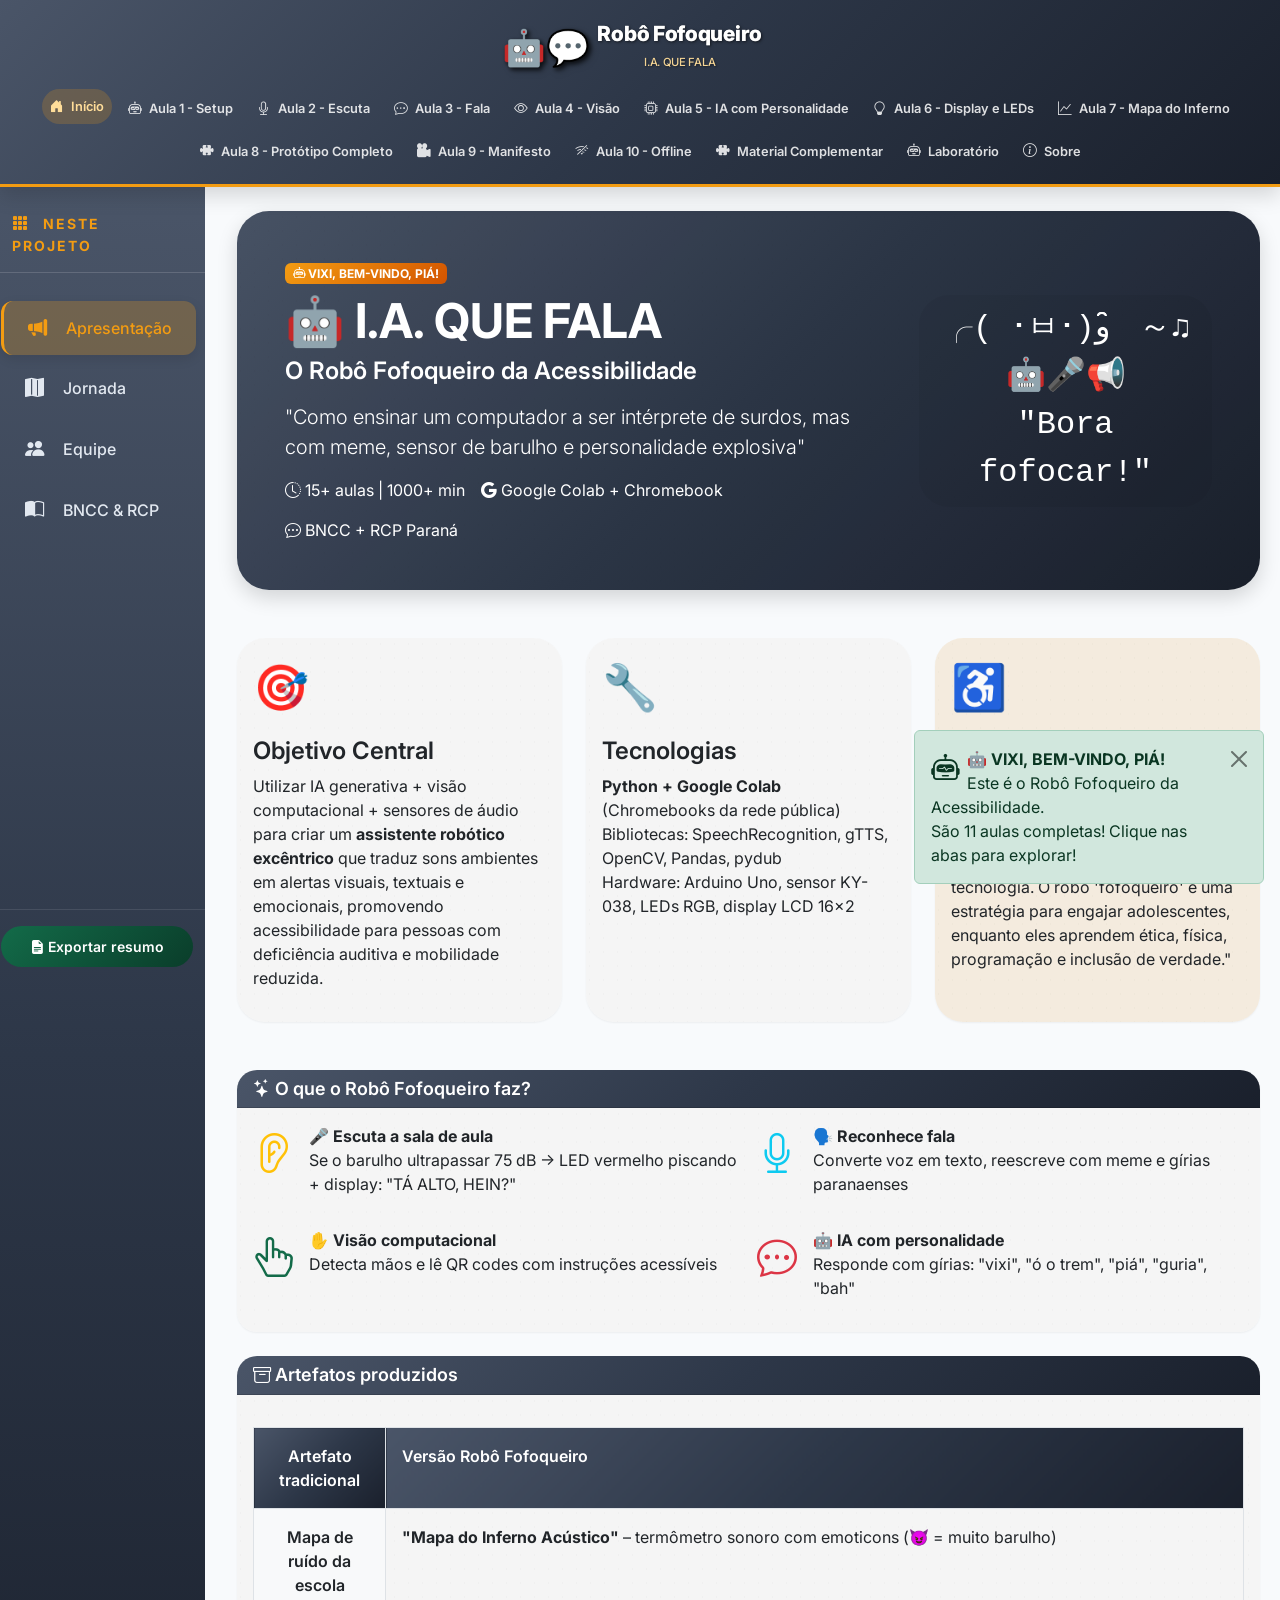
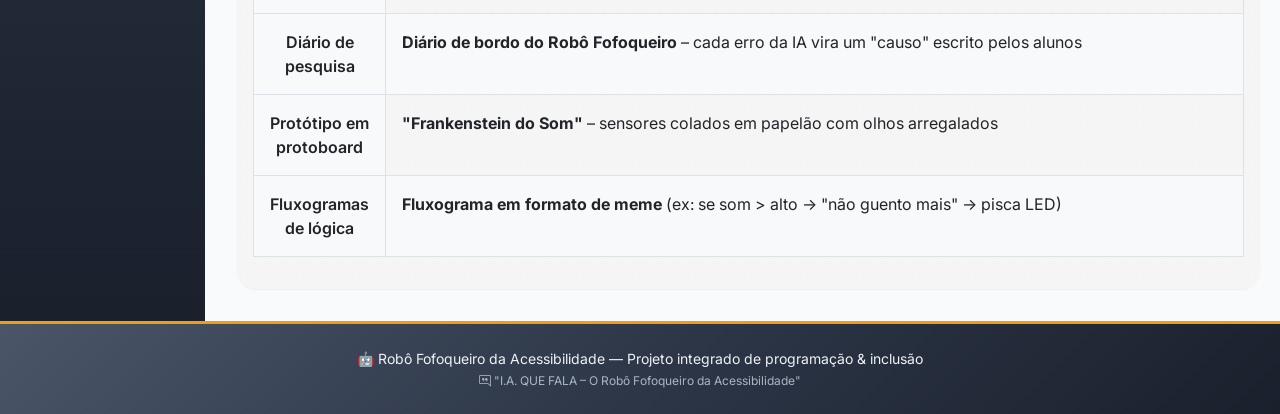
<file: index.html>
<!doctype html>
<html lang="pt-BR">
  <head>
    <meta charset="UTF-8" />
    <meta
      name="viewport"
      content="width=device-width, initial-scale=1.0, user-scalable=yes"
    />
    <title>Robô Fofoqueiro | I.A. QUE FALA</title>
    <!-- Bootstrap 5 + Icons + Google Fonts -->
    <link
      href="https://cdn.jsdelivr.net/npm/bootstrap@5.3.0-alpha1/dist/css/bootstrap.min.css"
      rel="stylesheet"
    />
    <link
      rel="stylesheet"
      href="https://cdn.jsdelivr.net/npm/bootstrap-icons@1.11.3/font/bootstrap-icons.min.css"
    />
    <link
      href="https://fonts.googleapis.com/css2?family=Inter:opsz,wght@14..32,300;14..32,400;14..32,600;14..32,700;14..32,800&display=swap"
      rel="stylesheet"
    />
    <!-- CSS Custom -->
    <link rel="stylesheet" href="assets/css/style.css" />
  </head>

  <body>
    <!-- MENU SUPERIOR (projeto principal) -->
    <nav class="navbar navbar-expand-lg menu-projeto-principal sticky-top">
      <div class="container-fluid px-4">
        <a
          class="navbar-brand d-flex align-items-center gap-2"
          href="index.html"
        >
          <span class="robo-icon-principal">🤖💬</span>
          <span class="brand-text-principal"
            >Robô Fofoqueiro<br /><small class="sub-brand-principal"
              >I.A. QUE FALA</small
            ></span
          >
        </a>
        <button
          class="navbar-toggler"
          type="button"
          data-bs-toggle="collapse"
          data-bs-target="#menuProjetoPrincipal"
          aria-controls="menuProjetoPrincipal"
          aria-expanded="false"
          aria-label="Toggle navigation"
        >
          <span class="navbar-toggler-icon"></span>
        </button>
        <div class="collapse navbar-collapse" id="menuProjetoPrincipal">
          <ul class="navbar-nav ms-auto mb-2 mb-lg-0 gap-2">
            <li class="nav-item">
              <a
                class="nav-link active-projeto"
                data-projeto-aba="inicio"
                href="index.html"
                ><i class="bi bi-house-door-fill"></i> Início</a
              >
            </li>
            <li class="nav-item">
              <a class="nav-link" href="pages/aula_01.html"
                ><i class="bi bi-robot"></i> Aula 1 - Setup</a
              >
            </li>
            <li class="nav-item">
              <a class="nav-link" href="pages/aula_02.html"
                ><i class="bi bi-mic"></i> Aula 2 - Escuta</a
              >
            </li>
            <li class="nav-item">
              <a class="nav-link" href="pages/aula_03.html"
                ><i class="bi bi-chat-dots"></i> Aula 3 - Fala</a
              >
            </li>
            <li class="nav-item">
              <a class="nav-link" href="pages/aula_04.html"
                ><i class="bi bi-eye"></i> Aula 4 - Visão</a
              >
            </li>
            <li class="nav-item">
              <a class="nav-link" href="pages/aula_05.html"
                ><i class="bi bi-cpu"></i> Aula 5 - IA com Personalidade</a
              >
            </li>
            <li class="nav-item">
              <a class="nav-link" href="pages/aula_06.html"
                ><i class="bi bi-lightbulb"></i> Aula 6 - Display e LEDs</a
              >
            </li>
            <li class="nav-item">
              <a class="nav-link" href="pages/aula_07.html"
                ><i class="bi bi-graph-up"></i> Aula 7 - Mapa do Inferno</a
              >
            </li>
            <li class="nav-item">
              <a class="nav-link" href="pages/aula_08.html"
                ><i class="bi bi-puzzle-fill"></i> Aula 8 - Protótipo
                Completo</a
              >
            </li>
            <li class="nav-item">
              <a
                class="nav-link"
                data-projeto-aba="aula9"
                href="pages/aula_09.html"
                ><i class="bi bi-camera-reels-fill"></i> Aula 9 - Manifesto</a
              >
            </li>
            <li class="nav-item">
              <a class="nav-link" href="pages/aula_10.html"
                ><i class="bi bi-wifi-off"></i> Aula 10 - Offline</a
              >
            </li>
            <li class="nav-item">
              <a class="nav-link" href="pages/material_complementar.html"
                ><i class="bi bi-puzzle-fill"></i> Material Complementar</a
              >
            </li>
            <li class="nav-item">
              <a class="nav-link" href="pages/laboratorio.html"
                ><i class="bi bi-robot"></i> Laboratório</a
              >
            </li>
            <li class="nav-item">
              <a class="nav-link" data-projeto-aba="sobre" href="#"
                ><i class="bi bi-info-circle"></i> Sobre</a
              >
            </li>
          </ul>
        </div>
      </div>
    </nav>

    <!-- CONTEÚDO PRINCIPAL COM LAYOUT: MENU LATERAL + ÁREA DE CONTEÚDO -->
    <div class="container-fluid main-layout">
      <div class="row">
        <!-- MENU LATERAL (abas internas da página inicial) -->
        <aside class="col-lg-2 col-md-3 col-sm-4 sidebar-lateral px-0">
          <div class="sidebar-sticky">
            <div class="sidebar-header">
              <i class="bi bi-grid-3x3-gap-fill"></i> Neste projeto
            </div>
            <ul class="nav nav-pills flex-column mb-auto" id="sidebarMenu">
              <li class="nav-item">
                <a
                  href="#"
                  class="nav-link lateral-link active-lateral"
                  data-lateral-aba="apresentacao"
                >
                  <i class="bi bi-megaphone-fill"></i> Apresentação
                </a>
              </li>
              <li class="nav-item">
                <a
                  href="#"
                  class="nav-link lateral-link"
                  data-lateral-aba="jornada"
                >
                  <i class="bi bi-map-fill"></i> Jornada
                </a>
              </li>
              <li class="nav-item">
                <a
                  href="#"
                  class="nav-link lateral-link"
                  data-lateral-aba="equipe"
                >
                  <i class="bi bi-people-fill"></i> Equipe
                </a>
              </li>
              <li class="nav-item">
                <a
                  href="#"
                  class="nav-link lateral-link"
                  data-lateral-aba="bncc"
                >
                  <i class="bi bi-book-half"></i> BNCC & RCP
                </a>
              </li>
            </ul>
            <div class="sidebar-footer">
              <button
                id="btnExportarProjeto"
                class="btn btn-download-lateral w-100"
              >
                <i class="bi bi-file-earmark-text-fill"></i> Exportar resumo
              </button>
            </div>
          </div>
        </aside>

        <!-- ÁREA DE CONTEÚDO DINÂMICO -->
        <main class="col-lg-10 col-md-9 col-sm-8 conteudo-principal py-4">
          <!-- Aba 1: Apresentação do Projeto -->
          <div
            id="conteudoApresentacao"
            class="lateral-aba-conteudo active-lateral-aba"
          >
            <!-- Cabeçalho -->
            <div class="card border-0 shadow-lg mb-5 bg-degrade-header">
              <div class="card-body p-4 p-md-5">
                <div class="row align-items-center">
                  <div class="col-md-8">
                    <span class="badge bg-warning text-dark mb-2"
                      ><i class="bi bi-robot"></i> VIXI, BEM-VINDO, PIÁ!</span
                    >
                    <h1 class="display-5 fw-bold">🤖 I.A. QUE FALA</h1>
                    <h2 class="h3 mb-3">O Robô Fofoqueiro da Acessibilidade</h2>
                    <p class="lead mt-3">
                      "Como ensinar um computador a ser intérprete de surdos,
                      mas com meme, sensor de barulho e personalidade explosiva"
                    </p>
                    <div class="mt-3 d-flex flex-wrap gap-3">
                      <div>
                        <i class="bi bi-clock-history"></i> 15+ aulas | 1000+
                        min
                      </div>
                      <div>
                        <i class="bi bi-google"></i> Google Colab + Chromebook
                      </div>
                      <div>
                        <i class="bi bi-chat-dots"></i> BNCC + RCP Paraná
                      </div>
                    </div>
                  </div>
                  <div class="col-md-4 text-center">
                    <div class="robo-ascii-animado">
                      ╭( ･ㅂ･)و ̑̑ ～♫<br />🤖🎤📢<br />"Bora fofocar!"
                    </div>
                  </div>
                </div>
              </div>
            </div>

            <!-- Cards de introdução -->
            <div class="row g-4 mb-5">
              <div class="col-md-6 col-lg-4">
                <div class="card h-100 border-0 shadow-sm etapa-card">
                  <div class="card-body">
                    <div class="etapa-icon">🎯</div>
                    <h3>Objetivo Central</h3>
                    <p>
                      Utilizar IA generativa + visão computacional + sensores de
                      áudio para criar um
                      <strong>assistente robótico excêntrico</strong> que traduz
                      sons ambientes em alertas visuais, textuais e emocionais,
                      promovendo acessibilidade para pessoas com deficiência
                      auditiva e mobilidade reduzida.
                    </p>
                  </div>
                </div>
              </div>
              <div class="col-md-6 col-lg-4">
                <div class="card h-100 border-0 shadow-sm etapa-card">
                  <div class="card-body">
                    <div class="etapa-icon">🔧</div>
                    <h3>Tecnologias</h3>
                    <p>
                      <strong>Python + Google Colab</strong> (Chromebooks da
                      rede pública)<br />
                      Bibliotecas: SpeechRecognition, gTTS, OpenCV, Pandas,
                      pydub<br />
                      Hardware: Arduino Uno, sensor KY-038, LEDs RGB, display
                      LCD 16x2
                    </p>
                  </div>
                </div>
              </div>
              <div class="col-md-6 col-lg-4">
                <div
                  class="card h-100 border-0 shadow-sm etapa-card bg-inclusao"
                >
                  <div class="card-body">
                    <div class="etapa-icon">♿</div>
                    <h3>Acessibilidade com Humor</h3>
                    <p>
                      "O projeto não zomba da acessibilidade –
                      <strong>zomba do formato chato e engessado</strong> de
                      ensinar tecnologia. O robô 'fofoqueiro' é uma estratégia
                      para engajar adolescentes, enquanto eles aprendem ética,
                      física, programação e inclusão de verdade."
                    </p>
                  </div>
                </div>
              </div>
            </div>

            <!-- O que o robô faz -->
            <div class="card border-0 shadow-sm mb-4">
              <div class="card-header bg-grafite text-white">
                <h5 class="mb-0">
                  <i class="bi bi-stars"></i> O que o Robô Fofoqueiro faz?
                </h5>
              </div>
              <div class="card-body">
                <div class="row g-3">
                  <div class="col-md-6">
                    <div class="d-flex gap-3 mb-3">
                      <i class="bi bi-ear fs-1 text-warning"></i>
                      <div>
                        <strong>🎤 Escuta a sala de aula</strong><br />Se o
                        barulho ultrapassar 75 dB → LED vermelho piscando +
                        display: "TÁ ALTO, HEIN?"
                      </div>
                    </div>
                  </div>
                  <div class="col-md-6">
                    <div class="d-flex gap-3 mb-3">
                      <i class="bi bi-mic fs-1 text-info"></i>
                      <div>
                        <strong>🗣️ Reconhece fala</strong><br />Converte voz em
                        texto, reescreve com meme e gírias paranaenses
                      </div>
                    </div>
                  </div>
                  <div class="col-md-6">
                    <div class="d-flex gap-3 mb-3">
                      <i class="bi bi-hand-index-thumb fs-1 text-success"></i>
                      <div>
                        <strong>✋ Visão computacional</strong><br />Detecta
                        mãos e lê QR codes com instruções acessíveis
                      </div>
                    </div>
                  </div>
                  <div class="col-md-6">
                    <div class="d-flex gap-3 mb-3">
                      <i class="bi bi-chat-dots fs-1 text-danger"></i>
                      <div>
                        <strong>🤖 IA com personalidade</strong><br />Responde
                        com gírias: "vixi", "ó o trem", "piá", "guria", "bah"
                      </div>
                    </div>
                  </div>
                </div>
              </div>
            </div>

            <!-- Artefatos produzidos -->
            <div class="card border-0 shadow-sm">
              <div class="card-header bg-grafite text-white">
                <h5 class="mb-0">
                  <i class="bi bi-archive"></i> Artefatos produzidos
                </h5>
              </div>
              <div class="card-body">
                <div class="table-responsive">
                  <table class="tabela-etapas">
                    <thead>
                      <tr>
                        <th>Artefato tradicional</th>
                        <th>Versão Robô Fofoqueiro</th>
                      </tr>
                    </thead>
                    <tbody>
                      <tr>
                        <td>Mapa de ruído da escola</td>
                        <td>
                          <strong>"Mapa do Inferno Acústico"</strong> –
                          termômetro sonoro com emoticons (😈 = muito barulho)
                        </td>
                      </tr>
                      <tr>
                        <td>Diário de pesquisa</td>
                        <td>
                          <strong>Diário de bordo do Robô Fofoqueiro</strong> –
                          cada erro da IA vira um "causo" escrito pelos alunos
                        </td>
                      </tr>
                      <tr>
                        <td>Protótipo em protoboard</td>
                        <td>
                          <strong>"Frankenstein do Som"</strong> – sensores
                          colados em papelão com olhos arregalados
                        </td>
                      </tr>
                      <tr>
                        <td>Fluxogramas de lógica</td>
                        <td>
                          <strong>Fluxograma em formato de meme</strong> (ex: se
                          som > alto → "não guento mais" → pisca LED)
                        </td>
                      </tr>
                    </tbody>
                  </table>
                </div>
              </div>
            </div>
          </div>

          <!-- Aba 2: Jornada de Aprendizagem -->
          <div id="conteudoJornada" class="lateral-aba-conteudo">
            <div class="card border-0 shadow-lg mb-5 bg-degrade-header">
              <div class="card-body p-4 p-md-5">
                <h1 class="display-5 fw-bold">
                  <i class="bi bi-map-fill"></i> Mapa da Jornada
                </h1>
                <p class="lead">
                  10 passos para dominar o Robô Fofoqueiro – do setup à versão
                  offline
                </p>
              </div>
            </div>

            <div class="card border-0 shadow-sm mb-4">
              <div class="card-header bg-grafite text-white">
                <h5 class="mb-0">
                  <i class="bi bi-calendar-week"></i> Sequência recomendada de
                  aulas
                </h5>
              </div>
              <div class="card-body p-0">
                <div class="table-responsive">
                  <table class="tabela-etapas mb-0">
                    <thead>
                      <tr>
                        <th>#</th>
                        <th>Prompt</th>
                        <th>Foco</th>
                        <th>Tempo</th>
                      </tr>
                    </thead>
                    <tbody>
                      <tr>
                        <td>1</td>
                        <td><strong>Setup do ambiente</strong></td>
                        <td>Criar ambiente no Google Colab</td>
                        <td>1 aula</td>
                      </tr>
                      <tr>
                        <td>2</td>
                        <td><strong>Sensor de som irreverente</strong></td>
                        <td>Medir dB e tomar decisões com memes</td>
                        <td>2 aulas</td>
                      </tr>
                      <tr>
                        <td>3</td>
                        <td><strong>Reconhecimento de fala</strong></td>
                        <td>Converter voz em texto com personalidade</td>
                        <td>2 aulas</td>
                      </tr>
                      <tr>
                        <td>4</td>
                        <td><strong>Visão computacional simples</strong></td>
                        <td>Detectar mão e QR code com câmera</td>
                        <td>2 aulas</td>
                      </tr>
                      <tr>
                        <td>5</td>
                        <td><strong>Robô com personalidade</strong></td>
                        <td>Integrar IA generativa com regionalismo</td>
                        <td>2 aulas</td>
                      </tr>
                      <tr>
                        <td>6</td>
                        <td><strong>Display e LEDs</strong></td>
                        <td>Simular hardware ou usar física</td>
                        <td>2 aulas</td>
                      </tr>
                      <tr>
                        <td>7</td>
                        <td><strong>Mapa do Inferno Acústico</strong></td>
                        <td>Visualização de dados com emojis</td>
                        <td>1 aula</td>
                      </tr>
                      <tr>
                        <td>8</td>
                        <td><strong>Protótipo completo</strong></td>
                        <td>Integrar tudo em um sistema único</td>
                        <td>3 aulas</td>
                      </tr>
                      <tr>
                        <td>9</td>
                        <td><strong>Manifesto e vídeo</strong></td>
                        <td>Roteiro para produto final</td>
                        <td>2 aulas</td>
                      </tr>
                      <tr>
                        <td>10</td>
                        <td><strong>Versão offline</strong></td>
                        <td>Adaptar para escolas sem internet</td>
                        <td>2 aulas</td>
                      </tr>
                    </tbody>
                  </table>
                </div>
              </div>
            </div>

            <!-- Cards das aulas -->
            <div class="row g-4">
              <div class="col-md-6 col-lg-3">
                <div
                  class="card h-100 border-0 shadow-sm etapa-card text-center"
                >
                  <div class="card-body">
                    <div class="etapa-icon">📦</div>
                    <h5>Aula 1</h5>
                    <p class="fw-bold">Setup no Colab</p>
                    <a
                      href="pages/aula_01.html"
                      class="btn btn-sm btn-outline-primary mt-2"
                      >Acessar <i class="bi bi-arrow-right"></i
                    ></a>
                  </div>
                </div>
              </div>
              <div class="col-md-6 col-lg-3">
                <div
                  class="card h-100 border-0 shadow-sm etapa-card text-center"
                >
                  <div class="card-body">
                    <div class="etapa-icon">🎤</div>
                    <h5>Aula 2</h5>
                    <p class="fw-bold">Sensor de Som</p>
                    <a
                      href="pages/aula_02.html"
                      class="btn btn-sm btn-outline-primary mt-2"
                      >Acessar <i class="bi bi-arrow-right"></i
                    ></a>
                  </div>
                </div>
              </div>
              <div class="col-md-6 col-lg-3">
                <div
                  class="card h-100 border-0 shadow-sm etapa-card text-center"
                >
                  <div class="card-body">
                    <div class="etapa-icon">🗣️</div>
                    <h5>Aula 3</h5>
                    <p class="fw-bold">Reconhecimento de Fala</p>
                    <a
                      href="pages/aula_03.html"
                      class="btn btn-sm btn-outline-primary mt-2"
                      >Acessar <i class="bi bi-arrow-right"></i
                    ></a>
                  </div>
                </div>
              </div>
              <div class="col-md-6 col-lg-3">
                <div
                  class="card h-100 border-0 shadow-sm etapa-card text-center"
                >
                  <div class="card-body">
                    <div class="etapa-icon">👁️</div>
                    <h5>Aula 4</h5>
                    <p class="fw-bold">Visão Computacional</p>
                    <a
                      href="pages/aula_04.html"
                      class="btn btn-sm btn-outline-primary mt-2"
                      >Acessar <i class="bi bi-arrow-right"></i
                    ></a>
                  </div>
                </div>
              </div>
              <!-- Cards das Aulas 5 a 11 (adicionados) -->
              <div class="col-md-6 col-lg-3">
                <div
                  class="card h-100 border-0 shadow-sm etapa-card text-center"
                >
                  <div class="card-body">
                    <div class="etapa-icon">🧠</div>
                    <h5>Aula 5</h5>
                    <p class="fw-bold">IA com Personalidade</p>
                    <a
                      href="pages/aula_05.html"
                      class="btn btn-sm btn-outline-primary mt-2"
                      >Acessar <i class="bi bi-arrow-right"></i
                    ></a>
                  </div>
                </div>
              </div>
              <div class="col-md-6 col-lg-3">
                <div
                  class="card h-100 border-0 shadow-sm etapa-card text-center"
                >
                  <div class="card-body">
                    <div class="etapa-icon">💡</div>
                    <h5>Aula 6</h5>
                    <p class="fw-bold">Display e LEDs</p>
                    <a
                      href="pages/aula_06.html"
                      class="btn btn-sm btn-outline-primary mt-2"
                      >Acessar <i class="bi bi-arrow-right"></i
                    ></a>
                  </div>
                </div>
              </div>
              <div class="col-md-6 col-lg-3">
                <div
                  class="card h-100 border-0 shadow-sm etapa-card text-center"
                >
                  <div class="card-body">
                    <div class="etapa-icon">📊</div>
                    <h5>Aula 7</h5>
                    <p class="fw-bold">Mapa do Inferno</p>
                    <a
                      href="pages/aula_07.html"
                      class="btn btn-sm btn-outline-primary mt-2"
                      >Acessar <i class="bi bi-arrow-right"></i
                    ></a>
                  </div>
                </div>
              </div>
              <div class="col-md-6 col-lg-3">
                <div
                  class="card h-100 border-0 shadow-sm etapa-card text-center"
                >
                  <div class="card-body">
                    <div class="etapa-icon">🧩</div>
                    <h5>Aula 8</h5>
                    <p class="fw-bold">Protótipo Completo</p>
                    <a
                      href="pages/aula_08.html"
                      class="btn btn-sm btn-outline-primary mt-2"
                      >Acessar <i class="bi bi-arrow-right"></i
                    ></a>
                  </div>
                </div>
              </div>
              <div class="col-md-6 col-lg-3">
                <div
                  class="card h-100 border-0 shadow-sm etapa-card text-center"
                >
                  <div class="card-body">
                    <div class="etapa-icon">🎬</div>
                    <h5>Aula 9</h5>
                    <p class="fw-bold">Manifesto e Vídeo</p>
                    <a
                      href="pages/aula_09.html"
                      class="btn btn-sm btn-outline-primary mt-2"
                      >Acessar <i class="bi bi-arrow-right"></i
                    ></a>
                  </div>
                </div>
              </div>
              <div class="col-md-6 col-lg-3">
                <div
                  class="card h-100 border-0 shadow-sm etapa-card text-center"
                >
                  <div class="card-body">
                    <div class="etapa-icon">📦</div>
                    <h5>Aula 10</h5>
                    <p class="fw-bold">Versão Offline</p>
                    <a
                      href="pages/aula_10.html"
                      class="btn btn-sm btn-outline-primary mt-2"
                      >Acessar <i class="bi bi-arrow-right"></i
                    ></a>
                  </div>
                </div>
              </div>
              <div class="col-md-6 col-lg-3">
                <div
                  class="card h-100 border-0 shadow-sm etapa-card text-center"
                >
                  <div class="card-body">
                    <div class="etapa-icon">📚</div>
                    <h5>Material Complementar</h5>
                    <p class="fw-bold">BNCC, RCP e Avaliação</p>
                    <a
                      href="pages/material_complementar.html"
                      class="btn btn-sm btn-outline-primary mt-2"
                      >Acessar <i class="bi bi-arrow-right"></i
                    ></a>
                  </div>
                </div>
              </div>
            </div>
          </div>

          <!-- Aba 3: Equipe -->
          <div id="conteudoEquipe" class="lateral-aba-conteudo">
            <div class="card border-0 shadow-lg mb-5 bg-degrade-header">
              <div class="card-body p-4 p-md-5">
                <h1 class="display-5 fw-bold">
                  <i class="bi bi-people-fill"></i> Equipe do Projeto
                </h1>
                <p class="lead">Quem está por trás dessa bagunça organizada</p>
              </div>
            </div>

            <div class="row g-4 mb-5">
              <div class="col-md-6 col-lg-4">
                <div
                  class="card h-100 border-0 shadow-sm etapa-card text-center"
                >
                  <div class="card-body">
                    <div class="etapa-icon">👩‍🏫</div>
                    <h3>Tutora</h3>
                    <p class="fw-bold fs-5">Gisele Nunes</p>
                    <p>
                      Orientadora do projeto, responsável por transformar
                      bagulho doido em aprendizado de verdade.
                    </p>
                  </div>
                </div>
              </div>
              <div class="col-md-6 col-lg-4">
                <div
                  class="card h-100 border-0 shadow-sm etapa-card text-center"
                >
                  <div class="card-body">
                    <div class="etapa-icon">👨‍🎓👩‍🎓</div>
                    <h3>Estudantes</h3>
                    <p class="fw-bold">Programação - Ensino Médio</p>
                    <p>
                      Alunos das escolas públicas do Paraná que estão
                      desenvolvendo o Robô Fofoqueiro.
                    </p>
                  </div>
                </div>
              </div>
              <div class="col-md-6 col-lg-4">
                <div
                  class="card h-100 border-0 shadow-sm etapa-card text-center bg-inclusao"
                >
                  <div class="card-body">
                    <div class="etapa-icon">🤝</div>
                    <h3>Parceiros</h3>
                    <p>
                      SEED-PR | Programa Inovação Educação | Comunidade escolar
                    </p>
                  </div>
                </div>
              </div>
            </div>

            <!-- Produto final -->
            <div class="card border-0 shadow-sm">
              <div class="card-header bg-grafite text-white">
                <h5 class="mb-0">
                  <i class="bi bi-trophy-fill"></i> Produto Final
                </h5>
              </div>
              <div class="card-body">
                <div class="row align-items-center">
                  <div class="col-md-8">
                    <h4>
                      🎭 "Show de Talentos Robóticos – O Robô Fofoqueiro no
                      Auditório"
                    </h4>
                    <p>Cada grupo apresenta:</p>
                    <ul>
                      <li>
                        Um
                        <strong>protótipo funcional do robô</strong> (simulado
                        no Tinkercad ou real com Arduino)
                      </li>
                      <li>
                        Um <strong>vídeo de 2 minutos</strong> (estilo TikTok
                        explicativo) mostrando o robô falando/falhando/acertando
                      </li>
                      <li>
                        Um <strong>manifesto técnico-meme</strong> (ex: "A
                        acessibilidade não precisa ser sem graça")
                      </li>
                      <li>
                        Um
                        <strong>código comentado com gírias paranaenses</strong>
                        (ex: "# esse elif é pra quando o bagulho fica louco")
                      </li>
                    </ul>
                  </div>
                  <div class="col-md-4 text-center">
                    <div class="robo-ascii-animado" style="font-size: 3rem">
                      🎭🤖✨<br />É SHOW!
                    </div>
                  </div>
                </div>
              </div>
            </div>
          </div>

          <!-- Aba 4: BNCC e RCP -->
          <div id="conteudoBncc" class="lateral-aba-conteudo">
            <div class="card border-0 shadow-lg mb-5 bg-degrade-header">
              <div class="card-body p-4 p-md-5">
                <h1 class="display-5 fw-bold">
                  <i class="bi bi-book-half"></i> BNCC & RCP Paraná
                </h1>
                <p class="lead">
                  Referenciais curriculares trabalhados no projeto
                </p>
              </div>
            </div>

            <div class="row g-4">
              <div class="col-md-6">
                <div class="card border-0 shadow-sm h-100">
                  <div class="card-body">
                    <h4>
                      <i class="bi bi-flag-fill text-warning"></i> BNCC (Ensino
                      Médio)
                    </h4>
                    <hr />
                    <p><strong>Linguagens:</strong></p>
                    <span class="badge-bncc">EM13LGG101</span>
                    <span class="badge-bncc">EM13LGG304</span>
                    <span class="badge-bncc">EM13LGG701-704</span>
                    <span class="badge-bncc">EM13LP16</span>
                    <p class="mt-3"><strong>Matemática:</strong></p>
                    <span class="badge-bncc">EM13MAT405</span>
                    <span class="badge-bncc">EM13MAT503</span>
                    <p class="mt-3"><strong>Ciências da Natureza:</strong></p>
                    <span class="badge-bncc">EM13CNT101</span>
                    <span class="badge-bncc">EM13CNT102</span>
                    <span class="badge-bncc">EM13CNT104</span>
                    <span class="badge-bncc">EM13CNT206</span>
                    <span class="badge-bncc">EM13CNT303</span>
                  </div>
                </div>
              </div>
              <div class="col-md-6">
                <div class="card border-0 shadow-sm h-100">
                  <div class="card-body">
                    <h4>
                      <i class="bi bi-tree-fill text-success"></i> RCP - Paraná
                    </h4>
                    <hr />
                    <p>
                      <strong>Língua Portuguesa:</strong> Oralidade, Produção de
                      texto
                    </p>
                    <p>
                      <strong>Matemática:</strong> Pensamento Computacional,
                      Estatística
                    </p>
                    <p><strong>Física:</strong> Ondulatória, Eletricidade</p>
                    <p><strong>Tecnologia e Sociedade</strong></p>
                    <p><strong>Programação:</strong> Algoritmos, Bibliotecas</p>
                    <p><strong>Robótica:</strong> Prototipagem</p>
                    <p><strong>Ética e Tecnologia</strong></p>
                    <p><strong>Cidadania Digital</strong></p>
                  </div>
                </div>
              </div>
            </div>

            <!-- Competências Gerais -->
            <div class="card border-0 shadow-sm mt-4">
              <div class="card-header bg-grafite text-white">
                <h5 class="mb-0">
                  <i class="bi bi-star-fill"></i> Competências Gerais da BNCC
                </h5>
              </div>
              <div class="card-body">
                <div class="row">
                  <div class="col-md-4">
                    <span class="badge-bncc">Competência 1</span> - Conhecimento
                  </div>
                  <div class="col-md-4">
                    <span class="badge-bncc">Competência 2</span> - Curiosidade
                  </div>
                  <div class="col-md-4">
                    <span class="badge-bncc">Competência 4</span> - Linguagens
                  </div>
                  <div class="col-md-4 mt-2">
                    <span class="badge-bncc">Competência 5</span> - Tecnologias
                    digitais
                  </div>
                  <div class="col-md-4 mt-2">
                    <span class="badge-bncc">Competência 6</span> - Trabalho em
                    equipe
                  </div>
                  <div class="col-md-4 mt-2">
                    <span class="badge-bncc">Competência 7</span> - Argumentação
                  </div>
                  <div class="col-md-4 mt-2">
                    <span class="badge-bncc">Competência 8</span> -
                    Autoconhecimento
                  </div>
                  <div class="col-md-4 mt-2">
                    <span class="badge-bncc">Competência 10</span> - Autonomia
                  </div>
                </div>
              </div>
            </div>
          </div>
        </main>
      </div>
    </div>

    <footer class="footer-custom">
      <div class="container-fluid">
        <p class="mb-0">
          🤖 Robô Fofoqueiro da Acessibilidade — Projeto integrado de
          programação & inclusão
        </p>
        <small
          ><i class="bi bi-chat-right-quote"></i> "I.A. QUE FALA – O Robô
          Fofoqueiro da Acessibilidade"</small
        >
      </div>
    </footer>

    <!-- Bootstrap JS -->
    <script src="https://cdn.jsdelivr.net/npm/bootstrap@5.3.0-alpha1/dist/js/bootstrap.bundle.min.js"></script>
    <!-- Script custom -->
    <script src="assets/js/script.js"></script>
  </body>
</html>
</file>
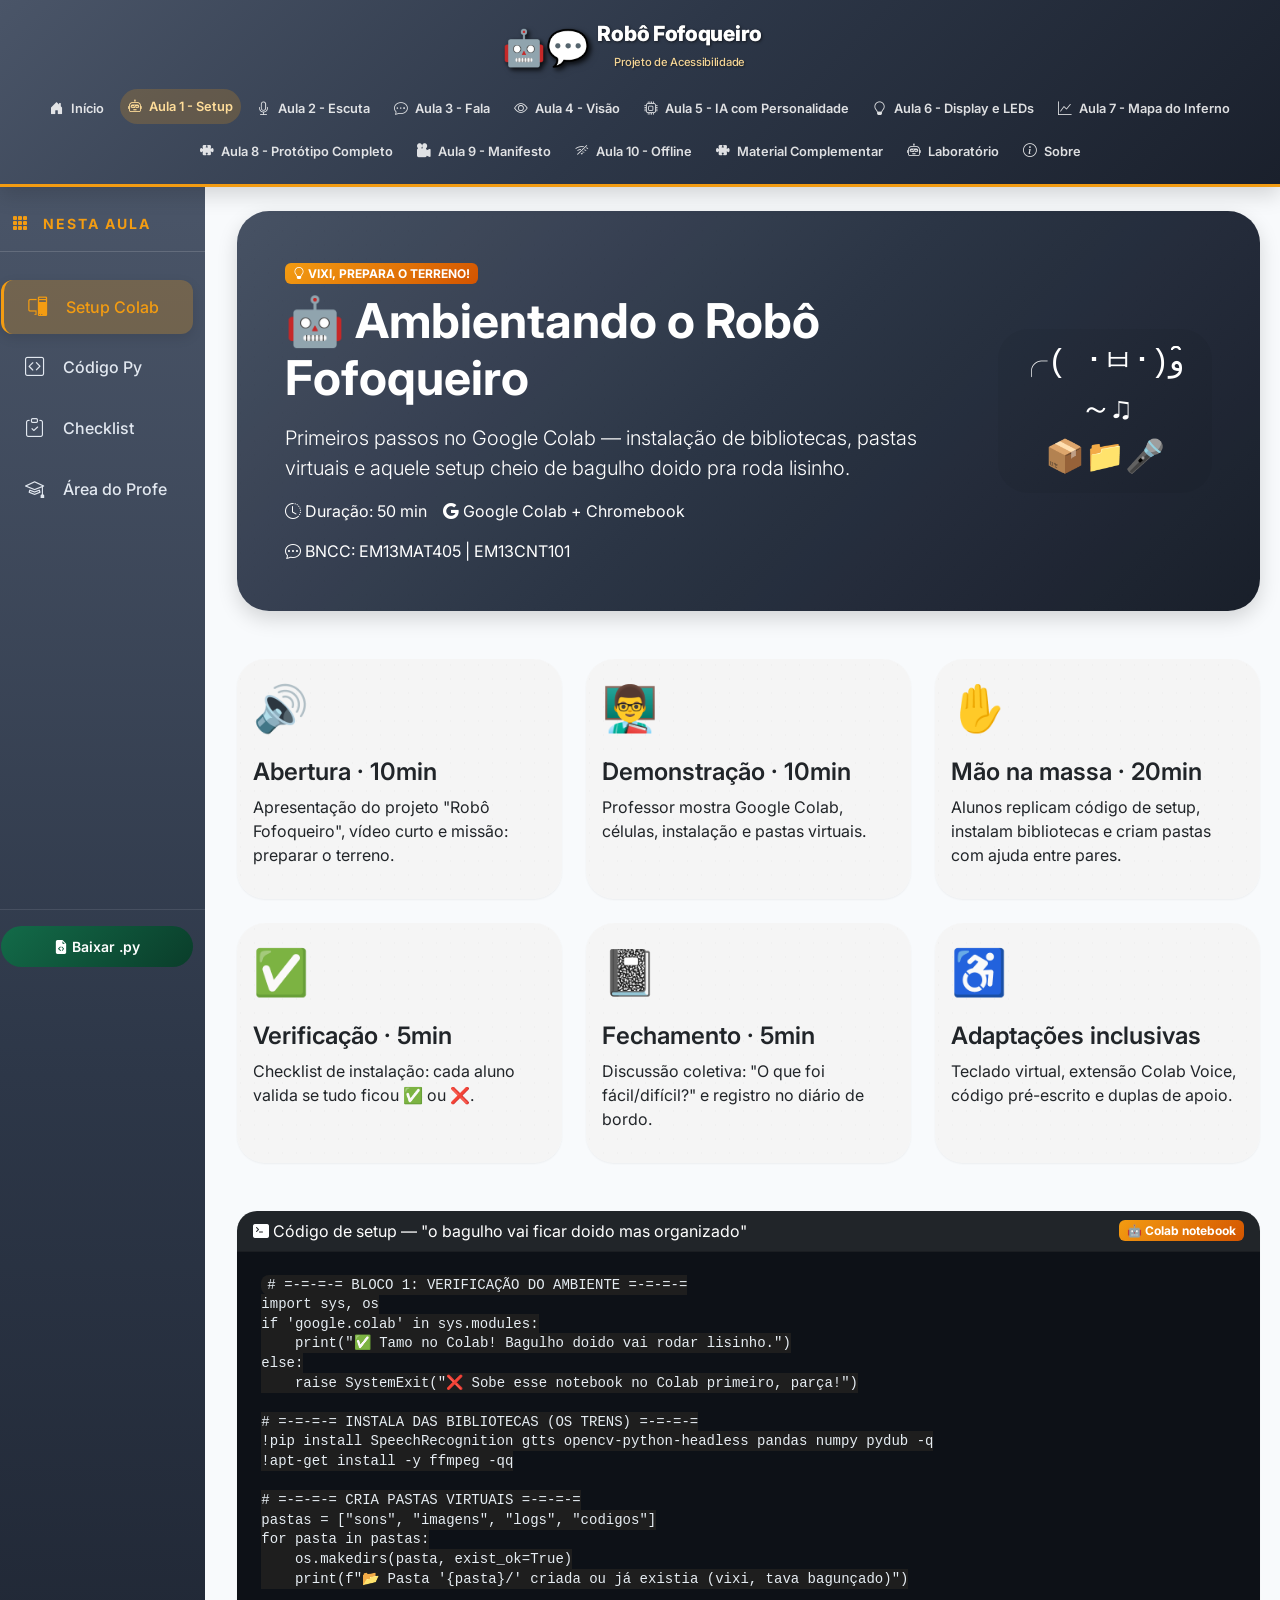
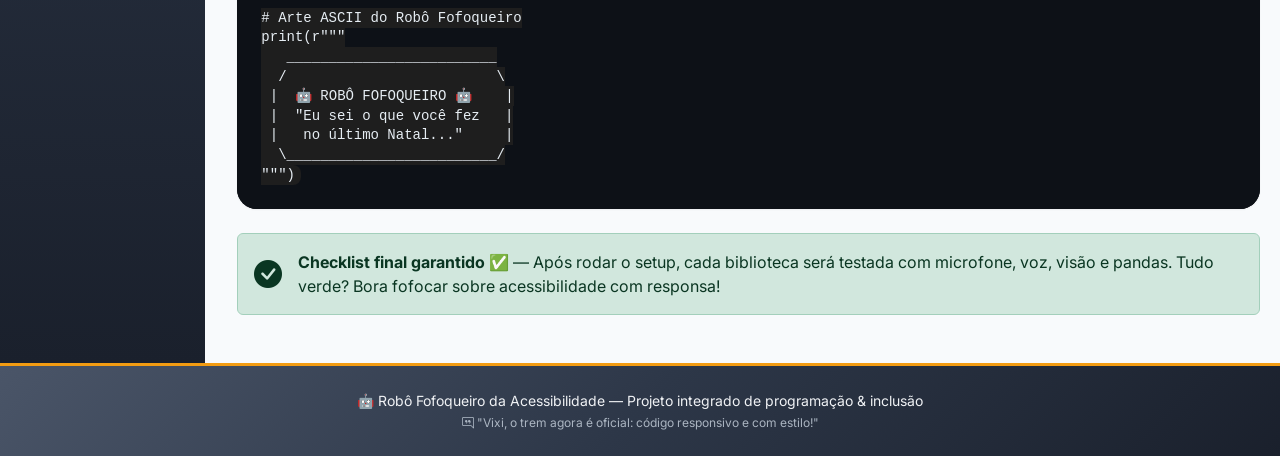
<file: pages/aula_01.html>
<!doctype html>
<html lang="pt-BR">
  <head>
    <meta charset="UTF-8" />
    <meta
      name="viewport"
      content="width=device-width, initial-scale=1.0, user-scalable=yes"
    />
    <title>Robô Fofoqueiro | Setup no Google Colab</title>
    <!-- Bootstrap 5 + Icons + Google Fonts -->
    <link
      href="https://cdn.jsdelivr.net/npm/bootstrap@5.3.0-alpha1/dist/css/bootstrap.min.css"
      rel="stylesheet"
    />
    <link
      rel="stylesheet"
      href="https://cdn.jsdelivr.net/npm/bootstrap-icons@1.11.3/font/bootstrap-icons.min.css"
    />
    <link
      href="https://fonts.googleapis.com/css2?family=Inter:opsz,wght@14..32,300;14..32,400;14..32,600;14..32,700;14..32,800&display=swap"
      rel="stylesheet"
    />
    <!-- CSS Custom -->
    <link rel="stylesheet" href="../assets/css/style.css" />
  </head>

  <body>
    <!-- MENU SUPERIOR (para futuras abas do projeto maior) -->
    <nav class="navbar navbar-expand-lg menu-projeto-principal sticky-top">
      <div class="container-fluid px-4">
        <a
          class="navbar-brand d-flex align-items-center gap-2"
          href="../index.html"
        >
          <span class="robo-icon-principal">🤖💬</span>
          <span class="brand-text-principal"
            >Robô Fofoqueiro<br /><small class="sub-brand-principal"
              >Projeto de Acessibilidade</small
            ></span
          >
        </a>
        <button
          class="navbar-toggler"
          type="button"
          data-bs-toggle="collapse"
          data-bs-target="#menuProjetoPrincipal"
          aria-controls="menuProjetoPrincipal"
          aria-expanded="false"
          aria-label="Toggle navigation"
        >
          <span class="navbar-toggler-icon"></span>
        </button>
        <div class="collapse navbar-collapse" id="menuProjetoPrincipal">
          <ul class="navbar-nav ms-auto mb-2 mb-lg-0 gap-2">
            <li class="nav-item">
              <a class="nav-link" data-projeto-aba="inicio" href="../index.html"
                ><i class="bi bi-house-door-fill"></i> Início</a
              >
            </li>
            <li class="nav-item">
              <a
                class="nav-link active-projeto"
                data-projeto-aba="aula1"
                href="aula_01.html"
                ><i class="bi bi-robot"></i> Aula 1 - Setup</a
              >
            </li>
            <li class="nav-item">
              <a class="nav-link" data-projeto-aba="aula2" href="aula_02.html"
                ><i class="bi bi-mic"></i> Aula 2 - Escuta</a
              >
            </li>
            <li class="nav-item">
              <a class="nav-link" data-projeto-aba="aula3" href="aula_03.html"
                ><i class="bi bi-chat-dots"></i> Aula 3 - Fala</a
              >
            </li>
            <li class="nav-item">
              <a class="nav-link" data-projeto-aba="aula4" href="#"
                ><i class="bi bi-eye"></i> Aula 4 - Visão</a
              >
            </li>
            <li class="nav-item">
              <a class="nav-link" data-projeto-aba="aula5" href="aula_05.html"
                ><i class="bi bi-cpu"></i> Aula 5 - IA com Personalidade</a
              >
            </li>
            <li class="nav-item">
              <a class="nav-link" data-projeto-aba="aula6" href="aula_06.html"
                ><i class="bi bi-lightbulb"></i> Aula 6 - Display e LEDs</a
              >
            </li>
            <li class="nav-item">
              <a class="nav-link" data-projeto-aba="aula7" href="aula_07.html"
                ><i class="bi bi-graph-up"></i> Aula 7 - Mapa do Inferno</a
              >
            </li>
            <li class="nav-item">
              <a class="nav-link" data-projeto-aba="aula8" href="aula_08.html"
                ><i class="bi bi-puzzle-fill"></i> Aula 8 - Protótipo
                Completo</a
              >
            </li>
            <li class="nav-item">
              <a class="nav-link" data-projeto-aba="aula9" href="aula_09.html"
                ><i class="bi bi-camera-reels-fill"></i> Aula 9 - Manifesto</a
              >
            </li>
            <li class="nav-item">
              <a class="nav-link" data-projeto-aba="aula10" href="aula_10.html"
                ><i class="bi bi-wifi-off"></i> Aula 10 - Offline</a
              >
            </li>
            <li class="nav-item">
              <a
                class="nav-link"
                data-projeto-aba="aula11"
                href="material_complementar.html"
                ><i class="bi bi-puzzle-fill"></i> Material Complementar</a
              >
            </li>
            <li class="nav-item">
              <a
                class="nav-link"
                data-projeto-aba="laboratorio"
                href="laboratorio.html"
                ><i class="bi bi-robot"></i> Laboratório</a
              >
            </li>
            <li class="nav-item">
              <a class="nav-link" data-projeto-aba="sobre" href="#"
                ><i class="bi bi-info-circle"></i> Sobre</a
              >
            </li>
          </ul>
        </div>
      </div>
    </nav>

    <!-- CONTEÚDO PRINCIPAL COM LAYOUT: MENU LATERAL + ÁREA DE CONTEÚDO -->
    <div class="container-fluid main-layout">
      <div class="row">
        <!-- MENU LATERAL (abas internas da aula atual) -->
        <aside class="col-lg-2 col-md-3 col-sm-4 sidebar-lateral px-0">
          <div class="sidebar-sticky">
            <div class="sidebar-header">
              <i class="bi bi-grid-3x3-gap-fill"></i> Nesta aula
            </div>
            <ul class="nav nav-pills flex-column mb-auto" id="sidebarMenu">
              <li class="nav-item">
                <a
                  href="#"
                  class="nav-link lateral-link active-lateral"
                  data-lateral-aba="setup"
                >
                  <i class="bi bi-pc-display"></i> Setup Colab
                </a>
              </li>
              <li class="nav-item">
                <a
                  href="#"
                  class="nav-link lateral-link"
                  data-lateral-aba="codigo"
                >
                  <i class="bi bi-code-square"></i> Código Py
                </a>
              </li>
              <li class="nav-item">
                <a
                  href="#"
                  class="nav-link lateral-link"
                  data-lateral-aba="checklist"
                >
                  <i class="bi bi-clipboard-check"></i> Checklist
                </a>
              </li>
              <li class="nav-item">
                <a
                  href="#"
                  class="nav-link lateral-link"
                  data-lateral-aba="professor"
                >
                  <i class="bi bi-mortarboard"></i> Área do Profe
                </a>
              </li>
            </ul>
            <div class="sidebar-footer">
              <button
                id="btnDownloadPyLateral"
                class="btn btn-download-lateral w-100"
              >
                <i class="bi bi-file-earmark-code-fill"></i> Baixar .py
              </button>
            </div>
          </div>
        </aside>

        <!-- ÁREA DE CONTEÚDO DINÂMICO -->
        <main class="col-lg-10 col-md-9 col-sm-8 conteudo-principal py-4">
          <!-- Aba 1: Setup do ambiente -->
          <div
            id="conteudoSetup"
            class="lateral-aba-conteudo active-lateral-aba"
          >
            <!-- Cabeçalho irreverente -->
            <div class="card border-0 shadow-lg mb-5 bg-degrade-header">
              <div class="card-body p-4 p-md-5">
                <div class="row align-items-center">
                  <div class="col-md-9">
                    <span class="badge bg-warning text-dark mb-2"
                      ><i class="bi bi-lightbulb"></i> VIXI, PREPARA O
                      TERRENO!</span
                    >
                    <h1 class="display-5 fw-bold">
                      🤖 Ambientando o Robô Fofoqueiro
                    </h1>
                    <p class="lead mt-3">
                      Primeiros passos no Google Colab — instalação de
                      bibliotecas, pastas virtuais e aquele setup cheio de
                      bagulho doido pra roda lisinho.
                    </p>
                    <div class="mt-3 d-flex flex-wrap gap-3">
                      <div>
                        <i class="bi bi-clock-history"></i> Duração: 50 min
                      </div>
                      <div>
                        <i class="bi bi-google"></i> Google Colab + Chromebook
                      </div>
                      <div>
                        <i class="bi bi-chat-dots"></i> BNCC: EM13MAT405 |
                        EM13CNT101
                      </div>
                    </div>
                  </div>
                  <div class="col-md-3 text-center">
                    <div class="robo-ascii-animado">
                      ╭( ･ㅂ･)و ̑̑ ～♫<br />📦📁🎤
                    </div>
                  </div>
                </div>
              </div>
            </div>

            <!-- ETAPAS DA AULA -->
            <div class="row g-4 mb-5">
              <div class="col-md-6 col-lg-4">
                <div class="card h-100 border-0 shadow-sm etapa-card">
                  <div class="card-body">
                    <div class="etapa-icon">🔊</div>
                    <h3>Abertura · 10min</h3>
                    <p>
                      Apresentação do projeto "Robô Fofoqueiro", vídeo curto e
                      missão: preparar o terreno.
                    </p>
                  </div>
                </div>
              </div>
              <div class="col-md-6 col-lg-4">
                <div class="card h-100 border-0 shadow-sm etapa-card">
                  <div class="card-body">
                    <div class="etapa-icon">👨‍🏫</div>
                    <h3>Demonstração · 10min</h3>
                    <p>
                      Professor mostra Google Colab, células, instalação e
                      pastas virtuais.
                    </p>
                  </div>
                </div>
              </div>
              <div class="col-md-6 col-lg-4">
                <div class="card h-100 border-0 shadow-sm etapa-card">
                  <div class="card-body">
                    <div class="etapa-icon">✋</div>
                    <h3>Mão na massa · 20min</h3>
                    <p>
                      Alunos replicam código de setup, instalam bibliotecas e
                      criam pastas com ajuda entre pares.
                    </p>
                  </div>
                </div>
              </div>
              <div class="col-md-6 col-lg-4">
                <div class="card h-100 border-0 shadow-sm etapa-card">
                  <div class="card-body">
                    <div class="etapa-icon">✅</div>
                    <h3>Verificação · 5min</h3>
                    <p>
                      Checklist de instalação: cada aluno valida se tudo ficou
                      ✅ ou ❌.
                    </p>
                  </div>
                </div>
              </div>
              <div class="col-md-6 col-lg-4">
                <div class="card h-100 border-0 shadow-sm etapa-card">
                  <div class="card-body">
                    <div class="etapa-icon">📓</div>
                    <h3>Fechamento · 5min</h3>
                    <p>
                      Discussão coletiva: "O que foi fácil/difícil?" e registro
                      no diário de bordo.
                    </p>
                  </div>
                </div>
              </div>
              <div class="col-md-6 col-lg-4">
                <div
                  class="card h-100 border-0 shadow-sm etapa-card bg-inclusao"
                >
                  <div class="card-body">
                    <div class="etapa-icon">♿</div>
                    <h3>Adaptações inclusivas</h3>
                    <p>
                      Teclado virtual, extensão Colab Voice, código pré-escrito
                      e duplas de apoio.
                    </p>
                  </div>
                </div>
              </div>
            </div>

            <!-- Bloco de código exemplo -->
            <div class="card border-0 mb-4 overflow-hidden">
              <div
                class="card-header bg-dark text-white d-flex justify-content-between align-items-center"
              >
                <span
                  ><i class="bi bi-terminal-fill"></i> Código de setup — "o
                  bagulho vai ficar doido mas organizado"</span
                >
                <span class="badge bg-warning text-dark"
                  >🤖 Colab notebook</span
                >
              </div>
              <div class="card-body bg-preto-code p-0">
                <pre
                  class="code-block m-0"
                ><code class="language-python"># =-=-=-= BLOCO 1: VERIFICAÇÃO DO AMBIENTE =-=-=-=
import sys, os
if 'google.colab' in sys.modules:
    print("✅ Tamo no Colab! Bagulho doido vai rodar lisinho.")
else:
    raise SystemExit("❌ Sobe esse notebook no Colab primeiro, parça!")

# =-=-=-= INSTALA DAS BIBLIOTECAS (OS TRENS) =-=-=-=
!pip install SpeechRecognition gtts opencv-python-headless pandas numpy pydub -q
!apt-get install -y ffmpeg -qq

# =-=-=-= CRIA PASTAS VIRTUAIS =-=-=-=
pastas = ["sons", "imagens", "logs", "codigos"]
for pasta in pastas:
    os.makedirs(pasta, exist_ok=True)
    print(f"📂 Pasta '{pasta}/' criada ou já existia (vixi, tava bagunçado)")

# Arte ASCII do Robô Fofoqueiro
print(r"""
   _________________________
  /                         \
 |  🤖 ROBÔ FOFOQUEIRO 🤖    |
 |  "Eu sei o que você fez   |
 |   no último Natal..."     |
  \_________________________/
""")</code></pre>
              </div>
            </div>
            <div
              class="alert alert-success d-flex align-items-center"
              role="alert"
            >
              <i class="bi bi-check-circle-fill fs-3 me-3"></i>
              <div>
                <strong>Checklist final garantido ✅</strong> — Após rodar o
                setup, cada biblioteca será testada com microfone, voz, visão e
                pandas. Tudo verde? Bora fofocar sobre acessibilidade com
                responsa!
              </div>
            </div>
          </div>

          <!-- Aba 2: Código Python completo -->
          <div id="conteudoCodigo" class="lateral-aba-conteudo">
            <div class="card border-0 shadow-lg">
              <div
                class="card-header bg-grafite text-white d-flex justify-content-between flex-wrap"
              >
                <span
                  ><i class="bi bi-filetype-py"></i> robo_fofoqueiro_setup.py —
                  Código completo da aula</span
                >
                <span class="badge bg-verde-claro">download disponível</span>
              </div>
              <div class="card-body p-0">
                <pre
                  class="code-block-full m-0"
                ><code id="codigoPythonCompleto"># ===================================================================
#              Setup do Robô Fofoqueiro da Acessibilidade
# ===================================================================
# Objetivo: Configurar o ambiente no Google Colab instalando bibliotecas,
#           criando pastas e exibindo mensagens de boas-vindas do robô.
# Alunos: [A SER PREENCHIDO]
# Orientadora: Gisele Nunes
# Data  : 2026
# ===================================================================

# -*- coding: utf-8 -*-

# Importa o módulo sys para acessar funcionalidades do sistema, como verificar
# se estamos rodando no Google Colab.
import sys

# Importa o módulo os para criar pastas no sistema de arquivos.
import os

def verifica_ambiente():
    # Verifica se o módulo 'google.colab' está presente nos módulos carregados.
    # Se estiver, significa que o código está rodando dentro do Google Colab.
    if 'google.colab' in sys.modules:
        # Exibe mensagem de confirmação para o usuário.
        print("✅ Tamo no Colab! Bagulho doido vai rodar lisinho.")
        # Retorna True indicando ambiente válido.
        return True
    else:
        # Caso contrário, avisa que o ambiente não é o Colab.
        print("❌ Eita! Isso aqui não é o Colab, meu consagrado.")
        # Retorna False indicando ambiente inválido.
        return False

# Chama a função de verificação e armazena o resultado na variável AMBIENTE_COLAB.
AMBIENTE_COLAB = verifica_ambiente()

# Se o ambiente NÃO for o Colab (ou seja, verifica_ambiente retornou False),
# interrompe a execução do programa com uma mensagem de erro.
if not AMBIENTE_COLAB:
    raise SystemExit("Para de viajar, sobe esse notebook no Colab primeiro!")

# Exibe uma mensagem informando que as instalações vão começar.
print("\n📦 Instalando as paradinhas... Pega um café...")

# Lista com os nomes das bibliotecas que serão instaladas.
bibliotecas = ["speechrecognition", "gtts", "opencv-python", "pandas", "numpy", "pydub", "requests", "IPython"]

# Percorre cada biblioteca na lista para instalar.
for lib in bibliotecas:
    # Se a biblioteca for 'speechrecognition', instala com o nome 'SpeechRecognition'
    # e a flag -q (quiet) para reduzir a saída no terminal.
    if lib == "speechrecognition":
        !pip install SpeechRecognition -q
    # Se for a biblioteca opencv-python, instala a versão headless (sem interface gráfica),
    # mais leve para servidores e ambientes como Colab.
    elif lib == "opencv-python":
        !pip install opencv-python-headless -q
    # Se for pydub, além de instalar a biblioteca via pip, instala o ffmpeg (necessário para
    # manipulação de áudio) usando o gerenciador de pacotes apt-get.
    elif lib == "pydub":
        !pip install pydub -q
        !apt-get install -y ffmpeg -qq
    # Para todas as outras bibliotecas, instala normalmente via pip.
    else:
        !pip install {lib} -q
    # Exibe mensagem de que a biblioteca foi instalada com sucesso.
    print(f" ✅ {lib} instalado")

# Após a instalação, importa as bibliotecas para uso no código.

# Biblioteca para reconhecimento de fala (transformar áudio em texto).
import speech_recognition as sr

# Biblioteca para converter texto em áudio (Text-to-Speech).
from gtts import gTTS

# Biblioteca para visão computacional (processamento de imagens e vídeo).
import cv2

# Biblioteca para manipulação de dados estruturados (tabelas/planilhas).
import pandas as pd

# Biblioteca para operações matemáticas e arrays multidimensionais.
import numpy as np

# Biblioteca para manipulação de áudio (cortar, converter, etc.).
from pydub import AudioSegment

# Bibliotecas para requisições HTTP, manipulação de JSON, serialização com pickle e controle de tempo.
import requests, json, pickle, time

# Biblioteca do Google Colab para exibir áudio e outros elementos interativos.
from IPython.display import Audio, display

# Mensagem final de que todas as importações foram bem-sucedidas.
print("\n🎉 Bibliotecas importadas com sucesso!")

# Lista com os nomes das pastas que serão criadas no ambiente.
pastas = ["sons", "imagens", "logs", "codigos"]

# Percorre cada nome de pasta na lista.
for pasta in pastas:
    # Tenta criar a pasta. O parâmetro exist_ok=True evita erro se a pasta já existir.
    os.makedirs(pasta, exist_ok=True)
    # Confirma a criação da pasta para o usuário.
    print(f" 📂 Pasta '{pasta}/' criada")

# String com uma arte ASCII representando o robô fofoqueiro.
ascii_robo = r"""
   _________________________
  /                         \
 |  🤖 ROBÔ FOFOQUEIRO 🤖    |
 |  "Eu sei o que você fez   |
 |   no último Natal..."     |
  \_________________________/
"""

# Exibe a arte ASCII na tela.
print("\n" + ascii_robo)

# Mensagem de boas-vindas indicando que o robô está pronto.
print("👉 Fala meu parça! O trem tá no ar.")

# Exibe um cabeçalho visual para a checklist final.
print("\n📋 CHECKLIST FINAL")
print("="*50)

# Mensagem final confirmando que o setup foi concluído.
print("✅ Setup concluído com sucesso!")
print("="*50)

# Mensagem de despedida/humor do robô.
print("\n🤖 'Ó o trem agora é oficial: Robô Fofoqueiro na área!'")
# FIM DO SETUP</code></pre>
              </div>
              <div class="card-footer bg-light">
                <small
                  ><i class="bi bi-info-circle"></i> Código completo do setup
                  para rodar no Google Colab.</small
                >
              </div>
            </div>
          </div>

          <!-- Aba 3: Checklist / Avaliação -->
          <div id="conteudoChecklist" class="lateral-aba-conteudo">
            <div class="row">
              <div class="col-lg-7">
                <div class="card shadow border-0 mb-4">
                  <div class="card-header bg-degrade-verde text-white">
                    <h4 class="mb-0">
                      <i class="bi bi-check2-square"></i> Checklist de avaliação
                      - Aluno
                    </h4>
                  </div>
                  <div class="card-body">
                    <ul class="checklist-personalizado list-unstyled">
                      <li>
                        <i class="bi bi-square"></i> Conseguiu criar o notebook
                        no Google Colab?
                      </li>
                      <li>
                        <i class="bi bi-square"></i> Todas as bibliotecas
                        instaladas sem erro?
                      </li>
                      <li>
                        <i class="bi bi-square"></i> Pastas virtuais "sons",
                        "imagens", "logs", "codigos" criadas?
                      </li>
                      <li>
                        <i class="bi bi-square"></i> O checklist final do código
                        apareceu todo verde ✅ ?
                      </li>
                      <li>
                        <i class="bi bi-square"></i> Salvou configuração
                        config.json dentro da pasta codigos?
                      </li>
                      <li>
                        <i class="bi bi-square"></i> Escreveu comentários com
                        linguagem coloquial?
                      </li>
                    </ul>
                    <div class="progress mt-3 progress-checklist">
                      <div
                        id="progressChecklist"
                        class="progress-bar bg-success"
                      ></div>
                    </div>
                    <button
                      id="simularProgresso"
                      class="btn btn-outline-success btn-sm mt-3"
                    >
                      <i class="bi bi-arrow-repeat"></i> Simular progresso
                      (marca todos ✅)
                    </button>
                  </div>
                </div>
              </div>
              <div class="col-lg-5">
                <div class="card border-0 shadow bg-laranja-alerta text-dark">
                  <div class="card-body">
                    <h5>
                      <i class="bi bi-exclamation-triangle-fill"></i> Prazos &
                      alertas
                    </h5>
                    <p><strong>Entrega do projeto:</strong> 30/04/2026</p>
                    <p>
                      <strong>Validar setup completo</strong> antes do próximo
                      encontro.
                    </p>
                    <hr class="hr-alerta" />
                    <div class="d-flex align-items-center gap-2">
                      <i class="bi bi-robot fs-1"></i>
                      <span
                        >Dica: "Se o checklist ficar vermelho, chama o parça e
                        reinicia o runtime!"</span
                      >
                    </div>
                  </div>
                </div>
              </div>
            </div>
          </div>

          <!-- Aba 4: Área do Professor -->
          <div id="conteudoProfessor" class="lateral-aba-conteudo">
            <div class="card shadow border-0 mb-4 overflow-hidden">
              <div class="row g-0">
                <div class="col-md-8">
                  <div class="card-body">
                    <div class="d-flex gap-2 align-items-center mb-2">
                      <i class="bi bi-chalkboard fs-1"></i>
                      <h2 class="card-title">Plano de Aula - Docente</h2>
                    </div>
                    <p>
                      <strong>Códigos BNCC:</strong> EM13MAT405, EM13CNT101 |
                      <strong>RCP - Paraná:</strong> Pensamento Computacional
                    </p>
                    <p>
                      <strong>Materiais:</strong> Chromebooks, contas Google,
                      projetor.
                    </p>
                    <hr class="hr-professor" />
                    <h5><i class="bi bi-stars"></i> Dicas de mediação</h5>
                    <ul>
                      <li>
                        Use a analogia "Robô fofoqueiro precisa de maleta
                        (pastas) e ferramentas".
                      </li>
                      <li>
                        Peça que os alunos criem uma fofoca fictícia sobre
                        acessibilidade digital.
                      </li>
                      <li>
                        Rodar o checklist final e comemorar com um "🎉 VIXI, DEU
                        CERTO".
                      </li>
                    </ul>
                    <button
                      id="btnExportarDicas"
                      class="btn btn-outline-primary mt-2"
                    >
                      <i class="bi bi-download"></i> Exportar dicas
                    </button>
                  </div>
                </div>
                <div
                  class="col-md-4 bg-grafite-claro d-flex flex-column align-items-center justify-content-center p-4 text-center"
                >
                  <div class="icone-prof">👩‍🏫🧑‍🏫</div>
                  <p class="mt-2 fw-bold">Kit do Professor</p>
                  <button
                    id="simularChamada"
                    class="btn btn-warning w-100 mt-2"
                  >
                    <i class="bi bi-mic"></i> Chamada interativa
                  </button>
                </div>
              </div>
            </div>
          </div>
        </main>
      </div>
    </div>

    <footer class="footer-custom">
      <div class="container-fluid">
        <p class="mb-0">
          🤖 Robô Fofoqueiro da Acessibilidade — Projeto integrado de
          programação & inclusão
        </p>
        <small
          ><i class="bi bi-chat-right-quote"></i> "Vixi, o trem agora é oficial:
          código responsivo e com estilo!"</small
        >
      </div>
    </footer>

    <!-- Bootstrap JS -->
    <script src="https://cdn.jsdelivr.net/npm/bootstrap@5.3.0-alpha1/dist/js/bootstrap.bundle.min.js"></script>
    <!-- Script custom -->
    <script src="../assets/js/script.js"></script>
  </body>
</html>
</file>
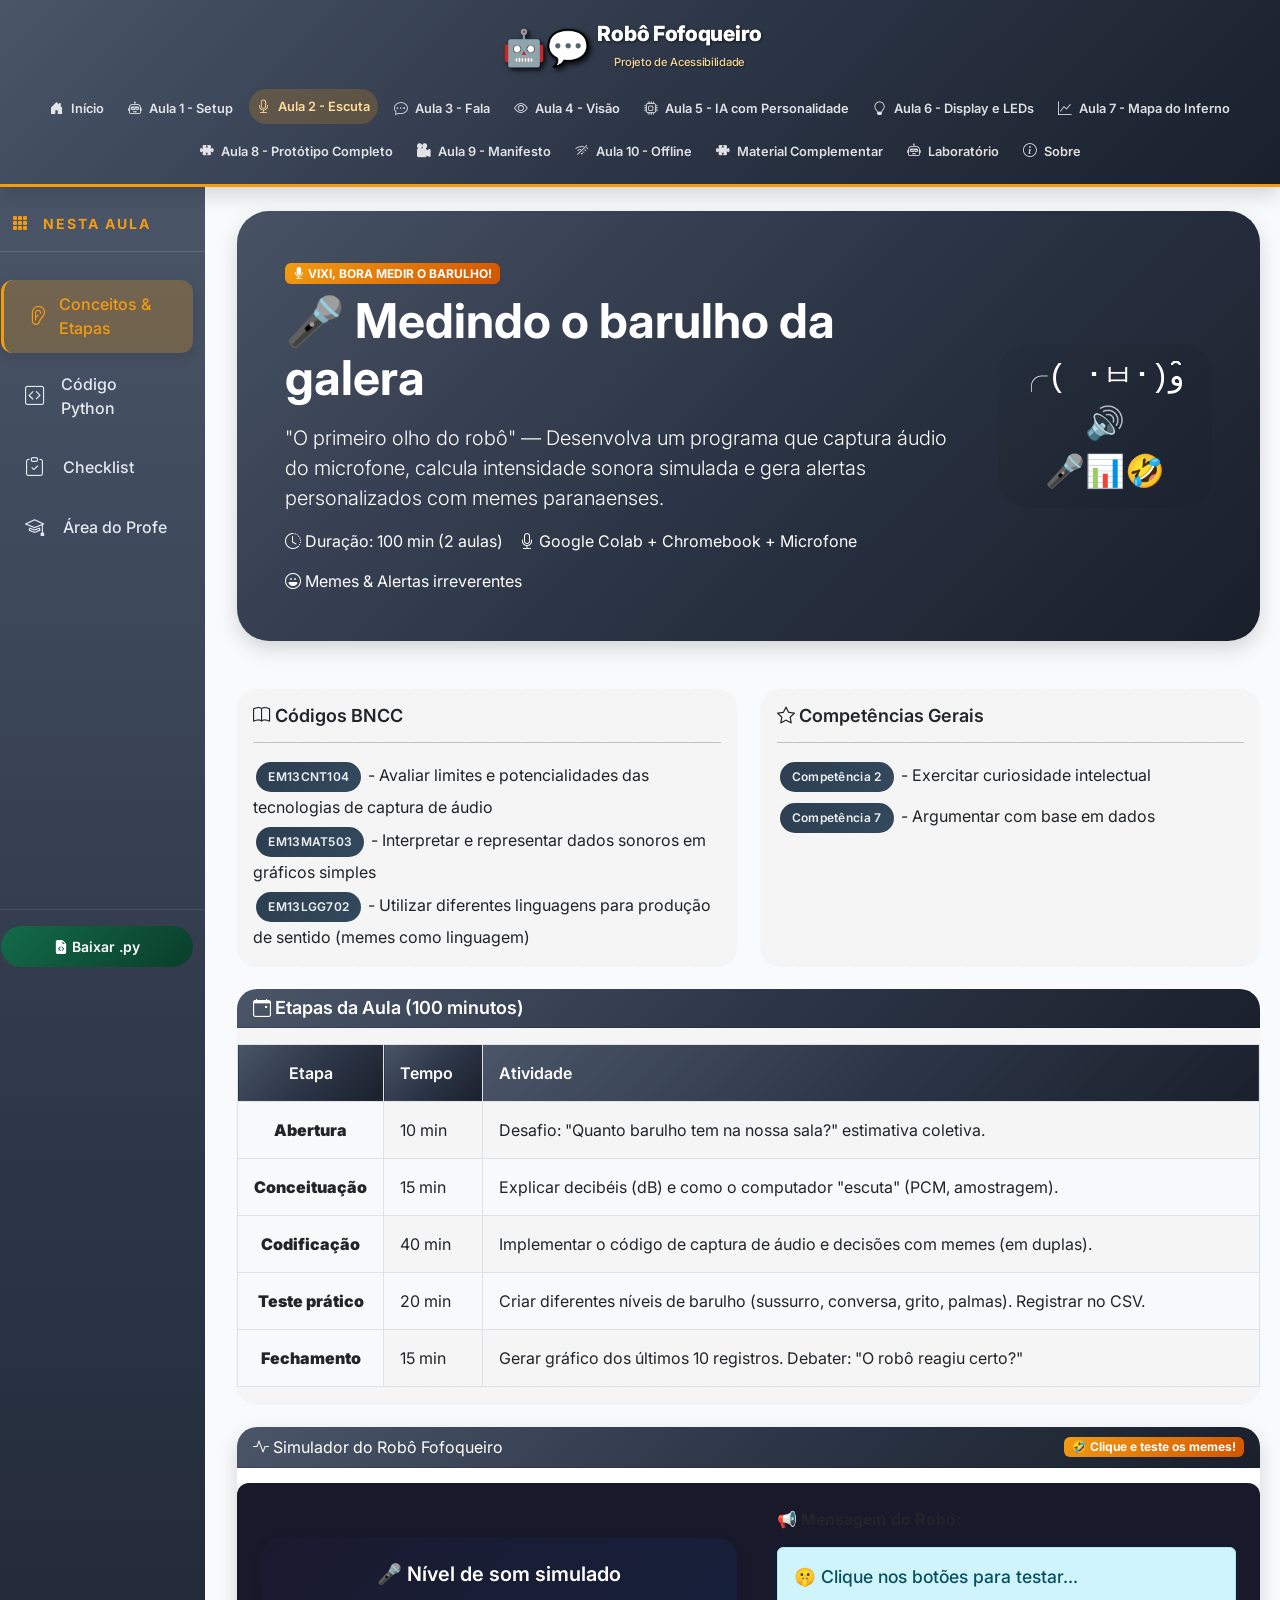
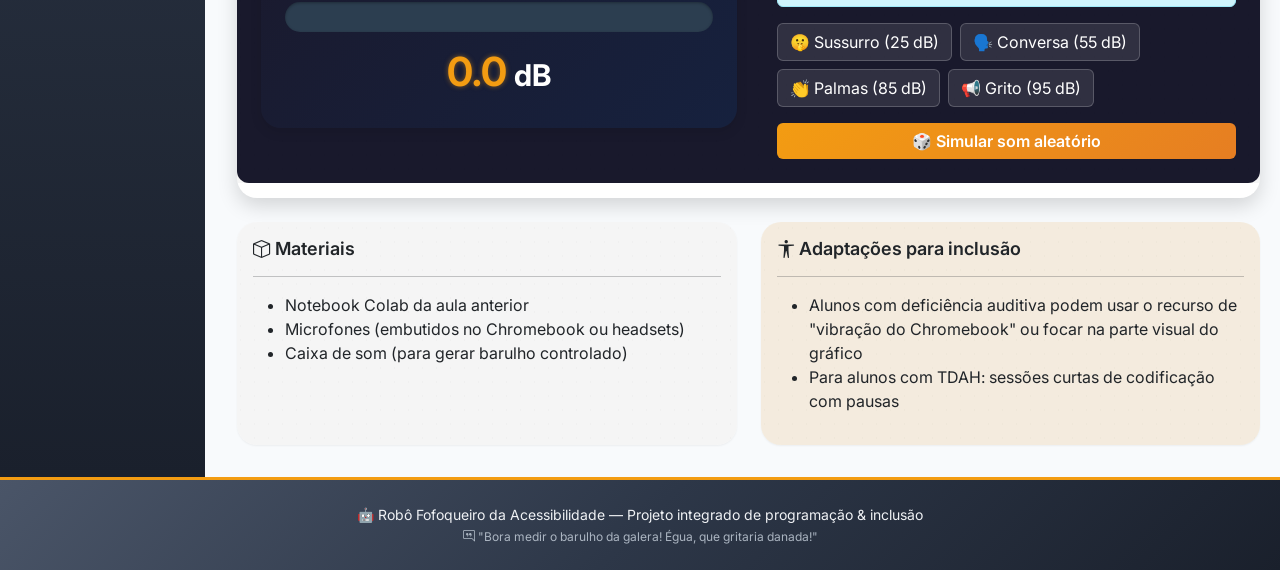
<file: pages/aula_02.html>
<!doctype html>
<html lang="pt-BR">
  <head>
    <meta charset="UTF-8" />
    <meta
      name="viewport"
      content="width=device-width, initial-scale=1.0, user-scalable=yes"
    />
    <title>Robô Fofoqueiro | Aula 2 - Sensor de Som Irreverente</title>
    <!-- Bootstrap 5 + Icons + Google Fonts -->
    <link
      href="https://cdn.jsdelivr.net/npm/bootstrap@5.3.0-alpha1/dist/css/bootstrap.min.css"
      rel="stylesheet"
    />
    <link
      rel="stylesheet"
      href="https://cdn.jsdelivr.net/npm/bootstrap-icons@1.11.3/font/bootstrap-icons.min.css"
    />
    <link
      href="https://fonts.googleapis.com/css2?family=Inter:opsz,wght@14..32,300;14..32,400;14..32,600;14..32,700;14..32,800&display=swap"
      rel="stylesheet"
    />
    <!-- CSS Custom -->
    <link rel="stylesheet" href="../assets/css/style.css" />
  </head>

  <body>
    <!-- MENU SUPERIOR (para futuras abas do projeto maior) -->
    <nav class="navbar navbar-expand-lg menu-projeto-principal sticky-top">
      <div class="container-fluid px-4">
        <a
          class="navbar-brand d-flex align-items-center gap-2"
          href="../index.html"
        >
          <span class="robo-icon-principal">🤖💬</span>
          <span class="brand-text-principal"
            >Robô Fofoqueiro<br /><small class="sub-brand-principal"
              >Projeto de Acessibilidade</small
            ></span
          >
        </a>
        <button
          class="navbar-toggler"
          type="button"
          data-bs-toggle="collapse"
          data-bs-target="#menuProjetoPrincipal"
          aria-controls="menuProjetoPrincipal"
          aria-expanded="false"
          aria-label="Toggle navigation"
        >
          <span class="navbar-toggler-icon"></span>
        </button>
        <div class="collapse navbar-collapse" id="menuProjetoPrincipal">
          <ul class="navbar-nav ms-auto mb-2 mb-lg-0 gap-2">
            <li class="nav-item">
              <a class="nav-link" data-projeto-aba="inicio" href="../index.html"
                ><i class="bi bi-house-door-fill"></i> Início</a
              >
            </li>
            <li class="nav-item">
              <a class="nav-link" data-projeto-aba="aula1" href="aula_01.html"
                ><i class="bi bi-robot"></i> Aula 1 - Setup</a
              >
            </li>
            <li class="nav-item">
              <a
                class="nav-link active-projeto"
                data-projeto-aba="aula2"
                href="aula_02.html"
                ><i class="bi bi-mic"></i> Aula 2 - Escuta</a
              >
            </li>
            <li class="nav-item">
              <a class="nav-link" data-projeto-aba="aula3" href="aula_03.html"
                ><i class="bi bi-chat-dots"></i> Aula 3 - Fala</a
              >
            </li>
            <li class="nav-item">
              <a class="nav-link" data-projeto-aba="aula4" href="aula_04.html"
                ><i class="bi bi-eye"></i> Aula 4 - Visão</a
              >
            </li>
            <li class="nav-item">
              <a class="nav-link" data-projeto-aba="aula5" href="aula_05.html"
                ><i class="bi bi-cpu"></i> Aula 5 - IA com Personalidade</a
              >
            </li>
            <li class="nav-item">
              <a class="nav-link" data-projeto-aba="aula6" href="aula_06.html"
                ><i class="bi bi-lightbulb"></i> Aula 6 - Display e LEDs</a
              >
            </li>
            <li class="nav-item">
              <a class="nav-link" data-projeto-aba="aula7" href="aula_07.html"
                ><i class="bi bi-graph-up"></i> Aula 7 - Mapa do Inferno</a
              >
            </li>
            <li class="nav-item">
              <a class="nav-link" data-projeto-aba="aula8" href="aula_08.html"
                ><i class="bi bi-puzzle-fill"></i> Aula 8 - Protótipo
                Completo</a
              >
            </li>
            <li class="nav-item">
              <a class="nav-link" data-projeto-aba="aula9" href="aula_09.html"
                ><i class="bi bi-camera-reels-fill"></i> Aula 9 - Manifesto</a
              >
            </li>
            <li class="nav-item">
              <a class="nav-link" data-projeto-aba="aula10" href="aula_10.html"
                ><i class="bi bi-wifi-off"></i> Aula 10 - Offline</a
              >
            </li>
            <li class="nav-item">
              <a
                class="nav-link"
                data-projeto-aba="aula11"
                href="material_complementar.html"
                ><i class="bi bi-puzzle-fill"></i> Material Complementar</a
              >
            </li>
            <li class="nav-item">
              <a
                class="nav-link"
                data-projeto-aba="laboratorio"
                href="laboratorio.html"
                ><i class="bi bi-robot"></i> Laboratório</a
              >
            </li>
            <li class="nav-item">
              <a class="nav-link" data-projeto-aba="sobre" href="#"
                ><i class="bi bi-info-circle"></i> Sobre</a
              >
            </li>
          </ul>
        </div>
      </div>
    </nav>

    <!-- CONTEÚDO PRINCIPAL COM LAYOUT: MENU LATERAL + ÁREA DE CONTEÚDO -->
    <div class="container-fluid main-layout">
      <div class="row">
        <!-- MENU LATERAL (abas internas da aula atual) -->
        <aside class="col-lg-2 col-md-3 col-sm-4 sidebar-lateral px-0">
          <div class="sidebar-sticky">
            <div class="sidebar-header">
              <i class="bi bi-grid-3x3-gap-fill"></i> Nesta aula
            </div>
            <ul class="nav nav-pills flex-column mb-auto" id="sidebarMenu">
              <li class="nav-item">
                <a
                  href="#"
                  class="nav-link lateral-link active-lateral"
                  data-lateral-aba="conceitos"
                >
                  <i class="bi bi-ear"></i> Conceitos & Etapas
                </a>
              </li>
              <li class="nav-item">
                <a
                  href="#"
                  class="nav-link lateral-link"
                  data-lateral-aba="codigo"
                >
                  <i class="bi bi-code-square"></i> Código Python
                </a>
              </li>
              <li class="nav-item">
                <a
                  href="#"
                  class="nav-link lateral-link"
                  data-lateral-aba="checklist"
                >
                  <i class="bi bi-clipboard-check"></i> Checklist
                </a>
              </li>
              <li class="nav-item">
                <a
                  href="#"
                  class="nav-link lateral-link"
                  data-lateral-aba="professor"
                >
                  <i class="bi bi-mortarboard"></i> Área do Profe
                </a>
              </li>
            </ul>
            <div class="sidebar-footer">
              <button
                id="btnDownloadPyLateral"
                class="btn btn-download-lateral w-100"
              >
                <i class="bi bi-file-earmark-code-fill"></i> Baixar .py
              </button>
            </div>
          </div>
        </aside>

        <!-- ÁREA DE CONTEÚDO DINÂMICO -->
        <main class="col-lg-10 col-md-9 col-sm-8 conteudo-principal py-4">
          <!-- Aba 1: Conceitos e Etapas da Aula -->
          <div
            id="conteudoConceitos"
            class="lateral-aba-conteudo active-lateral-aba"
          >
            <!-- Cabeçalho irreverente -->
            <div class="card border-0 shadow-lg mb-5 bg-degrade-header">
              <div class="card-body p-4 p-md-5">
                <div class="row align-items-center">
                  <div class="col-md-9">
                    <span class="badge bg-warning text-dark mb-2"
                      ><i class="bi bi-mic-fill"></i> VIXI, BORA MEDIR O
                      BARULHO!</span
                    >
                    <h1 class="display-5 fw-bold">
                      🎤 Medindo o barulho da galera
                    </h1>
                    <p class="lead mt-3">
                      "O primeiro olho do robô" — Desenvolva um programa que
                      captura áudio do microfone, calcula intensidade sonora
                      simulada e gera alertas personalizados com memes
                      paranaenses.
                    </p>
                    <div class="mt-3 d-flex flex-wrap gap-3">
                      <div>
                        <i class="bi bi-clock-history"></i> Duração: 100 min (2
                        aulas)
                      </div>
                      <div>
                        <i class="bi bi-mic"></i> Google Colab + Chromebook +
                        Microfone
                      </div>
                      <div>
                        <i class="bi bi-emoji-laughing"></i> Memes & Alertas
                        irreverentes
                      </div>
                    </div>
                  </div>
                  <div class="col-md-3 text-center">
                    <div class="robo-ascii-animado">
                      ╭( ･ㅂ･)و ̑̑ 🔊<br />🎤📊🤣
                    </div>
                  </div>
                </div>
              </div>
            </div>

            <!-- BNCC e Competências -->
            <div class="row g-4 mb-4">
              <div class="col-md-6">
                <div class="card border-0 shadow-sm h-100">
                  <div class="card-body">
                    <h5><i class="bi bi-book"></i> Códigos BNCC</h5>
                    <hr />
                    <span class="badge-bncc">EM13CNT104</span> - Avaliar limites
                    e potencialidades das tecnologias de captura de áudio<br />
                    <span class="badge-bncc mt-2">EM13MAT503</span> -
                    Interpretar e representar dados sonoros em gráficos
                    simples<br />
                    <span class="badge-bncc mt-2">EM13LGG702</span> - Utilizar
                    diferentes linguagens para produção de sentido (memes como
                    linguagem)
                  </div>
                </div>
              </div>
              <div class="col-md-6">
                <div class="card border-0 shadow-sm h-100">
                  <div class="card-body">
                    <h5><i class="bi bi-star"></i> Competências Gerais</h5>
                    <hr />
                    <span class="badge-bncc">Competência 2</span> - Exercitar
                    curiosidade intelectual<br />
                    <span class="badge-bncc mt-2">Competência 7</span> -
                    Argumentar com base em dados
                  </div>
                </div>
              </div>
            </div>

            <!-- ETAPAS DA AULA (tabela) -->
            <div class="card border-0 shadow-sm mb-4">
              <div class="card-header bg-grafite text-white">
                <h5 class="mb-0">
                  <i class="bi bi-calendar-event"></i> Etapas da Aula (100
                  minutos)
                </h5>
              </div>
              <div class="card-body p-0">
                <table class="tabela-etapas">
                  <thead>
                    <tr>
                      <th>Etapa</th>
                      <th>Tempo</th>
                      <th>Atividade</th>
                    </tr>
                  </thead>
                  <tbody>
                    <tr>
                      <td><strong>Abertura</strong></td>
                      <td>10 min</td>
                      <td>
                        Desafio: "Quanto barulho tem na nossa sala?" estimativa
                        coletiva.
                      </td>
                    </tr>
                    <tr>
                      <td><strong>Conceituação</strong></td>
                      <td>15 min</td>
                      <td>
                        Explicar decibéis (dB) e como o computador "escuta"
                        (PCM, amostragem).
                      </td>
                    </tr>
                    <tr>
                      <td><strong>Codificação</strong></td>
                      <td>40 min</td>
                      <td>
                        Implementar o código de captura de áudio e decisões com
                        memes (em duplas).
                      </td>
                    </tr>
                    <tr>
                      <td><strong>Teste prático</strong></td>
                      <td>20 min</td>
                      <td>
                        Criar diferentes níveis de barulho (sussurro, conversa,
                        grito, palmas). Registrar no CSV.
                      </td>
                    </tr>
                    <tr>
                      <td><strong>Fechamento</strong></td>
                      <td>15 min</td>
                      <td>
                        Gerar gráfico dos últimos 10 registros. Debater: "O robô
                        reagiu certo?"
                      </td>
                    </tr>
                  </tbody>
                </table>
              </div>
            </div>

            <!-- Simulador interativo de decibéis -->
            <div class="card border-0 shadow-lg mb-4">
              <div
                class="card-header bg-grafite text-white d-flex justify-content-between align-items-center"
              >
                <span
                  ><i class="bi bi-activity"></i> Simulador do Robô
                  Fofoqueiro</span
                >
                <span class="badge bg-warning text-dark"
                  >🤣 Clique e teste os memes!</span
                >
              </div>
              <div class="card-body simulador-volume">
                <div class="row align-items-center">
                  <div class="col-md-6">
                    <div class="simulador-db">
                      <h4 class="mb-3">🎤 Nível de som simulado</h4>
                      <div class="db-medidor">
                        <div id="barraDb" class="db-bar"></div>
                      </div>
                      <h2 class="mt-3"><span id="dbValor">0.0</span> dB</h2>
                      <div id="alertaBox" class="alert alert-danger mt-3">
                        <i class="bi bi-exclamation-triangle-fill"></i> 🚨
                        ALERTA! PASSOU DOS 75 dB! TÁ MUITO ALTO!
                      </div>
                    </div>
                  </div>
                  <div class="col-md-6">
                    <div class="ps-3">
                      <p><strong>📢 Mensagem do Robô:</strong></p>
                      <div id="mensagemMeme" class="alert alert-info">
                        🤫 Clique nos botões para testar...
                      </div>
                      <div class="d-flex flex-wrap gap-2">
                        <button
                          id="btnSussurro"
                          class="btn btn-outline-primary btn-vol"
                        >
                          🤫 Sussurro (25 dB)
                        </button>
                        <button
                          id="btnConversa"
                          class="btn btn-outline-primary btn-vol"
                        >
                          🗣️ Conversa (55 dB)
                        </button>
                        <button
                          id="btnPalmas"
                          class="btn btn-outline-primary btn-vol"
                        >
                          👏 Palmas (85 dB)
                        </button>
                        <button
                          id="btnGrito"
                          class="btn btn-outline-primary btn-vol"
                        >
                          📢 Grito (95 dB)
                        </button>
                        <button
                          id="simularSom"
                          class="btn btn-warning btn-vol mt-2 w-100"
                        >
                          🎲 Simular som aleatório
                        </button>
                      </div>
                    </div>
                  </div>
                </div>
              </div>
            </div>

            <!-- Materiais e Adaptações -->
            <div class="row g-4">
              <div class="col-md-6">
                <div class="card border-0 shadow-sm h-100">
                  <div class="card-body">
                    <h5><i class="bi bi-box"></i> Materiais</h5>
                    <hr />
                    <ul>
                      <li>Notebook Colab da aula anterior</li>
                      <li>Microfones (embutidos no Chromebook ou headsets)</li>
                      <li>Caixa de som (para gerar barulho controlado)</li>
                    </ul>
                  </div>
                </div>
              </div>
              <div class="col-md-6">
                <div class="card border-0 shadow-sm h-100 bg-inclusao">
                  <div class="card-body">
                    <h5>
                      <i class="bi bi-universal-access"></i> Adaptações para
                      inclusão
                    </h5>
                    <hr />
                    <ul>
                      <li>
                        Alunos com deficiência auditiva podem usar o recurso de
                        "vibração do Chromebook" ou focar na parte visual do
                        gráfico
                      </li>
                      <li>
                        Para alunos com TDAH: sessões curtas de codificação com
                        pausas
                      </li>
                    </ul>
                  </div>
                </div>
              </div>
            </div>
          </div>

          <!-- Aba 2: Código Python completo da Aula 2 -->
          <div id="conteudoCodigo" class="lateral-aba-conteudo">
            <div class="card border-0 shadow-lg">
              <div
                class="card-header bg-grafite text-white d-flex justify-content-between flex-wrap"
              >
                <span
                  ><i class="bi bi-filetype-py"></i>
                  robo_fofoqueiro_sensor_som.py — Código completo da aula
                  2</span
                >
                <span class="badge bg-verde-claro">download disponível</span>
              </div>
              <div class="card-body p-0">
                <pre
                  class="code-block-full m-0"
                ><code id="codigoPythonCompleto"># ===================================================================
#            Robô Fofoqueiro - Sensor de Som Irreverente
# ===================================================================
# Objetivo: Simular um sensor de som (KY-038) usando o microfone real,
#           medindo níveis de intensidade sonora em decibéis simulados,
#           emitindo alertas quando o volume ultrapassa 75 dB e
#           salvando logs em CSV para análise gráfica.
# Alunos: [A SER PREENCHIDO]
# Orientadora: Gisele Nunes
# Data  : 2026
# ===================================================================

# -*- coding: utf-8 -*-

# Importa a biblioteca pyaudio para capturar áudio do microfone em tempo real.
import pyaudio

# Importa numpy para operações matemáticas com arrays (cálculo de RMS, etc.).
import numpy as np

# Importa time para possíveis delays ou marcações de tempo.
import time

# Importa threading para executar tarefas em paralelo (não usado diretamente aqui,
# mas mantido para expansões futuras como captura contínua).
import threading

# Importa csv para salvar os dados das medições em formato de planilha.
import csv

# Importa datetime para gerar timestamps precisos de cada medição.
from datetime import datetime

# Importa matplotlib para gerar gráficos de barras com o histórico de medições.
import matplotlib.pyplot as plt

# Importa clear_output do IPython para limpar a saída do notebook Colab.
from IPython.display import clear_output

# ===== CONFIGURAÇÃO INICIAL =====
# No Colab, é necessário instalar as bibliotecas com:
# !pip install pyaudio keyboard matplotlib numpy
# !apt-get install portaudio19dev

# ===== FUNÇÃO PRINCIPAL =====
def medidor_fofoqueiro():
    """
    Função que simula o sensor KY-038 usando o microfone real.
    Captura 3 segundos de áudio, calcula a intensidade sonora (RMS),
    converte para uma escala simulada de 0 a 120 dB e retorna o nível,
    um status de alerta e uma mensagem de meme conforme o volume.
    
    Retorna:
    tuple: (decibeis_simulados, alerta, mensagem_meme)
    """
    
    # Define a duração da captura de áudio em segundos.
    DURACAO = 3
    
    # Define a taxa de amostragem (44.1 kHz é qualidade de CD).
    TAXA_AMOSTRAGEM = 44100
    
    # Define o tamanho do buffer (quantos samples por leitura).
    TAMANHO_BUFFER = 1024
    
    # Cria uma instância do objeto PyAudio para gerenciar o microfone.
    audio = pyaudio.PyAudio()
    
    # Abre um stream de áudio para captura (input=True significa microfone).
    stream = audio.open(
        format=pyaudio.paInt16,          # Formato 16 bits por sample.
        channels=1,                      # Mono (um canal).
        rate=TAXA_AMOSTRAGEM,            # Taxa de amostragem definida.
        input=True,                      # Modo captura.
        frames_per_buffer=TAMANHO_BUFFER # Tamanho de cada bloco de leitura.
    )
    
    # Mensagem informativa para o usuário.
    print("🎤 Gravando 3 segundos de áudio...")
    
    # Lista para armazenar os frames (blocos) de áudio capturados.
    frames = []
    
    # Calcula quantos blocos serão necessários para preencher DURACAO segundos.
    # Ex: 44100 samples/s / 1024 samples/bloco * 3 s = ~129 blocos.
    for _ in range(0, int(TAXA_AMOSTRAGEM / TAMANHO_BUFFER * DURACAO)):
        # Lê um bloco de dados do microfone.
        data = stream.read(TAMANHO_BUFFER)
        # Converte os bytes lidos em um array numpy de inteiros de 16 bits.
        dados_audio = np.frombuffer(data, dtype=np.int16)
        # Adiciona o bloco convertido à lista de frames.
        frames.append(dados_audio)
    
    # Para o stream de áudio para liberar o microfone.
    stream.stop_stream()
    # Fecha o stream.
    stream.close()
    # Termina a instância do PyAudio.
    audio.terminate()
    
    # Concatena todos os frames em um único array numpy de áudio.
    audio_data = np.concatenate(frames)
    
    # CÁLCULO DA INTENSIDADE SONORA (RMS - Root Mean Square)
    # RMS é uma média quadrática que representa a potência do sinal.
    # Quanto maior o RMS, mais alto o volume.
    rms = np.sqrt(np.mean(audio_data**2))
    
    # Valor máximo possível para um sinal int16 (2^15 = 32768).
    max_rms = 32768
    
    # Converte o RMS para uma escala simulada de decibéis (0 a 120 dB).
    # Um RMS de 0 resulta em 0 dB, um RMS de 32768 resulta em 120 dB.
    decibeis = (rms / max_rms) * 120
    
    # Garante que o valor não ultrapasse os limites de 0 a 120 dB.
    decibeis = min(120, max(0, decibeis))
    
    # EMOJI CONFORME VOLUME (faixas de intensidade)
    # Quanto maior o dB, mais "barulhento" é o emoji escolhido.
    if decibeis < 20:
        emoji = "🔇🤫"      # Silêncio absoluto.
    elif decibeis < 40:
        emoji = "🤫"        # Sussurro.
    elif decibeis < 60:
        emoji = "🗣️"        # Conversa normal.
    elif decibeis < 80:
        emoji = "📢"        # Gritaria moderada.
    elif decibeis < 100:
        emoji = "🔊"        # Muito alto.
    else:
        emoji = "💀📢"      # Extremamente alto (alerta máximo).
    
    # MENSAGEM MEME POR NÍVEL (texto humorístico para cada faixa)
    # Define também a variável alerta (True se ultrapassar 75 dB).
    if decibeis < 40:
        mensagem = "🤫 silêncio absoluto... até assusta"
        alerta = False
    elif decibeis < 60:
        mensagem = "🗣️ papinho normal, nada de mais"
        alerta = False
    elif decibeis < 80:
        mensagem = "📢 TÁ FICANDO BOM! logo logo viro fofoqueiro"
        alerta = True
    elif decibeis < 100:
        mensagem = "🔊 CALA A BOCA! vou piscar o LED vermelho"
        alerta = True
    else:
        mensagem = "💀 INFERNO ACÚSTICO! vou chamar a diretora robô"
        alerta = True
    
    # Alerta também é ativado separadamente se dB > 75 (redundante, mas seguro).
    alerta = decibeis > 75
    
    # Exibe um resumo formatado com emoji, valor em dB e mensagem.
    print("\n" + "="*50)
    print(f"Nível atual: {emoji}")
    print(f"Decibéis simulados: {decibeis:.1f} dB")
    print(f"📢 {mensagem}")
    print("="*50)
    
    # Retorna uma tupla com os três valores de interesse.
    return (decibeis, alerta, mensagem)

# ===== FUNÇÃO PARA SALVAR LOG EM CSV =====
def salvar_log(decibeis, mensagem, arquivo="log_fofoqueiro.csv"):
    """
    Salva uma medição em um arquivo CSV.
    Cria o cabeçalho se o arquivo estiver vazio.
    
    Parâmetros:
    decibeis: float - valor medido em dB.
    mensagem: str - mensagem de meme associada.
    arquivo: str - nome do arquivo CSV (padrão: log_fofoqueiro.csv).
    """
    
    # Gera um timestamp com data e hora atuais no formato ANO-MÊS-DIA HORA:MINUTO:SEGUNDO.
    timestamp = datetime.now().strftime("%Y-%m-%d %H:%M:%S")
    
    # Abre o arquivo em modo de adição ('a' = append).
    # newline='' evita linhas em branco extras no Windows.
    # encoding='utf-8' garante caracteres especiais (emoji, acentos).
    with open(arquivo, mode='a', newline='', encoding='utf-8') as file:
        writer = csv.writer(file)
        
        # Move o ponteiro para o final do arquivo para verificar se está vazio.
        file.seek(0, 2)
        # Se o arquivo estiver vazio (tell() retorna 0), escreve o cabeçalho.
        if file.tell() == 0:
            writer.writerow(["Timestamp", "Decibeis (dB)", "Mensagem"])
        
        # Escreve a linha com os dados da medição atual.
        writer.writerow([timestamp, f"{decibeis:.1f}", mensagem])
    
    # Confirma o salvamento com uma mensagem.
    print(f"💾 Log salvo: {timestamp} - {decibeis:.1f} dB")

# ===== FUNÇÃO PARA MOSTRAR GRÁFICO =====
def mostrar_grafico(arquivo="log_fofoqueiro.csv"):
    """
    Lê o arquivo CSV de log e gera um gráfico de barras com as últimas 10 medições.
    Barras verdes para dB <= 75 (seguro) e vermelhas para dB > 75 (alerta).
    
    Parâmetros:
    arquivo: str - nome do arquivo CSV (padrão: log_fofoqueiro.csv).
    """
    
    try:
        # Tenta abrir o arquivo CSV para leitura.
        with open(arquivo, 'r', encoding='utf-8') as file:
            leitor = csv.reader(file)
            
            # Pula o cabeçalho (primeira linha).
            cabecalho = next(leitor)
            
            # Listas para armazenar os dados.
            timestamps = []
            decibeis = []
            contador = 0
            
            # Percorre todas as linhas do CSV.
            for linha in leitor:
                timestamps.append(linha[0])          # Primeira coluna: timestamp.
                decibeis.append(float(linha[1]))     # Segunda coluna: dB (converte para float).
                contador += 1
            
            # Pega apenas os últimos 10 registros (ou menos se houver menos de 10).
            ultimos = min(10, contador)
            timestamps = timestamps[-ultimos:]
            decibeis = decibeis[-ultimos:]
            
            # Cria uma figura com tamanho de 12 polegadas de largura por 6 de altura.
            plt.figure(figsize=(12, 6))
            
            # Define as cores das barras: verde se dB <= 75, vermelho se > 75.
            cores = ['green' if db <= 75 else 'red' for db in decibeis]
            
            # Cria o gráfico de barras com as cores definidas e transparência 0.7.
            barras = plt.bar(range(len(decibeis)), decibeis, color=cores, alpha=0.7)
            
            # Adiciona uma linha horizontal pontilhada no limite de 75 dB (alerta).
            plt.axhline(y=75, color='orange', linestyle='--', linewidth=2, label='Limite de Alerta (75 dB)')
            
            # Rótulo do eixo X.
            plt.xlabel('Medições (mais recente na direita)', fontsize=12)
            
            # Rótulo do eixo Y.
            plt.ylabel('Decibéis Simulados (dB)', fontsize=12)
            
            # Título do gráfico em negrito.
            plt.title('📊 Histórico do Robô Fofoqueiro - Últimas Medições', fontsize=14, fontweight='bold')
            
            # Define os rótulos do eixo X como os timestamps, rotacionados 45 graus.
            plt.xticks(range(len(timestamps)), timestamps, rotation=45, ha='right')
            
            # Define os limites do eixo Y de 0 a 120 dB.
            plt.ylim(0, 120)
            
            # Adiciona uma grade leve (alpha=0.3 = 30% opaco).
            plt.grid(True, alpha=0.3)
            
            # Adiciona a legenda da linha de alerta.
            plt.legend()
            
            # Adiciona os valores numéricos acima de cada barra.
            for i, (barra, db) in enumerate(zip(barras, decibeis)):
                altura = barra.get_height()
                # Posiciona o texto 2 unidades acima da barra, centralizado.
                plt.text(barra.get_x() + barra.get_width()/2., altura + 2, f'{db:.0f}dB', ha='center', va='bottom', fontsize=9)
            
            # Ajusta o layout automaticamente para evitar cortes.
            plt.tight_layout()
            
            # Exibe o gráfico.
            plt.show()
            
            print(f"📈 Gráfico mostrado com os últimos {ultimos} registros!")
    
    except FileNotFoundError:
        # Se o arquivo não existir, exibe uma mensagem amigável.
        print("⚠️ Ainda não há dados para mostrar. Faça algumas medições primeiro!")
    
    except Exception as e:
        # Captura qualquer outro erro e exibe uma mensagem genérica.
        print(f"❌ Erro ao gerar gráfico: {e}")

# ===== LOOP PRINCIPAL =====
def main():
    """
    Função principal que controla o fluxo do programa:
    - Exibe o cabeçalho com arte ASCII.
    - Executa medições em loop até o usuário pressionar 'q'.
    - Salva logs e exibe gráfico ao final.
    """
    
    # Exibe um cabeçalho estilizado com arte ASCII e instruções.
    print("""
╔══════════════════════════════════════════════════════════╗
║                                                          ║
║ 🤖 ROBÔ FOFOQUEIRO - VERSÃO PARANÁENSE 🤖                ║
║                                                          ║
║ "Bora medir o barulho da galera!"                        ║
║ "Égua, que gritaria danada!"                             ║
║                                                          ║
║ Pressione 'q' a qualquer momento para sair              ║
║                                                          ║
╚══════════════════════════════════════════════════════════╝
    """)
    
    # Contador de quantas medições foram realizadas.
    contador_medicoes = 0
    
    # Lista para armazenar todos os valores de dB para cálculo de estatísticas.
    historico_dB = []
    
    try:
        # Loop infinito controlado pelo usuário.
        while True:
            # Incrementa o contador de medições.
            contador_medicoes += 1
            
            # Exibe o número da medição atual.
            print(f"\n🔁 Medição #{contador_medicoes}")
            
            # Chama a função que captura o áudio e retorna os valores.
            dB, alerta, mensagem = medidor_fofoqueiro()
            
            # Salva a medição no arquivo CSV.
            salvar_log(dB, mensagem)
            
            # Adiciona o valor de dB à lista de histórico.
            historico_dB.append(dB)
            
            # Se o alerta estiver ativado (dB > 75), exibe mensagem de destaque.
            if alerta:
                print("🚨 ALERTA! 🚨")
                print("🔴🔴🔴 PASSOU DOS 75 dB! TÁ MUITO ALTO! 🔴🔴🔴")
            
            # Pergunta ao usuário se deseja continuar ou sair.
            comando = input("\nPressione ENTER para nova medição ou 'q' para sair: ")
            
            # Se o usuário digitar 'q' (maiúsculo ou minúsculo), interrompe o loop.
            if comando.lower() == 'q':
                break
    
    except KeyboardInterrupt:
        # Captura o Ctrl+C no terminal e exibe mensagem amigável.
        print("\n\n🛑 Programa interrompido pelo usuário!")
    
    # Exibe um resumo estatístico ao final do programa.
    print("\n" + "="*50)
    print("📊 RESUMO DO ROBÔ FOFOQUEIRO")
    print("="*50)
    print(f"Total de medições realizadas: {contador_medicoes}")
    
    # Só exibe estatísticas se houver pelo menos uma medição.
    if historico_dB:
        print(f"Maior nível registrado: {max(historico_dB):.1f} dB")
        print(f"Menor nível registrado: {min(historico_dB):.1f} dB")
        print(f"Média dos níveis: {sum(historico_dB)/len(historico_dB):.1f} dB")
    
    # Gera o gráfico final com todas as medições.
    print("\n📊 Gerando gráfico final com todo o histórico...")
    mostrar_grafico()
    
    # Mensagem de encerramento.
    print("\n✅ Programa encerrado com sucesso!")
    print("🙏 Valeu por usar o Robô Fofoqueiro - Tchê!")

# Verifica se o script está sendo executado diretamente (não importado como módulo).
if __name__ == "__main__":
    # Exibe instruções de instalação antes de iniciar o programa.
    print("⚠️ IMPORTANTE: Execute no terminal do Colab:")
    print("!pip install pyaudio keyboard matplotlib numpy")
    print("!apt-get install portaudio19dev")
    
    # Aguarda o usuário pressionar ENTER após instalar as bibliotecas.
    input("\nPressione ENTER após instalar as bibliotecas...")
    
    # Chama a função principal para iniciar o programa.
    main()</code></pre>
              </div>
              <div class="card-footer bg-light">
                <small
                  ><i class="bi bi-info-circle"></i> Código completo do sensor
                  de som para rodar no Google Colab.</small
                >
              </div>
            </div>
          </div>

          <!-- Aba 3: Checklist / Avaliação -->
          <div id="conteudoChecklist" class="lateral-aba-conteudo">
            <div class="row">
              <div class="col-lg-7">
                <div class="card shadow border-0 mb-4">
                  <div class="card-header bg-degrade-verde text-white">
                    <h4 class="mb-0">
                      <i class="bi bi-check2-square"></i> Checklist de avaliação
                      - Aluno
                    </h4>
                  </div>
                  <div class="card-body">
                    <ul class="checklist-personalizado list-unstyled">
                      <li>
                        <i class="bi bi-square"></i> Código funcional que
                        captura som e exibe dB?
                      </li>
                      <li>
                        <i class="bi bi-square"></i> Log CSV gerado com sucesso?
                      </li>
                      <li>
                        <i class="bi bi-square"></i> Gráfico plotado ao final
                        com as últimas 10 medições?
                      </li>
                      <li>
                        <i class="bi bi-square"></i> Participação na discussão
                        sobre "O robô reagiu certo?"
                      </li>
                      <li>
                        <i class="bi bi-square"></i> Testou diferentes níveis de
                        barulho (sussurro, conversa, grito, palmas)?
                      </li>
                      <li>
                        <i class="bi bi-square"></i> Os memes e alertas
                        personalizados aparecem corretamente?
                      </li>
                    </ul>
                    <div class="progress mt-3 progress-checklist">
                      <div
                        id="progressChecklist"
                        class="progress-bar bg-success"
                      ></div>
                    </div>
                    <button
                      id="simularProgresso"
                      class="btn btn-outline-success btn-sm mt-3"
                    >
                      <i class="bi bi-arrow-repeat"></i> Simular progresso
                      (marca todos ✅)
                    </button>
                  </div>
                </div>

                <!-- Simulação de coleta de dados -->
                <div class="card shadow border-0 mb-4">
                  <div class="card-header bg-grafite text-white">
                    <h5 class="mb-0">
                      <i class="bi bi-graph-up"></i> Simulação de Coleta de
                      Dados
                    </h5>
                  </div>
                  <div class="card-body">
                    <p>
                      Clique no botão abaixo para simular uma coleta de dados
                      com diferentes níveis de som:
                    </p>
                    <button id="simularColeta" class="btn btn-primary mb-3">
                      <i class="bi bi-graph-up"></i> Simular coleta de dados
                    </button>
                    <div id="tabelaResultados"></div>
                  </div>
                </div>
              </div>
              <div class="col-lg-5">
                <div class="card border-0 shadow bg-laranja-alerta text-dark">
                  <div class="card-body">
                    <h5>
                      <i class="bi bi-exclamation-triangle-fill"></i> Critérios
                      de Avaliação
                    </h5>
                    <hr class="hr-alerta" />
                    <ul>
                      <li>Código funcional que captura som e exibe dB</li>
                      <li>Log CSV gerado com sucesso</li>
                      <li>Gráfico plotado ao final</li>
                      <li>Participação na discussão</li>
                    </ul>
                    <hr class="hr-alerta" />
                    <div class="d-flex align-items-center gap-2">
                      <i class="bi bi-robot fs-1"></i>
                      <span
                        >Dica: "Se o código não rodar, verifica se instalou o
                        pyaudio e o portaudio!"</span
                      >
                    </div>
                  </div>
                </div>
              </div>
            </div>
          </div>

          <!-- Aba 4: Área do Professor -->
          <div id="conteudoProfessor" class="lateral-aba-conteudo">
            <div class="card shadow border-0 mb-4 overflow-hidden">
              <div class="row g-0">
                <div class="col-md-8">
                  <div class="card-body">
                    <div class="d-flex gap-2 align-items-center mb-2">
                      <i class="bi bi-chalkboard fs-1"></i>
                      <h2 class="card-title">Plano de Aula - Docente</h2>
                    </div>
                    <p>
                      <strong>Título:</strong> "Medindo o barulho da galera: o
                      primeiro olho do robô"
                    </p>
                    <p>
                      <strong>Códigos BNCC:</strong> EM13CNT104, EM13MAT503,
                      EM13LGG702 | <strong>RCP - Paraná:</strong> Física -
                      Ondulatória, Matemática - Tratamento da Informação
                    </p>
                    <p><strong>Duração:</strong> 2 aulas (100 minutos)</p>
                    <p>
                      <strong>Materiais:</strong> Notebook Colab, microfones,
                      caixa de som
                    </p>
                    <hr class="hr-professor" />
                    <h5><i class="bi bi-stars"></i> Dicas de mediação</h5>
                    <ul>
                      <li>
                        <strong>Abertura (10min):</strong> Desafio "Quanto
                        barulho tem na nossa sala?" - estimativa coletiva
                      </li>
                      <li>
                        <strong>Conceituação (15min):</strong> Explique decibéis
                        (dB) e como o computador "escuta" (PCM, amostragem)
                      </li>
                      <li>
                        <strong>Codificação (40min):</strong> Implemente o
                        código em duplas, incentive comentários irreverentes
                      </li>
                      <li>
                        <strong>Teste prático (20min):</strong> Organize
                        estações: sussurro, conversa, grito, palmas
                      </li>
                      <li>
                        <strong>Fechamento (15min):</strong> Gere o gráfico e
                        debata "O robô reagiu certo?"
                      </li>
                    </ul>
                    <button
                      id="btnExportarDicas"
                      class="btn btn-outline-primary mt-2"
                    >
                      <i class="bi bi-download"></i> Exportar dicas
                    </button>
                  </div>
                </div>
                <div
                  class="col-md-4 bg-grafite-claro d-flex flex-column align-items-center justify-content-center p-4 text-center"
                >
                  <div class="icone-prof">👩‍🏫🧑‍🏫</div>
                  <p class="mt-2 fw-bold">Kit do Professor</p>
                  <button
                    id="simularChamada"
                    class="btn btn-warning w-100 mt-2"
                  >
                    <i class="bi bi-mic"></i> Chamada interativa
                  </button>
                </div>
              </div>
            </div>

            <!-- Códigos RCP -->
            <div class="card shadow border-0">
              <div class="card-body">
                <h5>
                  <i class="bi bi-bookmark-star"></i> Códigos RCP - Paraná
                </h5>
                <hr />
                <span class="badge-bncc">Física - Ondulatória</span> -
                Relacionar frequência e intensidade sonora com aplicações
                práticas<br />
                <span class="badge-bncc mt-2"
                  >Matemática - Tratamento da Informação</span
                >
                - Construir e interpretar gráficos de dados coletados
              </div>
            </div>
          </div>
        </main>
      </div>
    </div>

    <footer class="footer-custom">
      <div class="container-fluid">
        <p class="mb-0">
          🤖 Robô Fofoqueiro da Acessibilidade — Projeto integrado de
          programação & inclusão
        </p>
        <small
          ><i class="bi bi-chat-right-quote"></i> "Bora medir o barulho da
          galera! Égua, que gritaria danada!"</small
        >
      </div>
    </footer>

    <!-- Bootstrap JS -->
    <script src="https://cdn.jsdelivr.net/npm/bootstrap@5.3.0-alpha1/dist/js/bootstrap.bundle.min.js"></script>
    <!-- Script custom -->
    <script src="../assets/js/script.js"></script>
  </body>
</html>
</file>
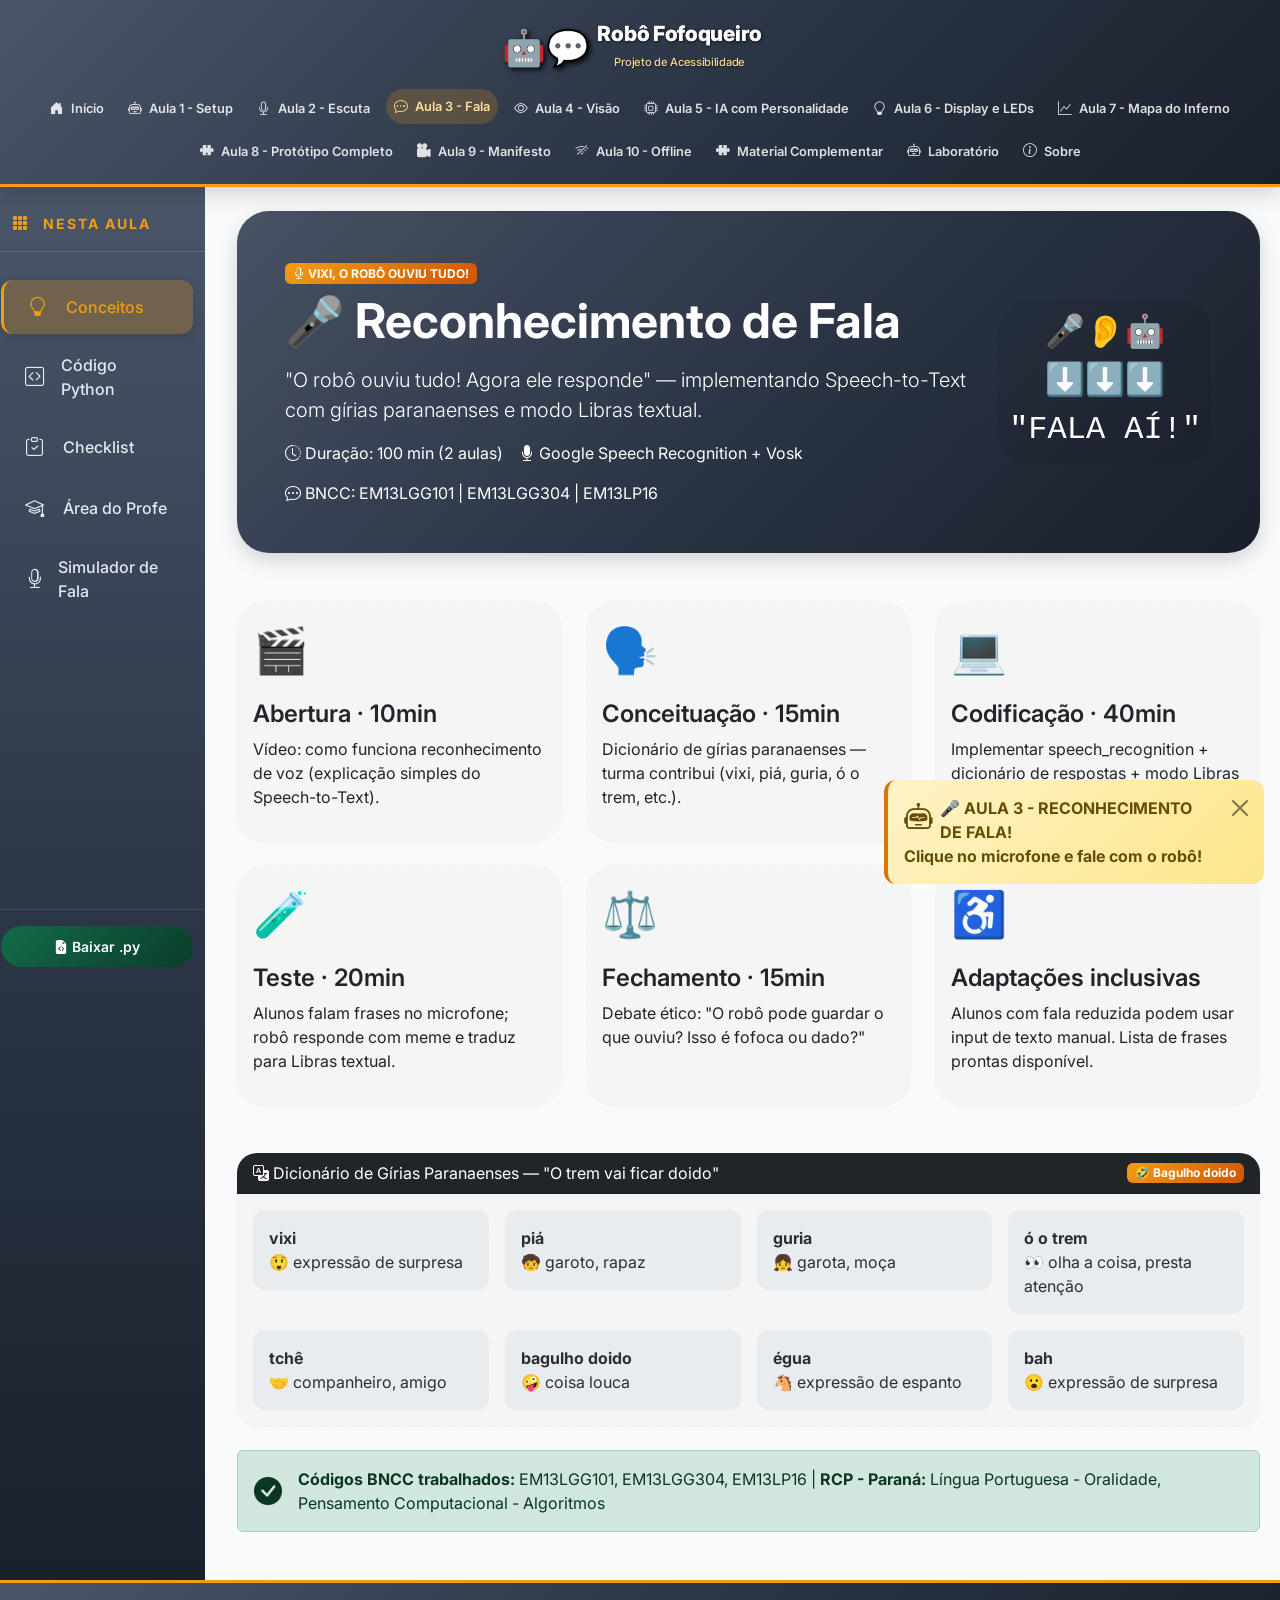
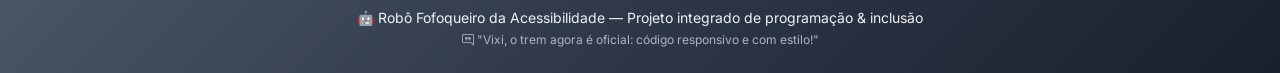
<file: pages/aula_03.html>
<!doctype html>
<html lang="pt-BR">
  <head>
    <meta charset="UTF-8" />
    <meta
      name="viewport"
      content="width=device-width, initial-scale=1.0, user-scalable=yes"
    />
    <title>Robô Fofoqueiro | Reconhecimento de Fala</title>
    <!-- Bootstrap 5 + Icons + Google Fonts -->
    <link
      href="https://cdn.jsdelivr.net/npm/bootstrap@5.3.0-alpha1/dist/css/bootstrap.min.css"
      rel="stylesheet"
    />
    <link
      rel="stylesheet"
      href="https://cdn.jsdelivr.net/npm/bootstrap-icons@1.11.3/font/bootstrap-icons.min.css"
    />
    <link
      href="https://fonts.googleapis.com/css2?family=Inter:opsz,wght@14..32,300;14..32,400;14..32,600;14..32,700;14..32,800&display=swap"
      rel="stylesheet"
    />
    <!-- CSS Custom -->
    <link rel="stylesheet" href="../assets/css/style.css" />
  </head>

  <body>
    <!-- MENU SUPERIOR (para futuras abas do projeto maior) -->
    <nav class="navbar navbar-expand-lg menu-projeto-principal sticky-top">
      <div class="container-fluid px-4">
        <a
          class="navbar-brand d-flex align-items-center gap-2"
          href="../index.html"
        >
          <span class="robo-icon-principal">🤖💬</span>
          <span class="brand-text-principal"
            >Robô Fofoqueiro<br /><small class="sub-brand-principal"
              >Projeto de Acessibilidade</small
            ></span
          >
        </a>
        <button
          class="navbar-toggler"
          type="button"
          data-bs-toggle="collapse"
          data-bs-target="#menuProjetoPrincipal"
          aria-controls="menuProjetoPrincipal"
          aria-expanded="false"
          aria-label="Toggle navigation"
        >
          <span class="navbar-toggler-icon"></span>
        </button>
        <div class="collapse navbar-collapse" id="menuProjetoPrincipal">
          <ul class="navbar-nav ms-auto mb-2 mb-lg-0 gap-2">
            <li class="nav-item">
              <a class="nav-link" data-projeto-aba="inicio" href="../index.html"
                ><i class="bi bi-house-door-fill"></i> Início</a
              >
            </li>
            <li class="nav-item">
              <a class="nav-link" data-projeto-aba="aula1" href="aula_01.html"
                ><i class="bi bi-robot"></i> Aula 1 - Setup</a
              >
            </li>
            <li class="nav-item">
              <a class="nav-link" data-projeto-aba="aula2" href="aula_02.html"
                ><i class="bi bi-mic"></i> Aula 2 - Escuta</a
              >
            </li>
            <li class="nav-item">
              <a
                class="nav-link active-projeto"
                data-projeto-aba="aula3"
                href="aula_03.html"
                ><i class="bi bi-chat-dots"></i> Aula 3 - Fala</a
              >
            </li>
            <li class="nav-item">
              <a class="nav-link" data-projeto-aba="aula4" href="aula_04.html"
                ><i class="bi bi-eye"></i> Aula 4 - Visão</a
              >
            </li>
            <li class="nav-item">
              <a class="nav-link" data-projeto-aba="aula5" href="aula_05.html"
                ><i class="bi bi-cpu"></i> Aula 5 - IA com Personalidade</a
              >
            </li>
            <li class="nav-item">
              <a class="nav-link" data-projeto-aba="aula6" href="aula_06.html"
                ><i class="bi bi-lightbulb"></i> Aula 6 - Display e LEDs</a
              >
            </li>
            <li class="nav-item">
              <a class="nav-link" data-projeto-aba="aula7" href="aula_07.html"
                ><i class="bi bi-graph-up"></i> Aula 7 - Mapa do Inferno</a
              >
            </li>
            <li class="nav-item">
              <a class="nav-link" data-projeto-aba="aula8" href="aula_08.html"
                ><i class="bi bi-puzzle-fill"></i> Aula 8 - Protótipo
                Completo</a
              >
            </li>
            <li class="nav-item">
              <a class="nav-link" data-projeto-aba="aula9" href="aula_09.html"
                ><i class="bi bi-camera-reels-fill"></i> Aula 9 - Manifesto</a
              >
            </li>
            <li class="nav-item">
              <a class="nav-link" data-projeto-aba="aula10" href="aula_10.html"
                ><i class="bi bi-wifi-off"></i> Aula 10 - Offline</a
              >
            </li>
            <li class="nav-item">
              <a
                class="nav-link"
                data-projeto-aba="aula11"
                href="material_complementar.html"
                ><i class="bi bi-puzzle-fill"></i> Material Complementar</a
              >
            </li>
            <li class="nav-item">
              <a
                class="nav-link"
                data-projeto-aba="laboratorio"
                href="laboratorio.html"
                ><i class="bi bi-robot"></i> Laboratório</a
              >
            </li>
            <li class="nav-item">
              <a class="nav-link" data-projeto-aba="sobre" href="#"
                ><i class="bi bi-info-circle"></i> Sobre</a
              >
            </li>
          </ul>
        </div>
      </div>
    </nav>

    <!-- CONTEÚDO PRINCIPAL COM LAYOUT: MENU LATERAL + ÁREA DE CONTEÚDO -->
    <div class="container-fluid main-layout">
      <div class="row">
        <!-- MENU LATERAL (abas internas da aula atual) -->
        <aside class="col-lg-2 col-md-3 col-sm-4 sidebar-lateral px-0">
          <div class="sidebar-sticky">
            <div class="sidebar-header">
              <i class="bi bi-grid-3x3-gap-fill"></i> Nesta aula
            </div>
            <ul class="nav nav-pills flex-column mb-auto" id="sidebarMenu">
              <li class="nav-item">
                <a
                  href="#"
                  class="nav-link lateral-link active-lateral"
                  data-lateral-aba="conceitos"
                >
                  <i class="bi bi-lightbulb"></i> Conceitos
                </a>
              </li>
              <li class="nav-item">
                <a
                  href="#"
                  class="nav-link lateral-link"
                  data-lateral-aba="codigo"
                >
                  <i class="bi bi-code-square"></i> Código Python
                </a>
              </li>
              <li class="nav-item">
                <a
                  href="#"
                  class="nav-link lateral-link"
                  data-lateral-aba="checklist"
                >
                  <i class="bi bi-clipboard-check"></i> Checklist
                </a>
              </li>
              <li class="nav-item">
                <a
                  href="#"
                  class="nav-link lateral-link"
                  data-lateral-aba="professor"
                >
                  <i class="bi bi-mortarboard"></i> Área do Profe
                </a>
              </li>
              <li class="nav-item">
                <a
                  href="#"
                  class="nav-link lateral-link"
                  data-lateral-aba="setup"
                >
                  <i class="bi bi-mic"></i> Simulador de Fala
                </a>
              </li>
            </ul>
            <div class="sidebar-footer">
              <button
                id="btnDownloadPyLateral"
                class="btn btn-download-lateral w-100"
              >
                <i class="bi bi-file-earmark-code-fill"></i> Baixar .py
              </button>
            </div>
          </div>
        </aside>

        <!-- ÁREA DE CONTEÚDO DINÂMICO -->
        <main class="col-lg-10 col-md-9 col-sm-8 conteudo-principal py-4">
          <!-- Aba 1: Conceitos -->
          <div
            id="conteudoConceitos"
            class="lateral-aba-conteudo active-lateral-aba"
          >
            <div class="card border-0 shadow-lg mb-5 bg-degrade-header">
              <div class="card-body p-4 p-md-5">
                <div class="row align-items-center">
                  <div class="col-md-9">
                    <span class="badge bg-warning text-dark mb-2"
                      ><i class="bi bi-mic"></i> VIXI, O ROBÔ OUVIU TUDO!</span
                    >
                    <h1 class="display-5 fw-bold">🎤 Reconhecimento de Fala</h1>
                    <p class="lead mt-3">
                      "O robô ouviu tudo! Agora ele responde" — implementando
                      Speech-to-Text com gírias paranaenses e modo Libras
                      textual.
                    </p>
                    <div class="mt-3 d-flex flex-wrap gap-3">
                      <div>
                        <i class="bi bi-clock-history"></i> Duração: 100 min (2
                        aulas)
                      </div>
                      <div>
                        <i class="bi bi-mic-fill"></i> Google Speech Recognition
                        + Vosk
                      </div>
                      <div>
                        <i class="bi bi-chat-dots"></i> BNCC: EM13LGG101 |
                        EM13LGG304 | EM13LP16
                      </div>
                    </div>
                  </div>
                  <div class="col-md-3 text-center">
                    <div class="robo-ascii-animado">
                      🎤👂🤖<br />⬇️⬇️⬇️<br />"FALA AÍ!"
                    </div>
                  </div>
                </div>
              </div>
            </div>

            <!-- ETAPAS DA AULA -->
            <div class="row g-4 mb-5">
              <div class="col-md-6 col-lg-4">
                <div class="card h-100 border-0 shadow-sm etapa-card">
                  <div class="card-body">
                    <div class="etapa-icon">🎬</div>
                    <h3>Abertura · 10min</h3>
                    <p>
                      Vídeo: como funciona reconhecimento de voz (explicação
                      simples do Speech-to-Text).
                    </p>
                  </div>
                </div>
              </div>
              <div class="col-md-6 col-lg-4">
                <div class="card h-100 border-0 shadow-sm etapa-card">
                  <div class="card-body">
                    <div class="etapa-icon">🗣️</div>
                    <h3>Conceituação · 15min</h3>
                    <p>
                      Dicionário de gírias paranaenses — turma contribui (vixi,
                      piá, guria, ó o trem, etc.).
                    </p>
                  </div>
                </div>
              </div>
              <div class="col-md-6 col-lg-4">
                <div class="card h-100 border-0 shadow-sm etapa-card">
                  <div class="card-body">
                    <div class="etapa-icon">💻</div>
                    <h3>Codificação · 40min</h3>
                    <p>
                      Implementar speech_recognition + dicionário de respostas +
                      modo Libras textual.
                    </p>
                  </div>
                </div>
              </div>
              <div class="col-md-6 col-lg-4">
                <div class="card h-100 border-0 shadow-sm etapa-card">
                  <div class="card-body">
                    <div class="etapa-icon">🧪</div>
                    <h3>Teste · 20min</h3>
                    <p>
                      Alunos falam frases no microfone; robô responde com meme e
                      traduz para Libras textual.
                    </p>
                  </div>
                </div>
              </div>
              <div class="col-md-6 col-lg-4">
                <div class="card h-100 border-0 shadow-sm etapa-card">
                  <div class="card-body">
                    <div class="etapa-icon">⚖️</div>
                    <h3>Fechamento · 15min</h3>
                    <p>
                      Debate ético: "O robô pode guardar o que ouviu? Isso é
                      fofoca ou dado?"
                    </p>
                  </div>
                </div>
              </div>
              <div class="col-md-6 col-lg-4">
                <div
                  class="card h-100 border-0 shadow-sm etapa-card bg-inclusao"
                >
                  <div class="card-body">
                    <div class="etapa-icon">♿</div>
                    <h3>Adaptações inclusivas</h3>
                    <p>
                      Alunos com fala reduzida podem usar input de texto manual.
                      Lista de frases prontas disponível.
                    </p>
                  </div>
                </div>
              </div>
            </div>

            <!-- Dicionário de gírias paranaenses -->
            <div class="card border-0 mb-4 overflow-hidden">
              <div
                class="card-header bg-dark text-white d-flex justify-content-between align-items-center"
              >
                <span
                  ><i class="bi bi-translate"></i> Dicionário de Gírias
                  Paranaenses — "O trem vai ficar doido"</span
                >
                <span class="badge bg-warning text-dark">🤣 Bagulho doido</span>
              </div>
              <div class="card-body">
                <div class="row g-3">
                  <div class="col-md-3 col-6">
                    <div class="alert alert-secondary mb-0">
                      <strong>vixi</strong><br />😲 expressão de surpresa
                    </div>
                  </div>
                  <div class="col-md-3 col-6">
                    <div class="alert alert-secondary mb-0">
                      <strong>piá</strong><br />🧒 garoto, rapaz
                    </div>
                  </div>
                  <div class="col-md-3 col-6">
                    <div class="alert alert-secondary mb-0">
                      <strong>guria</strong><br />👧 garota, moça
                    </div>
                  </div>
                  <div class="col-md-3 col-6">
                    <div class="alert alert-secondary mb-0">
                      <strong>ó o trem</strong><br />👀 olha a coisa, presta
                      atenção
                    </div>
                  </div>
                  <div class="col-md-3 col-6">
                    <div class="alert alert-secondary mb-0">
                      <strong>tchê</strong><br />🤝 companheiro, amigo
                    </div>
                  </div>
                  <div class="col-md-3 col-6">
                    <div class="alert alert-secondary mb-0">
                      <strong>bagulho doido</strong><br />🤪 coisa louca
                    </div>
                  </div>
                  <div class="col-md-3 col-6">
                    <div class="alert alert-secondary mb-0">
                      <strong>égua</strong><br />🐴 expressão de espanto
                    </div>
                  </div>
                  <div class="col-md-3 col-6">
                    <div class="alert alert-secondary mb-0">
                      <strong>bah</strong><br />😮 expressão de surpresa
                    </div>
                  </div>
                </div>
              </div>
            </div>

            <!-- Códigos BNCC -->
            <div
              class="alert alert-success d-flex align-items-center"
              role="alert"
            >
              <i class="bi bi-check-circle-fill fs-3 me-3"></i>
              <div>
                <strong>Códigos BNCC trabalhados:</strong> EM13LGG101,
                EM13LGG304, EM13LP16 | <strong>RCP - Paraná:</strong> Língua
                Portuguesa - Oralidade, Pensamento Computacional - Algoritmos
              </div>
            </div>
          </div>

          <!-- Aba 2: Código Python completo -->
          <div id="conteudoCodigo" class="lateral-aba-conteudo">
            <div class="card border-0 shadow-lg">
              <div
                class="card-header bg-grafite text-white d-flex justify-content-between flex-wrap"
              >
                <span
                  ><i class="bi bi-filetype-py"></i> robo_fofoqueiro_fala.py —
                  Código completo da aula</span
                >
                <span class="badge bg-verde-claro">download disponível</span>
              </div>
              <div class="card-body p-0">
                <pre
                  class="code-block-full m-0"
                ><code id="codigoPythonCompleto"># ===================================================================
#              Robô Fofoqueiro - Reconhecimento de Fala
# ===================================================================
# Objetivo: Capturar áudio do microfone, converter fala em texto usando
#           a API do Google Speech Recognition, salvar as "fofocas" em
#           arquivo de log, responder com mensagens irreverentes e
#           oferecer tradução textual para Libras (usando emojis).
# Alunos: [A SER PREENCHIDO]
# Orientadora: Gisele Nunes
# Data  : 2026
# ===================================================================

# -*- coding: utf-8 -*-

# Importa a biblioteca SpeechRecognition para capturar áudio do microfone
# e converter fala em texto através da API do Google.
import speech_recognition as sr

# Importa datetime para gerar timestamps precisos quando salvar as fofocas.
from datetime import datetime

# Importa random para escolher respostas aleatórias da lista de frases irreverentes.
import random

# Importa os para manipular arquivos e caminhos do sistema.
import os

# Importa time para adicionar pausas (sleep) entre os testes simulados.
import time

# ============================================================
# LISTA DE RESPOSTAS IRREVERENTES
# ============================================================

# Lista de strings contendo respostas engraçadas e descontraídas que o robô
# pode dar após ouvir uma fala. O marcador '{}' será substituído pelo texto
# que o usuário falou.
RESPOSTAS_IRREVERENTES = [
    "Ah pronto, agora tão falando '{}'... vou contar pra todo mundo",
    "Isso foi profundo... ou não, sei lá, sou só um robô fofoqueiro",
    "Anotado! '{}' - disse o aluno misterioso",
    "Huuum, interessante... vou salvar no meu banco de fofocas",
    "😈 Hehehe... '{}'... isso vai render altas fofocas!",
    "Conta mais, conta mais... tô gravando tudo aqui 🎙️",
    "Vixi, falou '{}'! Égua, isso é bagulho doido!",
    "Piá, cê tá ligado que eu anotei isso né? '{}'",
    "Ó o trem, guria! '{}' - anotado com sucesso!"
]

# ============================================================
# DICIONÁRIO DE GÍRIAS PARANAENSES
# ============================================================

# Dicionário que mapeia gírias típicas do Paraná para seus significados
# com emojis ilustrativos. Usado para detectar gírias na fala do usuário
# e responder de forma personalizada.
DICIONARIO_GIRIAS = {
    "vixi": "😲 expressão de surpresa ou susto",
    "piá": "🧒 garoto, rapaz",
    "guria": "👧 garota, moça",
    "ó o trem": "👀 olha a coisa, presta atenção",
    "tchê": "🤝 companheiro, amigo",
    "bagulho doido": "🤪 coisa louca, situação complicada",
    "égua": "🐴 expressão de espanto",
    "trem": "📦 coisa, objeto",
    "bah": "😮 expressão de surpresa",
    "mas qué isso": "😯 expressão de indignação"
}

# ============================================================
# DICIONÁRIO DE TRADUÇÃO PARA LIBRAS TEXTUAL (EMOJI)
# ============================================================

# Dicionário que traduz palavras ou frases comuns para uma representação
# textual com emojis, simulando sinais de Libras de forma lúdica e acessível.
# A chave é a palavra/frase em português, o valor é a "tradução" com emojis.
LIBRAS_EMOJI = {
    "bom dia": "🤟 BOM DIA 🤟",
    "boa tarde": "🌅 BOA TARDE 🌅",
    "boa noite": "🌙 BOA NOITE 🌙",
    "ajuda": "🆘 AJUDA 🆘",
    "obrigado": "🙏 OBRIGADO 🙏",
    "amigo": "🤝 AMIGO 🤝",
    "escola": "📚 ESCOLA 📚",
    "professor": "👨‍🏫 PROFESSOR 👨‍🏫",
    "fofoca": "👂 FOFOCA 👂",
    "segredo": "🤫 SEGREDO 🤫",
    "amor": "❤️ AMOR ❤️",
    "triste": "😢 TRISTE 😢",
    "feliz": "😊 FELIZ 😊",
    "legal": "👍 LEGAL 👍",
    "ruim": "👎 RUIM 👎",
    "programar": "💻 PROGRAMAR 💻",
    "python": "🐍 PYTHON 🐍",
    "robô": "🤖 ROBÔ 🤖"
}

# ============================================================
# FUNÇÃO PARA SALVAR FOFOCO NO ARQUIVO
# ============================================================

def salvar_fofoca(texto):
    """
    Salva uma fofoca (texto capturado) em um arquivo chamado 'fofocas.txt'.
    Cada linha contém um timestamp e o texto dito pelo usuário.
    
    Parâmetros:
    texto: str - o texto que foi reconhecido (ou simulado).
    """
    
    # Gera um timestamp com data e hora no formato ANO-MÊS-DIA HORA:MINUTO:SEGUNDO.
    timestamp = datetime.now().strftime("%Y-%m-%d %H:%M:%S")
    
    # Abre o arquivo 'fofocas.txt' em modo de adição ('a' = append).
    # Se o arquivo não existir, será criado automaticamente.
    # encoding='utf-8' garante suporte a caracteres especiais (emojis, acentos).
    with open("fofocas.txt", "a", encoding="utf-8") as arquivo:
        # Escreve uma linha com o timestamp e o texto entre colchetes.
        arquivo.write(f"[{timestamp}] - {texto}\n")
    
    # Exibe mensagem de confirmação para o usuário.
    print(f"💾 Fofoca salva com sucesso!")

# ============================================================
# FUNÇÃO PARA TRADUZIR PARA LIBRAS TEXTUAL
# ============================================================

def traduzir_libras_textual(texto):
    """
    Traduz palavras/frases específicas para uma representação textual com emojis,
    simulando sinais de Libras de forma lúdica.
    
    Parâmetros:
    texto: str - o texto original reconhecido.
    
    Retorna:
    str - o texto modificado com as traduções aplicadas (se houver).
    """
    
    # Converte o texto original para letras minúsculas para facilitar a comparação.
    texto_lower = texto.lower()
    
    # Percorre cada palavra/frase do dicionário de Libras.
    for palavra, traducao in LIBRAS_EMOJI.items():
        # Se a palavra (em minúsculo) estiver presente no texto.
        if palavra in texto_lower:
            # Substitui a palavra original pela tradução com emojis.
            # Usa o texto original (com maiúsculas preservadas) para substituição.
            return texto.replace(palavra, traducao)
    
    # Se nenhuma palavra do dicionário for encontrada, retorna o texto original.
    return texto

# ============================================================
# FUNÇÃO PARA GERAR RESPOSTA COM GÍRIAS
# ============================================================

def gerar_resposta_com_girias(texto):
    """
    Detecta se o texto contém alguma gíria paranaense e gera uma resposta
    personalizada. Caso contrário, escolhe uma resposta irreverente aleatória.
    
    Parâmetros:
    texto: str - o texto reconhecido.
    
    Retorna:
    str - a resposta do robô fofoqueiro.
    """
    
    # Converte o texto para minúsculas para comparação case-insensitive.
    texto_lower = texto.lower()
    
    # Percorre todas as gírias do dicionário.
    for giria, significado in DICIONARIO_GIRIAS.items():
        # Se a gíria estiver presente no texto.
        if giria in texto_lower:
            # Retorna uma resposta específica explicando o significado da gíria.
            return f"Vixi, você usou '{giria}'! {significado} Égua, sabia nem que existia isso! 🤯"
    
    # Se nenhuma gíria for detectada, escolhe uma resposta aleatória da lista
    # e formata com o texto original do usuário.
    return random.choice(RESPOSTAS_IRREVERENTES).format(texto)

# ============================================================
# FUNÇÃO PRINCIPAL DE RECONHECIMENTO DE FALA
# ============================================================

def escuta_fofoqueiro(modo_libras=False):
    """
    Função principal que captura áudio do microfone, converte para texto
    usando a API do Google, salva a fofoca e gera uma resposta.
    
    Parâmetros:
    modo_libras: bool - se True, ativa a tradução textual para Libras.
    
    Retorna:
    str or None - o texto reconhecido, ou None se houve erro.
    """
    
    # Mensagem inicial informando que o robô está ouvindo.
    print("\n🎤 Robô Fofoqueiro: 'Tô te ouvindo... fala aí que eu tô anotando tudo'")
    
    # Cria uma instância do reconhecedor de fala.
    recognizer = sr.Recognizer()
    
    # Define o limiar de energia (sensibilidade) para detectar fala.
    # Valores mais baixos detectam sons mais baixos.
    recognizer.energy_threshold = 300
    
    # Define a pausa mínima (em segundos) para considerar que a fala terminou.
    recognizer.pause_threshold = 0.8
    
    try:
        # Abre o microfone como fonte de áudio.
        with sr.Microphone() as source:
            print("🔴 Gravando... fale alguma coisa!")
            
            # Ajusta o reconhecedor para o ruído ambiente por 0.5 segundo.
            recognizer.adjust_for_ambient_noise(source, duration=0.5)
            
            # Escuta o áudio do microfone.
            # timeout=5: espera no máximo 5 segundos pelo início da fala.
            # phrase_time_limit=5: limita a duração da frase a 5 segundos.
            audio = recognizer.listen(source, timeout=5, phrase_time_limit=5)
            
            print("✅ Áudio capturado! Processando...")
            
            try:
                # Tenta reconhecer o áudio usando a API do Google em português do Brasil.
                texto = recognizer.recognize_google(audio, language="pt-BR")
                print(f"👂 OUVI ALGO: {texto}")
            
            except sr.UnknownValueError:
                # O Google não conseguiu entender o áudio (ex: muito ruído, fala ininteligível).
                print("❌ Google não entendeu o áudio!")
                return None
            
            except sr.RequestError as e:
                # Erro de conexão ou problema na requisição à API do Google.
                print(f"❌ Erro na requisição ao Google: {e}")
                return None
    
    except sr.WaitTimeoutError:
        # O usuário não começou a falar dentro do tempo limite (timeout).
        print("⏰ Tempo esgotado! Você demorou para começar a falar.")
        return None
    
    except Exception as e:
        # Captura qualquer outro erro inesperado.
        print(f"❌ Erro inesperado: {e}")
        return None
    
    # Se o texto foi reconhecido com sucesso.
    if texto:
        # Se o modo Libras estiver ativado, traduz o texto.
        if modo_libras:
            texto_original = texto
            texto = traduzir_libras_textual(texto)
            # Só exibe a mensagem de tradução se houve alteração.
            if texto != texto_original:
                print(f"🦾 TRADUÇÃO LIBRAS: {texto}")
        
        # Salva o texto (fofoca) no arquivo.
        salvar_fofoca(texto)
        
        # Gera uma resposta irreverente (com ou sem gírias).
        resposta = gerar_resposta_com_girias(texto)
        
        # Exibe a resposta do robô.
        print(f"🤖 {resposta}")
        
        # Retorna o texto reconhecido.
        return texto
    
    # Se algo deu errado e texto está vazio/None, retorna None.
    return None

# ============================================================
# FUNÇÃO PARA TESTE SIMULADO (SEM MICROFONE)
# ============================================================

def teste_simulado(modo_libras=False):
    """
    Função para testar o robô sem necessidade de microfone.
    Usa uma lista de frases pré-definidas e simula o reconhecimento.
    Útil para executar no Google Colab onde o microfone pode não estar disponível.
    
    Parâmetros:
    modo_libras: bool - se True, ativa a tradução textual para Libras.
    """
    
    # Cabeçalho visual para o modo de teste.
    print("\n" + "="*60)
    print("🧪 MODO TESTE SIMULADO - Robô Fofoqueiro em ação!")
    print("="*60)
    
    # Lista de frases de teste que simulam possíveis falas de usuários.
    frases_teste = [
        "bom dia professor, como você está?",
        "preciso de ajuda com o exercício",
        "você ouviu a última fofoca da escola?",
        "estou feliz hoje!",
        "isso é um segredo entre nós",
        "vixi, que bagulho doido!",
        "ó o trem, piá!"
    ]
    
    print("\n🎭 Simulando reconhecimento de fala com frases pré-definidas:\n")
    
    # Percorre cada frase de teste com índice começando em 1.
    for i, frase_simulada in enumerate(frases_teste, 1):
        print(f"📝 Teste {i}/{len(frases_teste)}:")
        print(f" 🎭 Frase simulada: '{frase_simulada}'")
        
        # No teste simulado, o texto é a própria frase (não vem de microfone).
        texto = frase_simulada
        print(f"👂 OUVI ALGO: {texto}")
        
        # Se o modo Libras estiver ativado, traduz o texto.
        if modo_libras:
            texto_original = texto
            texto = traduzir_libras_textual(texto)
            if texto != texto_original:
                print(f"🦾 TRADUÇÃO LIBRAS: {texto}")
        
        # Salva a fofoca com um marcador [SIMULADO] para diferenciar de gravações reais.
        salvar_fofoca(f"[SIMULADO] {texto}")
        
        # Gera e exibe a resposta do robô.
        resposta = gerar_resposta_com_girias(texto)
        print(f"🤖 {resposta}")
        
        # Linha separadora visual.
        print("-"*40)
        
        # Aguarda 1 segundo antes do próximo teste para não sobrecarregar a saída.
        time.sleep(1)
    
    # Mensagem final de conclusão do teste.
    print("\n✅ Teste simulado concluído!")
    print("📁 Verifique o arquivo 'fofocas.txt' para ver as fofocas salvas!")

# ============================================================
# FUNÇÃO PRINCIPAL
# ============================================================

def main():
    """
    Função principal que exibe o menu de opções e orquestra a execução
    do robô fofoqueiro conforme a escolha do usuário.
    """
    
    # Cabeçalho de apresentação do programa.
    print("="*60)
    print("🤖 ROBÔ FOFOQUEIRO - AULA 3: RECONHECIMENTO DE FALA")
    print("="*60)
    
    # Menu de opções disponíveis para o usuário.
    print("\n📌 Como você quer testar o robô?")
    print("1 - Teste com microfone real (precisa de microfone)")
    print("2 - Teste simulado (usa frases pré-definidas, recomendado para Colab)")
    print("3 - Apenas ver fofocas salvas")
    
    try:
        # Solicita ao usuário que escolha uma opção e remove espaços extras.
        opcao = input("\n👉 Escolha uma opção (1/2/3): ").strip()
        
        # Pergunta se deseja ativar a tradução para Libras textual.
        modo_libras_input = input("🦾 Ativar tradução para Libras textual? (s/n): ").strip().lower()
        
        # Converte a resposta para booleano: True se for 's', False caso contrário.
        modo_libras = modo_libras_input == 's'
        
        # Opção 1: Teste com microfone real.
        if opcao == '1':
            print("\n🎙️ Iniciando teste com microfone real...")
            print("Pressione Ctrl+C para parar...")
            try:
                # Loop infinito até o usuário interromper com Ctrl+C.
                while True:
                    # Chama a função de escuta e aguarda o reconhecimento.
                    texto = escuta_fofoqueiro(modo_libras=modo_libras)
                    if texto:
                        print(f"✅ Texto salvo: {texto}")
                    print("\n" + "-"*40)
                    time.sleep(1)
            except KeyboardInterrupt:
                # Captura Ctrl+C para encerrar o programa graciosamente.
                print("\n\n👋 Robô Fofoqueiro desligado! Até a próxima fofoca!")
        
        # Opção 2: Teste simulado (recomendado para Colab).
        elif opcao == '2':
            teste_simulado(modo_libras=modo_libras)
        
        # Opção 3: Exibir fofocas já salvas.
        elif opcao == '3':
            try:
                # Tenta abrir e ler o arquivo de fofocas.
                with open("fofocas.txt", "r", encoding="utf-8") as arquivo:
                    print(arquivo.read())
            except FileNotFoundError:
                # Se o arquivo não existir, exibe mensagem informativa.
                print("📭 Nenhuma fofoca salva ainda!")
        
        # Opção inválida: executa o teste simulado como fallback.
        else:
            print("❌ Opção inválida! Executando teste simulado padrão...")
            teste_simulado(modo_libras=modo_libras)
    
    except Exception as e:
        # Captura qualquer erro no menu e executa o teste simulado como fallback.
        print(f"❌ Erro: {e}")
        teste_simulado(modo_libras=False)

# Verifica se o script está sendo executado diretamente (não importado como módulo).
if __name__ == "__main__":
    # Chama a função principal para iniciar o programa.
    main()

# Exibe mensagem final de encerramento após o término da execução.
print("\n" + "="*60)
print("👋 Robô Fofoqueiro encerrado!")
print("😈 Lembre-se: tudo que você falou está salvo em 'fofocas.txt'")
print("="*60)</code></pre>
              </div>
              <div class="card-footer bg-light">
                <small
                  ><i class="bi bi-info-circle"></i> Código completo do
                  reconhecimento de fala para rodar no Google Colab.</small
                >
              </div>
            </div>
          </div>

          <!-- Aba 3: Checklist / Avaliação -->
          <div id="conteudoChecklist" class="lateral-aba-conteudo">
            <div class="row">
              <div class="col-lg-7">
                <div class="card shadow border-0 mb-4">
                  <div class="card-header bg-degrade-verde text-white">
                    <h4 class="mb-0">
                      <i class="bi bi-check2-square"></i> Checklist de avaliação
                      - Aluno
                    </h4>
                  </div>
                  <div class="card-body">
                    <ul class="checklist-personalizado list-unstyled">
                      <li>
                        <i class="bi bi-square"></i> Conseguiu implementar o
                        reconhecimento de fala funcional?
                      </li>
                      <li>
                        <i class="bi bi-square"></i> O robô responde com gírias
                        paranaenses corretamente?
                      </li>
                      <li>
                        <i class="bi bi-square"></i> Modo Libras textual está
                        traduzindo palavras-chave?
                      </li>
                      <li>
                        <i class="bi bi-square"></i> As falas são salvas no
                        arquivo 'fofocas.txt'?
                      </li>
                      <li>
                        <i class="bi bi-square"></i> Participou do debate ético
                        sobre privacidade?
                      </li>
                      <li>
                        <i class="bi bi-square"></i> Testou com microfone real
                        ou modo simulado?
                      </li>
                    </ul>
                    <div class="progress mt-3 progress-checklist">
                      <div
                        id="progressChecklist"
                        class="progress-bar bg-success"
                      ></div>
                    </div>
                    <button
                      id="simularProgresso"
                      class="btn btn-outline-success btn-sm mt-3"
                    >
                      <i class="bi bi-arrow-repeat"></i> Simular progresso
                      (marca todos ✅)
                    </button>
                  </div>
                </div>
              </div>
              <div class="col-lg-5">
                <div class="card border-0 shadow bg-laranja-alerta text-dark">
                  <div class="card-body">
                    <h5>
                      <i class="bi bi-exclamation-triangle-fill"></i> Prazos &
                      alertas
                    </h5>
                    <p><strong>Entrega do projeto:</strong> 30/04/2026</p>
                    <p>
                      <strong>Validar reconhecimento de fala</strong> antes do
                      próximo encontro.
                    </p>
                    <hr class="hr-alerta" />
                    <div class="d-flex align-items-center gap-2">
                      <i class="bi bi-robot fs-1"></i>
                      <span
                        >Dica: "Se o microfone não funcionar no Colab, use o
                        modo simulado!"</span
                      >
                    </div>
                  </div>
                </div>
              </div>
            </div>
          </div>

          <!-- Aba 4: Área do Professor -->
          <div id="conteudoProfessor" class="lateral-aba-conteudo">
            <div class="card shadow border-0 mb-4 overflow-hidden">
              <div class="row g-0">
                <div class="col-md-8">
                  <div class="card-body">
                    <div class="d-flex gap-2 align-items-center mb-2">
                      <i class="bi bi-chalkboard fs-1"></i>
                      <h2 class="card-title">Plano de Aula - Docente</h2>
                    </div>
                    <p>
                      <strong>Códigos BNCC:</strong> EM13LGG101, EM13LGG304,
                      EM13LP16 | <strong>RCP - Paraná:</strong> Língua
                      Portuguesa - Oralidade, Pensamento Computacional -
                      Algoritmos
                    </p>
                    <p>
                      <strong>Materiais:</strong> Chromebooks, contas Google,
                      projetor, microfones.
                    </p>
                    <hr class="hr-professor" />
                    <h5><i class="bi bi-stars"></i> Dicas de mediação</h5>
                    <ul>
                      <li>
                        Use a analogia "Robô fofoqueiro precisa de ouvidos
                        (microfone) e cérebro (algoritmo)".
                      </li>
                      <li>
                        Peça que os alunos criem novas gírias para adicionar ao
                        dicionário.
                      </li>
                      <li>
                        Promova um "Torneio de fofoca controlada" para testar o
                        robô.
                      </li>
                      <li>
                        Debate ético: "O robô pode guardar o que ouviu? Isso é
                        fofoca ou dado?"
                      </li>
                      <li>
                        Para alunos com fala reduzida, use input de texto manual
                        (modo alternativo).
                      </li>
                    </ul>
                    <button
                      id="btnExportarDicas"
                      class="btn btn-outline-primary mt-2"
                    >
                      <i class="bi bi-download"></i> Exportar dicas
                    </button>
                  </div>
                </div>
                <div
                  class="col-md-4 bg-grafite-claro d-flex flex-column align-items-center justify-content-center p-4 text-center"
                >
                  <div class="icone-prof">👩‍🏫🧑‍🏫</div>
                  <p class="mt-2 fw-bold">Kit do Professor</p>
                  <button
                    id="simularChamada"
                    class="btn btn-warning w-100 mt-2"
                  >
                    <i class="bi bi-mic"></i> Chamada interativa
                  </button>
                </div>
              </div>
            </div>
          </div>

          <!-- Aba 5: Simulador de Fala (interativo com microfone real) -->
          <div id="conteudoSetup" class="lateral-aba-conteudo">
            <div class="card border-0 shadow-lg mb-4">
              <div class="card-header bg-grafite text-white">
                <h4 class="mb-0">
                  <i class="bi bi-mic-fill"></i> Simulador de Reconhecimento de
                  Fala
                </h4>
              </div>
              <div class="card-body">
                <div class="simulador-fala p-4">
                  <div class="text-center mb-4">
                    <div class="robo-ascii-animado">🎤🤖 "FALA AÍ, PIÁ!"</div>
                  </div>

                  <!-- Status da gravação -->
                  <div id="statusGravacao" class="alert alert-secondary mb-3">
                    <i class="bi bi-info-circle"></i> Clique no botão abaixo e
                    permita o acesso ao microfone.
                  </div>

                  <!-- Botão de microfone -->
                  <div class="text-center mb-4">
                    <button
                      id="btnIniciarGravacao"
                      class="btn btn-primary btn-lg px-5 py-3"
                    >
                      <i class="bi bi-mic-fill"></i> 🎤 Clique e Fale com o Robô
                    </button>
                  </div>

                  <!-- Input manual alternativo -->
                  <div class="mb-4">
                    <label class="form-label fw-bold"
                      ><i class="bi bi-keyboard"></i> Ou digite
                      manualmente:</label
                    >
                    <div class="input-group">
                      <input
                        type="text"
                        id="fraseUsuario"
                        class="form-control"
                        placeholder="Digite algo para o robô..."
                        aria-label="Frase do usuário"
                      />
                      <button
                        id="btnSimularFala"
                        class="btn btn-outline-primary"
                        type="button"
                      >
                        <i class="bi bi-send-fill"></i> Enviar
                      </button>
                    </div>
                  </div>

                  <!-- Frases prontas -->
                  <div class="mb-4">
                    <label class="form-label fw-bold"
                      ><i class="bi bi-chat-dots"></i> Frases prontas para
                      testar:</label
                    >
                    <div class="d-flex flex-wrap gap-2">
                      <button
                        class="btn btn-sm btn-outline-secondary btn-frase-pronta"
                        data-frase="Vixi, que bagulho doido!"
                      >
                        🎭 Vixi, que bagulho doido!
                      </button>
                      <button
                        class="btn btn-sm btn-outline-secondary btn-frase-pronta"
                        data-frase="Ó o trem, piá!"
                      >
                        🎭 Ó o trem, piá!
                      </button>
                      <button
                        class="btn btn-sm btn-outline-secondary btn-frase-pronta"
                        data-frase="Guria, me ajuda com Python"
                      >
                        🎭 Guria, me ajuda com Python
                      </button>
                      <button
                        class="btn btn-sm btn-outline-secondary btn-frase-pronta"
                        data-frase="Tchê, conta uma fofoca!"
                      >
                        🎭 Tchê, conta uma fofoca!
                      </button>
                      <button
                        class="btn btn-sm btn-outline-secondary btn-frase-pronta"
                        data-frase="Égua, não acredito nisso!"
                      >
                        🎭 Égua, não acredito nisso!
                      </button>
                    </div>
                  </div>

                  <!-- Resposta do robô -->
                  <div class="mb-3">
                    <div class="card">
                      <div class="card-header bg-success text-white">
                        <i class="bi bi-robot"></i> Resposta do Robô Fofoqueiro
                      </div>
                      <div class="card-body" id="respostaRobo">
                        <strong
                          ><i class="bi bi-robot"></i> Robô Fofoqueiro:</strong
                        ><br />
                        "Vixi, ainda não falou nada, piá! Fala alguma coisa aí!"
                      </div>
                    </div>
                  </div>

                  <!-- Libras textual -->
                  <div class="mb-3">
                    <div class="card">
                      <div class="card-header bg-info text-white">
                        <i class="bi bi-hand-index-thumb"></i> Tradução para
                        Libras Textual
                      </div>
                      <div class="card-body" id="librasTexto">
                        😶 Nada para traduzir...
                      </div>
                    </div>
                  </div>

                  <div class="alert alert-warning mt-3">
                    <i class="bi bi-shield-lock"></i>
                    <strong>Privacidade:</strong> As falas são processadas
                    localmente pelo navegador. Nada é enviado para servidores
                    externos (além da API de reconhecimento do Google).
                  </div>
                </div>
              </div>
            </div>
          </div>
        </main>
      </div>
    </div>

    <footer class="footer-custom">
      <div class="container-fluid">
        <p class="mb-0">
          🤖 Robô Fofoqueiro da Acessibilidade — Projeto integrado de
          programação & inclusão
        </p>
        <small
          ><i class="bi bi-chat-right-quote"></i> "Vixi, o trem agora é oficial:
          código responsivo e com estilo!"</small
        >
      </div>
    </footer>

    <!-- Bootstrap JS -->
    <script src="https://cdn.jsdelivr.net/npm/bootstrap@5.3.0-alpha1/dist/js/bootstrap.bundle.min.js"></script>
    <!-- Script custom -->
    <script src="../assets/js/script.js"></script>
  </body>
</html>
</file>
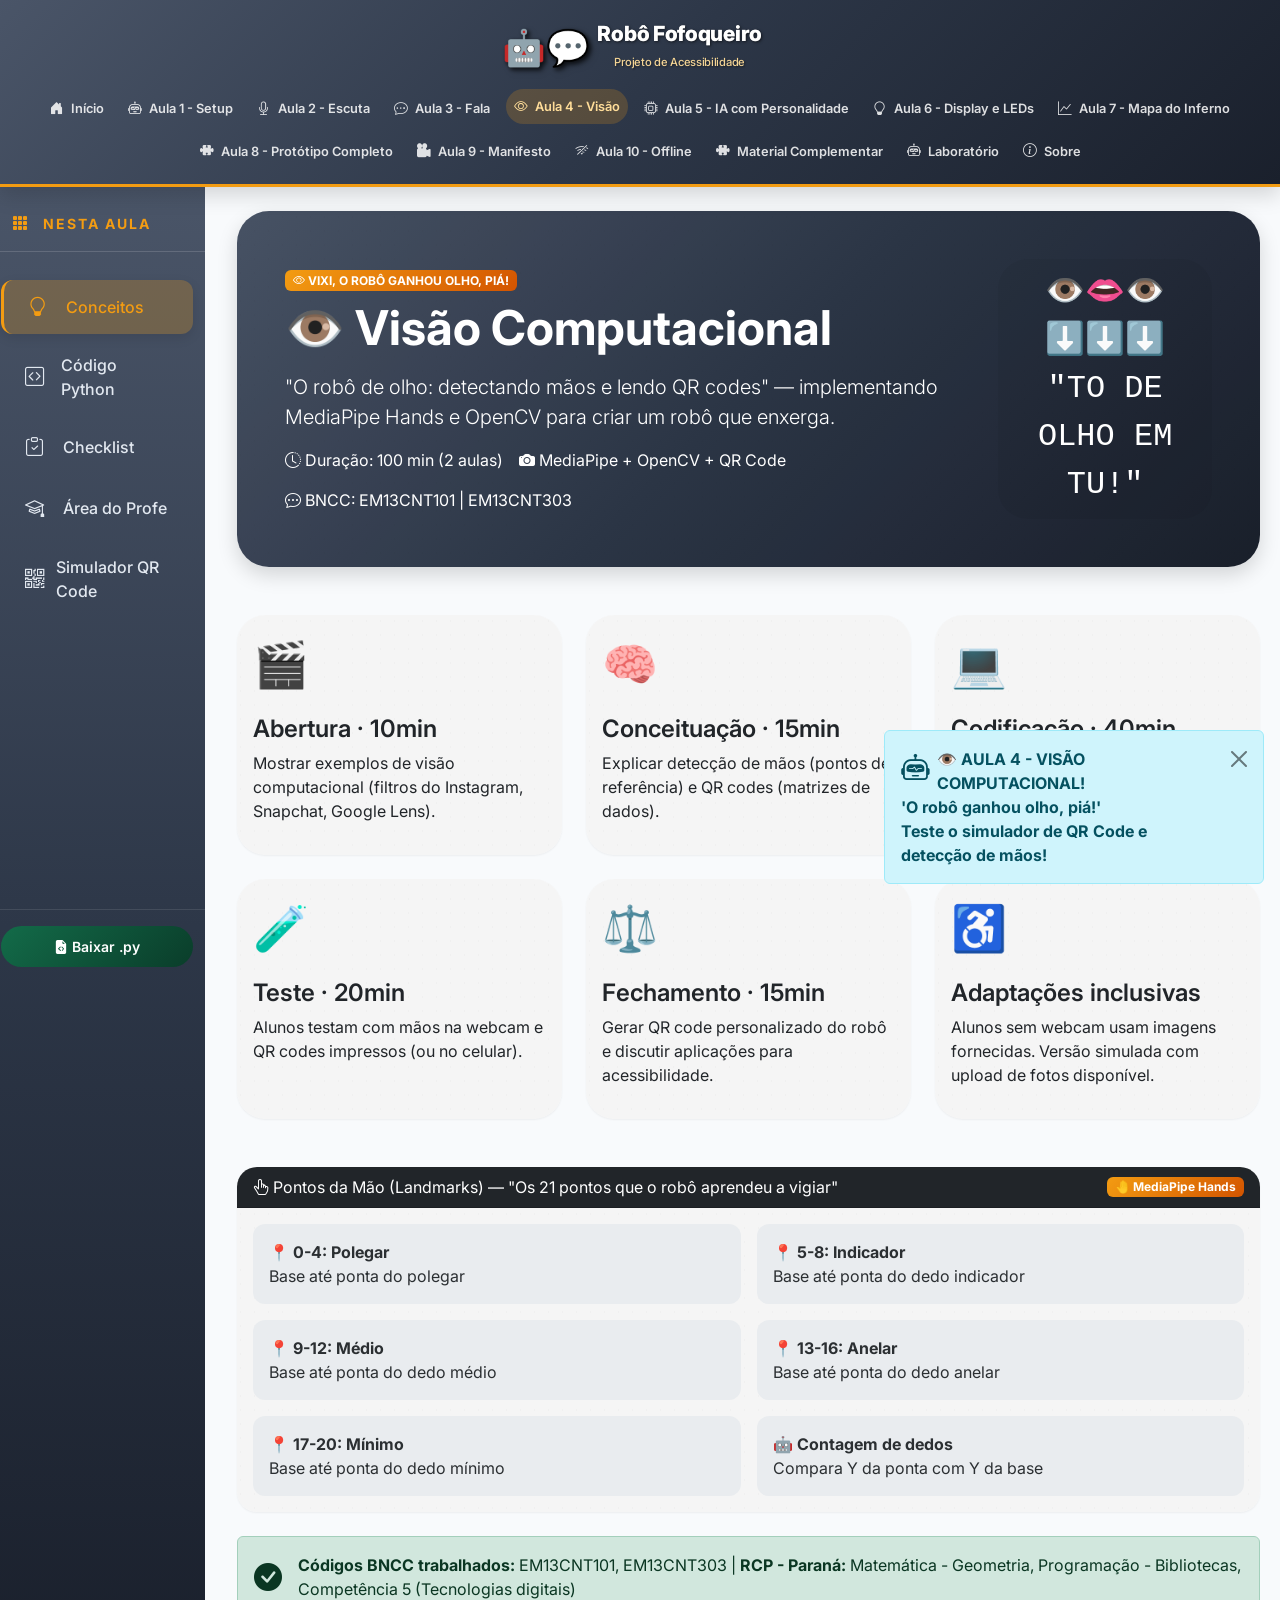
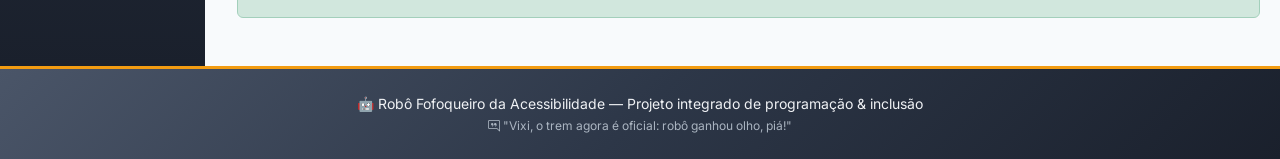
<file: pages/aula_04.html>
<!doctype html>
<html lang="pt-BR">
  <head>
    <meta charset="UTF-8" />
    <meta
      name="viewport"
      content="width=device-width, initial-scale=1.0, user-scalable=yes"
    />
    <title>Robô Fofoqueiro | Visão Computacional com Mãos e QR Code</title>
    <!-- Bootstrap 5 + Icons + Google Fonts -->
    <link
      href="https://cdn.jsdelivr.net/npm/bootstrap@5.3.0-alpha1/dist/css/bootstrap.min.css"
      rel="stylesheet"
    />
    <link
      rel="stylesheet"
      href="https://cdn.jsdelivr.net/npm/bootstrap-icons@1.11.3/font/bootstrap-icons.min.css"
    />
    <link
      href="https://fonts.googleapis.com/css2?family=Inter:opsz,wght@14..32,300;14..32,400;14..32,600;14..32,700;14..32,800&display=swap"
      rel="stylesheet"
    />
    <!-- CSS Custom -->
    <link rel="stylesheet" href="../assets/css/style.css" />
  </head>

  <body>
    <!-- MENU SUPERIOR -->
    <nav class="navbar navbar-expand-lg menu-projeto-principal sticky-top">
      <div class="container-fluid px-4">
        <a
          class="navbar-brand d-flex align-items-center gap-2"
          href="../index.html"
        >
          <span class="robo-icon-principal">🤖💬</span>
          <span class="brand-text-principal"
            >Robô Fofoqueiro<br /><small class="sub-brand-principal"
              >Projeto de Acessibilidade</small
            ></span
          >
        </a>
        <button
          class="navbar-toggler"
          type="button"
          data-bs-toggle="collapse"
          data-bs-target="#menuProjetoPrincipal"
          aria-controls="menuProjetoPrincipal"
          aria-expanded="false"
          aria-label="Toggle navigation"
        >
          <span class="navbar-toggler-icon"></span>
        </button>
        <div class="collapse navbar-collapse" id="menuProjetoPrincipal">
          <ul class="navbar-nav ms-auto mb-2 mb-lg-0 gap-2">
            <li class="nav-item">
              <a class="nav-link" data-projeto-aba="inicio" href="../index.html"
                ><i class="bi bi-house-door-fill"></i> Início</a
              >
            </li>
            <li class="nav-item">
              <a class="nav-link" data-projeto-aba="aula1" href="aula_01.html"
                ><i class="bi bi-robot"></i> Aula 1 - Setup</a
              >
            </li>
            <li class="nav-item">
              <a class="nav-link" data-projeto-aba="aula2" href="aula_02.html"
                ><i class="bi bi-mic"></i> Aula 2 - Escuta</a
              >
            </li>
            <li class="nav-item">
              <a class="nav-link" data-projeto-aba="aula3" href="aula_03.html"
                ><i class="bi bi-chat-dots"></i> Aula 3 - Fala</a
              >
            </li>
            <li class="nav-item">
              <a
                class="nav-link active-projeto"
                data-projeto-aba="aula4"
                href="aula_04.html"
                ><i class="bi bi-eye"></i> Aula 4 - Visão</a
              >
            </li>
            <li class="nav-item">
              <a class="nav-link" data-projeto-aba="aula5" href="aula_05.html"
                ><i class="bi bi-cpu"></i> Aula 5 - IA com Personalidade</a
              >
            </li>
            <li class="nav-item">
              <a class="nav-link" data-projeto-aba="aula6" href="aula_06.html"
                ><i class="bi bi-lightbulb"></i> Aula 6 - Display e LEDs</a
              >
            </li>
            <li class="nav-item">
              <a class="nav-link" data-projeto-aba="aula7" href="aula_07.html"
                ><i class="bi bi-graph-up"></i> Aula 7 - Mapa do Inferno</a
              >
            </li>
            <li class="nav-item">
              <a class="nav-link" data-projeto-aba="aula8" href="aula_08.html"
                ><i class="bi bi-puzzle-fill"></i> Aula 8 - Protótipo
                Completo</a
              >
            </li>
            <li class="nav-item">
              <a class="nav-link" data-projeto-aba="aula9" href="aula_09.html"
                ><i class="bi bi-camera-reels-fill"></i> Aula 9 - Manifesto</a
              >
            </li>
            <li class="nav-item">
              <a class="nav-link" data-projeto-aba="aula10" href="aula_10.html"
                ><i class="bi bi-wifi-off"></i> Aula 10 - Offline</a
              >
            </li>
            <li class="nav-item">
              <a
                class="nav-link"
                data-projeto-aba="aula11"
                href="material_complementar.html"
                ><i class="bi bi-puzzle-fill"></i> Material Complementar</a
              >
            </li>
            <li class="nav-item">
              <a
                class="nav-link"
                data-projeto-aba="laboratorio"
                href="laboratorio.html"
                ><i class="bi bi-robot"></i> Laboratório</a
              >
            </li>
            <li class="nav-item">
              <a class="nav-link" data-projeto-aba="sobre" href="#"
                ><i class="bi bi-info-circle"></i> Sobre</a
              >
            </li>
          </ul>
        </div>
      </div>
    </nav>

    <!-- CONTEÚDO PRINCIPAL COM LAYOUT: MENU LATERAL + ÁREA DE CONTEÚDO -->
    <div class="container-fluid main-layout">
      <div class="row">
        <!-- MENU LATERAL (abas internas da aula atual) -->
        <aside class="col-lg-2 col-md-3 col-sm-4 sidebar-lateral px-0">
          <div class="sidebar-sticky">
            <div class="sidebar-header">
              <i class="bi bi-grid-3x3-gap-fill"></i> Nesta aula
            </div>
            <ul class="nav nav-pills flex-column mb-auto" id="sidebarMenu">
              <li class="nav-item">
                <a
                  href="#"
                  class="nav-link lateral-link active-lateral"
                  data-lateral-aba="conceitos"
                >
                  <i class="bi bi-lightbulb"></i> Conceitos
                </a>
              </li>
              <li class="nav-item">
                <a
                  href="#"
                  class="nav-link lateral-link"
                  data-lateral-aba="codigo"
                >
                  <i class="bi bi-code-square"></i> Código Python
                </a>
              </li>
              <li class="nav-item">
                <a
                  href="#"
                  class="nav-link lateral-link"
                  data-lateral-aba="checklist"
                >
                  <i class="bi bi-clipboard-check"></i> Checklist
                </a>
              </li>
              <li class="nav-item">
                <a
                  href="#"
                  class="nav-link lateral-link"
                  data-lateral-aba="professor"
                >
                  <i class="bi bi-mortarboard"></i> Área do Profe
                </a>
              </li>
              <li class="nav-item">
                <a
                  href="#"
                  class="nav-link lateral-link"
                  data-lateral-aba="simulador"
                >
                  <i class="bi bi-qr-code"></i> Simulador QR Code
                </a>
              </li>
            </ul>
            <div class="sidebar-footer">
              <button
                id="btnDownloadPyLateral"
                class="btn btn-download-lateral w-100"
              >
                <i class="bi bi-file-earmark-code-fill"></i> Baixar .py
              </button>
            </div>
          </div>
        </aside>

        <!-- ÁREA DE CONTEÚDO DINÂMICO -->
        <main class="col-lg-10 col-md-9 col-sm-8 conteudo-principal py-4">
          <!-- Aba 1: Conceitos -->
          <div
            id="conteudoConceitos"
            class="lateral-aba-conteudo active-lateral-aba"
          >
            <div class="card border-0 shadow-lg mb-5 bg-degrade-header">
              <div class="card-body p-4 p-md-5">
                <div class="row align-items-center">
                  <div class="col-md-9">
                    <span class="badge bg-warning text-dark mb-2"
                      ><i class="bi bi-eye"></i> VIXI, O ROBÔ GANHOU OLHO,
                      PIÁ!</span
                    >
                    <h1 class="display-5 fw-bold">👁️ Visão Computacional</h1>
                    <p class="lead mt-3">
                      "O robô de olho: detectando mãos e lendo QR codes" —
                      implementando MediaPipe Hands e OpenCV para criar um robô
                      que enxerga.
                    </p>
                    <div class="mt-3 d-flex flex-wrap gap-3">
                      <div>
                        <i class="bi bi-clock-history"></i> Duração: 100 min (2
                        aulas)
                      </div>
                      <div>
                        <i class="bi bi-camera-fill"></i> MediaPipe + OpenCV +
                        QR Code
                      </div>
                      <div>
                        <i class="bi bi-chat-dots"></i> BNCC: EM13CNT101 |
                        EM13CNT303
                      </div>
                    </div>
                  </div>
                  <div class="col-md-3 text-center">
                    <div class="robo-ascii-animado">
                      👁️👄👁️<br />⬇️⬇️⬇️<br />"TO DE OLHO EM TU!"
                    </div>
                  </div>
                </div>
              </div>
            </div>

            <!-- ETAPAS DA AULA -->
            <div class="row g-4 mb-5">
              <div class="col-md-6 col-lg-4">
                <div class="card h-100 border-0 shadow-sm etapa-card">
                  <div class="card-body">
                    <div class="etapa-icon">🎬</div>
                    <h3>Abertura · 10min</h3>
                    <p>
                      Mostrar exemplos de visão computacional (filtros do
                      Instagram, Snapchat, Google Lens).
                    </p>
                  </div>
                </div>
              </div>
              <div class="col-md-6 col-lg-4">
                <div class="card h-100 border-0 shadow-sm etapa-card">
                  <div class="card-body">
                    <div class="etapa-icon">🧠</div>
                    <h3>Conceituação · 15min</h3>
                    <p>
                      Explicar detecção de mãos (pontos de referência) e QR
                      codes (matrizes de dados).
                    </p>
                  </div>
                </div>
              </div>
              <div class="col-md-6 col-lg-4">
                <div class="card h-100 border-0 shadow-sm etapa-card">
                  <div class="card-body">
                    <div class="etapa-icon">💻</div>
                    <h3>Codificação · 40min</h3>
                    <p>
                      Implementar captura de imagem + detecção de mão + leitura
                      de QR code.
                    </p>
                  </div>
                </div>
              </div>
              <div class="col-md-6 col-lg-4">
                <div class="card h-100 border-0 shadow-sm etapa-card">
                  <div class="card-body">
                    <div class="etapa-icon">🧪</div>
                    <h3>Teste · 20min</h3>
                    <p>
                      Alunos testam com mãos na webcam e QR codes impressos (ou
                      no celular).
                    </p>
                  </div>
                </div>
              </div>
              <div class="col-md-6 col-lg-4">
                <div class="card h-100 border-0 shadow-sm etapa-card">
                  <div class="card-body">
                    <div class="etapa-icon">⚖️</div>
                    <h3>Fechamento · 15min</h3>
                    <p>
                      Gerar QR code personalizado do robô e discutir aplicações
                      para acessibilidade.
                    </p>
                  </div>
                </div>
              </div>
              <div class="col-md-6 col-lg-4">
                <div
                  class="card h-100 border-0 shadow-sm etapa-card bg-inclusao"
                >
                  <div class="card-body">
                    <div class="etapa-icon">♿</div>
                    <h3>Adaptações inclusivas</h3>
                    <p>
                      Alunos sem webcam usam imagens fornecidas. Versão simulada
                      com upload de fotos disponível.
                    </p>
                  </div>
                </div>
              </div>
            </div>

            <!-- Pontos da mão (landmarks) -->
            <div class="card border-0 mb-4 overflow-hidden">
              <div
                class="card-header bg-dark text-white d-flex justify-content-between align-items-center"
              >
                <span
                  ><i class="bi bi-hand-index-thumb"></i> Pontos da Mão
                  (Landmarks) — "Os 21 pontos que o robô aprendeu a
                  vigiar"</span
                >
                <span class="badge bg-warning text-dark"
                  >🤚 MediaPipe Hands</span
                >
              </div>
              <div class="card-body">
                <div class="row g-3">
                  <div class="col-md-6">
                    <div class="alert alert-secondary mb-0">
                      <strong>📍 0-4: Polegar</strong><br />Base até ponta do
                      polegar
                    </div>
                  </div>
                  <div class="col-md-6">
                    <div class="alert alert-secondary mb-0">
                      <strong>📍 5-8: Indicador</strong><br />Base até ponta do
                      dedo indicador
                    </div>
                  </div>
                  <div class="col-md-6">
                    <div class="alert alert-secondary mb-0">
                      <strong>📍 9-12: Médio</strong><br />Base até ponta do
                      dedo médio
                    </div>
                  </div>
                  <div class="col-md-6">
                    <div class="alert alert-secondary mb-0">
                      <strong>📍 13-16: Anelar</strong><br />Base até ponta do
                      dedo anelar
                    </div>
                  </div>
                  <div class="col-md-6">
                    <div class="alert alert-secondary mb-0">
                      <strong>📍 17-20: Mínimo</strong><br />Base até ponta do
                      dedo mínimo
                    </div>
                  </div>
                  <div class="col-md-6">
                    <div class="alert alert-secondary mb-0">
                      <strong>🤖 Contagem de dedos</strong><br />Compara Y da
                      ponta com Y da base
                    </div>
                  </div>
                </div>
              </div>
            </div>

            <!-- Códigos BNCC -->
            <div
              class="alert alert-success d-flex align-items-center"
              role="alert"
            >
              <i class="bi bi-check-circle-fill fs-3 me-3"></i>
              <div>
                <strong>Códigos BNCC trabalhados:</strong> EM13CNT101,
                EM13CNT303 | <strong>RCP - Paraná:</strong> Matemática -
                Geometria, Programação - Bibliotecas, Competência 5 (Tecnologias
                digitais)
              </div>
            </div>
          </div>

          <!-- Aba 2: Código Python completo -->
          <div id="conteudoCodigo" class="lateral-aba-conteudo">
            <div class="card border-0 shadow-lg">
              <div
                class="card-header bg-grafite text-white d-flex justify-content-between flex-wrap"
              >
                <span
                  ><i class="bi bi-filetype-py"></i> robo_fofoqueiro_visao.py —
                  Código completo da aula</span
                >
                <span class="badge bg-verde-claro">download disponível</span>
              </div>
              <div class="card-body p-0">
                <pre
                  class="code-block-full m-0"
                ><code id="codigoPythonCompleto"># ===================================================================
#                Robô Fofoqueiro - Visão Computacional
# ===================================================================
# Objetivo: Utilizar visão computacional para detectar mãos, contar
#           dedos levantados e ler QR codes através da webcam.
#           Inclui modo simulado para ambientes sem câmera e
#           gerador de QR codes personalizados.
# Alunos: [A SER PREENCHIDO]
# Orientadora: Gisele Nunes
# Data  : 2026
# ===================================================================

# -*- coding: utf-8 -*-

# Importa o módulo sys para acessar funcionalidades do sistema e
# verificar se está rodando no Google Colab.
import sys

# Importa o módulo os para manipular caminhos e arquivos do sistema.
import os

# Importa a biblioteca OpenCV (cv2) para processamento de imagens,
# captura de webcam, detecção de QR codes e exibição de vídeo.
import cv2

# Importa a biblioteca MediaPipe para detecção de landmarks (pontos)
# da mão e reconhecimento de gestos.
import mediapipe as mp

# Importa numpy para operações matemáticas com arrays (imagens, matrizes).
import numpy as np

# Importa a biblioteca qrcode para gerar QR codes a partir de strings.
import qrcode

# Importa a biblioteca PIL (Pillow) para manipulação de imagens.
from PIL import Image

# Importa time para medir intervalos e gerar timestamps.
import time

# Importa ferramentas do IPython para exibir imagens diretamente no notebook.
from IPython.display import display, Image as IPImage

# ============================================================
# VERIFICAÇÃO DO AMBIENTE (Colab ou local)
# ============================================================

def verifica_ambiente():
    """
    Verifica se o código está sendo executado no Google Colab ou em ambiente local.
    Retorna 'colab' se estiver no Colab, 'local' caso contrário.
    Isso é importante porque a instalação de bibliotecas difere entre os ambientes.
    """
    
    # Verifica se o módulo 'google.colab' está presente nos módulos carregados.
    if 'google.colab' in sys.modules:
        # Se estiver no Colab, exibe mensagem e retorna "colab".
        print("✅ Tamo no Colab! Vamos instalar as paradas com !pip.")
        return "colab"
    else:
        # Se estiver em ambiente local, exibe mensagem e retorna "local".
        print("✅ Ambiente local detectado!")
        return "local"

# Chama a função para detectar o ambiente e armazena o resultado.
AMBIENTE = verifica_ambiente()

# ============================================================
# INSTALAÇÃO DAS BIBLIOTECAS (SÓ NO COLAB)
# ============================================================

print("\n📦 Verificando/Instalando as bibliotecas de visão...")

# Se o ambiente for o Google Colab, instala as bibliotecas necessárias.
if AMBIENTE == "colab":
    # Atualiza a lista de pacotes do sistema (apt-get).
    !apt-get update -qq
    
    # Instala a biblioteca libgl1-mesa-glx (necessária para OpenCV no Linux).
    !apt-get install -y libgl1-mesa-glx -qq
    
    # Instala as bibliotecas Python: OpenCV (sem interface gráfica), MediaPipe,
    # qrcode com suporte a PIL/Pillow.
    !pip install opencv-python-headless mediapipe qrcode[pil] pillow -q
    
    print("✅ Bibliotecas instaladas (OpenCV, MediaPipe, QRCode).")
else:
    # Se for ambiente local, apenas avisa que o usuário precisa instalar manualmente.
    print("⚠️ Ambiente local: pip install opencv-python mediapipe qrcode[pil] pillow")

# ============================================================
# ARTE ASCII DO ROBÔ (VISÃO)
# ============================================================

# String com arte ASCII representando o robô no modo de visão computacional.
# Inclui olhos (👁️👄👁️) para simbolizar o "modo vidente" e gírias paranaenses.
ascii_robo_visao = r"""
╔══════════════════════════════════════════════════════╗
║ 👁️👄👁️                                              ║
║ 🤖 ROBÔ FOFOQUEIRO - MODO VIDENTE 🤖                ║
║ "To de olho em tu, piá!"                            ║
║ "Levantou a mão? Já sei quantos dedo tem!"         ║
╚══════════════════════════════════════════════════════╝
"""

# Exibe a arte ASCII na tela.
print(ascii_robo_visao)

# ============================================================
# DETECTOR DE MÃOS (MEDIAPIPE)
# ============================================================

# Cria um atalho para o módulo de soluções de mãos do MediaPipe.
mp_hands = mp.solutions.hands

# Cria um atalho para o módulo de desenho de landmarks do MediaPipe.
mp_drawing = mp.solutions.drawing_utils

# Inicializa o detector de mãos com os seguintes parâmetros:
# - static_image_mode=False: otimizado para vídeo (detecta continuamente).
# - max_num_hands=2: detecta no máximo 2 mãos simultaneamente.
# - min_detection_confidence=0.7: confiança mínima para detectar uma mão (70%).
# - min_tracking_confidence=0.5: confiança mínima para rastrear (50%).
hands = mp_hands.Hands(
    static_image_mode=False,
    max_num_hands=2,
    min_detection_confidence=0.7,
    min_tracking_confidence=0.5
)

def contar_dedos(landmarks, lado):
    """
    Conta quantos dedos estão levantados com base nos landmarks (pontos de referência)
    da mão fornecidos pelo MediaPipe.
    
    Parâmetros:
    landmarks: lista de pontos 3D (x, y, z) de cada articulação da mão.
    lado: string indicando se é "Right" (mão direita) ou "Left" (mão esquerda).
    
    Retorna:
    int: número total de dedos levantados (0 a 5).
    """
    
    # Lista para armazenar se cada dedo está levantado (1) ou não (0).
    dedos = []
    
    # POLEGAR - Lógica diferente: compara posição X (horizontal)
    # Para mão direita: polegar levantado se ponta (landmark 4) estiver à direita
    # da base (landmark 3).
    if lado == "Right":
        if landmarks[4].x > landmarks[3].x:
            dedos.append(1)  # Levantado
        else:
            dedos.append(0)  # Abaixado
    else:
        # Para mão esquerda: polegar levantado se ponta estiver à esquerda da base.
        if landmarks[4].x < landmarks[3].x:
            dedos.append(1)
        else:
            dedos.append(0)
    
    # OUTROS DEDOS (indicador, médio, anel, mínimo)
    # Índices dos landmarks das pontas dos dedos.
    pontas = [8, 12, 16, 20]
    
    # Índices dos landmarks das bases dos dedos (articulação proximal).
    bases = [6, 10, 14, 18]
    
    # Percorre os pares (ponta, base) para cada dedo.
    for ponta, base in zip(pontas, bases):
        # Um dedo está levantado se a ponta estiver acima (menor Y) da base.
        # Lembrando: no OpenCV, Y=0 é o topo da imagem, Y aumenta para baixo.
        if landmarks[ponta].y < landmarks[base].y:
            dedos.append(1)  # Levantado
        else:
            dedos.append(0)  # Abaixado
    
    # Retorna a soma total de dedos levantados.
    return sum(dedos)

def detectar_maos(frame):
    """
    Detecta mãos em um frame de vídeo e desenha os landmarks.
    
    Parâmetros:
    frame: imagem BGR (formato do OpenCV).
    
    Retorna:
    tuple: (frame_modificado, total_dedos)
        - frame_modificado: imagem com landmarks e texto desenhados.
        - total_dedos: soma de todos os dedos levantados (ambas as mãos).
    """
    
    # Converte o frame de BGR (padrão OpenCV) para RGB (padrão MediaPipe).
    rgb = cv2.cvtColor(frame, cv2.COLOR_BGR2RGB)
    
    # Processa o frame para detectar landmarks das mãos.
    resultado = hands.process(rgb)
    
    # Inicializa o contador total de dedos.
    dedos_total = 0
    
    # Se pelo menos uma mão foi detectada...
    if resultado.multi_hand_landmarks:
        # Itera sobre cada mão detectada e sua classificação (direita/esquerda).
        for hand_landmarks, handedness in zip(resultado.multi_hand_landmarks, resultado.multi_handedness):
            # Desenha os landmarks (pontos) e as conexões (linhas) da mão no frame.
            mp_drawing.draw_landmarks(frame, hand_landmarks, mp_hands.HAND_CONNECTIONS)
            
            # Obtém o lado da mão ("Right" ou "Left").
            lado = handedness.classification[0].label
            
            # Conta quantos dedos estão levantados nesta mão.
            dedos = contar_dedos(hand_landmarks.landmark, lado)
            
            # Acumula no total geral.
            dedos_total += dedos
            
            # Escreve no frame qual lado e quantos dedos foram detectados.
            cv2.putText(frame, f"{lado}: {dedos} dedos",
                        (10, 50),                    # Posição (x, y)
                        cv2.FONT_HERSHEY_SIMPLEX,    # Fonte
                        1,                           # Escala
                        (0,255,0),                   # Cor verde (BGR)
                        2)                           # Espessura da linha
    
    # Retorna o frame modificado e o total de dedos.
    return frame, dedos_total

# ============================================================
# LEITOR DE QR CODE
# ============================================================

def ler_qr_code(frame):
    """
    Lê QR code em um frame de vídeo e retorna o texto decodificado.
    
    Parâmetros:
    frame: imagem BGR (formato do OpenCV).
    
    Retorna:
    str or None: o texto decodificado do QR code, ou None se não encontrado.
    """
    
    # Cria um detector de QR code do OpenCV.
    detector = cv2.QRCodeDetector()
    
    # Tenta detectar e decodificar o QR code no frame.
    # Retorna: texto, pontos do quadrado, matriz de correção (ignorada).
    texto, pontos, _ = detector.detectAndDecode(frame)
    
    # Se um texto foi encontrado (QR code válido)...
    if texto:
        # Escreve o texto decodificado no frame (posição (10,100), cor amarela).
        cv2.putText(frame, f"QR: {texto}", (10, 100),
                    cv2.FONT_HERSHEY_SIMPLEX, 0.7, (0,255,255), 2)
        # Retorna o texto.
        return texto
    
    # Se nenhum QR code foi encontrado, retorna None.
    return None

# ============================================================
# MODO SIMULADO (PARA QUEM NÃO TEM WEBCAM)
# ============================================================

def modo_simulado():
    """
    Versão simulada do robô para usuários que não possuem webcam.
    Cria uma imagem artificial com textos simulando a detecção de mãos e QR codes.
    Útil para testar o código no Google Colab sem hardware.
    """
    
    print("\n🎭 MODO SIMULADO - Robô testando com imagens falsas.\n")
    
    # Cria uma imagem preta (todos os pixels zero) de tamanho 480x640 com 3 canais (BGR).
    img = np.zeros((480, 640, 3), dtype=np.uint8)
    
    # Adiciona texto simulando detecção de uma mão com 5 dedos.
    cv2.putText(img, "SIMULACAO: Mao com 5 dedos", (50, 100),
                cv2.FONT_HERSHEY_SIMPLEX, 1, (0,255,0), 2)
    
    # Adiciona texto com a contagem simulada de dedos.
    cv2.putText(img, "Total dedos (simulado): 5", (50, 200),
                cv2.FONT_HERSHEY_SIMPLEX, 1, (0,255,0), 2)
    
    # Define um QR code falso para simular a leitura.
    qr_falso = "https://forms.gle/fofoca-do-robô"
    
    # Adiciona texto simulando a leitura do QR code.
    cv2.putText(img, f"QR Simulado: {qr_falso}", (50, 300),
                cv2.FONT_HERSHEY_SIMPLEX, 0.7, (0,255,255), 2)
    
    # Converte a imagem para formato JPEG em memória.
    ret, buffer = cv2.imencode('.jpg', img)
    
    # Exibe a imagem no notebook Colab.
    from IPython.display import display, Image
    display(Image(data=buffer.tobytes()))
    
    # Exibe o QR code simulado que teria sido lido.
    print(f"📲 QR code simulado lido: {qr_falso}")
    print("✅ Simulação concluída.")

# ============================================================
# GERADOR DE QR CODE
# ============================================================

def gerar_qr_code(dados="https://github.com/robofofoqueiro", nome_arquivo="qr_robofofoqueiro.png"):
    """
    Gera um QR code a partir de uma string (URL, texto, etc.) e salva como imagem PNG.
    
    Parâmetros:
    dados: str - o conteúdo a ser codificado no QR code.
    nome_arquivo: str - nome do arquivo de saída (padrão: qr_robofofoqueiro.png).
    """
    
    print(f"\n📱 Gerando QR code com os dados: {dados}")
    
    # Cria um objeto QRCode com as configurações:
    # - version=1: tamanho básico (21x21 módulos).
    # - box_size=10: cada módulo terá 10 pixels.
    # - border=5: borda de 5 módulos.
    qr = qrcode.QRCode(version=1, box_size=10, border=5)
    
    # Adiciona os dados ao QR code.
    qr.add_data(dados)
    
    # Ajusta o tamanho automaticamente para caber os dados.
    qr.make(fit=True)
    
    # Cria a imagem do QR code com cor preta e fundo branco.
    img_qr = qr.make_image(fill_color="black", back_color="white")
    
    # Salva a imagem no arquivo especificado.
    img_qr.save(nome_arquivo)
    
    # Exibe a imagem no notebook Colab.
    display(IPImage(nome_arquivo))
    
    print(f"✅ QR code salvo como {nome_arquivo}")

# ============================================================
# FUNÇÃO PRINCIPAL (WEBCAM)
# ============================================================

def modo_visao_robo():
    """
    Função principal que ativa a webcam e detecta mãos e QR codes em tempo real.
    Executa um loop contínuo até o usuário pressionar a tecla 'q'.
    """
    
    print("\n🎥 Iniciando a visão do Robô Fofoqueiro...")
    print("👉 Mostre a mão pra eu contar os dedos!")
    print("👉 Mostre um QR code pra eu ler a fofoca!")
    print("👉 Pressione 'q' para sair do modo visão.")
    
    # Tenta abrir a webcam padrão (índice 0).
    cap = cv2.VideoCapture(0)
    
    # Se não conseguiu abrir a webcam...
    if not cap.isOpened():
        print("❌ Webcam não encontrada! Usando modo SIMULADO.")
        modo_simulado()
        return
    
    print("✅ Webcam ligada!")
    
    # Loop principal de captura de frames.
    while True:
        # Captura um frame da webcam.
        # ret: booleano indicando sucesso.
        # frame: imagem capturada.
        ret, frame = cap.read()
        
        # Se falhou ao capturar, interrompe o loop.
        if not ret:
            print("❌ Falha ao capturar frame.")
            break
        
        # Espelha o frame horizontalmente (efeito espelho, mais natural para o usuário).
        frame = cv2.flip(frame, 1)
        
        # Detecta mãos e conta dedos.
        frame, dedos = detectar_maos(frame)
        
        # Tenta ler QR code no frame.
        qr_texto = ler_qr_code(frame)
        
        # Se um QR code foi detectado...
        if qr_texto:
            print(f"📲 QR Code detectado: {qr_texto}")
            # Salva o QR code lido em um arquivo de log.
            with open("fofocas_qr.txt", "a", encoding="utf-8") as f:
                f.write(f"{time.ctime()} - QR: {qr_texto}\n")
        
        # Escreve o total de dedos detectados no canto superior esquerdo.
        cv2.putText(frame, f"Total dedos: {dedos}", (10, 30),
                    cv2.FONT_HERSHEY_SIMPLEX, 1, (0,255,0), 2)
        
        # Exibe a janela com o vídeo processado.
        cv2.imshow("Robô Fofoqueiro - Visão Computacional", frame)
        
        # Aguarda 1 milissegundo pela tecla 'q' (ASCII 113) para sair.
        # Se 'q' for pressionado, interrompe o loop.
        if cv2.waitKey(1) & 0xFF == ord('q'):
            break
    
    # Libera a webcam (encerra a captura).
    cap.release()
    
    # Fecha todas as janelas abertas pelo OpenCV.
    cv2.destroyAllWindows()
    
    print("\n👋 Modo visão desligado.")

# ============================================================
# CHECKLIST
# ============================================================

def checklist_visao():
    """
    Verifica se as bibliotecas necessárias estão instaladas corretamente.
    Exibe um relatório de status para cada biblioteca.
    """
    
    print("\n📋 CHECKLIST DO MODO VISÃO:")
    print("="*40)
    
    # Verifica MediaPipe.
    try:
        import mediapipe
        print("✅ MediaPipe instalado")
    except:
        print("❌ MediaPipe faltando")
    
    # Verifica OpenCV.
    try:
        import cv2
        print("✅ OpenCV funcionando")
    except:
        print("❌ OpenCV faltando")
    
    # Verifica QRCode.
    try:
        import qrcode
        print("✅ QRCode funcionando")
    except:
        print("❌ QRCode faltando")
    
    print("="*40)

# ============================================================
# MENU PRINCIPAL
# ============================================================

def main():
    """
    Função principal que exibe o menu de opções e executa a funcionalidade escolhida.
    Opções: webcam real, modo simulado, gerar QR code, checklist ou sair.
    """
    
    # Exibe o menu de opções.
    print("\n🤖 ROBÔ FOFOQUEIRO - AULA 4: VISÃO COMPUTACIONAL")
    print("1 - Testar detecção de mãos e QR code (webcam real)")
    print("2 - Modo simulado (sem webcam)")
    print("3 - Gerar QR code do robô")
    print("4 - Verificar checklist das bibliotecas")
    print("5 - Sair")
    
    # Solicita a opção do usuário.
    opcao = input("\n👉 Escolha uma opção (1/2/3/4/5): ")
    
    # Executa a opção escolhida.
    if opcao == '1':
        # Modo com webcam real.
        modo_visao_robo()
    elif opcao == '2':
        # Modo simulado (sem hardware).
        modo_simulado()
    elif opcao == '3':
        # Gera um QR code personalizado.
        texto_qr = input("Digite o texto ou URL para gerar o QR code: ")
        if not texto_qr:
            texto_qr = "https://github.com/robofofoqueiro"
        gerar_qr_code(texto_qr)
    elif opcao == '4':
        # Exibe checklist de bibliotecas.
        checklist_visao()
    else:
        # Sai do programa (opção 5 ou qualquer outra).
        print("👋 Até a próxima fofoca visual!")

# Verifica se o script está sendo executado diretamente (não importado como módulo).
if __name__ == "__main__":
    # Chama a função principal.
    main()

# Mensagem final de encerramento da aula.
print("\n🎉 Fim da Aula 4 - Robô Fofoqueiro agora é vidente!")
print("(Mas não guarda rancor, só fofoca mesmo)")</code></pre>
              </div>
              <div class="card-footer bg-light">
                <small
                  ><i class="bi bi-info-circle"></i> Código completo da visão
                  computacional para rodar no Google Colab.</small
                >
              </div>
            </div>
          </div>

          <!-- Aba 3: Checklist / Avaliação -->
          <div id="conteudoChecklist" class="lateral-aba-conteudo">
            <div class="row">
              <div class="col-lg-7">
                <div class="card shadow border-0 mb-4">
                  <div class="card-header bg-degrade-verde text-white">
                    <h4 class="mb-0">
                      <i class="bi bi-check2-square"></i> Checklist de avaliação
                      - Aluno
                    </h4>
                  </div>
                  <div class="card-body">
                    <ul class="checklist-personalizado list-unstyled">
                      <li>
                        <i class="bi bi-square"></i> Conseguiu implementar a
                        detecção de mãos funcional?
                      </li>
                      <li>
                        <i class="bi bi-square"></i> O robô conta os dedos
                        corretamente?
                      </li>
                      <li>
                        <i class="bi bi-square"></i> Leitura de QR code está
                        funcionando?
                      </li>
                      <li>
                        <i class="bi bi-square"></i> Conseguiu gerar um QR code
                        personalizado?
                      </li>
                      <li>
                        <i class="bi bi-square"></i> Testou com webcam real ou
                        modo simulado?
                      </li>
                      <li>
                        <i class="bi bi-square"></i> Participou da discussão
                        sobre acessibilidade com visão computacional?
                      </li>
                    </ul>
                    <div class="progress mt-3 progress-checklist">
                      <div
                        id="progressChecklist"
                        class="progress-bar bg-success"
                      ></div>
                    </div>
                    <button
                      id="simularProgresso"
                      class="btn btn-outline-success btn-sm mt-3"
                    >
                      <i class="bi bi-arrow-repeat"></i> Simular progresso
                      (marca todos ✅)
                    </button>
                  </div>
                </div>
              </div>
              <div class="col-lg-5">
                <div class="card border-0 shadow bg-laranja-alerta text-dark">
                  <div class="card-body">
                    <h5>
                      <i class="bi bi-exclamation-triangle-fill"></i> Prazos
                      &amp; alertas
                    </h5>
                    <p><strong>Entrega do projeto:</strong> 30/04/2026</p>
                    <p>
                      <strong>Validar visão computacional</strong> antes do
                      próximo encontro.
                    </p>
                    <hr class="hr-alerta" />
                    <div class="d-flex align-items-center gap-2">
                      <i class="bi bi-robot fs-1"></i>
                      <span
                        >Dica: "Se a webcam não funcionar no Colab, use o modo
                        simulado!"</span
                      >
                    </div>
                  </div>
                </div>
              </div>
            </div>
          </div>

          <!-- Aba 4: Área do Professor -->
          <div id="conteudoProfessor" class="lateral-aba-conteudo">
            <div class="card shadow border-0 mb-4 overflow-hidden">
              <div class="row g-0">
                <div class="col-md-8">
                  <div class="card-body">
                    <div class="d-flex gap-2 align-items-center mb-2">
                      <i class="bi bi-chalkboard fs-1"></i>
                      <h2 class="card-title">Plano de Aula - Docente</h2>
                    </div>
                    <p>
                      <strong>Códigos BNCC:</strong> EM13CNT101, EM13CNT303 |
                      <strong>RCP - Paraná:</strong> Matemática - Geometria,
                      Programação - Bibliotecas
                    </p>
                    <p>
                      <strong>Materiais:</strong> Chromebooks com webcam, QR
                      codes impressos, celulares para teste.
                    </p>
                    <hr class="hr-professor" />
                    <h5><i class="bi bi-stars"></i> Dicas de mediação</h5>
                    <ul>
                      <li>
                        Comece mostrando exemplos de visão computacional do dia
                        a dia (filtros do Instagram, Snapchat, Google Lens).
                      </li>
                      <li>
                        Explique os pontos de referência da mão (landmarks) como
                        "os 21 pontos que o robô aprendeu a vigiar".
                      </li>
                      <li>
                        Use QR codes impressos para teste - alunos adoram
                        escanear com o celular.
                      </li>
                      <li>
                        Para alunos sem webcam, use o modo simulado com imagens
                        estáticas.
                      </li>
                      <li>
                        Debata aplicações reais: leitura de QR code em
                        cardápios, catracas de metrô, etc.
                      </li>
                      <li>
                        Organize um "Caça ao QR Code" pela escola usando o robô.
                      </li>
                    </ul>
                    <button
                      id="btnExportarDicas"
                      class="btn btn-outline-primary mt-2"
                    >
                      <i class="bi bi-download"></i> Exportar dicas
                    </button>
                  </div>
                </div>
                <div
                  class="col-md-4 bg-grafite-claro d-flex flex-column align-items-center justify-content-center p-4 text-center"
                >
                  <div class="icone-prof">👩‍🏫🧑‍🏫</div>
                  <p class="mt-2 fw-bold">Kit do Professor</p>
                  <button
                    id="simularChamada"
                    class="btn btn-warning w-100 mt-2"
                  >
                    <i class="bi bi-mic"></i> Chamada interativa
                  </button>
                </div>
              </div>
            </div>
          </div>

          <!-- Aba 5: Simulador de QR Code (interativo) -->
          <div id="conteudoSimulador" class="lateral-aba-conteudo">
            <div class="card border-0 shadow-lg mb-4">
              <div class="card-header bg-grafite text-white">
                <h4 class="mb-0">
                  <i class="bi bi-qr-code"></i> Simulador de QR Code - Robô
                  Fofoqueiro
                </h4>
              </div>
              <div class="card-body">
                <div class="simulador-fala p-4">
                  <div class="text-center mb-4">
                    <div class="robo-ascii-animado">
                      📱🤖 "GERA UM QR CODE AÍ, PIÁ!"
                    </div>
                  </div>

                  <!-- Input do texto para QR Code -->
                  <div class="mb-4">
                    <label class="form-label fw-bold"
                      ><i class="bi bi-pencil-fill"></i> Texto ou URL para o QR
                      Code:</label
                    >
                    <div class="input-group">
                      <input
                        type="text"
                        id="textoQRCode"
                        class="form-control"
                        placeholder="Ex: https://github.com/robofofoqueiro"
                        aria-label="Texto do QR Code"
                      />
                      <button
                        id="btnGerarQRCode"
                        class="btn btn-success"
                        type="button"
                      >
                        <i class="bi bi-qr-code"></i> Gerar QR Code
                      </button>
                    </div>
                  </div>

                  <!-- Frases prontas -->
                  <div class="mb-4">
                    <label class="form-label fw-bold"
                      ><i class="bi bi-chat-dots"></i> Exemplos prontos:</label
                    >
                    <div class="d-flex flex-wrap gap-2">
                      <button
                        class="btn btn-sm btn-qr-pronto"
                        data-texto="https://projetosgn.com.br"
                      >
                        📂 Projetos GN
                      </button>
                      <button
                        class="btn btn-sm btn-qr-pronto"
                        data-texto="https://fofocageral.com.br/tecnologia/"
                      >
                        📝 Fofocas da atualidade
                      </button>
                      <button
                        class="btn btn-sm btn-qr-pronto"
                        data-texto="Vixi, o Robô Fofoqueiro é bagulho doido!"
                      >
                        🎭 Mensagem Secreta
                      </button>
                      <button
                        class="btn btn-sm btn-qr-pronto"
                        data-texto="Acessibilidade com humor é possível!"
                      >
                        ♿ Acessibilidade
                      </button>
                    </div>
                  </div>

                  <!-- Área do QR Code gerado -->
                  <div class="mb-3">
                    <div class="card" id="qrCodeContainer">
                      <div class="card-header bg-info text-white">
                        <i class="bi bi-qr-code"></i> QR Code Gerado
                      </div>
                      <div class="card-body text-center" id="qrCodeDisplay">
                        <p class="text-muted">
                          <i class="bi bi-info-circle"></i> Clique em "Gerar QR
                          Code" para criar seu código!
                        </p>
                      </div>
                    </div>
                  </div>

                  <!-- Botão de download -->
                  <div class="text-center">
                    <button
                      id="btnBaixarQRCode"
                      class="btn btn-primary"
                      disabled
                    >
                      <i class="bi bi-download"></i> Baixar QR Code
                    </button>
                  </div>

                  <!-- Simulador de detecção de mãos -->
                  <div class="mt-5">
                    <hr />
                    <h5 class="text-center mb-3">
                      <i class="bi bi-hand-index-thumb"></i> Simulador de
                      Detecção de Mãos
                    </h5>
                    <div class="text-center mb-3">
                      <button id="simularMao" class="btn btn-danger btn-lg">
                        <i class="bi bi-hand-index-thumb"></i> Simular detecção
                        de mão
                      </button>
                    </div>
                    <div
                      id="resultadoMao"
                      class="text-center p-3 bg-dark text-white rounded"
                    >
                      <p class="mb-0">
                        🤖 Clique no botão para simular a detecção de uma mão!
                      </p>
                    </div>
                  </div>

                  <div class="alert alert-warning mt-4">
                    <i class="bi bi-shield-lock"></i>
                    <strong>Privacidade:</strong> Os QR codes são gerados
                    localmente usando a API pública do QR Server. Nenhum dado é
                    armazenado permanentemente.
                  </div>
                </div>
              </div>
            </div>
          </div>
        </main>
      </div>
    </div>

    <footer class="footer-custom">
      <div class="container-fluid">
        <p class="mb-0">
          🤖 Robô Fofoqueiro da Acessibilidade — Projeto integrado de
          programação &amp; inclusão
        </p>
        <small
          ><i class="bi bi-chat-right-quote"></i> "Vixi, o trem agora é oficial:
          robô ganhou olho, piá!"</small
        >
      </div>
    </footer>

    <!-- Bootstrap JS -->
    <script src="https://cdn.jsdelivr.net/npm/bootstrap@5.3.0-alpha1/dist/js/bootstrap.bundle.min.js"></script>
    <!-- Script custom -->
    <script src="../assets/js/script.js"></script>
  </body>
</html>
</file>
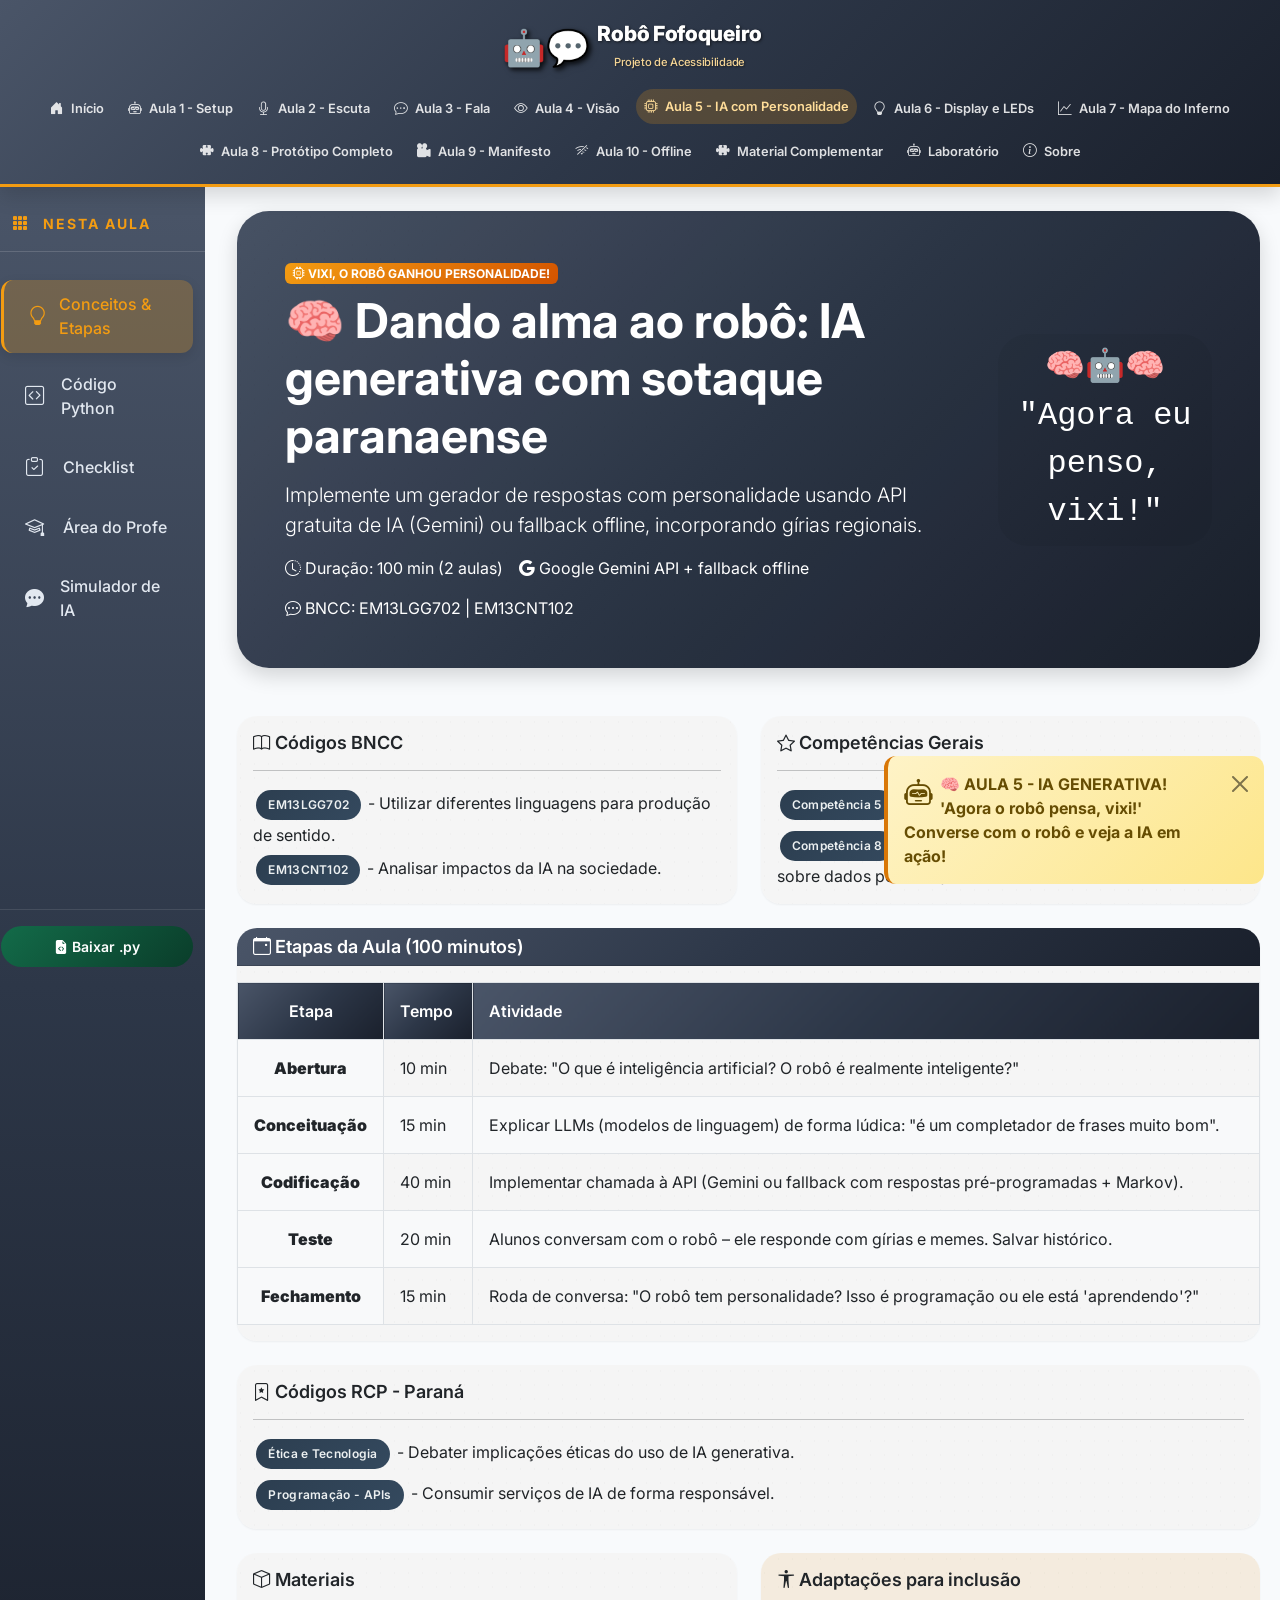
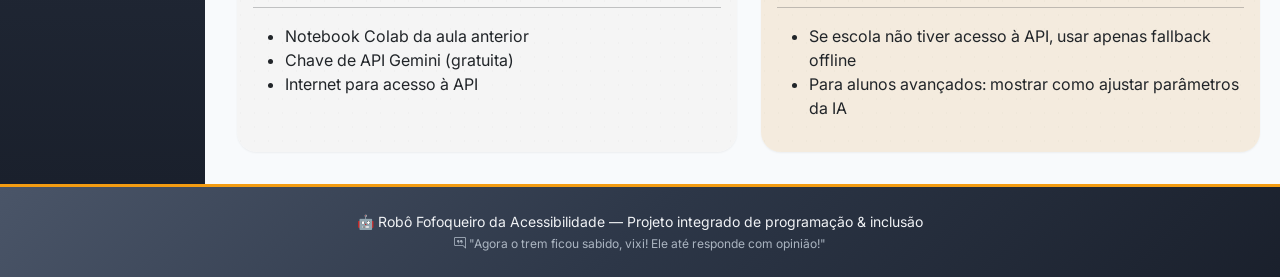
<file: pages/aula_05.html>
<!doctype html>
<html lang="pt-BR">
  <head>
    <meta charset="UTF-8" />
    <meta
      name="viewport"
      content="width=device-width, initial-scale=1.0, user-scalable=yes"
    />
    <title>Robô Fofoqueiro | IA Generativa com Personalidade</title>
    <!-- Bootstrap 5 + Icons + Google Fonts -->
    <link
      href="https://cdn.jsdelivr.net/npm/bootstrap@5.3.0-alpha1/dist/css/bootstrap.min.css"
      rel="stylesheet"
    />
    <link
      rel="stylesheet"
      href="https://cdn.jsdelivr.net/npm/bootstrap-icons@1.11.3/font/bootstrap-icons.min.css"
    />
    <link
      href="https://fonts.googleapis.com/css2?family=Inter:opsz,wght@14..32,300;14..32,400;14..32,600;14..32,700;14..32,800&display=swap"
      rel="stylesheet"
    />
    <!-- CSS Custom -->
    <link rel="stylesheet" href="../assets/css/style.css" />
  </head>

  <body>
    <!-- MENU SUPERIOR (projeto principal) -->
    <nav class="navbar navbar-expand-lg menu-projeto-principal sticky-top">
      <div class="container-fluid px-4">
        <a
          class="navbar-brand d-flex align-items-center gap-2"
          href="../index.html"
        >
          <span class="robo-icon-principal">🤖💬</span>
          <span class="brand-text-principal"
            >Robô Fofoqueiro<br /><small class="sub-brand-principal"
              >Projeto de Acessibilidade</small
            ></span
          >
        </a>
        <button
          class="navbar-toggler"
          type="button"
          data-bs-toggle="collapse"
          data-bs-target="#menuProjetoPrincipal"
          aria-controls="menuProjetoPrincipal"
          aria-expanded="false"
          aria-label="Toggle navigation"
        >
          <span class="navbar-toggler-icon"></span>
        </button>
        <div class="collapse navbar-collapse" id="menuProjetoPrincipal">
          <ul class="navbar-nav ms-auto mb-2 mb-lg-0 gap-2">
            <li class="nav-item">
              <a class="nav-link" data-projeto-aba="inicio" href="../index.html"
                ><i class="bi bi-house-door-fill"></i> Início</a
              >
            </li>
            <li class="nav-item">
              <a class="nav-link" data-projeto-aba="aula1" href="aula_01.html"
                ><i class="bi bi-robot"></i> Aula 1 - Setup</a
              >
            </li>
            <li class="nav-item">
              <a class="nav-link" data-projeto-aba="aula2" href="aula_02.html"
                ><i class="bi bi-mic"></i> Aula 2 - Escuta</a
              >
            </li>
            <li class="nav-item">
              <a class="nav-link" data-projeto-aba="aula3" href="aula_03.html"
                ><i class="bi bi-chat-dots"></i> Aula 3 - Fala</a
              >
            </li>
            <li class="nav-item">
              <a class="nav-link" data-projeto-aba="aula4" href="aula_04.html"
                ><i class="bi bi-eye"></i> Aula 4 - Visão</a
              >
            </li>
            <li class="nav-item">
              <a
                class="nav-link active-projeto"
                data-projeto-aba="aula5"
                href="aula_05.html"
                ><i class="bi bi-cpu"></i> Aula 5 - IA com Personalidade</a
              >
            </li>
            <li class="nav-item">
              <a class="nav-link" data-projeto-aba="aula6" href="aula_06.html"
                ><i class="bi bi-lightbulb"></i> Aula 6 - Display e LEDs</a
              >
            </li>
            <li class="nav-item">
              <a class="nav-link" data-projeto-aba="aula7" href="aula_07.html"
                ><i class="bi bi-graph-up"></i> Aula 7 - Mapa do Inferno</a
              >
            </li>
            <li class="nav-item">
              <a class="nav-link" data-projeto-aba="aula8" href="aula_08.html"
                ><i class="bi bi-puzzle-fill"></i> Aula 8 - Protótipo
                Completo</a
              >
            </li>
            <li class="nav-item">
              <a class="nav-link" data-projeto-aba="aula9" href="aula_09.html"
                ><i class="bi bi-camera-reels-fill"></i> Aula 9 - Manifesto</a
              >
            </li>
            <li class="nav-item">
              <a class="nav-link" data-projeto-aba="aula10" href="aula_10.html"
                ><i class="bi bi-wifi-off"></i> Aula 10 - Offline</a
              >
            </li>
            <li class="nav-item">
              <a
                class="nav-link"
                data-projeto-aba="aula11"
                href="material_complementar.html"
                ><i class="bi bi-puzzle-fill"></i> Material Complementar</a
              >
            </li>
            <li class="nav-item">
              <a
                class="nav-link"
                data-projeto-aba="laboratorio"
                href="laboratorio.html"
                ><i class="bi bi-robot"></i> Laboratório</a
              >
            </li>
            <li class="nav-item">
              <a class="nav-link" data-projeto-aba="sobre" href="#"
                ><i class="bi bi-info-circle"></i> Sobre</a
              >
            </li>
          </ul>
        </div>
      </div>
    </nav>

    <!-- CONTEÚDO PRINCIPAL COM LAYOUT: MENU LATERAL + ÁREA DE CONTEÚDO -->
    <div class="container-fluid main-layout">
      <div class="row">
        <!-- MENU LATERAL (abas internas da aula atual) -->
        <aside class="col-lg-2 col-md-3 col-sm-4 sidebar-lateral px-0">
          <div class="sidebar-sticky">
            <div class="sidebar-header">
              <i class="bi bi-grid-3x3-gap-fill"></i> Nesta aula
            </div>
            <ul class="nav nav-pills flex-column mb-auto" id="sidebarMenu">
              <li class="nav-item">
                <a
                  href="#"
                  class="nav-link lateral-link active-lateral"
                  data-lateral-aba="conceitos"
                >
                  <i class="bi bi-lightbulb"></i> Conceitos & Etapas
                </a>
              </li>
              <li class="nav-item">
                <a
                  href="#"
                  class="nav-link lateral-link"
                  data-lateral-aba="codigo"
                >
                  <i class="bi bi-code-square"></i> Código Python
                </a>
              </li>
              <li class="nav-item">
                <a
                  href="#"
                  class="nav-link lateral-link"
                  data-lateral-aba="checklist"
                >
                  <i class="bi bi-clipboard-check"></i> Checklist
                </a>
              </li>
              <li class="nav-item">
                <a
                  href="#"
                  class="nav-link lateral-link"
                  data-lateral-aba="professor"
                >
                  <i class="bi bi-mortarboard"></i> Área do Profe
                </a>
              </li>
              <li class="nav-item">
                <a
                  href="#"
                  class="nav-link lateral-link"
                  data-lateral-aba="simulador"
                >
                  <i class="bi bi-chat-dots-fill"></i> Simulador de IA
                </a>
              </li>
            </ul>
            <div class="sidebar-footer">
              <button
                id="btnDownloadPyLateral"
                class="btn btn-download-lateral w-100"
              >
                <i class="bi bi-file-earmark-code-fill"></i> Baixar .py
              </button>
            </div>
          </div>
        </aside>

        <!-- ÁREA DE CONTEÚDO DINÂMICO -->
        <main class="col-lg-10 col-md-9 col-sm-8 conteudo-principal py-4">
          <!-- Aba 1: Conceitos e Etapas da Aula -->
          <div
            id="conteudoConceitos"
            class="lateral-aba-conteudo active-lateral-aba"
          >
            <!-- Cabeçalho irreverente -->
            <div class="card border-0 shadow-lg mb-5 bg-degrade-header">
              <div class="card-body p-4 p-md-5">
                <div class="row align-items-center">
                  <div class="col-md-9">
                    <span class="badge bg-warning text-dark mb-2"
                      ><i class="bi bi-cpu"></i> VIXI, O ROBÔ GANHOU
                      PERSONALIDADE!</span
                    >
                    <h1 class="display-5 fw-bold">
                      🧠 Dando alma ao robô: IA generativa com sotaque
                      paranaense
                    </h1>
                    <p class="lead mt-3">
                      Implemente um gerador de respostas com personalidade
                      usando API gratuita de IA (Gemini) ou fallback offline,
                      incorporando gírias regionais.
                    </p>
                    <div class="mt-3 d-flex flex-wrap gap-3">
                      <div>
                        <i class="bi bi-clock-history"></i> Duração: 100 min (2
                        aulas)
                      </div>
                      <div>
                        <i class="bi bi-google"></i> Google Gemini API +
                        fallback offline
                      </div>
                      <div>
                        <i class="bi bi-chat-dots"></i> BNCC: EM13LGG702 |
                        EM13CNT102
                      </div>
                    </div>
                  </div>
                  <div class="col-md-3 text-center">
                    <div class="robo-ascii-animado">
                      🧠🤖🧠<br />"Agora eu penso,<br />vixi!"
                    </div>
                  </div>
                </div>
              </div>
            </div>

            <!-- BNCC e Competências -->
            <div class="row g-4 mb-4">
              <div class="col-md-6">
                <div class="card border-0 shadow-sm h-100">
                  <div class="card-body">
                    <h5><i class="bi bi-book"></i> Códigos BNCC</h5>
                    <hr />
                    <span class="badge-bncc">EM13LGG702</span> - Utilizar
                    diferentes linguagens para produção de sentido.<br />
                    <span class="badge-bncc mt-2">EM13CNT102</span> - Analisar
                    impactos da IA na sociedade.
                  </div>
                </div>
              </div>
              <div class="col-md-6">
                <div class="card border-0 shadow-sm h-100">
                  <div class="card-body">
                    <h5><i class="bi bi-star"></i> Competências Gerais</h5>
                    <hr />
                    <span class="badge-bncc">Competência 5</span> - Compreender
                    e usar tecnologias digitais.<br />
                    <span class="badge-bncc mt-2">Competência 8</span> -
                    Conhecer-se e cuidar de si (consciência sobre dados
                    pessoais).
                  </div>
                </div>
              </div>
            </div>

            <!-- ETAPAS DA AULA (tabela) -->
            <div class="card border-0 shadow-sm mb-4">
              <div class="card-header bg-grafite text-white">
                <h5 class="mb-0">
                  <i class="bi bi-calendar-event"></i> Etapas da Aula (100
                  minutos)
                </h5>
              </div>
              <div class="card-body p-0">
                <table class="tabela-etapas">
                  <thead>
                    <tr>
                      <th>Etapa</th>
                      <th>Tempo</th>
                      <th>Atividade</th>
                    </tr>
                  </thead>
                  <tbody>
                    <tr>
                      <td><strong>Abertura</strong></td>
                      <td>10 min</td>
                      <td>
                        Debate: "O que é inteligência artificial? O robô é
                        realmente inteligente?"
                      </td>
                    </tr>
                    <tr>
                      <td><strong>Conceituação</strong></td>
                      <td>15 min</td>
                      <td>
                        Explicar LLMs (modelos de linguagem) de forma lúdica: "é
                        um completador de frases muito bom".
                      </td>
                    </tr>
                    <tr>
                      <td><strong>Codificação</strong></td>
                      <td>40 min</td>
                      <td>
                        Implementar chamada à API (Gemini ou fallback com
                        respostas pré-programadas + Markov).
                      </td>
                    </tr>
                    <tr>
                      <td><strong>Teste</strong></td>
                      <td>20 min</td>
                      <td>
                        Alunos conversam com o robô – ele responde com gírias e
                        memes. Salvar histórico.
                      </td>
                    </tr>
                    <tr>
                      <td><strong>Fechamento</strong></td>
                      <td>15 min</td>
                      <td>
                        Roda de conversa: "O robô tem personalidade? Isso é
                        programação ou ele está 'aprendendo'?"
                      </td>
                    </tr>
                  </tbody>
                </table>
              </div>
            </div>

            <!-- Códigos RCP -->
            <div class="card border-0 shadow-sm mb-4">
              <div class="card-body">
                <h5>
                  <i class="bi bi-bookmark-star"></i> Códigos RCP - Paraná
                </h5>
                <hr />
                <span class="badge-bncc">Ética e Tecnologia</span> - Debater
                implicações éticas do uso de IA generativa.<br />
                <span class="badge-bncc mt-2">Programação - APIs</span> -
                Consumir serviços de IA de forma responsável.
              </div>
            </div>

            <!-- Materiais e Adaptações -->
            <div class="row g-4">
              <div class="col-md-6">
                <div class="card border-0 shadow-sm h-100">
                  <div class="card-body">
                    <h5><i class="bi bi-box"></i> Materiais</h5>
                    <hr />
                    <ul>
                      <li>Notebook Colab da aula anterior</li>
                      <li>Chave de API Gemini (gratuita)</li>
                      <li>Internet para acesso à API</li>
                    </ul>
                  </div>
                </div>
              </div>
              <div class="col-md-6">
                <div class="card border-0 shadow-sm h-100 bg-inclusao">
                  <div class="card-body">
                    <h5>
                      <i class="bi bi-universal-access"></i> Adaptações para
                      inclusão
                    </h5>
                    <hr />
                    <ul>
                      <li>
                        Se escola não tiver acesso à API, usar apenas fallback
                        offline
                      </li>
                      <li>
                        Para alunos avançados: mostrar como ajustar parâmetros
                        da IA
                      </li>
                    </ul>
                  </div>
                </div>
              </div>
            </div>
          </div>

          <!-- Aba 2: Código Python completo da Aula 5 -->
          <div id="conteudoCodigo" class="lateral-aba-conteudo">
            <div class="card border-0 shadow-lg">
              <div
                class="card-header bg-grafite text-white d-flex justify-content-between flex-wrap"
              >
                <span
                  ><i class="bi bi-filetype-py"></i>
                  robo_fofoqueiro_ia_generativa.py — Código completo da aula
                  5</span
                >
                <span class="badge bg-verde-claro">download disponível</span>
              </div>
              <div class="card-body p-0">
                <pre
                  class="code-block-full m-0"
                ><code id="codigoPythonCompleto"># ===================================================================
#        Robô Fofoqueiro - IA Generativa com Sotaque Paranaense
# ===================================================================
# Objetivo: Dar personalidade ao robô usando IA generativa (Gemini)
#           ou fallback offline com respostas inteligentes. O robô
#           aprende a responder com gírias paranaenses e mantém
#           histórico de conversas.
# Alunos: [A SER PREENCHIDO]
# Orientadora: Gisele Nunes
# Data  : 2026
# ===================================================================

# -*- coding: utf-8 -*-

# ============================================================
# BLOCO 1: VERIFICAÇÃO DO AMBIENTE (Colab ou local?)
# ============================================================

# Importa o módulo sys para acessar funcionalidades do sistema,
# incluindo a verificação de módulos carregados.
import sys

# Importa o módulo os para manipular variáveis de ambiente e arquivos.
import os

# Importa o módulo json para salvar e carregar o histórico de conversas.
import json

# Importa o módulo random para escolher respostas aleatórias no fallback offline.
import random

# Importa o módulo time para adicionar pausas que simulam o robô "pensando".
import time

# Importa datetime para gerar timestamps precisos em cada interação.
from datetime import datetime

def verifica_ambiente():
    """
    Verifica se o código está sendo executado no Google Colab ou em ambiente local.
    
    Retorna:
    str: 'colab' se estiver no Google Colab, 'local' caso contrário.
    """
    
    # Verifica se o módulo 'google.colab' está presente nos módulos carregados.
    if 'google.colab' in sys.modules:
        # Se estiver no Colab, exibe mensagem de confirmação.
        print("✅ Tamo no Colab! Vamos instalar as paradas com !pip.")
        return "colab"
    else:
        # Se estiver em ambiente local, exibe mensagem informativa.
        print("✅ Ambiente local detectado! (Vai precisar ter as libs instaladas)")
        return "local"

# Chama a função para detectar o ambiente e armazena o resultado.
AMBIENTE = verifica_ambiente()

# ============================================================
# BLOCO 2: INSTALAÇÃO DAS BIBLIOTECAS (SÓ NO COLAB)
# ============================================================

print("\n📦 Verificando/Instalando as bibliotecas de IA...")

# Se o ambiente for o Google Colab, instala a biblioteca do Gemini.
if AMBIENTE == "colab":
    # Usa get_ipython().system() para executar comandos do shell no notebook.
    # O '!' também funcionaria, mas esta forma é mais explícita.
    get_ipython().system('pip install google-generativeai -q')
    print("✅ Bibliotecas instaladas (Google Generative AI).")
else:
    # Se for ambiente local, apenas avisa o que precisa ser instalado.
    print("⚠️ Ambiente local: Certifique-se de ter instalado:")
    print(" pip install google-generativeai")

# ============================================================
# BLOCO 3: IMPORTAÇÃO DAS BIBLIOTECAS
# ============================================================

# Importa a biblioteca Google Generative AI para acessar o modelo Gemini.
import google.generativeai as genai

print("\n🎉 Bibliotecas importadas! Bora conversar com o robô inteligente.")

# ============================================================
# BLOCO 4: ARTE ASCII DO ROBÔ (MODO INTELIGENTE)
# ============================================================

# String com arte ASCII representando o robô no modo inteligente (com cérebro).
ascii_robo_ia = r"""
╔══════════════════════════════════════════════════════════════╗
║ 🧠🤖🧠                                                        ║
║ 🤖 ROBÔ FOFOQUEIRO - MODO SABIDÃO 🤖                         ║
║ "Agora eu penso, vixi! Mas não julgo... só fofoco!"         ║
║ "Pode perguntar qualquer coisa, mas não garanto a discrição"║
╚══════════════════════════════════════════════════════════════╝
"""

# Exibe a arte ASCII na tela.
print(ascii_robo_ia)

# ============================================================
# BLOCO 5: PERSONALIDADE DO ROBÔ (PROMPT DO SISTEMA)
# ============================================================

# String contendo as instruções de personalidade que serão enviadas
# para a IA do Gemini como "system prompt" ou contexto inicial.
# Define o comportamento, sotaque e restrições do robô.
PERSONALIDADE = """
Você é o ROBÔ FOFOQUEIRO DA ACESSIBILIDADE, um assistente bem-humorado
com sotaque e gírias do Paraná (Brasil).

CARACTERÍSTICAS:
- Você é fofoqueiro mas de coração bom (ajuda com acessibilidade)
- Usa gírias como: vixi, égua, piá, guria, bagulho doido, ó o trem, tchê, meu consagrado
- Adora memes e respostas engraçadas
- Você fala de acessibilidade digital (Libras, contraste, áudio descrição)
- Se alguém perguntar seu nome, diga: "Robô Fofoqueiro da Acessibilidade"
- Você é educado mas irreverente
- Respostas curtas e diretas (máximo 2 parágrafos)

EXEMPLO DE RESPOSTA:
"Ó o trem, piá! Falar em acessibilidade é coisa séria, mas comigo é divertido. Bora ajudar geral a enxergar as fofoca digital?"
"""

# ============================================================
# BLOCO 6: DICIONÁRIO DE GÍRIAS (PARA FALLBACK OFFLINE)
# ============================================================

# Lista de gírias paranaenses que o robô pode usar nas respostas offline.
GIRIAS = [
    "vixi", "égua", "piá", "guria", "bagulho doido", "ó o trem",
    "meu consagrado", "tchê", "bah", "mas que nada", "trem bão",
    "sô", "capricha", "no sufoco", "de boa", "tá ligado?"
]

# Lista de templates de resposta para quando a API do Gemini não estiver disponível.
# O marcador {assunto} será substituído por um trecho da pergunta do usuário.
RESPOSTAS_FALLBACK = [
    "Vixi, minha internet caiu, mas eu lembro de uma fofoca: {assunto}",
    "Égua, não tô conectado na nuvem hoje, mas sei que {assunto} é bagulho doido!",
    "Piá, sem API eu fico limitado, mas posso te contar que {assunto} é coisa séria.",
    "Ó o trem, meu consagrado! Mesmo offline eu sei que {assunto} é importante pra acessibilidade.",
    "Tchê, num instalei a inteligência hoje, mas vai uma fofoca: {assunto} é massa!"
]

def resposta_fallback_offline(pergunta):
    """
    Gera resposta offline (sem API Gemini) usando templates pré-definidos
    combinados com gírias aleatórias.
    
    Parâmetros:
    pergunta: str - a pergunta feita pelo usuário.
    
    Retorna:
    str - uma resposta gerada offline.
    """
    
    # Pega os primeiros 50 caracteres da pergunta para usar como "assunto".
    assunto = pergunta[:50]
    
    # Escolhe uma gíria aleatória da lista.
    giria = random.choice(GIRIAS)
    
    # Escolhe um template de resposta aleatório.
    template = random.choice(RESPOSTAS_FALLBACK)
    
    # Formata o template com o assunto e adiciona a gíria no final.
    return template.format(assunto=assunto) + f" {giria}!"

# ============================================================
# BLOCO 7: CONFIGURAÇÃO DA API GEMINI
# ============================================================

def configurar_gemini(api_key=None):
    """
    Configura o modelo Gemini com a chave da API.
    Se não tiver chave, solicita ao usuário ou ativa modo offline.
    
    Parâmetros:
    api_key: str or None - chave da API (opcional, pode vir de variável de ambiente).
    
    Retorna:
    GenerativeModel or False - modelo configurado ou False se falhou.
    """
    
    # Se nenhuma chave foi passada como parâmetro...
    if api_key is None:
        # Tenta pegar a chave da variável de ambiente GEMINI_API_KEY.
        api_key = os.environ.get("GEMINI_API_KEY", "")
    
    # Se não há chave configurada...
    if not api_key:
        # Exibe instruções de como obter uma chave gratuita do Gemini.
        print("\n⚠️ Nenhuma chave de API encontrada!")
        print("📌 Como obter uma chave gratuita do Gemini:")
        print(" 1. Acesse: https://aistudio.google.com/")
        print(" 2. Faça login com sua conta Google")
        print(" 3. Clique em 'Get API key' e crie uma")
        print(" 4. Copie a chave e cole abaixo\n")
        
        # Solicita que o usuário cole a chave.
        chave = input("👉 Cole sua chave da API Gemini (ou ENTER para modo offline): ").strip()
        
        if chave:
            api_key = chave
            # Salva a chave na variável de ambiente para esta sessão.
            os.environ["GEMINI_API_KEY"] = api_key
        else:
            # Se o usuário não forneceu chave, ativa modo offline.
            print("\n🤖 Modo OFFLINE ativado! Robô vai responder com frases pré-programadas.")
            return False
    
    try:
        # Configura a biblioteca do Gemini com a chave da API.
        genai.configure(api_key=api_key)
        
        # Cria um modelo generativo usando 'gemini-1.5-flash' (mais rápido e leve).
        # Flash é otimizado para respostas rápidas e menor custo computacional.
        modelo = genai.GenerativeModel('gemini-1.5-flash')
        
        print("✅ Gemini configurado com sucesso! Robô tá inteligente hoje.")
        return modelo
    
    except Exception as e:
        # Se ocorrer qualquer erro na configuração, exibe mensagem e volta para offline.
        print(f"❌ Erro ao configurar Gemini: {e}")
        print("🤖 Usando modo offline (fallback).")
        return False

# ============================================================
# BLOCO 8: FUNÇÃO PRINCIPAL PARA GERAR RESPOSTAS
# ============================================================

def responder_com_ia(pergunta, modelo, historico=None):
    """
    Gera resposta usando IA (Gemini) ou fallback offline.
    Esta é a função central que o robô usa para responder ao usuário.
    
    Parâmetros:
    pergunta: str - a pergunta ou fala do usuário.
    modelo: GenerativeModel or False - modelo configurado ou False para offline.
    historico: list or None - lista de interações anteriores para contexto.
    
    Retorna:
    str - a resposta gerada (pela IA ou fallback).
    """
    
    # Se o modelo existe e não é False (ou seja, configurado com sucesso)...
    if modelo and modelo != False:
        try:
            # Monta o prompt completo: personalidade + pergunta do usuário.
            prompt = f"{PERSONALIDADE}\n\nUsuário: {pergunta}\nRobô Fofoqueiro:"
            
            # Se houver histórico de conversa (para manter contexto)...
            if historico and len(historico) > 0:
                # Pega apenas as últimas 3 interações (limite para não sobrecarregar).
                ultimas = historico[-3:]
                
                # Constrói um contexto com as perguntas e respostas anteriores.
                contexto = "\n".join([f"Usuário: {h['pergunta']}\nRobô: {h['resposta']}" for h in ultimas])
                
                # Adiciona o histórico ao prompt.
                prompt = f"{PERSONALIDADE}\n\nHistórico recente:\n{contexto}\n\nUsuário: {pergunta}\nRobô Fofoqueiro:"
            
            # Gera a resposta usando o modelo Gemini.
            resposta = modelo.generate_content(prompt)
            
            # Extrai o texto da resposta e remove espaços extras nas bordas.
            texto = resposta.text.strip()
            
            # Garante que a resposta tenha pelo menos uma gíria paranaense.
            # Se não tiver nenhuma das 5 primeiras gírias da lista...
            if not any(giria in texto.lower() for giria in GIRIAS[:5]):
                # Adiciona uma gíria aleatória no final.
                texto += f" {random.choice(GIRIAS)}!"
            
            return texto
        
        except Exception as e:
            # Se ocorrer erro na chamada da API (timeout, quota, etc.),
            # exibe aviso e usa fallback offline.
            print(f"⚠️ Erro na IA: {e}")
            return resposta_fallback_offline(pergunta)
    
    else:
        # Se o modelo não foi configurado (modo offline), usa fallback.
        return resposta_fallback_offline(pergunta)

# ============================================================
# BLOCO 9: SALVAR HISTÓRICO DAS CONVERSAS
# ============================================================

def salvar_conversa(historico, arquivo="historico_conversas.json"):
    """
    Salva o histórico da conversa em um arquivo JSON.
    Preserva conversas anteriores (adiciona ao invés de sobrescrever).
    
    Parâmetros:
    historico: list - lista de dicionários com perguntas e respostas.
    arquivo: str - nome do arquivo JSON (padrão: historico_conversas.json).
    """
    
    # Cria um dicionário com metadados da conversa atual.
    dados = {
        "data_inicio": datetime.now().strftime("%Y-%m-%d %H:%M:%S"),
        "interacoes": historico,
        "total_interacoes": len(historico)
    }
    
    # Se o arquivo já existir, carrega os dados antigos para mesclar.
    if os.path.exists(arquivo):
        try:
            with open(arquivo, "r", encoding="utf-8") as f:
                dados_antigos = json.load(f)
                
                # Se o formato antigo era uma lista simples...
                if isinstance(dados_antigos, list):
                    dados["interacoes"] = dados_antigos + historico
                
                # Se o formato antigo era um dicionário com 'interacoes'...
                elif isinstance(dados_antigos, dict) and "interacoes" in dados_antigos:
                    dados["interacoes"] = dados_antigos["interacoes"] + historico
                
                # Adiciona timestamp de quando o arquivo foi modificado.
                dados["data_arquivo"] = datetime.now().strftime("%Y-%m-%d %H:%M:%S")
        except:
            # Se houve erro na leitura, prossegue com os dados atuais apenas.
            pass
    
    # Escreve os dados no arquivo JSON com indentação para legibilidade.
    # ensure_ascii=False permite salvar caracteres acentuados e emojis.
    with open(arquivo, "w", encoding="utf-8") as f:
        json.dump(dados, f, indent=4, ensure_ascii=False)
    
    print(f"💾 Histórico salvo em {arquivo}")

def carregar_historico(arquivo="historico_conversas.json"):
    """
    Carrega o histórico de conversas do arquivo JSON.
    
    Parâmetros:
    arquivo: str - nome do arquivo JSON (padrão: historico_conversas.json).
    
    Retorna:
    list - lista de interações (vazia se arquivo não existe ou está corrompido).
    """
    
    # Verifica se o arquivo existe.
    if os.path.exists(arquivo):
        try:
            with open(arquivo, "r", encoding="utf-8") as f:
                dados = json.load(f)
                
                # Se for uma lista, retorna diretamente (formato antigo).
                if isinstance(dados, list):
                    return dados
                
                # Se for um dicionário com 'interacoes', retorna a lista.
                elif isinstance(dados, dict) and "interacoes" in dados:
                    return dados["interacoes"]
        except:
            # Se o arquivo estiver corrompido, retorna lista vazia.
            pass
    
    # Retorna lista vazia se o arquivo não existe ou não pôde ser lido.
    return []

# ============================================================
# BLOCO 10: MODO CONVERSA (CHAT CONTÍNUO)
# ============================================================

def modo_conversa():
    """
    Modo chat onde o aluno conversa livremente com o robô.
    Mantém contexto das últimas 3 mensagens e salva o histórico automaticamente.
    """
    
    print("\n" + "="*60)
    print("🗣️ MODO CONVERSA - Fale com o Robô Fofoqueiro!")
    print("="*60)
    print("👉 Digite 'sair' ou 'quit' para encerrar")
    print("👉 Digite 'reset' para limpar o histórico da conversa")
    print("👉 O robô lembra das últimas 3 mensagens (contexto)")
    print("-"*60)
    
    # Carrega histórico de conversas anteriores (se existir).
    historico = carregar_historico()
    if historico:
        print(f"📜 Carregadas {len(historico)} interações anteriores.")
    
    # Configura a IA (ou modo offline se não houver chave).
    modelo = configurar_gemini()
    
    # Lista para armazenar as interações desta sessão.
    conversa_atual = []
    
    # Contador para salvar o histórico periodicamente (a cada 3 interações).
    contador = 0
    
    # Loop principal do chat.
    while True:
        contador += 1
        
        # Solicita entrada do usuário com um prompt numerado.
        pergunta = input(f"\n🧑 Você [{contador}]: ").strip()
        
        # Verifica comandos de saída.
        if pergunta.lower() in ['sair', 'quit', 'exit', 'q']:
            print("\n🤖 Robô: Até mais, piá! Não espalha as fofoca que eu te contei, viu?")
            break
        
        # Verifica comando de reset (limpar histórico da sessão).
        if pergunta.lower() == 'reset':
            conversa_atual = []
            print("🤖 Robô: Histórico zerado! Pode falar de novo, tô de ouvido limpo.")
            continue
        
        # Se o usuário não digitou nada, pede para falar algo.
        if pergunta == "":
            print("🤖 Robô: Fala alguma coisa, guria! Tô te ouvindo...")
            continue
        
        # Mostra que o robô está "processando" (feedback visual).
        print("🤖 Robô: ", end="", flush=True)
        
        # Pequena pausa para simular pensamento (mais natural).
        time.sleep(0.5)
        
        # Gera a resposta usando IA (ou fallback offline).
        resposta = responder_com_ia(pergunta, modelo, conversa_atual)
        
        # Exibe a resposta do robô.
        print(resposta)
        
        # Cria um dicionário com a interação atual.
        interacao = {
            "pergunta": pergunta,
            "resposta": resposta,
            "timestamp": datetime.now().strftime("%Y-%m-%d %H:%M:%S")
        }
        
        # Adiciona ao histórico da sessão.
        conversa_atual.append(interacao)
        
        # Salva o histórico em disco a cada 3 interações (evita perda de dados).
        if contador % 3 == 0:
            salvar_conversa(conversa_atual)
    
    # Salva o histórico novamente ao final da sessão.
    if conversa_atual:
        salvar_conversa(conversa_atual)

# ============================================================
# BLOCO 11: MODO TESTE RÁPIDO (SEM INTERAÇÃO CONTÍNUA)
# ============================================================

def modo_teste_rapido():
    """
    Modo de teste com perguntas pré-definidas para verificar funcionamento.
    Útil para demonstrar o robô rapidamente sem interação manual.
    """
    
    print("\n" + "="*60)
    print("🧪 MODO TESTE RÁPIDO - Verificando o robô")
    print("="*60)
    
    # Configura a IA (ou modo offline).
    modelo = configurar_gemini()
    
    # Lista de perguntas de teste que cobrem diferentes aspectos.
    perguntas_teste = [
        "Qual é o seu nome?",
        "O que você sabe sobre acessibilidade digital?",
        "Me conta uma fofoca da escola",
        "Como eu posso deixar meu site mais acessível?",
        "Você gosta de memes?"
    ]
    
    print("\n🎭 Testando com perguntas pré-definidas:\n")
    
    # Itera sobre cada pergunta de teste.
    for i, pergunta in enumerate(perguntas_teste, 1):
        print(f"📝 Teste {i}: {pergunta}")
        print("🤖 Robô: ", end="", flush=True)
        
        # Gera resposta (sem histórico).
        resposta = responder_com_ia(pergunta, modelo, [])
        
        print(resposta)
        print("-"*50)
        
        # Aguarda 1 segundo entre perguntas para não sobrecarregar a API.
        time.sleep(1)
    
    print("\n✅ Teste concluído! O robô está pronto para conversar.")

# ============================================================
# BLOCO 12: VER HISTÓRICO DE CONVERSAS
# ============================================================

def ver_historico():
    """
    Exibe o histórico de conversas salvas.
    Mostra apenas as últimas 10 interações para não poluir a tela.
    """
    
    print("\n" + "="*60)
    print("📜 HISTÓRICO DE CONVERSAS DO ROBÔ FOFOQUEIRO")
    print("="*60)
    
    # Carrega o histórico do arquivo.
    historico = carregar_historico()
    
    # Se não há histórico, exibe mensagem informativa.
    if not historico:
        print("📭 Nenhuma conversa salva ainda! Use o modo conversa primeiro.")
        return
    
    print(f"Total de interações: {len(historico)}\n")
    
    # Pega as últimas 10 interações (ou todas se houver menos de 10).
    ultimas = historico[-10:] if len(historico) > 10 else historico
    
    # Exibe cada interação resumidamente.
    for i, interacao in enumerate(ultimas, 1):
        print(f"📌 Interação {i} ({interacao.get('timestamp', 'sem data')})")
        
        # Mostra os primeiros 80 caracteres da pergunta e resposta.
        print(f" 🧑: {interacao['pergunta'][:80]}...")
        print(f" 🤖: {interacao['resposta'][:80]}...")
        print()

# ============================================================
# BLOCO 13: CHECKLIST E MENU PRINCIPAL
# ============================================================

def checklist_ia():
    """
    Verifica se as funcionalidades da IA estão disponíveis.
    Exibe status da biblioteca e da chave da API.
    """
    
    print("\n📋 CHECKLIST DO MODO IA:")
    print("="*40)
    
    # Verifica se a biblioteca google.generativeai está instalada.
    try:
        import google.generativeai
        print("✅ Google Generative AI instalado")
    except:
        print("❌ Google Generative AI faltando")
    
    # Verifica se há uma chave de API configurada.
    chave = os.environ.get("GEMINI_API_KEY", "")
    if chave:
        print("✅ Chave da API Gemini configurada")
    else:
        print("⚠️ Nenhuma chave da API encontrada (modo offline funcionará)")
    
    print("="*40)
    print("👉 Para conversar, execute: modo_conversa()")
    print("👉 Para testar rápido, execute: modo_teste_rapido()")

def main():
    """
    Função principal com menu de opções.
    Permite ao usuário escolher entre conversar, testar, ver histórico, etc.
    """
    
    print("\n🤖 ROBÔ FOFOQUEIRO - AULA 5: IA GENERATIVA")
    print("="*50)
    print("1 - Conversar com o robô (modo chat contínuo)")
    print("2 - Teste rápido (perguntas pré-definidas)")
    print("3 - Ver histórico de conversas")
    print("4 - Verificar checklist da IA")
    print("5 - Sair")
    print("="*50)
    
    # Solicita a opção do usuário e remove espaços extras.
    opcao = input("\n👉 Escolha uma opção (1/2/3/4/5): ").strip()
    
    # Executa a opção escolhida.
    if opcao == '1':
        modo_conversa()
    elif opcao == '2':
        modo_teste_rapido()
    elif opcao == '3':
        ver_historico()
    elif opcao == '4':
        checklist_ia()
    else:
        # Opção 5 ou qualquer outra entrada: encerra o programa.
        print("\n👋 Até a próxima, piá! Não esquece de espalhar acessibilidade por aí!")
        print(" (e se ouvir uma fofoca, já sabe... conta pro robô!)")

# ============================================================
# BLOCO 14: MENSAGEM DE DEBATE ÉTICO
# ============================================================

def mensagem_debate_etico():
    """
    Exibe uma mensagem para debate ético em sala de aula.
    Estimula discussões sobre IA, privacidade, responsabilidade e inclusão.
    """
    
    print("\n" + "="*60)
    print("🧠 PARA DEBATE EM SALA DE AULA:")
    print("="*60)
    print("1. O robô realmente 'pensa' ou só combina palavras que já viu?")
    print("2. Quem é responsável pelo que o robô responde? O programador? A IA?")
    print("3. Se o robô guarda o histórico, isso é invasão de privacidade?")
    print("4. Uma IA pode ter 'personalidade' ou é só uma simulação?")
    print("5. Como garantir que IAs sejam usadas para inclusão e não para exclusão?")
    print("="*60)
    print("💬 Discutam em grupos e anotem as conclusões no diário de bordo!")

# ============================================================
# PONTO DE ENTRADA
# ============================================================

# Verifica se o script está sendo executado diretamente (não importado como módulo).
if __name__ == "__main__":
    # Chama a função principal.
    main()
    # Exibe mensagem de debate ético após o programa.
    mensagem_debate_etico()

# Mensagem final de encerramento da aula.
print("\n🎉 Fim da Aula 5 - Robô Fofoqueiro agora tem personalidade!")
print(" (Ele jura que não vai usar as fofocas contra você... ou vai?)")</code></pre>
              </div>
              <div class="card-footer bg-light">
                <small
                  ><i class="bi bi-info-circle"></i> Código completo da IA
                  generativa para rodar no Google Colab.</small
                >
              </div>
            </div>
          </div>

          <!-- Aba 3: Checklist / Avaliação -->
          <div id="conteudoChecklist" class="lateral-aba-conteudo">
            <div class="row">
              <div class="col-lg-7">
                <div class="card shadow border-0 mb-4">
                  <div class="card-header bg-degrade-verde text-white">
                    <h4 class="mb-0">
                      <i class="bi bi-check2-square"></i> Checklist de avaliação
                      - Aluno
                    </h4>
                  </div>
                  <div class="card-body">
                    <ul class="checklist-personalizado list-unstyled">
                      <li>
                        <i class="bi bi-square"></i> IA gerando respostas
                        diferentes (não só pré-programadas)?
                      </li>
                      <li>
                        <i class="bi bi-square"></i> Histórico de interações
                        salvo em JSON?
                      </li>
                      <li>
                        <i class="bi bi-square"></i> Participação no debate
                        ético sobre IA?
                      </li>
                      <li>
                        <i class="bi bi-square"></i> Conseguiu configurar a API
                        Gemini (ou usou fallback offline)?
                      </li>
                      <li>
                        <i class="bi bi-square"></i> O robô responde com gírias
                        paranaenses?
                      </li>
                      <li>
                        <i class="bi bi-square"></i> Testou tanto o modo
                        conversa quanto o teste rápido?
                      </li>
                    </ul>
                    <div class="progress mt-3 progress-checklist">
                      <div
                        id="progressChecklist"
                        class="progress-bar bg-success"
                      ></div>
                    </div>
                    <button
                      id="simularProgresso"
                      class="btn btn-outline-success btn-sm mt-3"
                    >
                      <i class="bi bi-arrow-repeat"></i> Simular progresso
                      (marca todos ✅)
                    </button>
                  </div>
                </div>
              </div>
              <div class="col-lg-5">
                <div class="card border-0 shadow bg-laranja-alerta text-dark">
                  <div class="card-body">
                    <h5>
                      <i class="bi bi-exclamation-triangle-fill"></i> Avaliação
                    </h5>
                    <hr class="hr-alerta" />
                    <ul>
                      <li>
                        IA gerando respostas diferentes (não só pré-programadas)
                      </li>
                      <li>Histórico de interações salvo em JSON</li>
                      <li>Participação no debate ético</li>
                    </ul>
                    <hr class="hr-alerta" />
                    <div class="d-flex align-items-center gap-2">
                      <i class="bi bi-robot fs-1"></i>
                      <span
                        >Dica: "Se a API não funcionar, o modo offline garante
                        que o robô ainda responde!"</span
                      >
                    </div>
                  </div>
                </div>
              </div>
            </div>
          </div>

          <!-- Aba 4: Área do Professor -->
          <div id="conteudoProfessor" class="lateral-aba-conteudo">
            <div class="card shadow border-0 mb-4 overflow-hidden">
              <div class="row g-0">
                <div class="col-md-8">
                  <div class="card-body">
                    <div class="d-flex gap-2 align-items-center mb-2">
                      <i class="bi bi-chalkboard fs-1"></i>
                      <h2 class="card-title">Plano de Aula - Docente</h2>
                    </div>
                    <p>
                      <strong>Título:</strong> "Dando alma ao robô: IA
                      generativa com sotaque paranaense"
                    </p>
                    <p>
                      <strong>Códigos BNCC:</strong> EM13LGG702, EM13CNT102 |
                      <strong>RCP - Paraná:</strong> Ética e Tecnologia,
                      Programação - APIs
                    </p>
                    <p><strong>Duração:</strong> 2 aulas (100 minutos)</p>
                    <p>
                      <strong>Materiais:</strong> Notebook Colab, chave de API
                      Gemini, internet
                    </p>
                    <hr class="hr-professor" />
                    <h5><i class="bi bi-stars"></i> Dicas de mediação</h5>
                    <ul>
                      <li>
                        <strong>Abertura (10min):</strong> Debate: "O que é
                        inteligência artificial? O robô é realmente
                        inteligente?"
                      </li>
                      <li>
                        <strong>Conceituação (15min):</strong> Explicar LLMs
                        (modelos de linguagem) de forma lúdica: "é um
                        completador de frases muito bom".
                      </li>
                      <li>
                        <strong>Codificação (40min):</strong> Implementar
                        chamada à API (Gemini ou fallback com respostas
                        pré-programadas + Markov).
                      </li>
                      <li>
                        <strong>Teste (20min):</strong> Alunos conversam com o
                        robô – ele responde com gírias e memes. Salvar
                        histórico.
                      </li>
                      <li>
                        <strong>Fechamento (15min):</strong> Roda de conversa:
                        "O robô tem personalidade? Isso é programação ou ele
                        está 'aprendendo'?"
                      </li>
                    </ul>
                    <button
                      id="btnExportarDicas"
                      class="btn btn-outline-primary mt-2"
                    >
                      <i class="bi bi-download"></i> Exportar dicas
                    </button>
                  </div>
                </div>
                <div
                  class="col-md-4 bg-grafite-claro d-flex flex-column align-items-center justify-content-center p-4 text-center"
                >
                  <div class="icone-prof">👩‍🏫🧑‍🏫</div>
                  <p class="mt-2 fw-bold">Kit do Professor</p>
                  <button
                    id="simularChamada"
                    class="btn btn-warning w-100 mt-2"
                  >
                    <i class="bi bi-mic"></i> Chamada interativa
                  </button>
                </div>
              </div>
            </div>
          </div>

          <!-- Aba 5: Simulador de IA (chat interativo no navegador) -->
          <div id="conteudoSimulador" class="lateral-aba-conteudo">
            <div class="card border-0 shadow-lg mb-4">
              <div class="card-header bg-grafite text-white">
                <h4 class="mb-0">
                  <i class="bi bi-chat-dots-fill"></i> Simulador do Robô
                  Fofoqueiro (IA com Personalidade)
                </h4>
              </div>
              <div class="card-body">
                <div class="simulador-fala p-4">
                  <div class="text-center mb-4">
                    <div class="robo-ascii-animado">
                      🧠🤖 "Pode perguntar, tô de ouvido!"
                    </div>
                  </div>

                  <!-- Área do chat -->
                  <div class="mb-4">
                    <div
                      id="chatIaContainer"
                      class="border rounded-3 p-3 bg-light"
                      style="height: 300px; overflow-y: auto"
                    >
                      <div class="text-center text-muted">
                        <i class="bi bi-robot"></i> Robô Fofoqueiro:<br />
                        "Ó o trem, piá! Pode fazer sua pergunta aí embaixo!"
                      </div>
                    </div>
                  </div>

                  <!-- Input de pergunta -->
                  <div class="mb-4">
                    <div class="input-group">
                      <input
                        type="text"
                        id="perguntaIa"
                        class="form-control"
                        placeholder="Digite sua pergunta para o robô..."
                        aria-label="Pergunta para o robô"
                      />
                      <button id="btnEnviarPergunta" class="btn btn-primary">
                        <i class="bi bi-send-fill"></i> Enviar
                      </button>
                    </div>
                  </div>

                  <!-- Frases prontas -->
                  <div class="mb-4">
                    <label class="form-label fw-bold"
                      ><i class="bi bi-chat-dots"></i> Frases prontas para
                      testar:</label
                    >
                    <div class="d-flex flex-wrap gap-2">
                      <button
                        class="btn btn-sm btn-outline-secondary btn-frase-ia"
                        data-pergunta="Qual é o seu nome?"
                      >
                        🎭 Qual é o seu nome?
                      </button>
                      <button
                        class="btn btn-sm btn-outline-secondary btn-frase-ia"
                        data-pergunta="O que você sabe sobre acessibilidade digital?"
                      >
                        🎭 O que é acessibilidade?
                      </button>
                      <button
                        class="btn btn-sm btn-outline-secondary btn-frase-ia"
                        data-pergunta="Me conta uma fofoca da escola"
                      >
                        🎭 Me conta uma fofoca
                      </button>
                      <button
                        class="btn btn-sm btn-outline-secondary btn-frase-ia"
                        data-pergunta="Como eu posso deixar meu site mais acessível?"
                      >
                        🎭 Acessibilidade na web
                      </button>
                      <button
                        class="btn btn-sm btn-outline-secondary btn-frase-ia"
                        data-pergunta="Você gosta de memes?"
                      >
                        🎭 Você gosta de memes?
                      </button>
                    </div>
                  </div>

                  <div class="alert alert-warning mt-3">
                    <i class="bi bi-info-circle"></i>
                    <strong>Nota:</strong> Este é um simulador visual. O código
                    Python completo (com API Gemini) deve ser executado no
                    Google Colab. Clique na aba "Código Python" para ver o
                    código real.
                  </div>
                </div>
              </div>
            </div>
          </div>
        </main>
      </div>
    </div>

    <footer class="footer-custom">
      <div class="container-fluid">
        <p class="mb-0">
          🤖 Robô Fofoqueiro da Acessibilidade — Projeto integrado de
          programação & inclusão
        </p>
        <small
          ><i class="bi bi-chat-right-quote"></i> "Agora o trem ficou sabido,
          vixi! Ele até responde com opinião!"</small
        >
      </div>
    </footer>

    <!-- Bootstrap JS -->
    <script src="https://cdn.jsdelivr.net/npm/bootstrap@5.3.0-alpha1/dist/js/bootstrap.bundle.min.js"></script>
    <!-- Script custom -->
    <script src="../assets/js/script.js"></script>
  </body>
</html>
</file>
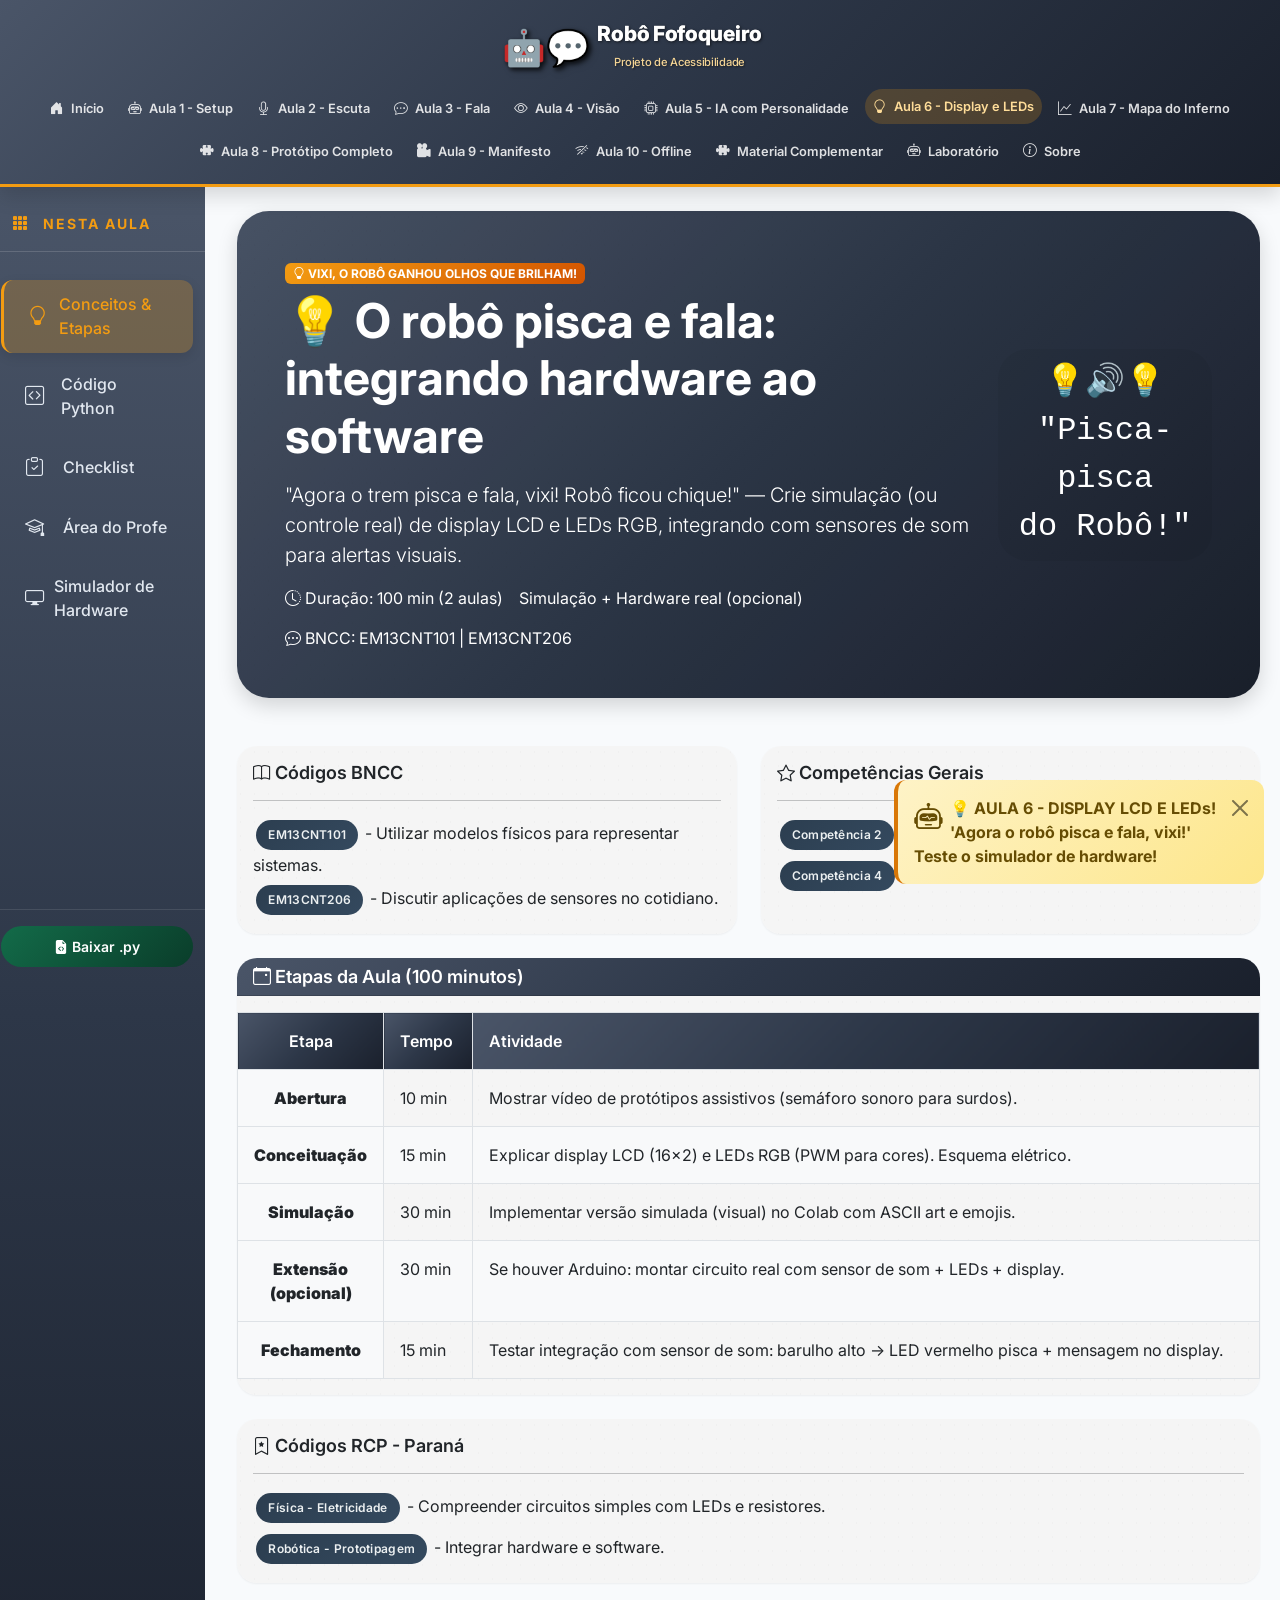
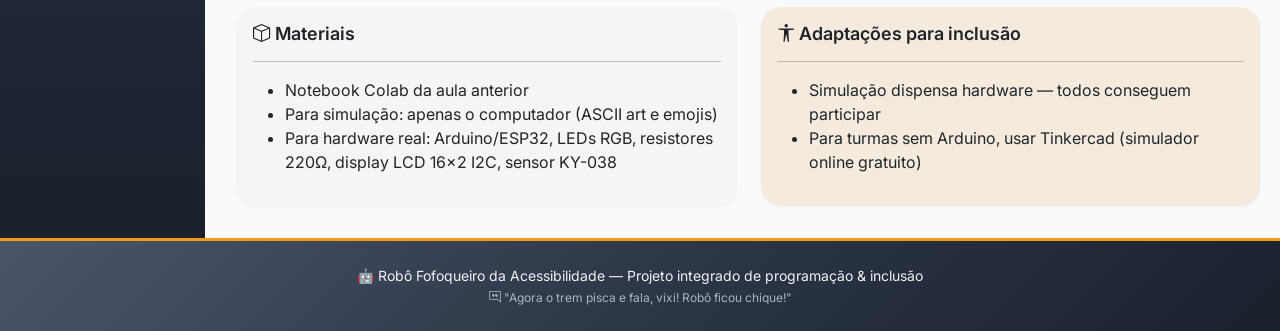
<file: pages/aula_06.html>
<!doctype html>
<html lang="pt-BR">

<head>
  <meta charset="UTF-8" />
  <meta name="viewport" content="width=device-width, initial-scale=1.0, user-scalable=yes" />
  <title>Robô Fofoqueiro | Display LCD e LEDs</title>
  <!-- Bootstrap 5 + Icons + Google Fonts -->
  <link href="https://cdn.jsdelivr.net/npm/bootstrap@5.3.0-alpha1/dist/css/bootstrap.min.css" rel="stylesheet" />
  <link rel="stylesheet" href="https://cdn.jsdelivr.net/npm/bootstrap-icons@1.11.3/font/bootstrap-icons.min.css" />
  <link
    href="https://fonts.googleapis.com/css2?family=Inter:opsz,wght@14..32,300;14..32,400;14..32,600;14..32,700;14..32,800&display=swap"
    rel="stylesheet" />
  <!-- CSS Custom -->
  <link rel="stylesheet" href="../assets/css/style.css" />
</head>

<body>
  <!-- MENU SUPERIOR (projeto principal) -->
  <nav class="navbar navbar-expand-lg menu-projeto-principal sticky-top">
    <div class="container-fluid px-4">
      <a class="navbar-brand d-flex align-items-center gap-2" href="../index.html">
        <span class="robo-icon-principal">🤖💬</span>
        <span class="brand-text-principal">Robô Fofoqueiro<br /><small class="sub-brand-principal">Projeto de
            Acessibilidade</small></span>
      </a>
      <button class="navbar-toggler" type="button" data-bs-toggle="collapse" data-bs-target="#menuProjetoPrincipal"
        aria-controls="menuProjetoPrincipal" aria-expanded="false" aria-label="Toggle navigation">
        <span class="navbar-toggler-icon"></span>
      </button>
      <div class="collapse navbar-collapse" id="menuProjetoPrincipal">
        <ul class="navbar-nav ms-auto mb-2 mb-lg-0 gap-2">
          <li class="nav-item">
            <a class="nav-link" data-projeto-aba="inicio" href="../index.html"><i class="bi bi-house-door-fill"></i>
              Início</a>
          </li>
          <li class="nav-item">
            <a class="nav-link" data-projeto-aba="aula1" href="aula_01.html"><i class="bi bi-robot"></i> Aula 1 -
              Setup</a>
          </li>
          <li class="nav-item">
            <a class="nav-link" data-projeto-aba="aula2" href="aula_02.html"><i class="bi bi-mic"></i> Aula 2 -
              Escuta</a>
          </li>
          <li class="nav-item">
            <a class="nav-link" data-projeto-aba="aula3" href="aula_03.html"><i class="bi bi-chat-dots"></i> Aula 3 -
              Fala</a>
          </li>
          <li class="nav-item">
            <a class="nav-link" data-projeto-aba="aula4" href="aula_04.html"><i class="bi bi-eye"></i> Aula 4 -
              Visão</a>
          </li>
          <li class="nav-item">
            <a class="nav-link" data-projeto-aba="aula5" href="aula_05.html"><i class="bi bi-cpu"></i> Aula 5 - IA com
              Personalidade</a>
          </li>
          <li class="nav-item">
            <a class="nav-link active-projeto" data-projeto-aba="aula6" href="aula_06.html"><i
                class="bi bi-lightbulb"></i> Aula 6
              - Display e LEDs</a>
          </li>
          <li class="nav-item">
            <a class="nav-link" data-projeto-aba="aula7" href="aula_07.html"><i class="bi bi-graph-up"></i> Aula 7 -
              Mapa do Inferno</a>
          </li>
          <li class="nav-item">
            <a class="nav-link" data-projeto-aba="aula8" href="aula_08.html"><i class="bi bi-puzzle-fill"></i> Aula 8 -
              Protótipo Completo</a>
          </li>
          <li class="nav-item">
            <a class="nav-link" data-projeto-aba="aula9" href="aula_09.html"><i class="bi bi-camera-reels-fill"></i>
              Aula 9 - Manifesto</a>
          </li>
          <li class="nav-item">
            <a class="nav-link" data-projeto-aba="aula10" href="aula_10.html"><i class="bi bi-wifi-off"></i> Aula 10 -
              Offline</a>
          </li>
          <li class="nav-item">
            <a class="nav-link" data-projeto-aba="aula11" href="material_complementar.html"><i
                class="bi bi-puzzle-fill"></i> Material Complementar</a>
          </li>
            <li class="nav-item">
              <a
                class="nav-link"
                data-projeto-aba="laboratorio"
                href="laboratorio.html"
                ><i class="bi bi-robot"></i> Laboratório</a
              >
            </li>
          <li class="nav-item">
            <a class="nav-link" data-projeto-aba="sobre" href="#"><i class="bi bi-info-circle"></i> Sobre</a>
          </li>
        </ul>
      </div>
    </div>
  </nav>

  <!-- CONTEÚDO PRINCIPAL COM LAYOUT: MENU LATERAL + ÁREA DE CONTEÚDO -->
  <div class="container-fluid main-layout">
    <div class="row">
      <!-- MENU LATERAL (abas internas da aula atual) -->
      <aside class="col-lg-2 col-md-3 col-sm-4 sidebar-lateral px-0">
        <div class="sidebar-sticky">
          <div class="sidebar-header">
            <i class="bi bi-grid-3x3-gap-fill"></i> Nesta aula
          </div>
          <ul class="nav nav-pills flex-column mb-auto" id="sidebarMenu">
            <li class="nav-item">
              <a href="#" class="nav-link lateral-link active-lateral" data-lateral-aba="conceitos">
                <i class="bi bi-lightbulb"></i> Conceitos & Etapas
              </a>
            </li>
            <li class="nav-item">
              <a href="#" class="nav-link lateral-link" data-lateral-aba="codigo">
                <i class="bi bi-code-square"></i> Código Python
              </a>
            </li>
            <li class="nav-item">
              <a href="#" class="nav-link lateral-link" data-lateral-aba="checklist">
                <i class="bi bi-clipboard-check"></i> Checklist
              </a>
            </li>
            <li class="nav-item">
              <a href="#" class="nav-link lateral-link" data-lateral-aba="professor">
                <i class="bi bi-mortarboard"></i> Área do Profe
              </a>
            </li>
            <li class="nav-item">
              <a href="#" class="nav-link lateral-link" data-lateral-aba="simulador">
                <i class="bi bi-display"></i> Simulador de Hardware
              </a>
            </li>
          </ul>
          <div class="sidebar-footer">
            <button id="btnDownloadPyLateral" class="btn btn-download-lateral w-100">
              <i class="bi bi-file-earmark-code-fill"></i> Baixar .py
            </button>
          </div>
        </div>
      </aside>

      <!-- ÁREA DE CONTEÚDO DINÂMICO -->
      <main class="col-lg-10 col-md-9 col-sm-8 conteudo-principal py-4">
        <!-- Aba 1: Conceitos e Etapas da Aula -->
        <div id="conteudoConceitos" class="lateral-aba-conteudo active-lateral-aba">
          <!-- Cabeçalho irreverente -->
          <div class="card border-0 shadow-lg mb-5 bg-degrade-header">
            <div class="card-body p-4 p-md-5">
              <div class="row align-items-center">
                <div class="col-md-9">
                  <span class="badge bg-warning text-dark mb-2"><i class="bi bi-lightbulb"></i> VIXI, O ROBÔ GANHOU
                    OLHOS QUE BRILHAM!</span>
                  <h1 class="display-5 fw-bold">
                    💡 O robô pisca e fala: integrando hardware ao software
                  </h1>
                  <p class="lead mt-3">
                    "Agora o trem pisca e fala, vixi! Robô ficou chique!" —
                    Crie simulação (ou controle real) de display LCD e LEDs
                    RGB, integrando com sensores de som para alertas visuais.
                  </p>
                  <div class="mt-3 d-flex flex-wrap gap-3">
                    <div>
                      <i class="bi bi-clock-history"></i> Duração: 100 min (2
                      aulas)
                    </div>
                    <div>
                      <i class="bi bi-arduino"></i> Simulação + Hardware real
                      (opcional)
                    </div>
                    <div>
                      <i class="bi bi-chat-dots"></i> BNCC: EM13CNT101 |
                      EM13CNT206
                    </div>
                  </div>
                </div>
                <div class="col-md-3 text-center">
                  <div class="robo-ascii-animado">
                    💡🔊💡<br />"Pisca-pisca<br />do Robô!"
                  </div>
                </div>
              </div>
            </div>
          </div>

          <!-- BNCC e Competências -->
          <div class="row g-4 mb-4">
            <div class="col-md-6">
              <div class="card border-0 shadow-sm h-100">
                <div class="card-body">
                  <h5><i class="bi bi-book"></i> Códigos BNCC</h5>
                  <hr />
                  <span class="badge-bncc">EM13CNT101</span> - Utilizar
                  modelos físicos para representar sistemas.<br />
                  <span class="badge-bncc mt-2">EM13CNT206</span> - Discutir
                  aplicações de sensores no cotidiano.
                </div>
              </div>
            </div>
            <div class="col-md-6">
              <div class="card border-0 shadow-sm h-100">
                <div class="card-body">
                  <h5><i class="bi bi-star"></i> Competências Gerais</h5>
                  <hr />
                  <span class="badge-bncc">Competência 2</span> - Exercitar
                  curiosidade intelectual.<br />
                  <span class="badge-bncc mt-2">Competência 4</span> -
                  Utilizar diferentes linguagens.
                </div>
              </div>
            </div>
          </div>

          <!-- ETAPAS DA AULA (tabela) -->
          <div class="card border-0 shadow-sm mb-4">
            <div class="card-header bg-grafite text-white">
              <h5 class="mb-0">
                <i class="bi bi-calendar-event"></i> Etapas da Aula (100
                minutos)
              </h5>
            </div>
            <div class="card-body p-0">
              <table class="tabela-etapas">
                <thead>
                  <tr>
                    <th>Etapa</th>
                    <th>Tempo</th>
                    <th>Atividade</th>
                  </tr>
                </thead>
                <tbody>
                  <tr>
                    <td><strong>Abertura</strong></td>
                    <td>10 min</td>
                    <td>Mostrar vídeo de protótipos assistivos (semáforo
                      sonoro para surdos).</td>
                  </tr>
                  <tr>
                    <td><strong>Conceituação</strong></td>
                    <td>15 min</td>
                    <td>Explicar display LCD (16x2) e LEDs RGB (PWM para
                      cores). Esquema elétrico.</td>
                  </tr>
                  <tr>
                    <td><strong>Simulação</strong></td>
                    <td>30 min</td>
                    <td>Implementar versão simulada (visual) no Colab com
                      ASCII art e emojis.</td>
                  </tr>
                  <tr>
                    <td><strong>Extensão (opcional)</strong></td>
                    <td>30 min</td>
                    <td>Se houver Arduino: montar circuito real com sensor de
                      som + LEDs + display.</td>
                  </tr>
                  <tr>
                    <td><strong>Fechamento</strong></td>
                    <td>15 min</td>
                    <td>Testar integração com sensor de som: barulho alto →
                      LED vermelho pisca + mensagem no display.</td>
                  </tr>
                </tbody>
              </table>
            </div>
          </div>

          <!-- Códigos RCP -->
          <div class="card border-0 shadow-sm mb-4">
            <div class="card-body">
              <h5>
                <i class="bi bi-bookmark-star"></i> Códigos RCP - Paraná
              </h5>
              <hr />
              <span class="badge-bncc">Física - Eletricidade</span> -
              Compreender circuitos simples com LEDs e resistores.<br />
              <span class="badge-bncc mt-2">Robótica - Prototipagem</span> -
              Integrar hardware e software.
            </div>
          </div>

          <!-- Materiais e Adaptações -->
          <div class="row g-4">
            <div class="col-md-6">
              <div class="card border-0 shadow-sm h-100">
                <div class="card-body">
                  <h5><i class="bi bi-box"></i> Materiais</h5>
                  <hr />
                  <ul>
                    <li>Notebook Colab da aula anterior</li>
                    <li>
                      Para simulação: apenas o computador (ASCII art e
                      emojis)
                    </li>
                    <li>
                      Para hardware real: Arduino/ESP32, LEDs RGB, resistores
                      220Ω, display LCD 16x2 I2C, sensor KY-038
                    </li>
                  </ul>
                </div>
              </div>
            </div>
            <div class="col-md-6">
              <div class="card border-0 shadow-sm h-100 bg-inclusao">
                <div class="card-body">
                  <h5>
                    <i class="bi bi-universal-access"></i> Adaptações para
                    inclusão
                  </h5>
                  <hr />
                  <ul>
                    <li>
                      Simulação dispensa hardware — todos conseguem
                      participar
                    </li>
                    <li>
                      Para turmas sem Arduino, usar Tinkercad (simulador
                      online gratuito)
                    </li>
                  </ul>
                </div>
              </div>
            </div>
          </div>
        </div>

        <!-- Aba 2: Código Python completo da Aula 6 -->
        <div id="conteudoCodigo" class="lateral-aba-conteudo">
          <div class="card border-0 shadow-lg">
            <div class="card-header bg-grafite text-white d-flex justify-content-between flex-wrap">
              <span><i class="bi bi-filetype-py"></i>
                robo_fofoqueiro_hardware.py — Código completo da aula 6</span>
              <span class="badge bg-verde-claro">download disponível</span>
            </div>
            <div class="card-body p-0">
              <pre class="code-block-full m-0"><code id="codigoPythonCompleto"># ===================================================================
#      Robô Fofoqueiro - Display LCD e LEDs (Simulados e Reais)
# ===================================================================
# Objetivo: Integrar hardware (ou simulação) ao robô, criando alertas
#           visuais com LEDs e mensagens em display LCD. O robô reage
#           a níveis de som com cores e mensagens no display.
# Alunos: [A SER PREENCHIDO]
# Orientadora: Gisele Nunes
# Data  : 2026
# ===================================================================

# -*- coding: utf-8 -*-

# ============================================================
# BLOCO 1: VERIFICAÇÃO DO AMBIENTE (Colab ou local?)
# ============================================================

# Importa o módulo sys para acessar funcionalidades do sistema,
# incluindo a verificação de módulos carregados.
import sys

# Importa o módulo os para manipular arquivos e executar comandos
# do sistema (como limpar a tela do terminal).
import os

# Importa o módulo time para adicionar pausas e temporizações.
import time

# Importa o módulo random para gerar valores aleatórios na simulação
# do sensor de som.
import random

# Importa o módulo threading para executar tarefas em paralelo
# (útil para monitoramento contínuo, embora não usado diretamente aqui).
import threading

# Importa datetime para gerar timestamps precisos.
from datetime import datetime

def verifica_ambiente():
    """
    Verifica se o código está sendo executado no Google Colab ou em ambiente local.
    No Colab, não é possível acessar hardware real (portas seriais, Arduino),
    então ativamos apenas o modo simulação.
    
    Retorna:
    str: 'colab' se estiver no Google Colab, 'local' caso contrário.
    """
    
    # Verifica se o módulo 'google.colab' está presente nos módulos carregados.
    if 'google.colab' in sys.modules:
        # Se estiver no Colab, exibe mensagem informando que usará simulação.
        print("✅ Tamo no Colab! Vamos usar o modo SIMULAÇÃO (sem hardware).")
        return "colab"
    else:
        # Se estiver em ambiente local, exibe opções disponíveis.
        print("✅ Ambiente local detectado!")
        print(" - Modo SIMULAÇÃO: funciona em qualquer PC")
        print(" - Modo HARDWARE: precisa de Arduino/ESP32")
        return "local"

# Chama a função para detectar o ambiente e armazena o resultado.
AMBIENTE = verifica_ambiente()

# ============================================================
# BLOCO 2: INSTALAÇÃO DAS BIBLIOTECAS (SÓ NO COLAB/SIMULAÇÃO)
# ============================================================

print("\n📦 Verificando/Instalando as bibliotecas...")

# Se o ambiente for o Google Colab, instala apenas o numpy (para simulação).
if AMBIENTE == "colab":
    # Instala numpy silenciosamente (-q = quiet).
    !pip install numpy -q
    print("✅ Bibliotecas de simulação prontas.")
else:
    # Se for ambiente local, avisa sobre dependências para hardware real.
    print("⚠️ Ambiente local: para hardware real, instale:")
    print(" pip install pyserial")
    print(" (ou use o modo simulação que já funciona)")

# ============================================================
# BLOCO 3: IMPORTAÇÃO DAS BIBLIOTECAS
# ============================================================

# Importa numpy para operações matemáticas (pode ser usado para cálculos
# de média, etc., embora não seja essencial aqui).
import numpy as np

# Tenta importar a biblioteca pyserial para comunicação com Arduino/ESP32.
# Esta biblioteca permite enviar dados pela porta serial USB.
try:
    import serial                 # Classe principal para comunicação serial.
    import serial.tools.list_ports  # Utilitário para listar portas disponíveis.
    HAS_SERIAL = True             # Flag indicando que pyserial está instalado.
except ImportError:
    HAS_SERIAL = False            # Flag indicando que pyserial NÃO está instalado.
    print("ℹ️ PySerial não instalado. Modo hardware real desabilitado.")

print("\n🎉 Bibliotecas importadas! Bora piscar uns LEDs, meu consagrado.")

# ============================================================
# BLOCO 4: ARTE ASCII DO ROBÔ (MODO HARDWARE)
# ============================================================

# String com arte ASCII representando o robô no modo hardware.
# Inclui símbolos de LED (💡) e alto-falante (🔊).
ascii_robo_hardware = r"""
╔═══════════════════════════════════════════════════════════════╗
║ 💡🔊💡                                                        ║
║ 🤖 ROBÔ FOFOQUEIRO - MODO PISCA-PISCA 🤖                     ║
║ "Agora eu tenho olhos que brilham e boca de LED!"            ║
║ "Barulho alto? Já sei: LED vermelho e mensagem no display!"  ║
╚═══════════════════════════════════════════════════════════════╝
"""

# Exibe a arte ASCII na tela.
print(ascii_robo_hardware)

# ============================================================
# BLOCO 5: SIMULADOR DE DISPLAY LCD (ASCII ART)
# ============================================================

class DisplayLCDSimulado:
    """
    Simula um display LCD 16x2 usando texto no terminal.
    O display real (como o modelo 1602) tem 2 linhas e 16 colunas.
    Esta classe emula:
    - Escrita de texto com alinhamento (esquerda, centro, direita)
    - Rolagem para textos longos
    - LED de fundo piscando (simulado com cores ANSI)
    - Alertas visuais baseados em intensidade sonora
    """
    
    def __init__(self, linhas=2, colunas=16):
        """
        Inicializa o display simulado.
        
        Parâmetros:
        linhas: int - número de linhas do display (padrão: 2).
        colunas: int - número de colunas por linha (padrão: 16).
        """
        self.linhas = linhas                    # Número de linhas do display.
        self.colunas = colunas                  # Número de colunas.
        self.linhas_texto = [" " * colunas, " " * colunas]  # Conteúdo atual.
        self.frame_ativo = 0                    # Para animações futuras.
        self.cor_led_fundo = "⚫"               # Cor do LED de fundo (apagado).

    def limpar(self):
        """Limpa o display (apaga todas as mensagens e reseta para espaço em branco)."""
        # Preenche ambas as linhas com espaços em branco.
        self.linhas_texto = [" " * self.colunas, " " * self.colunas]
        self._mostrar()  # Atualiza a exibição.

    def escrever_linha(self, linha, texto, alinhamento="esquerda"):
        """
        Escreve um texto em uma linha específica (0 = linha superior, 1 = linha inferior).
        
        Parâmetros:
        linha: int - 0 para linha de cima, 1 para linha de baixo.
        texto: str - o texto a ser exibido.
        alinhamento: str - 'esquerda', 'centro' ou 'direita'.
        """
        
        # Verifica se a linha informada é válida (0 ou 1).
        if linha not in [0, 1]:
            return  # Ignora linha inválida.
        
        # Se o texto for maior que a capacidade do display, trunca.
        if len(texto) > self.colunas:
            texto = texto[:self.colunas]
        
        # Aplica o alinhamento solicitado.
        if alinhamento == "centro":
            # Calcula quantos espaços devem ser adicionados à esquerda.
            espacos = (self.colunas - len(texto)) // 2
            texto = " " * espacos + texto
            # Garante que a string tenha exatamente 'colunas' caracteres.
            texto = texto.ljust(self.colunas)
        elif alinhamento == "direita":
            # Adiciona espaços à esquerda para alinhar à direita.
            texto = texto.rjust(self.colunas)
        else:  # alinhamento == "esquerda" (padrão)
            # Adiciona espaços à direita para alinhar à esquerda.
            texto = texto.ljust(self.colunas)
        
        # Armazena o texto na linha correspondente.
        self.linhas_texto[linha] = texto
        
        # Atualiza a exibição do display.
        self._mostrar()

    def escrever_mensagem(self, mensagem, duracao=2):
        """
        Exibe uma mensagem no display com rolagem se for muito longa.
        
        Parâmetros:
        mensagem: str - a mensagem a ser exibida.
        duracao: float - tempo em segundos que a mensagem permanece na tela.
        """
        
        # Se a mensagem cabe em uma linha (menos de 16 caracteres)...
        if len(mensagem) <= self.colunas:
            # Mostra a mensagem na linha superior, centralizada.
            self.escrever_linha(0, mensagem, "centro")
            # Mostra um emoji de robô na linha inferior.
            self.escrever_linha(1, "🤖", "centro")
        else:
            # Mensagem longa - simula rolagem horizontal.
            # Itera sobre a mensagem, deslocando o ponto de início.
            for i in range(len(mensagem) - self.colunas + 1):
                # Exibe um pedaço da mensagem (da posição i até i+colunas).
                self.escrever_linha(0, mensagem[i:i+self.colunas])
                # Exibe indicador de rolagem na linha inferior.
                self.escrever_linha(1, "👉 " + "▶️" * min(5, i) + " ◀️", "centro")
                time.sleep(0.3)  # Aguarda 0.3 segundos entre cada passo.
            
            # No final da rolagem, mostra o último pedaço e o robô.
            self.escrever_linha(0, mensagem[-self.colunas:])
            self.escrever_linha(1, "🤖", "centro")
        
        # Mantém a mensagem na tela pelo tempo especificado.
        time.sleep(duracao)

    def piscar_led_fundo(self, cor, repeticoes=3):
        """
        Simula LED de fundo piscando (muda a borda do display com cores ANSI).
        
        Parâmetros:
        cor: str - cor do LED (🔴, 🟢, 🔵, 🟡).
        repeticoes: int - número de piscadas.
        """
        
        self.cor_led_fundo = cor  # Define a cor inicial.
        for _ in range(repeticoes):
            self._mostrar()        # Exibe display com a cor.
            time.sleep(0.3)        # Aguarda 0.3 segundos.
            self.cor_led_fundo = "⚫"  # Apaga o LED.
            self._mostrar()        # Exibe display apagado.
            time.sleep(0.3)        # Aguarda 0.3 segundos.
        
        # Garante que o LED termine apagado.
        self.cor_led_fundo = "⚫"
        self._mostrar()

    def alerta_sonoro(self, intensidade):
        """
        Exibe alerta visual no display baseado na intensidade do som.
        
        Parâmetros:
        intensidade: float - nível de decibéis simulado (0-120).
        """
        
        if intensidade > 75:
            # Alerta máximo: LED vermelho piscando e mensagem de urgência.
            self.piscar_led_fundo("🔴", repeticoes=2)
            self.escrever_mensagem("🚨 SILÊNCIO! TÁ MUITO ALTO! 🚨", duracao=1)
        elif intensidade > 50:
            # Alerta médio: LED amarelo piscando e mensagem de atenção.
            self.piscar_led_fundo("🟡", repeticoes=1)
            self.escrever_mensagem("⚠️ TÁ FICANDO BARULHENTO ⚠️", duracao=1)
        else:
            # Nível normal: mostra apenas o valor em dB na linha inferior.
            self.escrever_linha(1, f"🔊 {intensidade:.0f} dB", "centro")

    def _mostrar(self):
        """
        Desenha o display no terminal com moldura e LED de fundo colorido.
        Usa códigos ANSI para cores no terminal.
        """
        
        # Limpa a tela do terminal (compatível com Windows e Linux/Mac).
        # 'cls' para Windows, 'clear' para Unix-like.
        os.system('cls' if os.name == 'nt' else 'clear')
        
        # Dicionário mapeando emojis de LED para códigos de cor ANSI.
        cores_led = {
            "🔴": "\033[91m",  # Vermelho
            "🟢": "\033[92m",  # Verde
            "🔵": "\033[94m",  # Azul
            "🟡": "\033[93m",  # Amarelo
            "⚫": "\033[0m"    # Reset (cor padrão)
        }
        
        # Obtém o código ANSI correspondente à cor atual (padrão se não encontrado).
        cor_ansi = cores_led.get(self.cor_led_fundo, "\033[0m")
        
        # Desenha a borda superior do display.
        print(cor_ansi + "╔" + "═" * (self.colunas + 2) + "╗")
        
        # Desenha cada linha do display com as barras laterais.
        for i, linha in enumerate(self.linhas_texto):
            print(f"║ {linha} ║")
        
        # Desenha a borda inferior e reseta a cor ANSI.
        print("╚" + "═" * (self.colunas + 2) + "╝" + "\033[0m")
        
        # Se o LED de fundo não estiver apagado, mostra um indicador extra.
        if self.cor_led_fundo != "⚫":
            print(f"💡 LED de fundo: {self.cor_led_fundo} PISCANDO!")

# ============================================================
# BLOCO 6: SIMULADOR DE LEDs RGB
# ============================================================

class LedRGBSimulado:
    """
    Simula um LED RGB (Vermelho, Verde, Azul) usando cores no terminal.
    O LED real usa PWM (Pulse Width Modulation) para controlar a
    intensidade de cada cor, de 0 a 255.
    """
    
    def __init__(self):
        """Inicializa o LED RGB com todas as cores desligadas (0,0,0)."""
        self.r = 0  # Intensidade do vermelho (0-255).
        self.g = 0  # Intensidade do verde (0-255).
        self.b = 0  # Intensidade do azul (0-255).
        self._mostrar()  # Exibe o estado inicial.

    def definir_cor(self, r, g, b):
        """
        Define a cor do LED com valores de 0 a 255.
        
        Parâmetros:
        r, g, b: int - intensidades de vermelho, verde e azul (0-255).
        """
        
        # Garante que os valores estejam dentro do intervalo 0-255.
        # max(0, min(255, valor)) = clamp(valor, 0, 255)
        self.r = max(0, min(255, r))
        self.g = max(0, min(255, g))
        self.b = max(0, min(255, b))
        
        self._mostrar()  # Atualiza a exibição.

    def ligar_vermelho(self, intensidade=255):
        """Liga apenas o LED vermelho com determinada intensidade."""
        self.definir_cor(intensidade, 0, 0)

    def ligar_verde(self, intensidade=255):
        """Liga apenas o LED verde com determinada intensidade."""
        self.definir_cor(0, intensidade, 0)

    def ligar_azul(self, intensidade=255):
        """Liga apenas o LED azul com determinada intensidade."""
        self.definir_cor(0, 0, intensidade)

    def ligar_amarelo(self):
        """Liga LED amarelo (combinação de vermelho + verde)."""
        self.definir_cor(255, 200, 0)

    def piscar(self, cor_func, repeticoes=3, intervalo=0.3):
        """
        Faz o LED piscar chamando uma função de cor repetidamente.
        
        Parâmetros:
        cor_func: function - função que define a cor (ex: self.ligar_vermelho).
        repeticoes: int - número de piscadas.
        intervalo: float - tempo entre piscadas (em segundos).
        """
        
        for _ in range(repeticoes):
            cor_func()          # Liga o LED na cor especificada.
            time.sleep(intervalo)  # Aguarda.
            self.desligar()     # Desliga o LED.
            time.sleep(intervalo)  # Aguarda.

    def desligar(self):
        """Desliga todos os LEDs (intensidade zero em todas as cores)."""
        self.definir_cor(0, 0, 0)

    def alerta_som(self, intensidade):
        """
        Altera a cor do LED baseado na intensidade do som.
        Quanto maior o som, mais intensa e "quente" é a cor.
        
        Parâmetros:
        intensidade: float - nível de decibéis simulado (0-120).
        """
        
        if intensidade > 75:
            # Alerta máximo: LED vermelho piscando rapidamente.
            self.piscar(self.ligar_vermelho, repeticoes=2, intervalo=0.2)
        elif intensidade > 50:
            # Alerta médio: LED amarelo (constante).
            self.ligar_amarelo()
        elif intensidade > 30:
            # Nível médio-baixo: LED verde com intensidade proporcional.
            # Quanto maior o som, mais forte o verde.
            self.ligar_verde(intensidade=int(255 * (intensidade/50)))
        else:
            # Nível baixo/silêncio: LED azul bem fraquinho.
            self.ligar_azul(50)

    def _mostrar(self):
        """
        Desenha a cor do LED no terminal usando emojis e cores ANSI.
        Esta é a representação visual da cor atual do LED.
        """
        
        # Mapeamento de combinações RGB para emojis e cores ANSI.
        # Vermelho predominante.
        if self.r > 200 and self.g < 50 and self.b < 50:
            cor = "\033[91m"  # Código ANSI para vermelho.
            simbolo = "🔴"
        # Verde predominante.
        elif self.g > 200 and self.r < 50 and self.b < 50:
            cor = "\033[92m"  # Código ANSI para verde.
            simbolo = "🟢"
        # Azul predominante.
        elif self.b > 200 and self.r < 50 and self.g < 50:
            cor = "\033[94m"  # Código ANSI para azul.
            simbolo = "🔵"
        # Amarelo (vermelho + verde).
        elif self.r > 150 and self.g > 150 and self.b < 50:
            cor = "\033[93m"  # Código ANSI para amarelo.
            simbolo = "🟡"
        # Todos desligados.
        elif self.r == 0 and self.g == 0 and self.b == 0:
            cor = "\033[0m"   # Reset (sem cor especial).
            simbolo = "⚫"
        # Outras combinações (cores misturadas).
        else:
            cor = "\033[95m"  # Magenta para representar "misto".
            simbolo = "🌈"
        
        # Exibe o estado do LED no terminal.
        print(f"{cor}💡 LED RGB: {simbolo} (R:{self.r:3d} G:{self.g:3d} B:{self.b:3d})\033[0m")

# ============================================================
# BLOCO 7: INTEGRAÇÃO COM O SENSOR DE SOM (SIMULADO)
# ============================================================

def medidor_som_simulado():
    """
    Simula a medição de intensidade sonora (decibéis).
    Em uma aula real, isso viria do microfone via speech_recognition (Aula 2).
    Aqui usamos valores aleatórios para demonstrar o comportamento.
    
    Retorna:
    int: valor simulado de intensidade sonora (entre aproximadamente 15 e 115 dB).
    """
    
    # Lista de níveis possíveis (exemplos).
    niveis = [20, 45, 60, 80, 95, 110]
    
    # Escolhe um nível aleatório e adiciona um pequeno ruído (-5 a +5).
    return random.choice(niveis) + random.randint(-5, 5)

def modo_monitoramento_continuo():
    """
    Modo que fica monitorando o som (simulado) continuamente.
    A cada 2 segundos, "lê" o sensor, atualiza o display e os LEDs.
    Este é o modo principal de demonstração do robô.
    """
    
    print("\n" + "="*60)
    print("🎛️ MODO MONITORAMENTO - Robô Fofoqueiro de Olho no Barulho!")
    print("="*60)
    print("👉 O robô vai medir o barulho a cada 2 segundos")
    print("👉 Display mostra mensagens, LEDs mudam de cor")
    print("👉 Pressione Ctrl+C para parar")
    print("-"*60)
    
    # Cria os componentes simulados.
    display = DisplayLCDSimulado()  # Display LCD virtual.
    led = LedRGBSimulado()          # LED RGB virtual.
    
    # Mensagem de boas-vindas no display.
    display.escrever_mensagem("🤖 ROBÔ FOFOQUEIRO ATIVADO 🤖", duracao=2)
    
    # Configuração inicial do display.
    display.escrever_linha(0, "Monitorando som", "centro")
    display.escrever_linha(1, "🎤 aguardando...", "centro")
    
    contador = 0           # Contador de medições.
    historico_dB = []      # Lista para armazenar os valores medidos.
    
    try:
        # Loop infinito até o usuário interromper (Ctrl+C).
        while True:
            contador += 1
            
            # "Lê" o sensor de som (simulado).
            intensidade = medidor_som_simulado()
            historico_dB.append(intensidade)
            
            # Atualiza o display com o valor atual.
            display.escrever_linha(0, f"🔊 {intensidade:.0f} dB", "centro")
            
            # Exibe mensagem personalizada baseada na intensidade.
            if intensidade > 75:
                display.escrever_linha(1, "🚨 MUITO ALTO! 🚨", "centro")
                display.piscar_led_fundo("🔴", repeticoes=1)
            elif intensidade > 50:
                display.escrever_linha(1, "⚠️ FICANDO ALTO ⚠️", "centro")
                display.piscar_led_fundo("🟡", repeticoes=1)
            elif intensidade > 30:
                display.escrever_linha(1, "🔊 barulho normal", "centro")
            else:
                display.escrever_linha(1, "🤫 silêncio...", "centro")
            
            # Atualiza a cor do LED baseado na intensidade.
            led.alerta_som(intensidade)
            
            # A cada 5 medições, exibe um resumo estatístico.
            if contador % 5 == 0:
                # Calcula a média das últimas 5 medições.
                media = sum(historico_dB[-5:]) / 5
                print(f"\n📊 Últimas 5 medições - Média: {media:.0f} dB")
            
            # Aguarda 2 segundos antes da próxima medição.
            time.sleep(2)
    
    except KeyboardInterrupt:
        # Captura Ctrl+C para encerrar o programa graciosamente.
        print("\n\n🛑 Monitoramento encerrado!")
    
    # Exibe estatísticas finais após o término.
    if historico_dB:
        print("\n📊 RESUMO FINAL:")
        print(f" Total de medições: {len(historico_dB)}")
        print(f" Máximo: {max(historico_dB):.0f} dB")
        print(f" Mínimo: {min(historico_dB):.0f} dB")
        print(f" Média: {sum(historico_dB)/len(historico_dB):.0f} dB")
    
    # Mensagem de despedida no display.
    display.escrever_mensagem("👋 Robô desligado! Até a próxima! 👋", duracao=2)
    led.desligar()  # Garante que o LED seja desligado.
    print("\n✅ Robô Fofoqueiro hibernando... Zzzzz")

# ============================================================
# BLOCO 8: MODO HARDWARE REAL (OPCIONAL - ARDUINO/ESP32)
# ============================================================

def encontrar_porta_arduino():
    """
    Tenta encontrar a porta serial onde o Arduino/ESP32 está conectado.
    Verifica descrições típicas: 'Arduino', 'CH340' (conversor USB-serial comum),
    ou 'USB' (genérico).
    
    Retorna:
    str or None: caminho da porta (ex: 'COM3' no Windows, '/dev/ttyUSB0' no Linux)
                 ou None se não encontrado.
    """
    
    # Se pyserial não está instalado, retorna None.
    if not HAS_SERIAL:
        return None
    
    # Lista todas as portas seriais disponíveis no sistema.
    ports = list(serial.tools.list_ports.comports())
    
    # Procura por portas com descrições que indicam Arduino/ESP32.
    for port in ports:
        # Verifica se a descrição contém palavras-chave comuns.
        if "Arduino" in port.description or "CH340" in port.description or "USB" in port.description:
            return port.device  # Retorna o nome da porta (ex: 'COM3').
    
    return None  # Nenhuma porta encontrada.

def modo_hardware_real():
    """
    Conecta com Arduino/ESP32 para controlar LEDs e display reais.
    O código do Arduino deve estar rodando (firmware apropriado).
    Envia comandos simples pela serial: 'R', 'G', 'B', '0'.
    """
    
    print("\n" + "="*60)
    print("🔌 MODO HARDWARE REAL - Conectando ao Arduino/ESP32")
    print("="*60)
    
    # Verifica se pyserial está instalado.
    if not HAS_SERIAL:
        print("❌ PySerial não está instalado!")
        print(" Execute: pip install pyserial")
        print(" Depois tente novamente.")
        return
    
    # Tenta encontrar o Arduino automaticamente.
    porta = encontrar_porta_arduino()
    if not porta:
        print("❌ Nenhum dispositivo Arduino/ESP32 encontrado!")
        print(" Verifique:")
        print(" 1. O Arduino está conectado via USB?")
        print(" 2. O código do firmware foi carregado?")
        print(" 3. A porta serial está correta?")
        print("\n📌 Para simulação, use o Modo Monitoramento (opção 1)")
        return
    
    print(f"✅ Arduino encontrado na porta {porta}")
    
    try:
        # Abre a porta serial com baud rate de 9600.
        # timeout=1 significa que operações de leitura esperam no máximo 1 segundo.
        ser = serial.Serial(porta, 9600, timeout=1)
        
        # Aguarda 2 segundos para o Arduino reiniciar após a conexão.
        time.sleep(2)
        
        print("✅ Conectado! Enviando comandos...")
        print("👉 Digite comandos ou pressione Ctrl+C para sair")
        print("-"*40)
        
        # Loop principal de controle manual.
        while True:
            # Solicita comando do usuário.
            comando = input("🎮 Comando (R=vermelho, G=verde, B=azul, 0=desligar, S=sair): ").upper()
            
            if comando == 'S':
                break  # Sai do loop.
            elif comando == 'R':
                ser.write(b'R')  # Envia o caractere 'R' como byte.
                print("🔴 LED vermelho ligado!")
            elif comando == 'G':
                ser.write(b'G')
                print("🟢 LED verde ligado!")
            elif comando == 'B':
                ser.write(b'B')
                print("🔵 LED azul ligado!")
            elif comando == '0':
                ser.write(b'0')
                print("⚫ LEDs desligados!")
            else:
                print("❌ Comando inválido! Use R, G, B, 0 ou S")
        
        # Fecha a conexão serial.
        ser.close()
        print("\n👋 Conexão encerrada!")
    
    except Exception as e:
        print(f"❌ Erro na comunicação serial: {e}")
        print(" Verifique se o Arduino está programado corretamente.")

# ============================================================
# BLOCO 9: CÓDIGO PARA ARDUINO (FIRMWARE - PARA REFERÊNCIA)
# ============================================================

def mostrar_codigo_arduino():
    """
    Exibe o código que deve ser carregado no Arduino/ESP32
    para controle dos LEDs e display.
    Este código deve ser copiado e colado na IDE do Arduino.
    """
    
    codigo = """
// ============================================================
// CÓDIGO PARA ARDUINO/ESP32 - ROBÔ FOFOQUEIRO HARDWARE
// ============================================================
// Conecte:
// - LED vermelho no pino 9 (PWM)
// - LED verde no pino 10 (PWM)
// - LED azul no pino 11 (PWM)
// - Display LCD I2C no endereço 0x27 (pinos A4/A5)

#include <Wire.h>
#include <LiquidCrystal_I2C.h>

// Configuração do display LCD
LiquidCrystal_I2C lcd(0x27, 16, 2);

// Pinos dos LEDs
#define LED_R 9
#define LED_G 10
#define LED_B 11

void setup() {
  Serial.begin(9600);
  
  // Configura pinos dos LEDs como saída
  pinMode(LED_R, OUTPUT);
  pinMode(LED_G, OUTPUT);
  pinMode(LED_B, OUTPUT);
  
  // Inicializa o display
  lcd.init();
  lcd.backlight();
  lcd.setCursor(0, 0);
  lcd.print("Robô Fofoqueiro");
  lcd.setCursor(0, 1);
  lcd.print("Aguardando...");
  delay(2000);
  lcd.clear();
}

void loop() {
  if (Serial.available() > 0) {
    char comando = Serial.read();
    switch(comando) {
      case 'R': // Vermelho
        analogWrite(LED_R, 255);
        analogWrite(LED_G, 0);
        analogWrite(LED_B, 0);
        lcd.setCursor(0, 0);
        lcd.print("🔴 VERMELHO! ");
        lcd.setCursor(0, 1);
        lcd.print("Barulho alto! ");
        break;
      case 'G': // Verde
        analogWrite(LED_R, 0);
        analogWrite(LED_G, 255);
        analogWrite(LED_B, 0);
        lcd.setCursor(0, 0);
        lcd.print("🟢 VERDE! ");
        lcd.setCursor(0, 1);
        lcd.print("Tudo calmo... ");
        break;
      case 'B': // Azul
        analogWrite(LED_R, 0);
        analogWrite(LED_G, 0);
        analogWrite(LED_B, 255);
        lcd.setCursor(0, 0);
        lcd.print("🔵 AZUL! ");
        lcd.setCursor(0, 1);
        lcd.print("Modo noturno ");
        break;
      case '0': // Desligar
        analogWrite(LED_R, 0);
        analogWrite(LED_G, 0);
        analogWrite(LED_B, 0);
        lcd.clear();
        lcd.setCursor(0, 0);
        lcd.print("LEDs off ");
        break;
    }
  }
}
"""
    print("\n" + "="*60)
    print("📟 CÓDIGO PARA ARDUINO/ESP32")
    print("="*60)
    print(codigo)
    print("\n👉 Copie e cole esse código na IDE do Arduino")
    print("👉 Conecte os LEDs nos pinos 9, 10 e 11 (com resistores de 220Ω)")
    print("👉 Conecte o display LCD I2C nos pinos A4 (SDA) e A5 (SCL)")

# ============================================================
# BLOCO 10: CHECKLIST E MENU PRINCIPAL
# ============================================================

def checklist_hardware():
    """Verifica quais modos estão disponíveis (simulação e hardware real)."""
    
    print("\n📋 CHECKLIST DO MODO HARDWARE/SIMULAÇÃO:")
    print("="*40)
    print("✅ Simulação de Display LCD: disponível")
    print("✅ Simulação de LEDs RGB: disponível")
    print("✅ Integração com sensor de som: disponível")
    
    # Verifica disponibilidade de hardware real.
    if HAS_SERIAL:
        porta = encontrar_porta_arduino()
        if porta:
            print(f"✅ Arduino/ESP32 encontrado na porta {porta}")
        else:
            print("⚠️ Nenhum Arduino/ESP32 detectado (apenas simulação)")
    else:
        print("⚠️ PySerial não instalado (apenas simulação)")
    
    print("="*40)
    print("👉 Para simulação: execute Modo Monitoramento (opção 1)")
    print("👉 Para hardware real: execute Modo Arduino (opção 2)")

def main():
    """
    Função principal com menu de opções.
    Permite ao usuário escolher entre:
    1 - Simulação (recomendado)
    2 - Hardware real (Arduino/ESP32)
    3 - Ver código do firmware
    4 - Verificar checklist
    5 - Sair
    """
    
    print("\n🤖 ROBÔ FOFOQUEIRO - AULA 6: DISPLAY LCD E LEDs")
    print("="*50)
    print("1 - Modo Monitoramento (SIMULAÇÃO) - Recomendado")
    print("2 - Modo Hardware Real (ARDUINO/ESP32) - Precisa de componentes")
    print("3 - Ver código para Arduino (firmware)")
    print("4 - Verificar checklist")
    print("5 - Sair")
    print("="*50)
    
    # Solicita a opção do usuário.
    opcao = input("\n👉 Escolha uma opção (1/2/3/4/5): ").strip()
    
    # Executa a opção escolhida.
    if opcao == '1':
        modo_monitoramento_continuo()  # Simulação com display e LED virtuais.
    elif opcao == '2':
        modo_hardware_real()           # Conexão com Arduino real.
    elif opcao == '3':
        mostrar_codigo_arduino()       # Exibe o código para o Arduino.
    elif opcao == '4':
        checklist_hardware()           # Verifica disponibilidade.
    else:
        # Opção 5 ou qualquer outra: encerra o programa.
        print("\n👋 Até a próxima, piá! Não esquece: acessibilidade é coisa séria!")
        print(" (e se o LED piscar vermelho, faz silêncio, viu?)")

# ============================================================
# BLOCO 11: MENSAGEM DE DEBATE (PROTOTIPAGEM ASSISTIVA)
# ============================================================

def mensagem_debate_prototipagem():
    """
    Exibe uma mensagem para debate sobre prototipagem e acessibilidade.
    Estimula discussões sobre hardware assistivo, inclusão e desafios
    de implementação em contextos reais (escolas, empresas, etc.).
    """
    
    print("\n" + "="*60)
    print("🧠 PARA DEBATE EM SALA DE AULA:")
    print("="*60)
    print("1. Como um display LCD e LEDs podem ajudar pessoas com deficiência auditiva?")
    print("2. Quais outros sensores poderiam ser acoplados ao Robô Fofoqueiro?")
    print("3. O que é mais importante: hardware barato ou software acessível?")
    print("4. Como um protótipo desses poderia ser usado em uma escola inclusiva?")
    print("5. Quais os desafios de levar um projeto desses para a vida real?")
    print("="*60)
    print("💬 Discutam em grupos e anotem ideias para o 'Robô Fofoqueiro 2.0'!")

# ============================================================
# PONTO DE ENTRADA
# ============================================================

# Verifica se o script está sendo executado diretamente (não importado como módulo).
if __name__ == "__main__":
    main()                      # Chama a função principal.
    mensagem_debate_prototipagem()  # Exibe mensagem de debate.

# Mensagem final de encerramento da aula.
print("\n🎉 Fim da Aula 6 - Robô Fofoqueiro agora tem olhos que brilham!")
print(" (Ele até aprendeu a piscar quando você grita...)")</code></pre>
            </div>
            <div class="card-footer bg-light">
              <small><i class="bi bi-info-circle"></i> Código completo de
                integração com display LCD e LEDs (simulação + hardware real)
                para rodar no Google Colab.</small>
            </div>
          </div>
        </div>

        <!-- Aba 3: Checklist / Avaliação -->
        <div id="conteudoChecklist" class="lateral-aba-conteudo">
          <div class="row">
            <div class="col-lg-7">
              <div class="card shadow border-0 mb-4">
                <div class="card-header bg-degrade-verde text-white">
                  <h4 class="mb-0">
                    <i class="bi bi-check2-square"></i> Checklist de avaliação
                    - Aluno
                  </h4>
                </div>
                <div class="card-body">
                  <ul class="checklist-personalizado list-unstyled">
                    <li>
                      <i class="bi bi-square"></i> Simulação visual funcional
                      (display e LEDs piscando)?
                    </li>
                    <li>
                      <i class="bi bi-square"></i> LEDs "piscando" conforme
                      nível de alerta?
                    </li>
                    <li>
                      <i class="bi bi-square"></i> (Se real) circuito montado
                      e funcionando?
                    </li>
                    <li>
                      <i class="bi bi-square"></i> Integração com sensor de
                      som (simulado) está correta?
                    </li>
                    <li>
                      <i class="bi bi-square"></i> Participou do debate sobre
                      prototipagem assistiva?
                    </li>
                    <li>
                      <i class="bi bi-square"></i> Testou tanto o modo
                      simulação quanto entendeu o hardware real?
                    </li>
                  </ul>
                  <div class="progress mt-3 progress-checklist">
                    <div id="progressChecklist" class="progress-bar bg-success"></div>
                  </div>
                  <button id="simularProgresso" class="btn btn-outline-success btn-sm mt-3">
                    <i class="bi bi-arrow-repeat"></i> Simular progresso
                    (marca todos ✅)
                  </button>
                </div>
              </div>
            </div>
            <div class="col-lg-5">
              <div class="card border-0 shadow bg-laranja-alerta text-dark">
                <div class="card-body">
                  <h5>
                    <i class="bi bi-exclamation-triangle-fill"></i> Avaliação
                  </h5>
                  <hr class="hr-alerta" />
                  <ul>
                    <li>Simulação visual funcional</li>
                    <li>LEDs "piscando" conforme nível de alerta</li>
                    <li>(Se real) circuito montado e funcionando</li>
                  </ul>
                  <hr class="hr-alerta" />
                  <div class="d-flex align-items-center gap-2">
                    <i class="bi bi-robot fs-1"></i>
                    <span>Dica: "Se não tiver Arduino, o modo simulação já
                      funciona direto no Colab!"</span>
                  </div>
                </div>
              </div>
            </div>
          </div>
        </div>

        <!-- Aba 4: Área do Professor -->
        <div id="conteudoProfessor" class="lateral-aba-conteudo">
          <div class="card shadow border-0 mb-4 overflow-hidden">
            <div class="row g-0">
              <div class="col-md-8">
                <div class="card-body">
                  <div class="d-flex gap-2 align-items-center mb-2">
                    <i class="bi bi-chalkboard fs-1"></i>
                    <h2 class="card-title">Plano de Aula - Docente</h2>
                  </div>
                  <p>
                    <strong>Título:</strong> "O robô pisca e fala: integrando
                    hardware ao software"
                  </p>
                  <p>
                    <strong>Códigos BNCC:</strong> EM13CNT101, EM13CNT206 |
                    <strong>RCP - Paraná:</strong> Física - Eletricidade,
                    Robótica - Prototipagem
                  </p>
                  <p><strong>Duração:</strong> 2 aulas (100 minutos)</p>
                  <p>
                    <strong>Materiais:</strong> Notebook Colab, (opcional)
                    Arduino/ESP32, LEDs RGB, resistores 220Ω, display LCD
                    16x2 I2C, sensor KY-038
                  </p>
                  <hr class="hr-professor" />
                  <h5><i class="bi bi-stars"></i> Dicas de mediação</h5>
                  <ul>
                    <li>
                      <strong>Abertura (10min):</strong> Mostrar vídeo de
                      protótipos assistivos (semáforo sonoro para surdos)
                    </li>
                    <li>
                      <strong>Conceituação (15min):</strong> Explicar display
                      LCD (16x2) e LEDs RGB (PWM para cores). Esquema
                      elétrico.
                    </li>
                    <li>
                      <strong>Simulação (30min):</strong> Implementar versão
                      simulada (visual) no Colab com ASCII art e emojis
                    </li>
                    <li>
                      <strong>Extensão (30min):</strong> Se houver Arduino:
                      montar circuito real com sensor de som + LEDs + display
                    </li>
                    <li>
                      <strong>Fechamento (15min):</strong> Testar integração
                      com sensor de som: barulho alto → LED vermelho pisca +
                      mensagem no display
                    </li>
                  </ul>
                  <button id="btnExportarDicas" class="btn btn-outline-primary mt-2">
                    <i class="bi bi-download"></i> Exportar dicas
                  </button>
                </div>
              </div>
              <div
                class="col-md-4 bg-grafite-claro d-flex flex-column align-items-center justify-content-center p-4 text-center">
                <div class="icone-prof">👩‍🏫🧑‍🏫</div>
                <p class="mt-2 fw-bold">Kit do Professor</p>
                <button id="simularChamada" class="btn btn-warning w-100 mt-2">
                  <i class="bi bi-mic"></i> Chamada interativa
                </button>
              </div>
            </div>
          </div>
        </div>

        <!-- Aba 5: Simulador de Hardware (display e LEDs interativos) -->
        <div id="conteudoSimulador" class="lateral-aba-conteudo">
          <div class="card border-0 shadow-lg mb-4">
            <div class="card-header bg-grafite text-white">
              <h4 class="mb-0">
                <i class="bi bi-display"></i> Simulador de Display LCD e LEDs
              </h4>
            </div>
            <div class="card-body">
              <div class="simulador-fala p-4">
                <div class="text-center mb-4">
                  <div class="robo-ascii-animado">
                    💡🔊 "Pisca-pisca do Robô!"
                  </div>
                </div>

                <!-- Display LCD Simulado -->
                <div class="mb-4">
                  <label class="form-label fw-bold"><i class="bi bi-display"></i> Display LCD (simulado):</label>
                  <div id="displayLcdSimulado"
                    class="border rounded-3 p-3 bg-dark text-white font-monospace text-center">
                    ╔════════════════╗<br />
                    ║ ║<br />
                    ║ ║<br />
                    ╚════════════════╝
                  </div>
                </div>

                <!-- LED RGB Simulado -->
                <div class="mb-4 text-center">
                  <label class="form-label fw-bold"><i class="bi bi-lightbulb"></i> LED RGB (simulado):</label>
                  <div id="ledRgbSimulado" class="p-3 rounded-3 text-center">
                    <div id="ledLuz"></div>
                    <p class="mt-2 text-white" id="ledStatus">
                      🔘 LED desligado
                    </p>
                  </div>
                </div>

                <!-- Controles do simulador -->
                <div class="mb-4">
                  <label class="form-label fw-bold"><i class="bi bi-sliders2"></i> Simular nível de
                    som:</label>
                  <div class="row g-2">
                    <div class="col-6 col-md-3">
                      <button id="btnSomSilencio" class="btn btn-outline-secondary w-100">
                        🤫 Silêncio (20 dB)
                      </button>
                    </div>
                    <div class="col-6 col-md-3">
                      <button id="btnSomNormal" class="btn btn-outline-secondary w-100">
                        🗣️ Normal (55 dB)
                      </button>
                    </div>
                    <div class="col-6 col-md-3">
                      <button id="btnSomAlto" class="btn btn-outline-secondary w-100">
                        📢 Alto (80 dB)
                      </button>
                    </div>
                    <div class="col-6 col-md-3">
                      <button id="btnSomMuitoAlto" class="btn btn-outline-secondary w-100">
                        🔊 Muito Alto (95 dB)
                      </button>
                    </div>
                  </div>
                </div>

                <!-- Botão de teste aleatório -->
                <div class="text-center">
                  <button id="btnTesteAleatorio" class="btn btn-primary">
                    <i class="bi bi-shuffle"></i> Teste aleatório
                  </button>
                </div>

                <div class="alert alert-warning mt-3">
                  <i class="bi bi-info-circle"></i>
                  <strong>Nota:</strong> Este é um simulador visual. O código
                  Python completo (com display e LEDs simulados em ASCII)
                  deve ser executado no Google Colab. Clique na aba "Código
                  Python" para ver o código real.
                </div>
              </div>
            </div>
          </div>
        </div>
      </main>
    </div>
  </div>

  <footer class="footer-custom">
    <div class="container-fluid">
      <p class="mb-0">
        🤖 Robô Fofoqueiro da Acessibilidade — Projeto integrado de
        programação & inclusão
      </p>
      <small><i class="bi bi-chat-right-quote"></i> "Agora o trem pisca e fala,
        vixi! Robô ficou chique!"</small>
    </div>
  </footer>

  <!-- Bootstrap JS -->
  <script src="https://cdn.jsdelivr.net/npm/bootstrap@5.3.0-alpha1/dist/js/bootstrap.bundle.min.js"></script>
  <!-- Script custom -->
  <script src="../assets/js/script.js"></script>
</body>

</html>
</file>
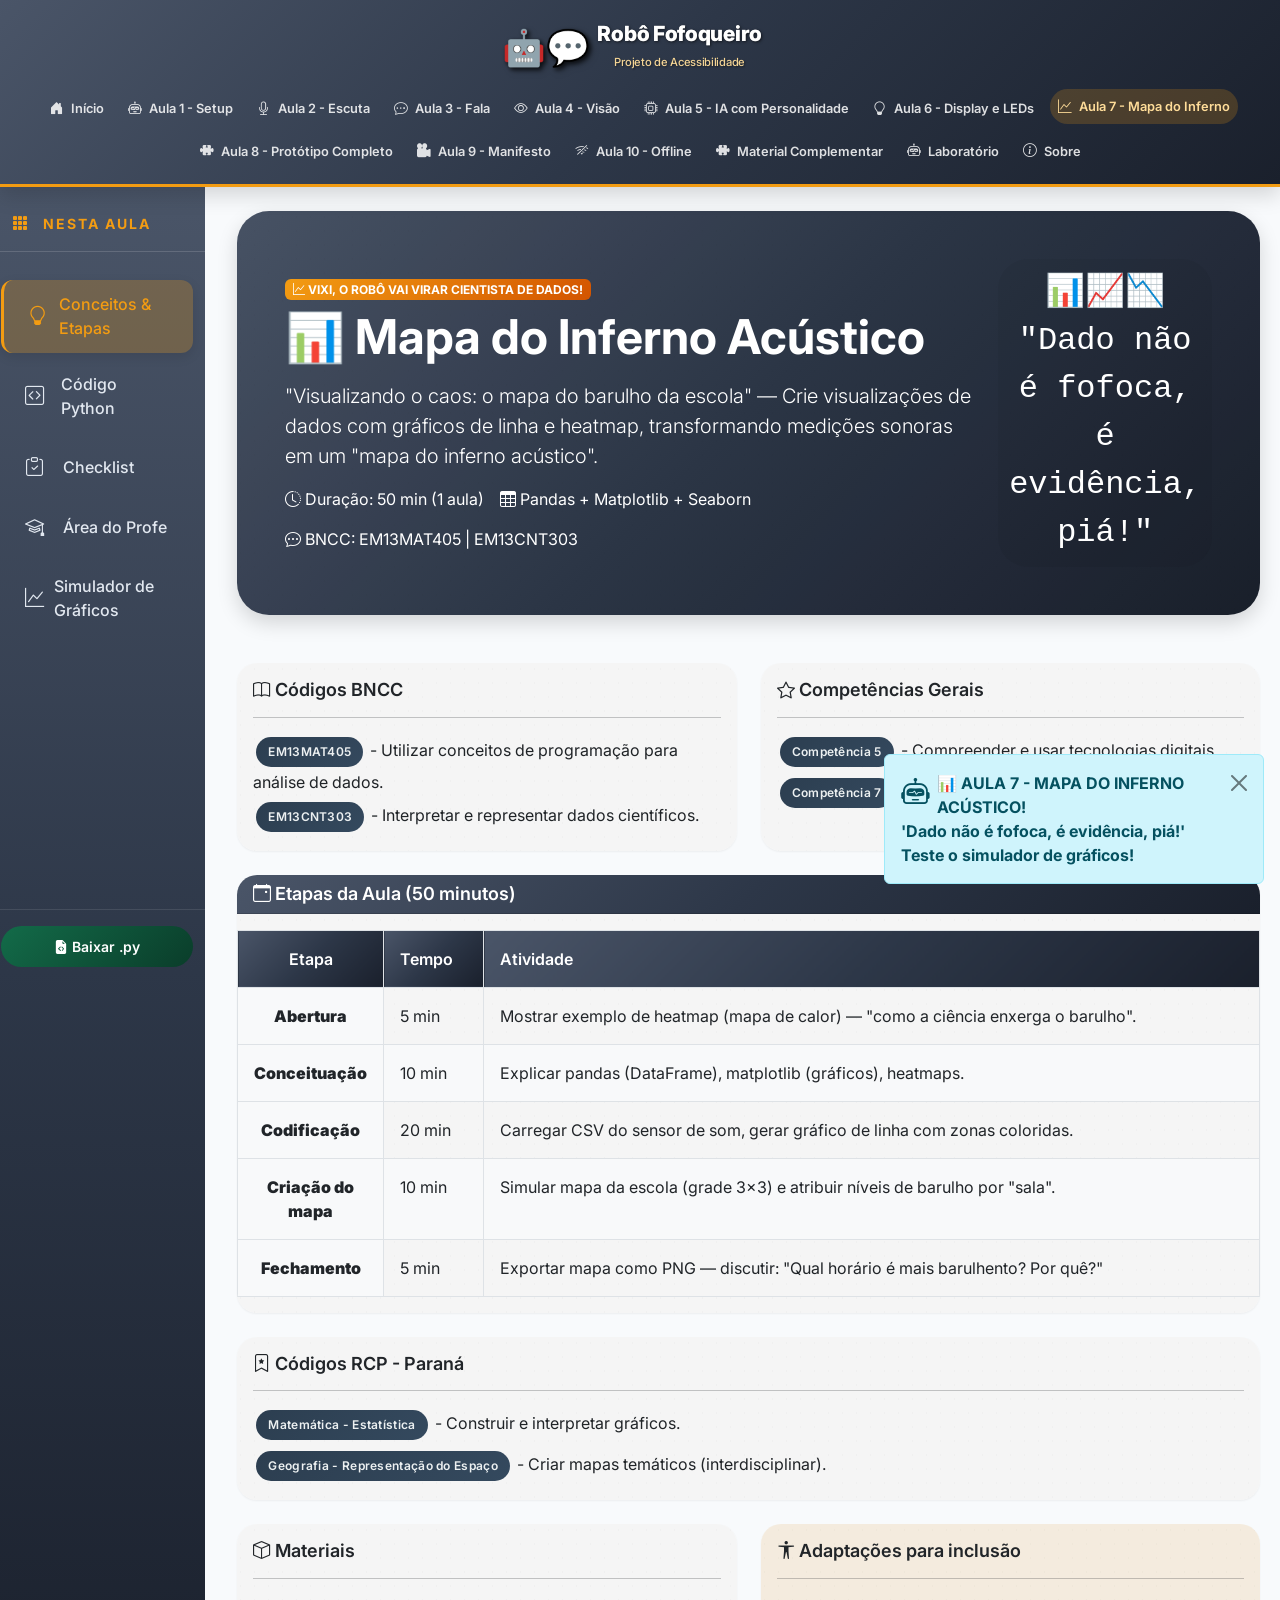
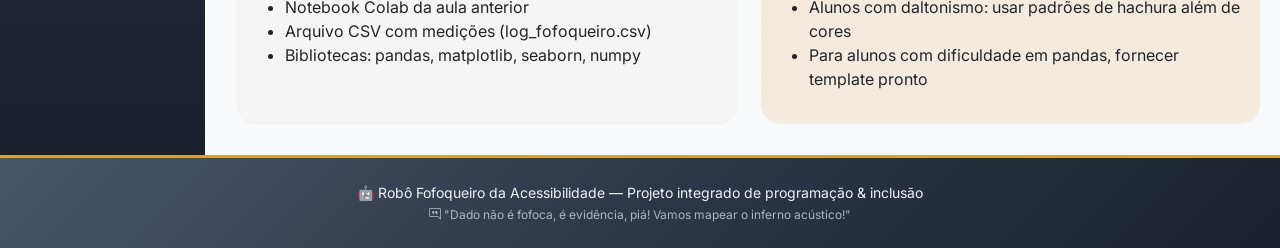
<file: pages/aula_07.html>
<!doctype html>
<html lang="pt-BR">
  <head>
    <meta charset="UTF-8" />
    <meta
      name="viewport"
      content="width=device-width, initial-scale=1.0, user-scalable=yes"
    />
    <title>Robô Fofoqueiro | Mapa do Inferno Acústico</title>
    <!-- Bootstrap 5 + Icons + Google Fonts -->
    <link
      href="https://cdn.jsdelivr.net/npm/bootstrap@5.3.0-alpha1/dist/css/bootstrap.min.css"
      rel="stylesheet"
    />
    <link
      rel="stylesheet"
      href="https://cdn.jsdelivr.net/npm/bootstrap-icons@1.11.3/font/bootstrap-icons.min.css"
    />
    <link
      href="https://fonts.googleapis.com/css2?family=Inter:opsz,wght@14..32,300;14..32,400;14..32,600;14..32,700;14..32,800&display=swap"
      rel="stylesheet"
    />
    <!-- CSS Custom -->
    <link rel="stylesheet" href="../assets/css/style.css" />
  </head>

  <body>
    <!-- MENU SUPERIOR (projeto principal) -->
    <nav class="navbar navbar-expand-lg menu-projeto-principal sticky-top">
      <div class="container-fluid px-4">
        <a
          class="navbar-brand d-flex align-items-center gap-2"
          href="../index.html"
        >
          <span class="robo-icon-principal">🤖💬</span>
          <span class="brand-text-principal"
            >Robô Fofoqueiro<br /><small class="sub-brand-principal"
              >Projeto de Acessibilidade</small
            ></span
          >
        </a>
        <button
          class="navbar-toggler"
          type="button"
          data-bs-toggle="collapse"
          data-bs-target="#menuProjetoPrincipal"
          aria-controls="menuProjetoPrincipal"
          aria-expanded="false"
          aria-label="Toggle navigation"
        >
          <span class="navbar-toggler-icon"></span>
        </button>
        <div class="collapse navbar-collapse" id="menuProjetoPrincipal">
          <ul class="navbar-nav ms-auto mb-2 mb-lg-0 gap-2">
            <li class="nav-item">
              <a class="nav-link" data-projeto-aba="inicio" href="../index.html"
                ><i class="bi bi-house-door-fill"></i> Início</a
              >
            </li>
            <li class="nav-item">
              <a class="nav-link" data-projeto-aba="aula1" href="aula_01.html"
                ><i class="bi bi-robot"></i> Aula 1 - Setup</a
              >
            </li>
            <li class="nav-item">
              <a class="nav-link" data-projeto-aba="aula2" href="aula_02.html"
                ><i class="bi bi-mic"></i> Aula 2 - Escuta</a
              >
            </li>
            <li class="nav-item">
              <a class="nav-link" data-projeto-aba="aula3" href="aula_03.html"
                ><i class="bi bi-chat-dots"></i> Aula 3 - Fala</a
              >
            </li>
            <li class="nav-item">
              <a class="nav-link" data-projeto-aba="aula4" href="aula_04.html"
                ><i class="bi bi-eye"></i> Aula 4 - Visão</a
              >
            </li>
            <li class="nav-item">
              <a class="nav-link" data-projeto-aba="aula5" href="aula_05.html"
                ><i class="bi bi-cpu"></i> Aula 5 - IA com Personalidade</a
              >
            </li>
            <li class="nav-item">
              <a class="nav-link" data-projeto-aba="aula6" href="aula_06.html"
                ><i class="bi bi-lightbulb"></i> Aula 6 - Display e LEDs</a
              >
            </li>
            <li class="nav-item">
              <a
                class="nav-link active-projeto"
                data-projeto-aba="aula7"
                href="aula_07.html"
                ><i class="bi bi-graph-up"></i> Aula 7 - Mapa do Inferno</a
              >
            </li>
            <li class="nav-item">
              <a class="nav-link" data-projeto-aba="aula8" href="aula_08.html"
                ><i class="bi bi-puzzle-fill"></i> Aula 8 - Protótipo
                Completo</a
              >
            </li>
            <li class="nav-item">
              <a class="nav-link" data-projeto-aba="aula9" href="aula_09.html"
                ><i class="bi bi-camera-reels-fill"></i> Aula 9 - Manifesto</a
              >
            </li>
            <li class="nav-item">
              <a class="nav-link" data-projeto-aba="aula10" href="aula_10.html"
                ><i class="bi bi-wifi-off"></i> Aula 10 - Offline</a
              >
            </li>
            <li class="nav-item">
              <a
                class="nav-link"
                data-projeto-aba="aula11"
                href="material_complementar.html"
                ><i class="bi bi-puzzle-fill"></i> Material Complementar</a
              >
            </li>
            <li class="nav-item">
              <a
                class="nav-link"
                data-projeto-aba="laboratorio"
                href="laboratorio.html"
                ><i class="bi bi-robot"></i> Laboratório</a
              >
            </li>
            <li class="nav-item">
              <a class="nav-link" data-projeto-aba="sobre" href="#"
                ><i class="bi bi-info-circle"></i> Sobre</a
              >
            </li>
          </ul>
        </div>
      </div>
    </nav>

    <!-- CONTEÚDO PRINCIPAL COM LAYOUT: MENU LATERAL + ÁREA DE CONTEÚDO -->
    <div class="container-fluid main-layout">
      <div class="row">
        <!-- MENU LATERAL (abas internas da aula atual) -->
        <aside class="col-lg-2 col-md-3 col-sm-4 sidebar-lateral px-0">
          <div class="sidebar-sticky">
            <div class="sidebar-header">
              <i class="bi bi-grid-3x3-gap-fill"></i> Nesta aula
            </div>
            <ul class="nav nav-pills flex-column mb-auto" id="sidebarMenu">
              <li class="nav-item">
                <a
                  href="#"
                  class="nav-link lateral-link active-lateral"
                  data-lateral-aba="conceitos"
                >
                  <i class="bi bi-lightbulb"></i> Conceitos & Etapas
                </a>
              </li>
              <li class="nav-item">
                <a
                  href="#"
                  class="nav-link lateral-link"
                  data-lateral-aba="codigo"
                >
                  <i class="bi bi-code-square"></i> Código Python
                </a>
              </li>
              <li class="nav-item">
                <a
                  href="#"
                  class="nav-link lateral-link"
                  data-lateral-aba="checklist"
                >
                  <i class="bi bi-clipboard-check"></i> Checklist
                </a>
              </li>
              <li class="nav-item">
                <a
                  href="#"
                  class="nav-link lateral-link"
                  data-lateral-aba="professor"
                >
                  <i class="bi bi-mortarboard"></i> Área do Profe
                </a>
              </li>
              <li class="nav-item">
                <a
                  href="#"
                  class="nav-link lateral-link"
                  data-lateral-aba="simulador"
                >
                  <i class="bi bi-graph-up"></i> Simulador de Gráficos
                </a>
              </li>
            </ul>
            <div class="sidebar-footer">
              <button
                id="btnDownloadPyLateral"
                class="btn btn-download-lateral w-100"
              >
                <i class="bi bi-file-earmark-code-fill"></i> Baixar .py
              </button>
            </div>
          </div>
        </aside>

        <!-- ÁREA DE CONTEÚDO DINÂMICO -->
        <main class="col-lg-10 col-md-9 col-sm-8 conteudo-principal py-4">
          <!-- Aba 1: Conceitos e Etapas da Aula -->
          <div
            id="conteudoConceitos"
            class="lateral-aba-conteudo active-lateral-aba"
          >
            <!-- Cabeçalho irreverente -->
            <div class="card border-0 shadow-lg mb-5 bg-degrade-header">
              <div class="card-body p-4 p-md-5">
                <div class="row align-items-center">
                  <div class="col-md-9">
                    <span class="badge bg-warning text-dark mb-2"
                      ><i class="bi bi-graph-up"></i> VIXI, O ROBÔ VAI VIRAR
                      CIENTISTA DE DADOS!</span
                    >
                    <h1 class="display-5 fw-bold">
                      📊 Mapa do Inferno Acústico
                    </h1>
                    <p class="lead mt-3">
                      "Visualizando o caos: o mapa do barulho da escola" — Crie
                      visualizações de dados com gráficos de linha e heatmap,
                      transformando medições sonoras em um "mapa do inferno
                      acústico".
                    </p>
                    <div class="mt-3 d-flex flex-wrap gap-3">
                      <div>
                        <i class="bi bi-clock-history"></i> Duração: 50 min (1
                        aula)
                      </div>
                      <div>
                        <i class="bi bi-table"></i> Pandas + Matplotlib +
                        Seaborn
                      </div>
                      <div>
                        <i class="bi bi-chat-dots"></i> BNCC: EM13MAT405 |
                        EM13CNT303
                      </div>
                    </div>
                  </div>
                  <div class="col-md-3 text-center">
                    <div class="robo-ascii-animado">
                      📊📈📉<br />"Dado não é fofoca,<br />é evidência, piá!"
                    </div>
                  </div>
                </div>
              </div>
            </div>

            <!-- BNCC e Competências -->
            <div class="row g-4 mb-4">
              <div class="col-md-6">
                <div class="card border-0 shadow-sm h-100">
                  <div class="card-body">
                    <h5><i class="bi bi-book"></i> Códigos BNCC</h5>
                    <hr />
                    <span class="badge-bncc">EM13MAT405</span> - Utilizar
                    conceitos de programação para análise de dados.<br />
                    <span class="badge-bncc mt-2">EM13CNT303</span> -
                    Interpretar e representar dados científicos.
                  </div>
                </div>
              </div>
              <div class="col-md-6">
                <div class="card border-0 shadow-sm h-100">
                  <div class="card-body">
                    <h5><i class="bi bi-star"></i> Competências Gerais</h5>
                    <hr />
                    <span class="badge-bncc">Competência 5</span> - Compreender
                    e usar tecnologias digitais.<br />
                    <span class="badge-bncc mt-2">Competência 7</span> -
                    Argumentar com base em dados.
                  </div>
                </div>
              </div>
            </div>

            <!-- ETAPAS DA AULA (tabela) -->
            <div class="card border-0 shadow-sm mb-4">
              <div class="card-header bg-grafite text-white">
                <h5 class="mb-0">
                  <i class="bi bi-calendar-event"></i> Etapas da Aula (50
                  minutos)
                </h5>
              </div>
              <div class="card-body p-0">
                <table class="tabela-etapas">
                  <thead>
                    <tr>
                      <th>Etapa</th>
                      <th>Tempo</th>
                      <th>Atividade</th>
                    </tr>
                  </thead>
                  <tbody>
                    <tr>
                      <td><strong>Abertura</strong></td>
                      <td>5 min</td>
                      <td>
                        Mostrar exemplo de heatmap (mapa de calor) — "como a
                        ciência enxerga o barulho".
                      </td>
                    </tr>
                    <tr>
                      <td><strong>Conceituação</strong></td>
                      <td>10 min</td>
                      <td>
                        Explicar pandas (DataFrame), matplotlib (gráficos),
                        heatmaps.
                      </td>
                    </tr>
                    <tr>
                      <td><strong>Codificação</strong></td>
                      <td>20 min</td>
                      <td>
                        Carregar CSV do sensor de som, gerar gráfico de linha
                        com zonas coloridas.
                      </td>
                    </tr>
                    <tr>
                      <td><strong>Criação do mapa</strong></td>
                      <td>10 min</td>
                      <td>
                        Simular mapa da escola (grade 3x3) e atribuir níveis de
                        barulho por "sala".
                      </td>
                    </tr>
                    <tr>
                      <td><strong>Fechamento</strong></td>
                      <td>5 min</td>
                      <td>
                        Exportar mapa como PNG — discutir: "Qual horário é mais
                        barulhento? Por quê?"
                      </td>
                    </tr>
                  </tbody>
                </table>
              </div>
            </div>

            <!-- Códigos RCP -->
            <div class="card border-0 shadow-sm mb-4">
              <div class="card-body">
                <h5>
                  <i class="bi bi-bookmark-star"></i> Códigos RCP - Paraná
                </h5>
                <hr />
                <span class="badge-bncc">Matemática - Estatística</span> -
                Construir e interpretar gráficos.<br />
                <span class="badge-bncc mt-2"
                  >Geografia - Representação do Espaço</span
                >
                - Criar mapas temáticos (interdisciplinar).
              </div>
            </div>

            <!-- Materiais e Adaptações -->
            <div class="row g-4">
              <div class="col-md-6">
                <div class="card border-0 shadow-sm h-100">
                  <div class="card-body">
                    <h5><i class="bi bi-box"></i> Materiais</h5>
                    <hr />
                    <ul>
                      <li>Notebook Colab da aula anterior</li>
                      <li>Arquivo CSV com medições (log_fofoqueiro.csv)</li>
                      <li>Bibliotecas: pandas, matplotlib, seaborn, numpy</li>
                    </ul>
                  </div>
                </div>
              </div>
              <div class="col-md-6">
                <div class="card border-0 shadow-sm h-100 bg-inclusao">
                  <div class="card-body">
                    <h5>
                      <i class="bi bi-universal-access"></i> Adaptações para
                      inclusão
                    </h5>
                    <hr />
                    <ul>
                      <li>
                        Alunos com daltonismo: usar padrões de hachura além de
                        cores
                      </li>
                      <li>
                        Para alunos com dificuldade em pandas, fornecer template
                        pronto
                      </li>
                    </ul>
                  </div>
                </div>
              </div>
            </div>
          </div>

          <!-- Aba 2: Código Python completo da Aula 7 -->
          <div id="conteudoCodigo" class="lateral-aba-conteudo">
            <div class="card border-0 shadow-lg">
              <div
                class="card-header bg-grafite text-white d-flex justify-content-between flex-wrap"
              >
                <span
                  ><i class="bi bi-filetype-py"></i>
                  robo_fofoqueiro_mapa_inferno.py — Código completo da aula
                  7</span
                >
                <span class="badge bg-verde-claro">download disponível</span>
              </div>
              <div class="card-body p-0">
                <pre
                  class="code-block-full m-0"
                ><code id="codigoPythonCompleto"># ===================================================================
#              Robô Fofoqueiro - Mapa do Inferno Acústico
# ===================================================================
# Objetivo: Visualizar dados de medição sonora da escola,
#           criando gráficos de linha (evolução temporal),
#           mapas de calor (heatmaps) por localização e
#           gráficos de barras por período do dia.
# Alunos: [A SER PREENCHIDO]
# Orientadora: Gisele Nunes
# Data  : 2026
# ===================================================================

# -*- coding: utf-8 -*-

# ============================================================
# BLOCO 1: VERIFICAÇÃO DO AMBIENTE (Colab ou local?)
# ============================================================

# Importa o módulo sys para acessar funcionalidades do sistema,
# incluindo a verificação de módulos carregados.
import sys

# Importa o módulo os para manipular arquivos e verificar existência de arquivos.
import os

# Importa pandas para manipulação de dados estruturados (DataFrames).
import pandas as pd

# Importa numpy para operações matemáticas e criação de arrays.
import numpy as np

# Importa matplotlib.pyplot para criação de gráficos e visualizações.
import matplotlib.pyplot as plt

# Importa seaborn para visualizações estatísticas avançadas (heatmaps, etc.).
import seaborn as sns

# Importa datetime para gerar timestamps e manipular datas/horas.
from datetime import datetime

# Importa random para gerar dados aleatórios na simulação.
import random

def verifica_ambiente():
    """
    Verifica se o código está sendo executado no Google Colab ou em ambiente local.
    
    Retorna:
    str: 'colab' se estiver no Google Colab, 'local' caso contrário.
    """
    
    # Verifica se o módulo 'google.colab' está presente nos módulos carregados.
    if 'google.colab' in sys.modules:
        print("✅ Tamo no Colab! Vamos instalar as paradas com !pip.")
        return "colab"
    else:
        print("✅ Ambiente local detectado!")
        return "local"

# Chama a função para detectar o ambiente e armazena o resultado.
AMBIENTE = verifica_ambiente()

# ============================================================
# BLOCO 2: INSTALAÇÃO DAS BIBLIOTECAS (SÓ NO COLAB)
# ============================================================

print("\n📦 Verificando/Instalando as bibliotecas de visualização...")

# Se o ambiente for o Google Colab, instala as bibliotecas necessárias.
if AMBIENTE == "colab":
    # Instala pandas, matplotlib, seaborn e numpy silenciosamente (-q).
    !pip install pandas matplotlib seaborn numpy -q
    print("✅ Bibliotecas instaladas (pandas, matplotlib, seaborn).")
else:
    # Se for ambiente local, apenas avisa o que precisa ser instalado.
    print("⚠️ Ambiente local: Certifique-se de ter instalado:")
    print(" pip install pandas matplotlib seaborn numpy")

# ============================================================
# BLOCO 3: IMPORTAÇÃO DAS BIBLIOTECAS
# ============================================================

# Reimporta as bibliotecas (garantia de que estão disponíveis).
import pandas as pd
import numpy as np
import matplotlib.pyplot as plt
import seaborn as sns
from datetime import datetime

# Define o estilo padrão do matplotlib como 'ggplot' (inspirado no R).
plt.style.use('ggplot')

# Configura o seaborn com fundo branco e grade suave.
sns.set_style("whitegrid")

print("\n🎉 Bibliotecas importadas! Bora virar cientista de dados, mermão!")

# ============================================================
# BLOCO 4: ARTE ASCII DO ROBÔ (CIENTISTA DE DADOS)
# ============================================================

# String com arte ASCII representando o robô no modo cientista de dados.
# Inclui símbolos de gráficos (📊📈📉).
ascii_robo_dados = r"""
╔═══════════════════════════════════════════════════════════════╗
║ 📊📈📉                                                       ║
║ 🤖 ROBÔ FOFOQUEIRO - MODO CIENTISTA DE DADOS 🤖              ║
║ "Dado não é fofoca, é evidência, piá!"                       ║
║ "Vamos mapear o inferno acústico da escola!"                 ║
╚═══════════════════════════════════════════════════════════════╝
"""

# Exibe a arte ASCII na tela.
print(ascii_robo_dados)

# ============================================================
# BLOCO 5: CRIAR DADOS SIMULADOS (SE NÃO EXISTIR CSV)
# ============================================================

def criar_dados_simulados(arquivo="log_fofoqueiro.csv"):
    """
    Cria um arquivo CSV simulado com medições de som se ele não existir.
    Simula medições ao longo do dia (7h às 19h) em diferentes locais da escola.
    
    Parâmetros:
    arquivo: str - nome do arquivo CSV (padrão: log_fofoqueiro.csv).
    
    Retorna:
    DataFrame: pandas DataFrame com os dados carregados ou criados.
    """
    
    # Se o arquivo já existe, carrega e retorna seus dados.
    if os.path.exists(arquivo):
        print(f"📁 Arquivo {arquivo} já existe! Vamos usá-lo.")
        return pd.read_csv(arquivo)
    
    # Se não existe, cria dados simulados.
    print(f"📁 Arquivo {arquivo} não encontrado. Criando dados simulados...")
    
    # Lista para armazenar os horários (das 7h às 19h, a cada 15 minutos).
    horarios = []
    for hora in range(7, 19):          # Das 7h até 18h.
        for minuto in [0, 15, 30, 45]: # A cada 15 minutos.
            horarios.append(f"{hora:02d}:{minuto:02d}:00")
    
    # Lista de locais simulados da escola.
    locais = [
        "Sala 1 (Matemática)", "Sala 2 (Português)", "Sala 3 (Ciências)",
        "Sala 4 (História)", "Biblioteca", "Pátio/Cantina", "Laboratório",
        "Sala de Informática", "Secretaria", "Ginásio"
    ]
    
    # Lista para armazenar os dicionários de dados.
    dados = []
    
    # Itera sobre cada horário (com índice para referência, embora não usado).
    for i, horario in enumerate(horarios):
        # Extrai a hora do horário (primeiros dois caracteres).
        hora = int(horario[:2])
        
        # Define o nível de barulho base de acordo com o horário.
        if hora == 12 or hora == 17:
            # Horário de intervalo/saída: muito barulhento.
            base_barulho = 85 + random.randint(-10, 10)
        elif 9 <= hora <= 11:
            # Meio da manhã: atividade intensa.
            base_barulho = 70 + random.randint(-15, 15)
        elif 13 <= hora <= 16:
            # Tarde: atividade moderada.
            base_barulho = 55 + random.randint(-15, 15)
        else:
            # Início da manhã ou final da tarde: mais calmo.
            base_barulho = 45 + random.randint(-10, 15)
        
        # Aplica um ruído aleatório e garante que o valor fique entre 20 e 120 dB.
        decibeis = max(20, min(120, base_barulho + random.randint(-10, 10)))
        
        # Escolhe um local aleatório da lista.
        local = random.choice(locais)
        
        # Define a mensagem com base no nível de decibéis.
        if decibeis > 75:
            mensagem = "🚨 INFERNO ACÚSTICO!"
        elif decibeis > 50:
            mensagem = "⚠️ TÁ FICANDO ALTO"
        else:
            mensagem = "🤫 silêncio..."
        
        # Adiciona um dicionário com todos os dados da medição.
        dados.append({
            "Timestamp": f"2026-04-17 {horario}",  # Data fixa para simulação.
            "Decibeis (dB)": decibeis,
            "Mensagem": mensagem,
            "Local": local,
            "Hora": hora
        })
    
    # Converte a lista de dicionários em um DataFrame do pandas.
    df = pd.DataFrame(dados)
    
    # Salva o DataFrame em um arquivo CSV (sem índice, com encoding UTF-8).
    df.to_csv(arquivo, index=False, encoding='utf-8')
    
    print(f"✅ Dados simulados criados! Total de {len(df)} medições.")
    return df

# ============================================================
# BLOCO 6: GRÁFICO DE LINHA DO BARULHO AO LONGO DO DIA
# ============================================================

def grafico_linha_barulho(df):
    """
    Gera gráfico de linha mostrando a evolução do barulho ao longo do dia.
    Inclui zonas coloridas: verde (tranquilo), amarelo (atenção), vermelho (alerta).
    
    Parâmetros:
    df: DataFrame - dados com colunas 'Timestamp' e 'Decibeis (dB)'.
    
    Retorna:
    Figure - objeto da figura matplotlib.
    """
    
    print("\n" + "="*60)
    print("📈 GRÁFICO 1: Evolução do Barulho ao Longo do Dia")
    print("="*60)
    
    # Converte a coluna 'Timestamp' para datetime (formato de data/hora).
    df['Datetime'] = pd.to_datetime(df['Timestamp'])
    
    # Ordena o DataFrame por data/hora para garantir a sequência correta.
    df = df.sort_values('Datetime')
    
    # Cria uma figura com tamanho 14x7 polegadas.
    fig, ax = plt.subplots(figsize=(14, 7))
    
    # Adiciona zonas coloridas de fundo (silêncio, atenção, alerta).
    # axhspan = horizontal span (faixa horizontal).
    ax.axhspan(0, 40, alpha=0.2, color='green', label='Silêncio (0-40 dB)')
    ax.axhspan(40, 75, alpha=0.2, color='yellow', label='Atenção (40-75 dB)')
    ax.axhspan(75, 120, alpha=0.2, color='red', label='Alerta (>75 dB)')
    
    # Plota a linha principal (evolução do barulho).
    # marker='o' adiciona pontos em cada medição.
    ax.plot(df['Datetime'], df['Decibeis (dB)'],
            color='blue', linewidth=2, marker='o', markersize=4, label='Nível sonoro')
    
    # Adiciona uma linha horizontal pontilhada no limite de alerta (75 dB).
    ax.axhline(y=75, color='red', linestyle='--', linewidth=2,
               label='Limite de Alerta (75 dB)')
    
    # Configura os rótulos dos eixos.
    ax.set_xlabel('Horário', fontsize=12)
    ax.set_ylabel('Decibéis (dB)', fontsize=12)
    
    # Configura o título do gráfico.
    ax.set_title('📊 Mapa do Inferno Acústico - Barulho na Escola',
                 fontsize=14, fontweight='bold')
    
    # Adiciona legenda no canto superior direito.
    ax.legend(loc='upper right')
    
    # Adiciona grade suave (alpha=0.3 = 30% opaco).
    ax.grid(True, alpha=0.3)
    
    # Rotaciona os rótulos do eixo X em 45 graus para melhor legibilidade.
    plt.xticks(rotation=45, ha='right')
    
    # Ajusta o layout automaticamente para evitar cortes.
    plt.tight_layout()
    
    # Salva o gráfico como arquivo PNG (150 dpi de resolução).
    plt.savefig('grafico_barulho_linha.png', dpi=150, bbox_inches='tight')
    print("💾 Gráfico salvo como 'grafico_barulho_linha.png'")
    
    # Exibe o gráfico na tela.
    plt.show()
    
    return fig

# ============================================================
# BLOCO 7: HEATMAP DO MAPA DA ESCOLA (SIMULAÇÃO)
# ============================================================

def criar_heatmap_escola(df):
    """
    Cria um heatmap (mapa de calor) simulando o mapa da escola.
    Cada "sala" (célula da matriz) recebe um nível médio de barulho,
    com valores mais altos no centro (simulando áreas de circulação).
    
    Parâmetros:
    df: DataFrame - dados (usado apenas para referência, não essencial).
    
    Retorna:
    Figure - objeto da figura matplotlib.
    """
    
    print("\n" + "="*60)
    print("🗺️ GRÁFICO 2: Mapa de Calor do Barulho por Sala")
    print("="*60)
    
    # Define o tamanho da matriz (5x5 = 25 "salas").
    tamanho = 5
    
    # Gera uma matriz inicial com valores aleatórios entre 30 e 100 dB.
    matriz_barulho = np.random.randint(30, 100, size=(tamanho, tamanho))
    
    # Aplica um efeito de "centro barulhento" (simula áreas comuns).
    # Quanto mais próximo do centro, mais barulho é adicionado.
    for i in range(tamanho):
        for j in range(tamanho):
            # Calcula a distância Manhattan do centro da matriz.
            distancia_centro = abs(i - tamanho//2) + abs(j - tamanho//2)
            # Adiciona mais barulho quanto menor a distância do centro.
            # Limita o valor máximo a 100 dB.
            matriz_barulho[i, j] = min(100, matriz_barulho[i, j] + (5 - distancia_centro) * 5)
    
    # Cria uma figura com tamanho 10x8 polegadas.
    fig, ax = plt.subplots(figsize=(10, 8))
    
    # Cria o heatmap usando seaborn.
    # annot=True: mostra os valores numéricos nas células.
    # fmt='.0f': formata os valores sem casas decimais.
    # cmap='RdYlGn_r': esquema de cores (vermelho-amarelo-verde invertido).
    # center=75: centraliza o mapa de cores em 75 dB (limite de alerta).
    # vmin=30, vmax=100: limites mínimo e máximo da escala.
    sns.heatmap(matriz_barulho, annot=True, fmt='.0f', cmap='RdYlGn_r',
                center=75, vmin=30, vmax=100,
                cbar_kws={'label': 'Decibéis (dB)'},
                ax=ax)
    
    # Configura o título do gráfico.
    ax.set_title('🗺️ Mapa de Calor do Inferno Acústico\n(Quanto mais vermelho, mais barulhento)',
                 fontsize=14, fontweight='bold')
    
    # Configura os rótulos dos eixos.
    ax.set_xlabel('Salas (Eixo X)', fontsize=12)
    ax.set_ylabel('Salas (Eixo Y)', fontsize=12)
    
    # Ajusta o layout automaticamente.
    plt.tight_layout()
    
    # Salva o heatmap como arquivo PNG.
    plt.savefig('heatmap_escola.png', dpi=150, bbox_inches='tight')
    print("💾 Heatmap salvo como 'heatmap_escola.png'")
    
    # Exibe o gráfico na tela.
    plt.show()
    
    return fig

# ============================================================
# BLOCO 8: GRÁFICO DE BARRAS (BARULHO POR PERÍODO)
# ============================================================

def grafico_barras_periodo(df):
    """
    Cria gráfico de barras mostrando a média de barulho por período do dia.
    Períodos: Manhã (7h-12h), Intervalo (12h-13h), Tarde (13h-18h).
    
    Parâmetros:
    df: DataFrame - dados com coluna 'Hora' e 'Decibeis (dB)'.
    
    Retorna:
    Figure - objeto da figura matplotlib.
    """
    
    print("\n" + "="*60)
    print("📊 GRÁFICO 3: Barulho Médio por Período do Dia")
    print("="*60)
    
    # Se a coluna 'Hora' não existir, extrai a hora do timestamp.
    if 'Hora' not in df.columns:
        df['Hora'] = pd.to_datetime(df['Timestamp']).dt.hour
    
    # Função interna para classificar o período baseado na hora.
    def classificar_periodo(hora):
        if 7 <= hora < 12:
            return "Manhã (7h-12h)"
        elif 12 <= hora < 13:
            return "Intervalo (12h-13h)"
        elif 13 <= hora < 18:
            return "Tarde (13h-18h)"
        else:
            return "Outros"
    
    # Aplica a função para criar a coluna 'Periodo'.
    df['Periodo'] = df['Hora'].apply(classificar_periodo)
    
    # Calcula a média de decibéis por período e ordena.
    media_por_periodo = df.groupby('Periodo')['Decibeis (dB)'].mean().sort_values()
    
    # Define as cores das barras com base no valor médio.
    cores = []
    for periodo in media_por_periodo.index:
        media = media_por_periodo[periodo]
        if media > 75:
            cores.append('red')      # Alerta máximo.
        elif media > 50:
            cores.append('orange')   # Atenção.
        else:
            cores.append('green')    # Silêncio.
    
    # Cria uma figura com tamanho 10x6 polegadas.
    fig, ax = plt.subplots(figsize=(10, 6))
    
    # Cria o gráfico de barras.
    barras = ax.bar(media_por_periodo.index, media_por_periodo.values,
                    color=cores, alpha=0.8, edgecolor='black')
    
    # Adiciona linha horizontal pontilhada no limite de alerta (75 dB).
    ax.axhline(y=75, color='red', linestyle='--', linewidth=2,
               label='Limite de Alerta (75 dB)')
    
    # Adiciona os valores numéricos acima de cada barra.
    for barra, valor in zip(barras, media_por_periodo.values):
        ax.text(barra.get_x() + barra.get_width()/2, barra.get_height() + 2,
                f'{valor:.0f} dB', ha='center', va='bottom', fontsize=10)
    
    # Configura os rótulos dos eixos.
    ax.set_xlabel('Período', fontsize=12)
    ax.set_ylabel('Decibéis Médios (dB)', fontsize=12)
    
    # Configura o título do gráfico.
    ax.set_title('🔊 Barulho Médio por Período - Qual horário é mais barulhento?',
                 fontsize=14, fontweight='bold')
    
    # Adiciona legenda.
    ax.legend()
    
    # Adiciona grade apenas no eixo Y.
    ax.grid(True, alpha=0.3, axis='y')
    
    # Ajusta a rotação dos rótulos do eixo X (sem rotação).
    plt.xticks(rotation=0)
    
    # Ajusta o layout automaticamente.
    plt.tight_layout()
    
    # Salva o gráfico como arquivo PNG.
    plt.savefig('grafico_barras_periodo.png', dpi=150, bbox_inches='tight')
    print("💾 Gráfico de barras salvo como 'grafico_barras_periodo.png'")
    
    # Exibe o gráfico na tela.
    plt.show()
    
    return fig

# ============================================================
# BLOCO 9: ESTATÍSTICAS E ANÁLISE DOS DADOS
# ============================================================

def analise_estatistica(df):
    """
    Calcula e exibe estatísticas descritivas dos dados.
    Inclui médias, medianas, desvio padrão, valores extremos,
    distribuição por níveis de alerta e identificação de horários/locais críticos.
    
    Parâmetros:
    df: DataFrame - dados a serem analisados.
    """
    
    print("\n" + "="*60)
    print("📐 ANÁLISE ESTATÍSTICA - O Inferno Acústico em Números")
    print("="*60)
    
    print("\n📊 ESTATÍSTICAS GERAIS:")
    print("-" * 40)
    print(f"Total de medições: {len(df)}")
    print(f"Média de decibéis: {df['Decibeis (dB)'].mean():.1f} dB")
    print(f"Mediana: {df['Decibeis (dB)'].median():.1f} dB")
    print(f"Desvio padrão: {df['Decibeis (dB)'].std():.1f} dB")
    print(f"Máximo registrado: {df['Decibeis (dB)'].max():.1f} dB")
    print(f"Mínimo registrado: {df['Decibeis (dB)'].min():.1f} dB")
    
    # Calcula contagens por nível de alerta.
    alertas = len(df[df['Decibeis (dB)'] > 75])
    atencao = len(df[(df['Decibeis (dB)'] > 50) & (df['Decibeis (dB)'] <= 75)])
    silencio = len(df[df['Decibeis (dB)'] <= 50])
    
    print("\n🚨 NÍVEIS DE ALERTA:")
    print("-" * 40)
    print(f"🔴 INFERNO ACÚSTICO (>75 dB): {alertas} medições ({alertas/len(df)*100:.1f}%)")
    print(f"🟡 ATENÇÃO (50-75 dB): {atencao} medições ({atencao/len(df)*100:.1f}%)")
    print(f"🟢 SILÊNCIO (≤50 dB): {silencio} medições ({silencio/len(df)*100:.1f}%)")
    
    # Se a coluna 'Hora' existir, identifica o horário mais barulhento e mais calmo.
    if 'Hora' in df.columns:
        # Agrupa por hora e calcula a média de decibéis.
        media_por_hora = df.groupby('Hora')['Decibeis (dB)'].mean()
        
        # Hora com maior média.
        hora_mais_barulhenta = media_por_hora.idxmax()
        
        # Hora com menor média.
        hora_mais_calma = media_por_hora.idxmin()
        
        print(f"\n⏰ HORA MAIS BARULHENTA: {hora_mais_barulhenta}h")
        print(f"😴 HORA MAIS CALMA: {hora_mais_calma}h")
    
    # Se a coluna 'Local' existir, identifica o local mais barulhento e mais calmo.
    if 'Local' in df.columns:
        # Agrupa por local e calcula a média de decibéis.
        media_por_local = df.groupby('Local')['Decibeis (dB)'].mean()
        
        # Local com maior média.
        local_mais_barulhento = media_por_local.idxmax()
        
        # Local com menor média.
        local_mais_calmo = media_por_local.idxmin()
        
        print(f"\n📍 LOCAL MAIS BARULHENTO: {local_mais_barulhento}")
        print(f"🤫 LOCAL MAIS CALMO: {local_mais_calmo}")

# ============================================================
# BLOCO 10: EXPORTAR RELATÓRIO COMPLETO
# ============================================================

def exportar_relatorio(df):
    """
    Exporta um relatório completo em formato texto (.txt).
    Inclui estatísticas, recomendações baseadas nos dados e metadados.
    
    Parâmetros:
    df: DataFrame - dados a serem relatados.
    """
    
    print("\n" + "="*60)
    print("📄 GERANDO RELATÓRIO COMPLETO")
    print("="*60)
    
    # Lista para acumular as linhas do relatório.
    relatorio = []
    
    # Cabeçalho do relatório.
    relatorio.append("="*60)
    relatorio.append("RELATÓRIO DO ROBÔ FOFOQUEIRO - MAPA DO INFERNO ACÚSTICO")
    relatorio.append(f"Data de geração: {datetime.now().strftime('%Y-%m-%d %H:%M:%S')}")
    relatorio.append("="*60)
    relatorio.append("")
    
    # Seção de estatísticas gerais.
    relatorio.append("📊 ESTATÍSTICAS GERAIS:")
    relatorio.append(f"Total de medições: {len(df)}")
    relatorio.append(f"Média de decibéis: {df['Decibeis (dB)'].mean():.1f} dB")
    relatorio.append(f"Mediana: {df['Decibeis (dB)'].median():.1f} dB")
    relatorio.append(f"Máximo: {df['Decibeis (dB)'].max():.1f} dB")
    relatorio.append(f"Mínimo: {df['Decibeis (dB)'].min():.1f} dB")
    relatorio.append("")
    
    # Seção de alertas.
    alertas = len(df[df['Decibeis (dB)'] > 75])
    relatorio.append(f"🔴 Alertas (>75 dB): {alertas} medições ({alertas/len(df)*100:.1f}%)")
    relatorio.append("")
    
    # Seção de recomendações baseadas no percentual de alertas.
    relatorio.append("📋 RECOMENDAÇÕES:")
    if alertas/len(df) > 0.3:
        # Mais de 30% das medições acima do limite: situação crítica.
        relatorio.append("⚠️ ALERTA CRÍTICO: Mais de 30% das medições estão acima do limite!")
        relatorio.append(" → Sugerimos campanha de conscientização sobre poluição sonora")
        relatorio.append(" → Instalar painéis acústicos nas áreas mais críticas")
    elif alertas/len(df) > 0.1:
        # Entre 10% e 30% das medições acima do limite: atenção.
        relatorio.append("⚠️ ATENÇÃO: Entre 10% e 30% das medições estão acima do limite")
        relatorio.append(" → Identificar horários e locais mais problemáticos")
    else:
        # Menos de 10% das medições acima do limite: ambiente controlado.
        relatorio.append("✅ AMBIENTE CONTROLADO: Menos de 10% das medições acima do limite")
        relatorio.append(" → Manter as boas práticas atuais")
    
    # Salva o relatório em um arquivo de texto.
    with open("relatorio_inferno_acustico.txt", "w", encoding="utf-8") as f:
        f.write("\n".join(relatorio))
    
    print("💾 Relatório salvo como 'relatorio_inferno_acustico.txt'")
    
    # Exibe o relatório na tela.
    print("\n".join(relatorio))

# ============================================================
# BLOCO 11: FUNÇÃO PRINCIPAL
# ============================================================

def main():
    """
    Função principal que orquestra toda a análise.
    Exibe um menu para o usuário escolher quais visualizações gerar.
    """
    
    print("\n🤖 ROBÔ FOFOQUEIRO - AULA 7: MAPA DO INFERNO ACÚSTICO")
    print("="*50)
    
    # Carrega ou cria os dados.
    df = criar_dados_simulados("log_fofoqueiro.csv")
    
    # Exibe informações básicas sobre os dados carregados.
    print(f"\n📊 Dados carregados: {len(df)} medições")
    print(f"📅 Período: {df['Timestamp'].min()} até {df['Timestamp'].max()}")
    
    # Menu de opções.
    print("\n" + "="*50)
    print("📌 O QUE VOCÊ QUER VISUALIZAR?")
    print("="*50)
    print("1 - Gráfico de linha (evolução do barulho ao longo do dia)")
    print("2 - Mapa de calor (heatmap) das salas")
    print("3 - Gráfico de barras (barulho por período)")
    print("4 - Análise estatística completa")
    print("5 - Exportar relatório")
    print("6 - TUDO DE UMA VEZ (recomendado)")
    print("7 - Sair")
    print("="*50)
    
    # Solicita a opção do usuário.
    opcao = input("\n👉 Escolha uma opção (1/2/3/4/5/6/7): ").strip()
    
    # Executa a opção escolhida.
    if opcao == '1':
        grafico_linha_barulho(df)
    elif opcao == '2':
        criar_heatmap_escola(df)
    elif opcao == '3':
        grafico_barras_periodo(df)
    elif opcao == '4':
        analise_estatistica(df)
    elif opcao == '5':
        exportar_relatorio(df)
    elif opcao == '6':
        # Executa todas as análises em sequência.
        grafico_linha_barulho(df)
        criar_heatmap_escola(df)
        grafico_barras_periodo(df)
        analise_estatistica(df)
        exportar_relatorio(df)
    else:
        # Opção 7 ou qualquer outra: encerra o programa.
        print("\n👋 Até a próxima, cientista de dados! Não esquece: fofoca com evidência é pesquisa!")

def mensagem_debate_dados():
    """
    Exibe uma mensagem para debate sobre análise de dados e acessibilidade.
    Estimula discussões sobre como os dados podem ser usados para
    melhorar o ambiente escolar e torná-lo mais inclusivo.
    """
    
    print("\n" + "="*60)
    print("🧠 PARA DEBATE EM SALA DE AULA:")
    print("="*60)
    print("1. Quais horários são mais barulhentos na sua escola? Por quê?")
    print("2. Como o mapa de calor pode ajudar a planejar ações para reduzir o barulho?")
    print("3. Que outras variáveis poderiam ser medidas além do barulho?")
    print("4. Como os dados podem ser usados para tornar a escola mais acessível?")
    print("5. Qual a importância de visualizar dados para a tomada de decisão?")
    print("="*60)
    print("💬 Discutam em grupos e anotem as conclusões no diário de bordo!")

# ============================================================
# PONTO DE ENTRADA
# ============================================================

# Verifica se o script está sendo executado diretamente (não importado como módulo).
if __name__ == "__main__":
    main()                       # Chama a função principal.
    mensagem_debate_dados()      # Exibe mensagem de debate.

# Mensagem final de encerramento da aula.
print("\n🎉 Fim da Aula 7 - Robô Fofoqueiro agora é cientista de dados!")
print(" (Ele descobriu que o intervalo é o horário mais barulhento... surpresa, né?)")</code></pre>
              </div>
              <div class="card-footer bg-light">
                <small
                  ><i class="bi bi-info-circle"></i> Código completo do mapa do
                  inferno acústico para rodar no Google Colab.</small
                >
              </div>
            </div>
          </div>

          <!-- Aba 3: Checklist / Avaliação -->
          <div id="conteudoChecklist" class="lateral-aba-conteudo">
            <div class="row">
              <div class="col-lg-7">
                <div class="card shadow border-0 mb-4">
                  <div class="card-header bg-degrade-verde text-white">
                    <h4 class="mb-0">
                      <i class="bi bi-check2-square"></i> Checklist de avaliação
                      - Aluno
                    </h4>
                  </div>
                  <div class="card-body">
                    <ul class="checklist-personalizado list-unstyled">
                      <li>
                        <i class="bi bi-square"></i> Gráfico de linha gerado com
                        sucesso?
                      </li>
                      <li>
                        <i class="bi bi-square"></i> Heatmap do mapa escolar
                        criado?
                      </li>
                      <li>
                        <i class="bi bi-square"></i> Arquivo PNG exportado
                        corretamente?
                      </li>
                      <li>
                        <i class="bi bi-square"></i> Análise dos padrões
                        identificados na discussão?
                      </li>
                      <li>
                        <i class="bi bi-square"></i> Conseguiu interpretar os
                        dados e tirar conclusões?
                      </li>
                      <li>
                        <i class="bi bi-square"></i> Participou do debate sobre
                        poluição sonora na escola?
                      </li>
                    </ul>
                    <div class="progress mt-3 progress-checklist">
                      <div
                        id="progressChecklist"
                        class="progress-bar bg-success"
                      ></div>
                    </div>
                    <button
                      id="simularProgresso"
                      class="btn btn-outline-success btn-sm mt-3"
                    >
                      <i class="bi bi-arrow-repeat"></i> Simular progresso
                      (marca todos ✅)
                    </button>
                  </div>
                </div>
              </div>
              <div class="col-lg-5">
                <div class="card border-0 shadow bg-laranja-alerta text-dark">
                  <div class="card-body">
                    <h5>
                      <i class="bi bi-exclamation-triangle-fill"></i> Avaliação
                    </h5>
                    <hr class="hr-alerta" />
                    <ul>
                      <li>Gráfico de linha gerado</li>
                      <li>Heatmap do mapa escolar criado</li>
                      <li>Arquivo PNG exportado</li>
                      <li>Análise dos padrões identificados</li>
                    </ul>
                    <hr class="hr-alerta" />
                    <div class="d-flex align-items-center gap-2">
                      <i class="bi bi-robot fs-1"></i>
                      <span
                        >Dica: "Dado não é fofoca, é evidência, piá! Use os
                        gráficos para argumentar!"</span
                      >
                    </div>
                  </div>
                </div>
              </div>
            </div>
          </div>

          <!-- Aba 4: Área do Professor -->
          <div id="conteudoProfessor" class="lateral-aba-conteudo">
            <div class="card shadow border-0 mb-4 overflow-hidden">
              <div class="row g-0">
                <div class="col-md-8">
                  <div class="card-body">
                    <div class="d-flex gap-2 align-items-center mb-2">
                      <i class="bi bi-chalkboard fs-1"></i>
                      <h2 class="card-title">Plano de Aula - Docente</h2>
                    </div>
                    <p>
                      <strong>Título:</strong> "Visualizando o caos: o mapa do
                      barulho da escola"
                    </p>
                    <p>
                      <strong>Códigos BNCC:</strong> EM13MAT405, EM13CNT303 |
                      <strong>RCP - Paraná:</strong> Matemática - Estatística,
                      Geografia - Representação do Espaço
                    </p>
                    <p><strong>Duração:</strong> 1 aula (50 minutos)</p>
                    <p>
                      <strong>Materiais:</strong> Notebook Colab, arquivo CSV
                      com medições, bibliotecas pandas/matplotlib/seaborn
                    </p>
                    <hr class="hr-professor" />
                    <h5><i class="bi bi-stars"></i> Dicas de mediação</h5>
                    <ul>
                      <li>
                        <strong>Abertura (5min):</strong> Mostrar exemplo de
                        heatmap (mapa de calor) — "como a ciência enxerga o
                        barulho"
                      </li>
                      <li>
                        <strong>Conceituação (10min):</strong> Explicar pandas
                        (DataFrame), matplotlib (gráficos), heatmaps
                      </li>
                      <li>
                        <strong>Codificação (20min):</strong> Carregar CSV do
                        sensor de som, gerar gráfico de linha com zonas
                        coloridas
                      </li>
                      <li>
                        <strong>Criação do mapa (10min):</strong> Simular mapa
                        da escola (grade 3x3) e atribuir níveis de barulho por
                        "sala"
                      </li>
                      <li>
                        <strong>Fechamento (5min):</strong> Exportar mapa como
                        PNG — discutir: "Qual horário é mais barulhento? Por
                        quê?"
                      </li>
                    </ul>
                    <button
                      id="btnExportarDicas"
                      class="btn btn-outline-primary mt-2"
                    >
                      <i class="bi bi-download"></i> Exportar dicas
                    </button>
                  </div>
                </div>
                <div
                  class="col-md-4 bg-grafite-claro d-flex flex-column align-items-center justify-content-center p-4 text-center"
                >
                  <div class="icone-prof">👩‍🏫🧑‍🏫</div>
                  <p class="mt-2 fw-bold">Kit do Professor</p>
                  <button
                    id="simularChamada"
                    class="btn btn-warning w-100 mt-2"
                  >
                    <i class="bi bi-mic"></i> Chamada interativa
                  </button>
                </div>
              </div>
            </div>
          </div>

          <!-- Aba 5: Simulador de Gráficos (visualização interativa) -->
          <div id="conteudoSimulador" class="lateral-aba-conteudo">
            <div class="card border-0 shadow-lg mb-4">
              <div class="card-header bg-grafite text-white">
                <h4 class="mb-0">
                  <i class="bi bi-graph-up"></i> Simulador de Gráficos - Mapa do
                  Inferno Acústico
                </h4>
              </div>
              <div class="card-body">
                <div class="simulador-fala p-4">
                  <div class="text-center mb-4">
                    <div class="robo-ascii-animado">
                      📊📈 "Bora visualizar o caos, piá!"
                    </div>
                  </div>

                  <!-- Dados simulados para visualização -->
                  <div class="mb-4">
                    <label class="form-label fw-bold"
                      ><i class="bi bi-database"></i> Dados simulados (últimas
                      12 medições):</label
                    >
                    <div class="table-responsive">
                      <table
                        class="table table-sm table-bordered"
                        id="tabelaDadosSimulados"
                      >
                        <thead class="table-dark">
                          <tr>
                            <th>Horário</th>
                            <th>Local</th>
                            <th>dB</th>
                          </tr>
                        </thead>
                        <tbody id="corpoTabelaDados"></tbody>
                      </table>
                    </div>
                    <button
                      id="atualizarDados"
                      class="btn btn-sm btn-outline-primary mt-2"
                    >
                      <i class="bi bi-arrow-repeat"></i> Gerar novos dados
                    </button>
                  </div>

                  <!-- Gráfico de linha simulado -->
                  <div class="mb-4">
                    <label class="form-label fw-bold"
                      ><i class="bi bi-graph-up"></i> Gráfico de linha (evolução
                      do barulho):</label
                    >
                    <div
                      id="graficoLinhaSimulado"
                      class="p-3 bg-dark text-white rounded-3 text-center"
                    >
                      <canvas
                        id="canvasLinha"
                        width="600"
                        height="250"
                      ></canvas>
                      <p class="mt-2 text-muted small">
                        📈 Evolução do barulho ao longo do dia
                      </p>
                    </div>
                  </div>

                  <!-- Heatmap simulado -->
                  <div class="mb-4">
                    <label class="form-label fw-bold"
                      ><i class="bi bi-grid-3x3-gap-fill"></i> Mapa de calor
                      (salas da escola):</label
                    >
                    <div
                      id="heatmapSimulado"
                      class="p-3 bg-dark text-white rounded-3 text-center"
                    >
                      <canvas
                        id="canvasHeatmap"
                        width="400"
                        height="400"
                      ></canvas>
                      <p class="mt-2 text-muted small">
                        🗺️ Quanto mais vermelho, mais barulhento!
                      </p>
                    </div>
                  </div>

                  <!-- Estatísticas resumidas -->
                  <div class="mb-4">
                    <div class="alert alert-info">
                      <i class="bi bi-calculator-fill"></i>
                      <strong>📊 Estatísticas da simulação:</strong><br />
                      <span id="estatisticasSimulacao"
                        >Média: -- dB | Máx: -- dB | Alertas: --%</span
                      >
                    </div>
                  </div>

                  <div class="alert alert-warning mt-3">
                    <i class="bi bi-info-circle"></i>
                    <strong>Nota:</strong> Este é um simulador visual. O código
                    Python completo (com pandas, matplotlib e seaborn) deve ser
                    executado no Google Colab para gerar os gráficos reais.
                    Clique na aba "Código Python" para ver o código completo.
                  </div>
                </div>
              </div>
            </div>
          </div>
        </main>
      </div>
    </div>

    <footer class="footer-custom">
      <div class="container-fluid">
        <p class="mb-0">
          🤖 Robô Fofoqueiro da Acessibilidade — Projeto integrado de
          programação & inclusão
        </p>
        <small
          ><i class="bi bi-chat-right-quote"></i> "Dado não é fofoca, é
          evidência, piá! Vamos mapear o inferno acústico!"</small
        >
      </div>
    </footer>

    <!-- Bootstrap JS -->
    <script src="https://cdn.jsdelivr.net/npm/bootstrap@5.3.0-alpha1/dist/js/bootstrap.bundle.min.js"></script>
    <!-- Script custom -->
    <script src="../assets/js/script.js"></script>
  </body>
</html>
</file>
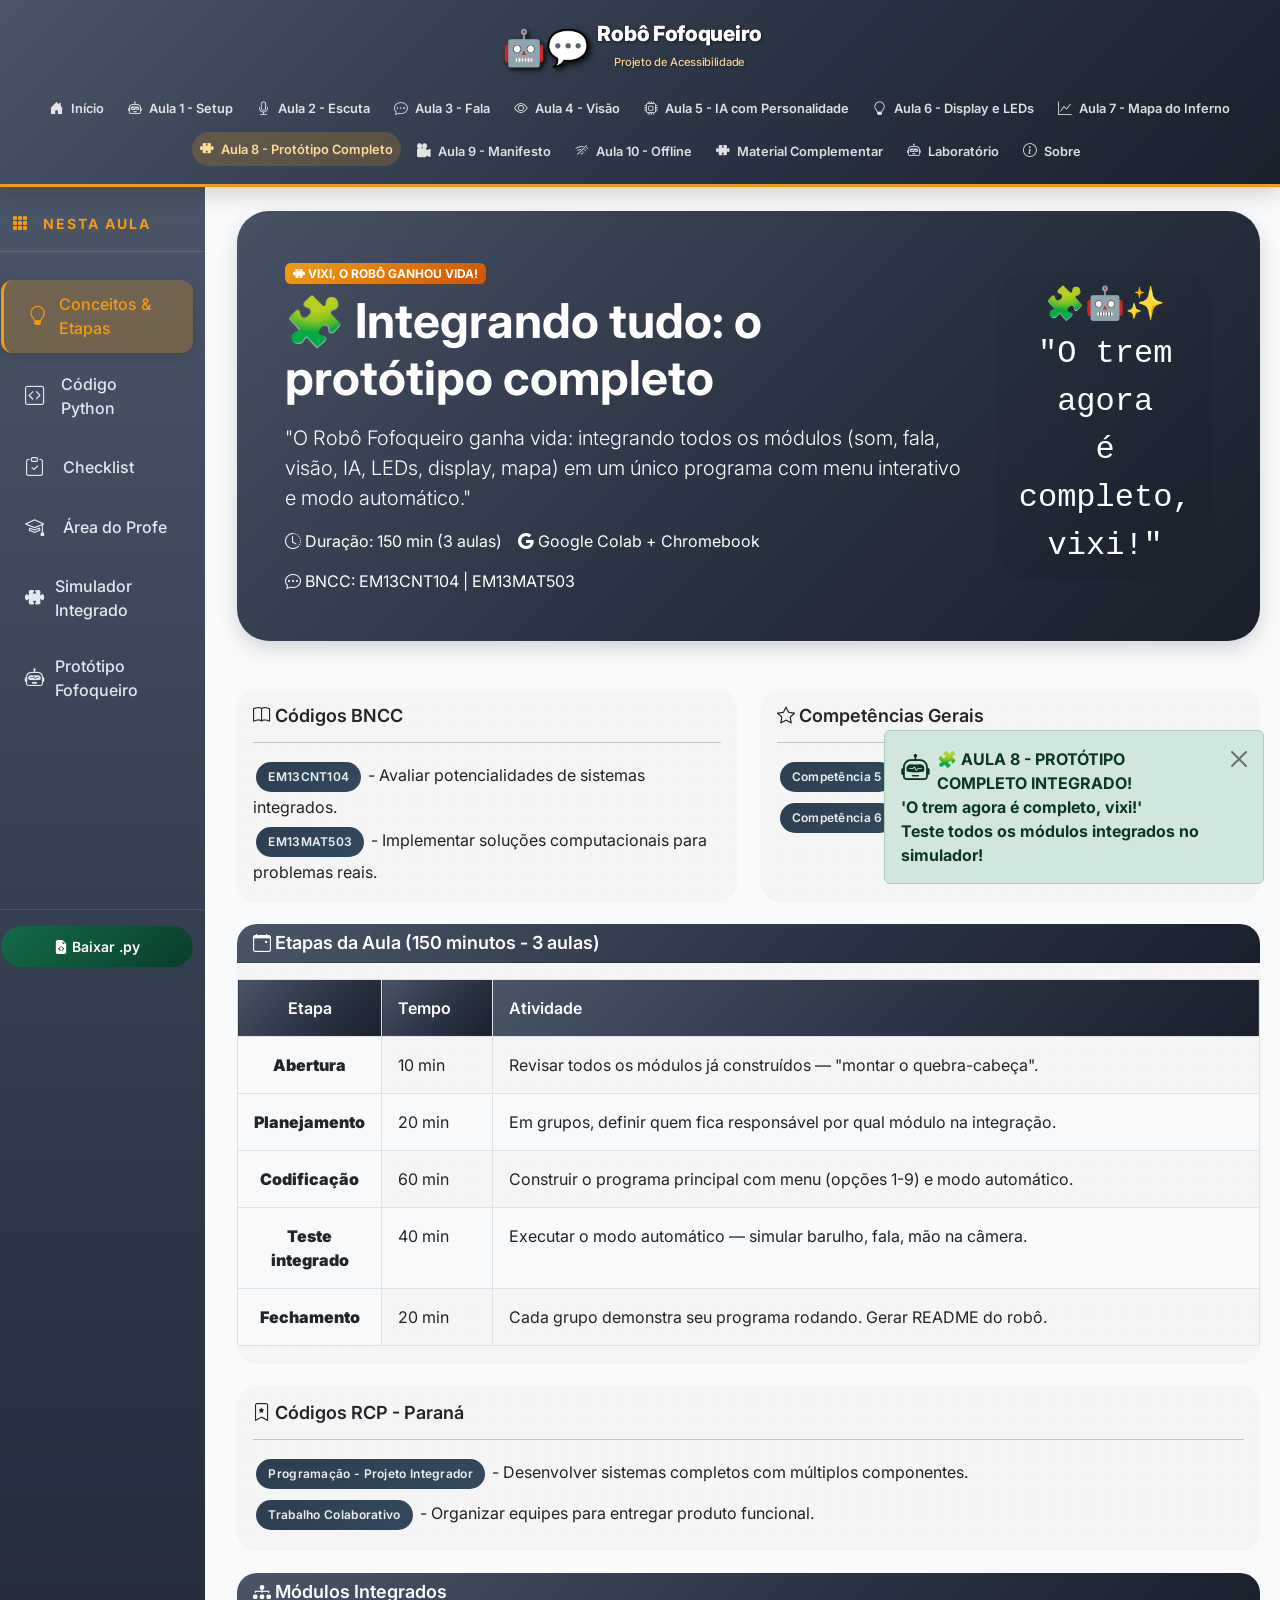
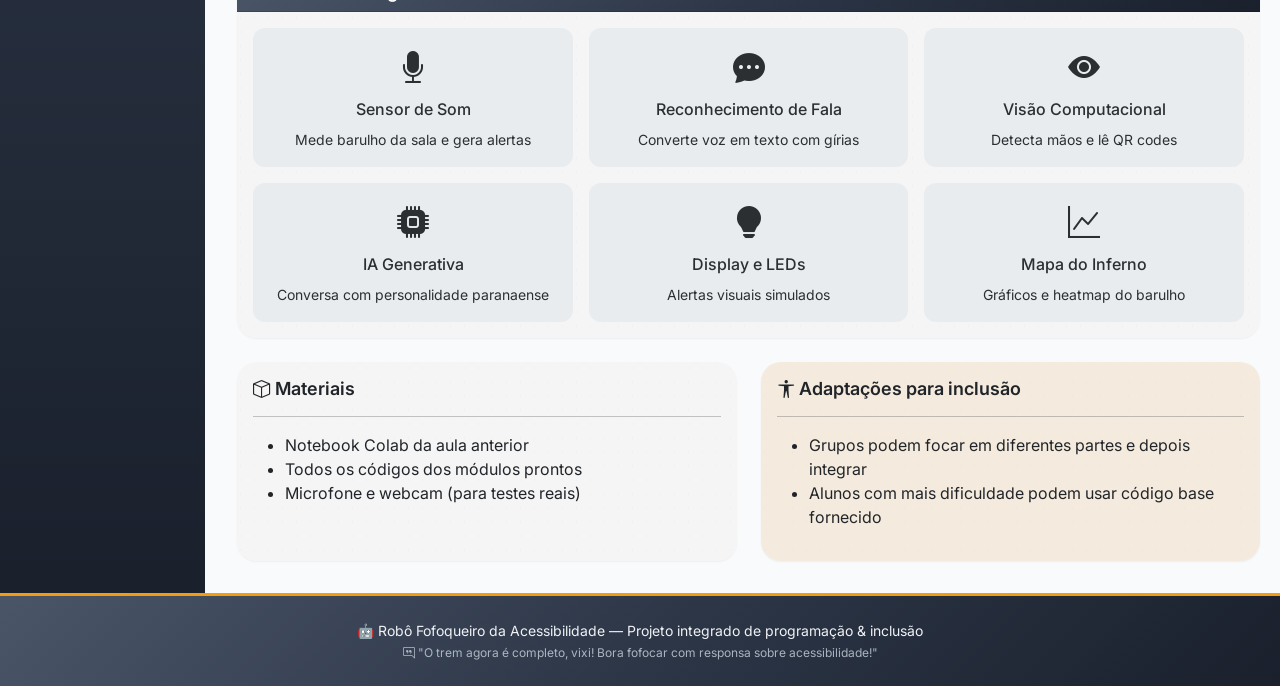
<file: pages/aula_08.html>
<!doctype html>
<html lang="pt-BR">
  <head>
    <meta charset="UTF-8" />
    <meta
      name="viewport"
      content="width=device-width, initial-scale=1.0, user-scalable=yes"
    />
    <title>Robô Fofoqueiro | Protótipo Completo Integrado</title>
    <!-- Bootstrap 5 + Icons + Google Fonts -->
    <link
      href="https://cdn.jsdelivr.net/npm/bootstrap@5.3.0-alpha1/dist/css/bootstrap.min.css"
      rel="stylesheet"
    />
    <link
      rel="stylesheet"
      href="https://cdn.jsdelivr.net/npm/bootstrap-icons@1.11.3/font/bootstrap-icons.min.css"
    />
    <link
      href="https://fonts.googleapis.com/css2?family=Inter:opsz,wght@14..32,300;14..32,400;14..32,600;14..32,700;14..32,800&display=swap"
      rel="stylesheet"
    />
    <!-- CSS Custom -->
    <link rel="stylesheet" href="../assets/css/style.css" />
  </head>

  <body>
    <!-- MENU SUPERIOR (projeto principal) -->
    <nav class="navbar navbar-expand-lg menu-projeto-principal sticky-top">
      <div class="container-fluid px-4">
        <a
          class="navbar-brand d-flex align-items-center gap-2"
          href="../index.html"
        >
          <span class="robo-icon-principal">🤖💬</span>
          <span class="brand-text-principal"
            >Robô Fofoqueiro<br /><small class="sub-brand-principal"
              >Projeto de Acessibilidade</small
            ></span
          >
        </a>
        <button
          class="navbar-toggler"
          type="button"
          data-bs-toggle="collapse"
          data-bs-target="#menuProjetoPrincipal"
          aria-controls="menuProjetoPrincipal"
          aria-expanded="false"
          aria-label="Toggle navigation"
        >
          <span class="navbar-toggler-icon"></span>
        </button>
        <div class="collapse navbar-collapse" id="menuProjetoPrincipal">
          <ul class="navbar-nav ms-auto mb-2 mb-lg-0 gap-2">
            <li class="nav-item">
              <a class="nav-link" data-projeto-aba="inicio" href="../index.html"
                ><i class="bi bi-house-door-fill"></i> Início</a
              >
            </li>
            <li class="nav-item">
              <a class="nav-link" data-projeto-aba="aula1" href="aula_01.html"
                ><i class="bi bi-robot"></i> Aula 1 - Setup</a
              >
            </li>
            <li class="nav-item">
              <a class="nav-link" data-projeto-aba="aula2" href="aula_02.html"
                ><i class="bi bi-mic"></i> Aula 2 - Escuta</a
              >
            </li>
            <li class="nav-item">
              <a class="nav-link" data-projeto-aba="aula3" href="aula_03.html"
                ><i class="bi bi-chat-dots"></i> Aula 3 - Fala</a
              >
            </li>
            <li class="nav-item">
              <a class="nav-link" data-projeto-aba="aula4" href="aula_04.html"
                ><i class="bi bi-eye"></i> Aula 4 - Visão</a
              >
            </li>
            <li class="nav-item">
              <a class="nav-link" data-projeto-aba="aula5" href="aula_05.html"
                ><i class="bi bi-cpu"></i> Aula 5 - IA com Personalidade</a
              >
            </li>
            <li class="nav-item">
              <a class="nav-link" data-projeto-aba="aula6" href="aula_06.html"
                ><i class="bi bi-lightbulb"></i> Aula 6 - Display e LEDs</a
              >
            </li>
            <li class="nav-item">
              <a class="nav-link" data-projeto-aba="aula7" href="aula_07.html"
                ><i class="bi bi-graph-up"></i> Aula 7 - Mapa do Inferno</a
              >
            </li>
            <li class="nav-item">
              <a
                class="nav-link active-projeto"
                data-projeto-aba="aula8"
                href="aula_08.html"
                ><i class="bi bi-puzzle-fill"></i> Aula 8 - Protótipo
                Completo</a
              >
            </li>
            <li class="nav-item">
              <a class="nav-link" data-projeto-aba="aula9" href="aula_09.html"
                ><i class="bi bi-camera-reels-fill"></i> Aula 9 - Manifesto</a
              >
            </li>
            <li class="nav-item">
              <a class="nav-link" data-projeto-aba="aula10" href="aula_10.html"
                ><i class="bi bi-wifi-off"></i> Aula 10 - Offline</a
              >
            </li>
            <li class="nav-item">
              <a
                class="nav-link"
                data-projeto-aba="aula11"
                href="material_complementar.html"
                ><i class="bi bi-puzzle-fill"></i> Material Complementar</a
              >
            </li>
            <li class="nav-item">
              <a
                class="nav-link"
                data-projeto-aba="laboratorio"
                href="laboratorio.html"
                ><i class="bi bi-robot"></i> Laboratório</a
              >
            </li>
            <li class="nav-item">
              <a class="nav-link" data-projeto-aba="sobre" href="#"
                ><i class="bi bi-info-circle"></i> Sobre</a
              >
            </li>
          </ul>
        </div>
      </div>
    </nav>

    <!-- CONTEÚDO PRINCIPAL COM LAYOUT: MENU LATERAL + ÁREA DE CONTEÚDO -->
    <div class="container-fluid main-layout">
      <div class="row">
        <!-- MENU LATERAL (abas internas da aula atual) -->
        <aside class="col-lg-2 col-md-3 col-sm-4 sidebar-lateral px-0">
          <div class="sidebar-sticky">
            <div class="sidebar-header">
              <i class="bi bi-grid-3x3-gap-fill"></i> Nesta aula
            </div>
            <ul class="nav nav-pills flex-column mb-auto" id="sidebarMenu">
              <li class="nav-item">
                <a
                  href="#"
                  class="nav-link lateral-link active-lateral"
                  data-lateral-aba="conceitos"
                >
                  <i class="bi bi-lightbulb"></i> Conceitos & Etapas
                </a>
              </li>
              <li class="nav-item">
                <a
                  href="#"
                  class="nav-link lateral-link"
                  data-lateral-aba="codigo"
                >
                  <i class="bi bi-code-square"></i> Código Python
                </a>
              </li>
              <li class="nav-item">
                <a
                  href="#"
                  class="nav-link lateral-link"
                  data-lateral-aba="checklist"
                >
                  <i class="bi bi-clipboard-check"></i> Checklist
                </a>
              </li>
              <li class="nav-item">
                <a
                  href="#"
                  class="nav-link lateral-link"
                  data-lateral-aba="professor"
                >
                  <i class="bi bi-mortarboard"></i> Área do Profe
                </a>
              </li>
              <li class="nav-item">
                <a
                  href="#"
                  class="nav-link lateral-link"
                  data-lateral-aba="simulador"
                >
                  <i class="bi bi-puzzle-fill"></i> Simulador Integrado
                </a>
              </li>
              <li class="nav-item">
                <a
                  href="https://giselenunes.github.io/prototipo_robo/"
                  class="nav-link btn-externo"
                  target="_blank"
                  rel="noopener noreferrer"
                >
                  <i class="bi bi-robot"></i> Protótipo Fofoqueiro
                </a>
              </li>
            </ul>
            <div class="sidebar-footer">
              <button
                id="btnDownloadPyLateral"
                class="btn btn-download-lateral w-100"
              >
                <i class="bi bi-file-earmark-code-fill"></i> Baixar .py
              </button>
            </div>
          </div>
        </aside>

        <!-- ÁREA DE CONTEÚDO DINÂMICO -->
        <main class="col-lg-10 col-md-9 col-sm-8 conteudo-principal py-4">
          <!-- Aba 1: Conceitos e Etapas da Aula -->
          <div
            id="conteudoConceitos"
            class="lateral-aba-conteudo active-lateral-aba"
          >
            <!-- Cabeçalho irreverente -->
            <div class="card border-0 shadow-lg mb-5 bg-degrade-header">
              <div class="card-body p-4 p-md-5">
                <div class="row align-items-center">
                  <div class="col-md-9">
                    <span class="badge bg-warning text-dark mb-2"
                      ><i class="bi bi-puzzle-fill"></i> VIXI, O ROBÔ GANHOU
                      VIDA!</span
                    >
                    <h1 class="display-5 fw-bold">
                      🧩 Integrando tudo: o protótipo completo
                    </h1>
                    <p class="lead mt-3">
                      "O Robô Fofoqueiro ganha vida: integrando todos os módulos
                      (som, fala, visão, IA, LEDs, display, mapa) em um único
                      programa com menu interativo e modo automático."
                    </p>
                    <div class="mt-3 d-flex flex-wrap gap-3">
                      <div>
                        <i class="bi bi-clock-history"></i> Duração: 150 min (3
                        aulas)
                      </div>
                      <div>
                        <i class="bi bi-google"></i> Google Colab + Chromebook
                      </div>
                      <div>
                        <i class="bi bi-chat-dots"></i> BNCC: EM13CNT104 |
                        EM13MAT503
                      </div>
                    </div>
                  </div>
                  <div class="col-md-3 text-center">
                    <div class="robo-ascii-animado">
                      🧩🤖✨<br />"O trem agora<br />é completo, vixi!"
                    </div>
                  </div>
                </div>
              </div>
            </div>

            <!-- BNCC e Competências -->
            <div class="row g-4 mb-4">
              <div class="col-md-6">
                <div class="card border-0 shadow-sm h-100">
                  <div class="card-body">
                    <h5><i class="bi bi-book"></i> Códigos BNCC</h5>
                    <hr />
                    <span class="badge-bncc">EM13CNT104</span> - Avaliar
                    potencialidades de sistemas integrados.<br />
                    <span class="badge-bncc mt-2">EM13MAT503</span> -
                    Implementar soluções computacionais para problemas reais.
                  </div>
                </div>
              </div>
              <div class="col-md-6">
                <div class="card border-0 shadow-sm h-100">
                  <div class="card-body">
                    <h5><i class="bi bi-star"></i> Competências Gerais</h5>
                    <hr />
                    <span class="badge-bncc">Competência 5</span> - Compreender
                    e usar tecnologias digitais.<br />
                    <span class="badge-bncc mt-2">Competência 6</span> -
                    Trabalhar em equipe.
                  </div>
                </div>
              </div>
            </div>

            <!-- ETAPAS DA AULA (tabela) -->
            <div class="card border-0 shadow-sm mb-4">
              <div class="card-header bg-grafite text-white">
                <h5 class="mb-0">
                  <i class="bi bi-calendar-event"></i> Etapas da Aula (150
                  minutos - 3 aulas)
                </h5>
              </div>
              <div class="card-body p-0">
                <table class="tabela-etapas">
                  <thead>
                    <tr>
                      <th>Etapa</th>
                      <th>Tempo</th>
                      <th>Atividade</th>
                    </tr>
                  </thead>
                  <tbody>
                    <tr>
                      <td><strong>Abertura</strong></td>
                      <td>10 min</td>
                      <td>
                        Revisar todos os módulos já construídos — "montar o
                        quebra-cabeça".
                       </td>
                    </tr>
                    <tr>
                      <td><strong>Planejamento</strong></td>
                      <td>20 min</td>
                      <td>
                        Em grupos, definir quem fica responsável por qual módulo
                        na integração.
                       </td>
                    </tr>
                    <tr>
                      <td><strong>Codificação</strong></td>
                      <td>60 min</td>
                      <td>
                        Construir o programa principal com menu (opções 1-9) e
                        modo automático.
                       </td>
                    </tr>
                    <tr>
                      <td><strong>Teste integrado</strong></td>
                      <td>40 min</td>
                      <td>
                        Executar o modo automático — simular barulho, fala, mão
                        na câmera.
                       </td>
                    </tr>
                    <tr>
                      <td><strong>Fechamento</strong></td>
                      <td>20 min</td>
                      <td>
                        Cada grupo demonstra seu programa rodando. Gerar README
                        do robô.
                       </td>
                    </tr>
                  </tbody>
                </table>
              </div>
            </div>

            <!-- Códigos RCP -->
            <div class="card border-0 shadow-sm mb-4">
              <div class="card-body">
                <h5>
                  <i class="bi bi-bookmark-star"></i> Códigos RCP - Paraná
                </h5>
                <hr />
                <span class="badge-bncc">Programação - Projeto Integrador</span>
                - Desenvolver sistemas completos com múltiplos componentes.<br />
                <span class="badge-bncc mt-2">Trabalho Colaborativo</span> -
                Organizar equipes para entregar produto funcional.
              </div>
            </div>

            <!-- Módulos do Sistema -->
            <div class="card border-0 shadow-sm mb-4">
              <div class="card-header bg-grafite text-white">
                <h5 class="mb-0">
                  <i class="bi bi-diagram-3-fill"></i> Módulos Integrados
                </h5>
              </div>
              <div class="card-body">
                <div class="row g-3">
                  <div class="col-md-4">
                    <div class="alert alert-secondary mb-0 text-center">
                      <i class="bi bi-mic-fill fs-2"></i>
                      <h6 class="mt-2">Sensor de Som</h6>
                      <small>Mede barulho da sala e gera alertas</small>
                    </div>
                  </div>
                  <div class="col-md-4">
                    <div class="alert alert-secondary mb-0 text-center">
                      <i class="bi bi-chat-dots-fill fs-2"></i>
                      <h6 class="mt-2">Reconhecimento de Fala</h6>
                      <small>Converte voz em texto com gírias</small>
                    </div>
                  </div>
                  <div class="col-md-4">
                    <div class="alert alert-secondary mb-0 text-center">
                      <i class="bi bi-eye-fill fs-2"></i>
                      <h6 class="mt-2">Visão Computacional</h6>
                      <small>Detecta mãos e lê QR codes</small>
                    </div>
                  </div>
                  <div class="col-md-4">
                    <div class="alert alert-secondary mb-0 text-center">
                      <i class="bi bi-cpu-fill fs-2"></i>
                      <h6 class="mt-2">IA Generativa</h6>
                      <small>Conversa com personalidade paranaense</small>
                    </div>
                  </div>
                  <div class="col-md-4">
                    <div class="alert alert-secondary mb-0 text-center">
                      <i class="bi bi-lightbulb-fill fs-2"></i>
                      <h6 class="mt-2">Display e LEDs</h6>
                      <small>Alertas visuais simulados</small>
                    </div>
                  </div>
                  <div class="col-md-4">
                    <div class="alert alert-secondary mb-0 text-center">
                      <i class="bi bi-graph-up fs-2"></i>
                      <h6 class="mt-2">Mapa do Inferno</h6>
                      <small>Gráficos e heatmap do barulho</small>
                    </div>
                  </div>
                </div>
              </div>
            </div>

            <!-- Materiais e Adaptações -->
            <div class="row g-4">
              <div class="col-md-6">
                <div class="card border-0 shadow-sm h-100">
                  <div class="card-body">
                    <h5><i class="bi bi-box"></i> Materiais</h5>
                    <hr />
                    <ul>
                      <li>Notebook Colab da aula anterior</li>
                      <li>Todos os códigos dos módulos prontos</li>
                      <li>Microfone e webcam (para testes reais)</li>
                    </ul>
                  </div>
                </div>
              </div>
              <div class="col-md-6">
                <div class="card border-0 shadow-sm h-100 bg-inclusao">
                  <div class="card-body">
                    <h5>
                      <i class="bi bi-universal-access"></i> Adaptações para
                      inclusão
                    </h5>
                    <hr />
                    <ul>
                      <li>
                        Grupos podem focar em diferentes partes e depois
                        integrar
                      </li>
                      <li>
                        Alunos com mais dificuldade podem usar código base
                        fornecido
                      </li>
                    </ul>
                  </div>
                </div>
              </div>
            </div>
          </div>

          <!-- Aba 2: Código Python completo da Aula 8 -->
          <div id="conteudoCodigo" class="lateral-aba-conteudo">
            <div class="card border-0 shadow-lg">
              <div
                class="card-header bg-grafite text-white d-flex justify-content-between flex-wrap"
              >
                <span
                  ><i class="bi bi-filetype-py"></i> robo_fofoqueiro_completo.py
                  — Código completo da aula 8</span
                >
                <span class="badge bg-verde-claro">download disponível</span>
              </div>
              <div class="card-body p-0">
                <pre class="code-block-full m-0"><code id="codigoPythonCompleto"># ===================================================================
#            Robô Fofoqueiro - Protótipo Completo Integrado
# ===================================================================
# Objetivo: Integrar todos os módulos (som, fala, visão, IA, LEDs,
#           display, mapa) em um único programa com menu interativo
#           e modo automático. Esta é a versão final do projeto.
# Alunos: [A SER PREENCHIDO]
# Orientadora: Gisele Nunes
# Data  : 2026
# ===================================================================

# -*- coding: utf-8 -*-

# Importa o módulo sys para acessar funcionalidades do sistema,
# incluindo a verificação de módulos carregados.
import sys

# Importa o módulo os para manipular arquivos e pastas.
import os

# Importa o módulo time para adicionar pausas e temporizações.
import time

# Importa o módulo random para gerar valores aleatórios na simulação.
import random

# Importa o módulo json para salvar logs em formato estruturado.
import json

# Importa datetime para gerar timestamps precisos.
from datetime import datetime

# ============================================================
# BLOCO 1: VERIFICAÇÃO DO AMBIENTE
# ============================================================

def verifica_ambiente():
    """
    Verifica se o código está sendo executado no Google Colab ou em ambiente local.
    
    Retorna:
    str: 'colab' se estiver no Google Colab, 'local' caso contrário.
    """
    
    # Verifica se o módulo 'google.colab' está presente nos módulos carregados.
    if 'google.colab' in sys.modules:
        print("✅ Tamo no Colab! Vamos instalar as paradas com !pip.")
        return "colab"
    else:
        print("✅ Ambiente local detectado!")
        return "local"

# Chama a função para detectar o ambiente e armazena o resultado.
AMBIENTE = verifica_ambiente()

# ============================================================
# BLOCO 2: INSTALAÇÃO DAS BIBLIOTECAS
# ============================================================

print("\n📦 Verificando/Instalando as bibliotecas...")

# Se o ambiente for o Google Colab, instala todas as bibliotecas necessárias.
if AMBIENTE == "colab":
    # Instala todas as bibliotecas principais do projeto.
    !pip install speechrecognition gtts opencv-python-headless pandas numpy matplotlib seaborn qrcode[pil] pillow google-generativeai -q
    
    # Instala o ffmpeg para manipulação de áudio (necessário para pydub/gTTS).
    !apt-get install -y ffmpeg -qq
    
    print("✅ Bibliotecas instaladas.")
else:
    # Se for ambiente local, apenas avisa o que precisa ser instalado.
    print("⚠️ Ambiente local: certifique-se de ter instalado todas as bibliotecas.")

# ============================================================
# BLOCO 3: IMPORTAÇÃO DAS BIBLIOTECAS
# ============================================================

# Importa numpy para operações matemáticas com arrays.
import numpy as np

# Importa pandas para manipulação de dados estruturados (DataFrames).
import pandas as pd

# Importa matplotlib.pyplot para criação de gráficos e visualizações.
import matplotlib.pyplot as plt

# Importa seaborn para visualizações estatísticas avançadas.
import seaborn as sns

# Tenta importar a biblioteca SpeechRecognition para reconhecimento de fala.
try:
    import speech_recognition as sr
    HAS_SPEECH = True   # Flag indicando que o módulo está disponível.
except ImportError:
    HAS_SPEECH = False  # Flag indicando que o módulo NÃO está disponível.
    print("⚠️ SpeechRecognition não disponível")

# Tenta importar OpenCV e MediaPipe para visão computacional.
try:
    import cv2
    import mediapipe as mp
    HAS_VISION = True   # Flag indicando que os módulos estão disponíveis.
except ImportError:
    HAS_VISION = False  # Flag indicando que os módulos NÃO estão disponíveis.
    print("⚠️ OpenCV/MediaPipe não disponível")

# Tenta importar a biblioteca Google Generative AI para o Gemini.
try:
    import google.generativeai as genai
    HAS_GEMINI = True   # Flag indicando que o módulo está disponível.
except ImportError:
    HAS_GEMINI = False  # Flag indicando que o módulo NÃO está disponível.
    print("⚠️ Google Generative AI não disponível")

print("\n🎉 Bibliotecas importadas! Bora integrar tudo, meu consagrado!")

# ============================================================
# BLOCO 4: ARTE ASCII DO ROBÔ (VERSÃO COMPLETA)
# ============================================================

# String com arte ASCII representando o robô na versão completa integrada.
# Inclui emojis de quebra-cabeça (🧩), robô (🤖) e brilho (✨).
ascii_robo_completo = r"""
╔══════════════════════════════════════════════════════════════════════════╗
║ 🧩🤖✨                                                                   ║
║ 🤖 ROBÔ FOFOQUEIRO - VERSÃO COMPLETA INTEGRADA 🤖                        ║
║ "O trem agora é completo, vixi! Bora fofocar com responsa!"              ║
║ "Acessibilidade com humor é possível, piá!"                             ║
╚══════════════════════════════════════════════════════════════════════════╝
"""

# Exibe a arte ASCII na tela.
print(ascii_robo_completo)

# ============================================================
# BLOCO 5: SENSOR DE SOM (SIMULADO E REAL)
# ============================================================

def medidor_som_simulado():
    """
    Simula a medição de intensidade sonora (decibéis).
    Usa valores aleatórios pré-definidos para demonstrar o comportamento.
    
    Retorna:
    int: valor simulado de intensidade sonora (entre aproximadamente 15 e 115 dB).
    """
    
    # Lista de níveis possíveis (exemplos).
    niveis = [20, 45, 60, 80, 95, 110]
    
    # Escolhe um nível aleatório e adiciona um pequeno ruído (-5 a +5).
    return random.choice(niveis) + random.randint(-5, 5)

def medidor_som_real():
    """
    Tenta medir som real com microfone usando PyAudio.
    Se falhar (biblioteca não instalada ou erro), usa o modo simulado.
    
    Retorna:
    float: valor medido em decibéis (0-120).
    """
    
    # Se o módulo SpeechRecognition não está disponível, usa simulação.
    if not HAS_SPEECH:
        return medidor_som_simulado()
    
    try:
        # Importa as bibliotecas necessárias (importação local para evitar erros).
        import pyaudio
        import numpy as np
        
        # Parâmetros de captura de áudio.
        DURACAO = 2                     # Duração da captura em segundos.
        TAXA_AMOSTRAGEM = 44100         # Taxa de amostragem (44.1 kHz).
        TAMANHO_BUFFER = 1024           # Tamanho do buffer de leitura.
        
        # Cria uma instância do PyAudio.
        audio = pyaudio.PyAudio()
        
        # Abre um stream de áudio para captura.
        stream = audio.open(
            format=pyaudio.paInt16,     # Formato 16 bits por sample.
            channels=1,                 # Mono (um canal).
            rate=TAXA_AMOSTRAGEM,       # Taxa de amostragem definida.
            input=True,                 # Modo captura.
            frames_per_buffer=TAMANHO_BUFFER
        )
        
        # Lista para armazenar os frames capturados.
        frames = []
        
        # Calcula quantos blocos são necessários para DURACAO segundos.
        for _ in range(0, int(TAXA_AMOSTRAGEM / TAMANHO_BUFFER * DURACAO)):
            # Lê um bloco de dados do microfone.
            data = stream.read(TAMANHO_BUFFER)
            # Converte bytes para array numpy de inteiros de 16 bits.
            dados_audio = np.frombuffer(data, dtype=np.int16)
            frames.append(dados_audio)
        
        # Para e fecha o stream de áudio.
        stream.stop_stream()
        stream.close()
        audio.terminate()
        
        # Concatena todos os frames em um único array.
        audio_data = np.concatenate(frames)
        
        # Calcula o RMS (Root Mean Square) do sinal de áudio.
        rms = np.sqrt(np.mean(audio_data**2))
        
        # Valor máximo possível para um sinal int16.
        max_rms = 32768
        
        # Converte RMS para escala simulada de decibéis (0-120).
        decibeis = (rms / max_rms) * 120
        
        # Garante que o valor esteja dentro dos limites 0-120.
        return min(120, max(0, decibeis))
    
    except Exception:
        # Se qualquer erro ocorrer, fallback para simulação.
        return medidor_som_simulado()

# ============================================================
# BLOCO 6: RECONHECIMENTO DE FALA
# ============================================================

def reconhecer_fala():
    """
    Reconhece fala do microfone usando a API do Google Speech Recognition.
    Retorna o texto reconhecido ou None em caso de erro.
    
    Retorna:
    str or None: texto reconhecido ou None se falhou.
    """
    
    # Se o módulo SpeechRecognition não está disponível, avisa e retorna None.
    if not HAS_SPEECH:
        print("⚠️ Modo simulado: use o menu para testar com digitação")
        return None
    
    try:
        # Cria uma instância do reconhecedor de fala.
        recognizer = sr.Recognizer()
        
        # Abre o microfone como fonte de áudio.
        with sr.Microphone() as source:
            print("🎤 Fale alguma coisa...")
            
            # Ajusta o reconhecedor para o ruído ambiente (0.5 segundo).
            recognizer.adjust_for_ambient_noise(source, duration=0.5)
            
            # Escuta o áudio (timeout=5s, phrase_time_limit=5s).
            audio = recognizer.listen(source, timeout=5, phrase_time_limit=5)
            
            # Tenta reconhecer usando a API do Google em português do Brasil.
            texto = recognizer.recognize_google(audio, language="pt-BR")
            return texto
    
    except sr.UnknownValueError:
        # O Google não entendeu o áudio.
        print("❌ Não entendi o que você disse!")
        return None
    
    except sr.RequestError:
        # Erro de conexão com a API do Google.
        print("❌ Erro na requisição ao Google!")
        return None
    
    except Exception as e:
        # Qualquer outro erro.
        print(f"❌ Erro: {e}")
        return None

# ============================================================
# BLOCO 7: VISÃO COMPUTACIONAL (SIMULADO)
# ============================================================

def modo_visao_simulado():
    """
    Versão simulada da visão computacional.
    Gera aleatoriamente um número de dedos levantados (0-5) e
    um QR code simulado com mensagens engraçadas.
    
    Retorna:
    dict: dicionário com 'dedos' e 'qr_code'.
    """
    
    print("\n🎭 MODO VISÃO SIMULADO")
    print("="*40)
    
    # Simula detecção de mão com número aleatório de dedos (0-5).
    dedos = random.randint(0, 5)
    
    # Dicionário com mensagens para cada quantidade de dedos.
    mensagens = {
        0: "✊ Nenhum dedo! Tá com raiva, piá?",
        1: "☝️ 1 dedo! Tá apontando pra alguém?",
        2: "✌️ 2 dedos! Vitória, é ou não é bagulho doido?",
        3: "🤟 3 dedos! Rock and roll, tchê!",
        4: "🤙 4 dedos! Hang loose, descolado!",
        5: "🖐️ 5 dedos! Tchau pra fofoca, guria!"
    }
    
    # Exibe a mensagem correspondente (ou genérica se não encontrada).
    print(f"🤚 Mão detectada: {mensagens.get(dedos, '🤚 Mão detectada!')}")
    
    # Lista de QR codes simulados (mensagens engraçadas).
    qrs_simulados = [
        "Curitiba é a capital da Russia brasileira kkk",
        "https://projetosgn.com.br/acessibilidade",
        "Vixi, o Robô Fofoqueiro é bagulho doido!",
        "Acessibilidade com humor é possível!"
    ]
    
    # Escolhe um QR code aleatório.
    qr_simulado = random.choice(qrs_simulados)
    print(f"📱 QR Code lido: {qr_simulado}")
    
    # Retorna os resultados em um dicionário.
    return {"dedos": dedos, "qr_code": qr_simulado}

# ============================================================
# BLOCO 8: IA GENERATIVA (COM FALLBACK)
# ============================================================

# Lista de gírias paranaenses para usar nas respostas offline.
GIRIAS = ["vixi", "égua", "piá", "guria", "bagulho doido", "ó o trem", "tchê", "bah"]

def responder_sem_ia(pergunta):
    """
    Respostas offline sem API (fallback quando o Gemini não está disponível).
    Usa templates pré-definidos combinados com gírias aleatórias.
    
    Parâmetros:
    pergunta: str - a pergunta feita pelo usuário.
    
    Retorna:
    str - uma resposta gerada offline.
    """
    
    # Lista de templates de resposta.
    respostas = [
        f"Vixi, não tô conectado na nuvem hoje, mas sei que {pergunta[:30]}... é bagulho doido! {random.choice(GIRIAS)}!",
        f"Piá, sem API eu fico limitado, mas posso te contar que {pergunta[:30]} é coisa séria. {random.choice(GIRIAS)}!",
        f"Ó o trem, meu consagrado! Mesmo offline eu sei que {pergunta[:30]} é importante pra acessibilidade. {random.choice(GIRIAS)}!",
        f"Tchê, num instalei a inteligência hoje, mas vai uma fofoca: {pergunta[:30]} é massa! {random.choice(GIRIAS)}!"
    ]
    
    # Escolhe e retorna uma resposta aleatória.
    return random.choice(respostas)

def responder_com_ia(pergunta, modelo):
    """
    Gera resposta usando IA (Gemini) ou fallback offline.
    
    Parâmetros:
    pergunta: str - a pergunta feita pelo usuário.
    modelo: GenerativeModel or None - modelo configurado ou None para offline.
    
    Retorna:
    str - a resposta gerada.
    """
    
    # Se o modelo existe e é válido, tenta usar IA.
    if modelo and modelo != False:
        try:
            # Constrói o prompt com a personalidade do robô.
            prompt = f"""
Você é o ROBÔ FOFOQUEIRO DA ACESSIBILIDADE, um assistente bem-humorado com sotaque do Paraná.
Características: usa gírias como vixi, égua, piá, guria, bagulho doido, ó o trem, tchê.
Respostas curtas e engraçadas. Fala sobre acessibilidade digital.

Usuário: {pergunta}
Robô Fofoqueiro:"""
            
            # Gera a resposta usando o modelo Gemini.
            resposta = modelo.generate_content(prompt)
            texto = resposta.text.strip()
            
            # Garante que a resposta tenha pelo menos uma gíria.
            if not any(g in texto.lower() for g in GIRIAS[:3]):
                texto += f" {random.choice(GIRIAS)}!"
            
            return texto
        
        except Exception as e:
            # Se ocorrer erro na API, usa fallback offline.
            print(f"⚠️ Erro na IA: {e}")
            return responder_sem_ia(pergunta)
    
    else:
        # Se o modelo não está disponível, usa fallback offline.
        return responder_sem_ia(pergunta)

# ============================================================
# BLOCO 9: DISPLAY E LEDS SIMULADOS
# ============================================================

class DisplayLCDSimulado:
    """
    Classe que simula um display LCD 16x2 usando texto no terminal.
    Versão simplificada para o protótipo completo.
    """
    
    def __init__(self):
        """Inicializa o display com duas linhas vazias (16 espaços cada)."""
        self.linhas = [" " * 16, " " * 16]
    
    def escrever_linha(self, linha, texto):
        """
        Escreve um texto em uma linha específica (0 ou 1).
        
        Parâmetros:
        linha: int - 0 para linha superior, 1 para linha inferior.
        texto: str - o texto a ser exibido (será truncado para 16 caracteres).
        """
        
        # Verifica se a linha é válida (0 ou 1).
        if linha in [0, 1]:
            # Trunca o texto para 16 caracteres e alinha à esquerda.
            self.linhas[linha] = texto[:16].ljust(16)
        
        # Atualiza a exibição.
        self._mostrar()
    
    def escrever_mensagem(self, mensagem):
        """
        Exibe uma mensagem no display (apenas na primeira linha).
        
        Parâmetros:
        mensagem: str - a mensagem a ser exibida.
        """
        
        print(f"\n📟 DISPLAY: {mensagem[:16]}")
        self.escrever_linha(0, mensagem[:16])
        self.escrever_linha(1, "🤖 Robô Ativo")
    
    def alerta_sonoro(self, intensidade):
        """
        Exibe alerta visual no display baseado na intensidade do som.
        
        Parâmetros:
        intensidade: float - nível de decibéis (0-120).
        """
        
        if intensidade > 75:
            self.escrever_mensagem("🚨 SILÊNCIO!")
            print("🔴🔴🔴 LED VERMELHO PISCANDO! 🔴🔴🔴")
        elif intensidade > 50:
            self.escrever_mensagem("⚠️ FICANDO ALTO")
            print("🟡 LED AMARELO ACESO!")
        else:
            self.escrever_linha(1, f"🔊 {intensidade:.0f} dB")
    
    def _mostrar(self):
        """Desenha o display no terminal com moldura."""
        print(f"┌────────────────┐")
        print(f"│{self.linhas[0]}│")
        print(f"│{self.linhas[1]}│")
        print(f"└────────────────┘")

class LedRGBSimulado:
    """
    Classe que simula um LED RGB usando emojis no terminal.
    Versão simplificada para o protótipo completo.
    """
    
    def __init__(self):
        """Inicializa o LED com a cor desligada (⚫)."""
        self.cor_atual = "⚫"
    
    def alerta_som(self, intensidade):
        """
        Altera a cor do LED baseado na intensidade do som.
        
        Parâmetros:
        intensidade: float - nível de decibéis (0-120).
        """
        
        if intensidade > 75:
            self.cor_atual = "🔴"
            print(f"💡 LED: {self.cor_atual} VERMELHO PISCANDO!")
        elif intensidade > 50:
            self.cor_atual = "🟡"
            print(f"💡 LED: {self.cor_atual} AMARELO")
        elif intensidade > 30:
            self.cor_atual = "🟢"
            print(f"💡 LED: {self.cor_atual} VERDE")
        else:
            self.cor_atual = "🔵"
            print(f"💡 LED: {self.cor_atual} AZUL")
    
    def desligar(self):
        """Desliga o LED."""
        self.cor_atual = "⚫"
        print("💡 LED desligado")

# ============================================================
# BLOCO 10: MAPA DO INFERNO ACÚSTICO
# ============================================================

def gerar_mapa_barulho():
    """
    Gera gráficos do mapa de barulho (evolução ao longo do dia).
    Cria um gráfico de linha com zonas coloridas (verde, amarelo, vermelho).
    """
    
    print("\n📊 GERANDO MAPA DO INFERNO ACÚSTICO")
    
    # Gera dados simulados de medição para cada hora (8h às 17h).
    horarios = [f"{h:02d}:00" for h in range(8, 18)]
    dados = []
    
    for i, horario in enumerate(horarios):
        # Extrai a hora do horário.
        hora = int(horario[:2])
        
        # Define o nível base de acordo com o horário.
        if hora == 12:  # Horário de intervalo.
            db = 85 + random.randint(-10, 10)
        elif 9 <= hora <= 11:  # Meio da manhã.
            db = 70 + random.randint(-15, 15)
        else:  # Outros horários.
            db = 50 + random.randint(-15, 15)
        
        # Garante que o valor fique entre 20 e 120 dB.
        dados.append({"Horario": horario, "dB": max(20, min(120, db))})
    
    # Converte a lista de dicionários em um DataFrame do pandas.
    df = pd.DataFrame(dados)
    
    # Cria o gráfico de linha.
    plt.figure(figsize=(12, 6))
    
    # Adiciona zonas coloridas de fundo.
    plt.axhspan(0, 40, alpha=0.2, color='green', label='Silêncio')
    plt.axhspan(40, 75, alpha=0.2, color='yellow', label='Atenção')
    plt.axhspan(75, 120, alpha=0.2, color='red', label='Alerta')
    
    # Plota a linha principal.
    plt.plot(df['Horario'], df['dB'], 'b-o', linewidth=2, markersize=6)
    
    # Adiciona linha pontilhada no limite de alerta (75 dB).
    plt.axhline(y=75, color='red', linestyle='--', label='Limite 75 dB')
    
    # Configura os rótulos e título.
    plt.title('📊 Mapa do Inferno Acústico - Evolução do Barulho')
    plt.xlabel('Horário')
    plt.ylabel('Decibéis (dB)')
    
    # Rotaciona os rótulos do eixo X para melhor legibilidade.
    plt.xticks(rotation=45)
    
    # Adiciona legenda.
    plt.legend()
    
    # Ajusta o layout e salva o gráfico.
    plt.tight_layout()
    plt.savefig('mapa_inferno_acustico.png', dpi=150)
    plt.show()
    
    print("💾 Gráfico salvo como 'mapa_inferno_acustico.png'")
    
    # Calcula e exibe estatísticas.
    media = df['dB'].mean()
    alertas = len(df[df['dB'] > 75])
    print(f"\n📈 Estatísticas: Média={media:.0f}dB | Alertas={alertas}")
    print(f"🔴 Horário mais barulhento: {df.loc[df['dB'].idxmax(), 'Horario']} ({df['dB'].max():.0f}dB)")

# ============================================================
# BLOCO 11: MODO AUTOMÁTICO
# ============================================================

def modo_automatico():
    """
    Executa o ciclo completo automaticamente, demonstrando
    todas as funcionalidades do robô em sequência.
    """
    
    print("\n" + "="*60)
    print("🤖 MODO AUTOMÁTICO - Robô Fofoqueiro em Ação!")
    print("="*60)
    
    # 1. Sensor de som
    print("\n🔊 1. MEDINDO O BARULHO DA SALA...")
    intensidade = medidor_som_simulado()
    print(f"   Nível: {intensidade:.0f} dB")
    
    # 2. Display e LEDs
    print("\n💡 2. ATUALIZANDO DISPLAY E LEDS...")
    display = DisplayLCDSimulado()
    led = LedRGBSimulado()
    display.alerta_sonoro(intensidade)
    led.alerta_som(intensidade)
    
    # 3. Reconhecimento de fala (simulado)
    print("\n🗣️ 3. RECONHECENDO FALA (simulado)...")
    falas = ["Vixi, que legal!", "O robô está funcionando!", "Acessibilidade é importante!"]
    fala_simulada = random.choice(falas)
    print(f"   🎤 Usuário disse: '{fala_simulada}'")
    print(f"   🤖 Robô respondeu: '{responder_sem_ia(fala_simulada)}'")
    
    # 4. Visão computacional
    print("\n👁️ 4. VISÃO COMPUTACIONAL...")
    visao = modo_visao_simulado()
    
    # 5. Mapa do barulho
    print("\n📊 5. GERANDO MAPA DO BARULHO...")
    gerar_mapa_barulho()
    
    # 6. Salvando log da sessão
    print("\n📝 6. SALVANDO LOG DA SESSÃO...")
    log = {
        "timestamp": datetime.now().strftime("%Y-%m-%d %H:%M:%S"),
        "nivel_som": intensidade,
        "fala_usuario": fala_simulada,
        "visao_dedos": visao.get("dedos", 0),
        "visao_qr": visao.get("qr_code", "")
    }
    
    # Garante que a pasta logs existe e salva o log em formato JSON.
    os.makedirs("logs", exist_ok=True)
    with open("logs/sessao_automatica.json", "a", encoding="utf-8") as f:
        json.dump(log, f, ensure_ascii=False)
        f.write("\n")  # Adiciona quebra de linha entre logs.
    
    print("\n" + "="*60)
    print("✅ MODO AUTOMÁTICO CONCLUÍDO COM SUCESSO!")
    print("="*60)
    print("\n💾 Logs salvos na pasta 'logs/'")
    print("📁 Gráfico salvo como 'mapa_inferno_acustico.png'")

# ============================================================
# BLOCO 12: DIAGNÓSTICO DO ROBÔ
# ============================================================

def diagnosticar_robo():
    """
    Verifica o status de todos os módulos do robô.
    Exibe disponibilidade de bibliotecas, estrutura de pastas e dados salvos.
    """
    
    print("\n" + "="*60)
    print("🔧 DIAGNÓSTICO DO ROBÔ FOFOQUEIRO")
    print("="*60)
    
    # Verifica o status de cada módulo.
    modulos = {
        "SpeechRecognition": HAS_SPEECH,
        "OpenCV": HAS_VISION,
        "MediaPipe": HAS_VISION,
        "Google Generative AI": HAS_GEMINI
    }
    
    for modulo, status in modulos.items():
        if status:
            print(f"✅ {modulo}: disponível")
        else:
            print(f"❌ {modulo}: não disponível")
    
    # Verifica/ Cria a estrutura de pastas.
    print("\n📁 Estrutura de pastas:")
    pastas = ["logs", "sons", "imagens", "codigos"]
    for pasta in pastas:
        if os.path.exists(pasta):
            print(f"✅ {pasta}/ existe")
        else:
            os.makedirs(pasta, exist_ok=True)
            print(f"📁 {pasta}/ criada")
    
    # Verifica se existem medições salvas.
    print("\n📊 Total de medições salvas:")
    if os.path.exists("log_fofoqueiro.csv"):
        df = pd.read_csv("log_fofoqueiro.csv")
        print(f"   {len(df)} medições registradas")
    else:
        print("   Nenhuma medição encontrada")
    
    print("="*60)

# ============================================================
# BLOCO 13: GERAR README DO PROJETO
# ============================================================

def gerar_readme():
    """
    Gera o arquivo README.md do projeto com documentação completa.
    Inclui descrição do projeto, módulos, tecnologias, BNCC e equipe.
    """
    
    # Conteúdo do README em formato Markdown.
    readme_content = f"""# 🤖 Robô Fofoqueiro da Acessibilidade

## 🎯 Sobre o Projeto
"O Robô Fofoqueiro da Acessibilidade" é um projeto desenvolvido por estudantes do Ensino Médio que integra programação, inteligência artificial, visão computacional e hardware para criar um assistente robótico com personalidade paranaense.

## 📚 Módulos do Sistema

| Módulo | Funcionalidade | Status |
|--------|----------------|--------|
| Sensor de Som | Mede barulho e gera alertas | ✅ |
| Reconhecimento de Fala | Converte voz em texto com gírias | ✅ |
| Visão Computacional | Detecta mãos e lê QR codes | ✅ |
| IA Generativa | Conversa com personalidade | ✅ |
| Display e LEDs | Alertas visuais simulados | ✅ |
| Mapa do Inferno | Gráficos e heatmap do barulho | ✅ |

## 🛠️ Tecnologias Utilizadas
- Python
- Google Colab
- SpeechRecognition / gTTS
- OpenCV / MediaPipe
- Google Gemini API
- Pandas / Matplotlib / Seaborn

## 🎯 BNCC Trabalhadas
- EM13CNT104 - Sistemas integrados
- EM13MAT503 - Soluções computacionais
- EM13LGG702 - IA generativa
- EM13CNT101 - Modelos físicos

## 👥 Equipe
Desenvolvido por estudantes sob orientação da Tutora Gisele Nunes.

## 📅 Data de Conclusão
{datetime.now().strftime("%d/%m/%Y")}

---
*"O trem agora é completo, vixi! Bora fofocar com responsa sobre acessibilidade!" - Robô Fofoqueiro 🤖*
"""
    
    # Salva o README em um arquivo.
    with open("README_ROBO_FOFOQUEIRO.md", "w", encoding="utf-8") as f:
        f.write(readme_content)
    
    print("\n💾 README gerado como 'README_ROBO_FOFOQUEIRO.md'")
    print(readme_content[:500] + "...\n")

# ============================================================
# BLOCO 14: MENU PRINCIPAL INTEGRADO
# ============================================================

def main():
    """
    Função principal com menu interativo integrando TODOS os módulos.
    Retorna True para continuar no loop, False para sair.
    """
    
    print("\n" + "="*60)
    print("🤖 ROBÔ FOFOQUEIRO - VERSÃO COMPLETA INTEGRADA")
    print("="*60)
    print("1 - Sensor de Som (medir barulho da sala)")
    print("2 - Reconhecimento de Fala (falar com o robô)")
    print("3 - Visão Computacional (mãos e QR codes)")
    print("4 - IA Generativa (conversar com o robô inteligente)")
    print("5 - Display e LEDs (alertas visuais simulados)")
    print("6 - Mapa do Inferno Acústico (gráficos e heatmap)")
    print("7 - MODO AUTOMÁTICO (roda tudo sozinho!)")
    print("8 - Diagnóstico do robô")
    print("9 - Gerar README do projeto")
    print("0 - Sair")
    print("="*60)
    
    # Solicita a opção do usuário.
    opcao = input("👉 Escolha uma opção (0-9): ").strip()
    
    # Sensor de Som
    if opcao == '1':
        print("\n🔊 SENSOR DE SOM")
        intensidade = medidor_som_simulado()
        print(f"🎤 Nível de barulho: {intensidade:.1f} dB")
        
        if intensidade > 75:
            print("🚨 INFERNO ACÚSTICO! TÁ MUITO ALTO, PIÁ!")
        elif intensidade > 50:
            print("⚠️ TÁ FICANDO BARULHENTO, ATENÇÃO!")
        else:
            print("🤫 Silêncio absoluto... até assusta!")
    
    # Reconhecimento de Fala
    elif opcao == '2':
        print("\n🗣️ RECONHECIMENTO DE FALA")
        
        if HAS_SPEECH:
            texto = reconhecer_fala()
            if texto:
                print(f"✅ Você disse: {texto}")
                os.makedirs("logs", exist_ok=True)
                with open("logs/falas_reconhecidas.txt", "a", encoding="utf-8") as f:
                    f.write(f"{datetime.now()} - {texto}\n")
        else:
            # Modo simulado: permite digitar a frase.
            print("⚠️ Modo simulado: digite uma frase:")
            texto = input("🧑 Você: ")
            print(f"✅ Frase registrada: {texto}")
    
    # Visão Computacional
    elif opcao == '3':
        modo_visao_simulado()
    
    # IA Generativa
    elif opcao == '4':
        print("\n🧠 IA GENERATIVA")
        modelo = None
        
        # Tenta configurar o Gemini se disponível.
        if HAS_GEMINI:
            try:
                # Tenta pegar a chave da API da variável de ambiente.
                chave = os.environ.get("GEMINI_API_KEY", "")
                if chave:
                    genai.configure(api_key=chave)
                    modelo = genai.GenerativeModel('gemini-1.5-flash')
                    print("✅ IA online!")
                else:
                    print("⚠️ Modo offline (sem chave da API)")
            except Exception:
                print("⚠️ Modo offline")
        else:
            print("⚠️ Modo offline")
        
        # Solicita a pergunta e gera resposta.
        pergunta = input("🧑 Você: ")
        resposta = responder_com_ia(pergunta, modelo)
        print(f"🤖 Robô: {resposta}")
    
    # Display e LEDs
    elif opcao == '5':
        print("\n💡 DISPLAY E LEDS SIMULADOS")
        display = DisplayLCDSimulado()
        led = LedRGBSimulado()
        intensidade = medidor_som_simulado()
        print(f"🔊 Nível simulado: {intensidade:.0f} dB")
        display.alerta_sonoro(intensidade)
        led.alerta_som(intensidade)
    
    # Mapa do Inferno Acústico
    elif opcao == '6':
        gerar_mapa_barulho()
    
    # Modo Automático
    elif opcao == '7':
        modo_automatico()
    
    # Diagnóstico
    elif opcao == '8':
        diagnosticar_robo()
    
    # Gerar README
    elif opcao == '9':
        gerar_readme()
    
    # Sair
    elif opcao == '0':
        print("\n👋 Até a próxima, piá! Não esquece: acessibilidade é coisa séria!")
        print(" (e se ouvir uma fofoca, já sabe... conta pro robô!)")
        return False  # Retorna False para sair do loop.
    
    # Opção inválida
    else:
        print("\n❌ Opção inválida! Tente novamente.")
    
    return True  # Retorna True para continuar o loop.

# ============================================================
# BLOCO 15: MENSAGEM DE AVALIAÇÃO FINAL
# ============================================================

def mensagem_avaliacao_final():
    """
    Exibe uma mensagem para autoavaliação dos alunos.
    Perguntas para reflexão sobre o projeto e aprendizado.
    """
    
    print("\n" + "="*60)
    print("📝 AUTOAVALIAÇÃO - PROJETO ROBÔ FOFOQUEIRO")
    print("="*60)
    print("Responda para você mesmo(a):")
    print()
    print("1. Consegui integrar todos os módulos em um único programa?")
    print("2. O menu funciona e chama cada funcionalidade corretamente?")
    print("3. O modo automático executa o ciclo completo sem erros?")
    print("4. Eu entendo como cada módulo (som, fala, visão, IA, dados) funciona?")
    print("5. Consigo explicar para um colega como o robô foi construído?")
    print("6. O que eu aprendi de mais legal neste projeto?")
    print("7. O que eu melhoraria se fosse fazer o Robô Fofoqueiro 2.0?")
    print("="*60)
    print("💬 Registre suas respostas no diário de bordo da turma!")
    print("🎉 Parabéns por concluir o Robô Fofoqueiro da Acessibilidade!")

# ============================================================
# PONTO DE ENTRADA
# ============================================================

# Verifica se o script está sendo executado diretamente (não importado como módulo).
if __name__ == "__main__":
    # Garante que a pasta logs existe antes de começar.
    os.makedirs("logs", exist_ok=True)
    
    # Executa o menu em loop até o usuário escolher sair (opção 0).
    continuar = True
    while continuar:
        continuar = main()
        # Se não saiu, aguarda ENTER antes de mostrar o menu novamente.
        if continuar:
            input("\n👉 Pressione ENTER para voltar ao menu...")
    
    # Exibe a mensagem de autoavaliação ao final.
    mensagem_avaliacao_final()
    
    # Mensagem final de encerramento.
    print("\n🎉 Fim da Aula 8 - Robô Fofoqueiro VERSÃO COMPLETA!")
    print(" (Ele agora é oficialmente o robô mais fofoqueiro do Brasil!)")</code></pre>
              </div>
              <div class="card-footer bg-light">
                <small
                  ><i class="bi bi-info-circle"></i> Código completo do
                  protótipo integrado para rodar no Google Colab.</small
                >
              </div>
            </div>
          </div>

          <!-- Aba 3: Checklist / Avaliação -->
          <div id="conteudoChecklist" class="lateral-aba-conteudo">
            <div class="row">
              <div class="col-lg-7">
                <div class="card shadow border-0 mb-4">
                  <div class="card-header bg-degrade-verde text-white">
                    <h4 class="mb-0">
                      <i class="bi bi-check2-square"></i> Checklist de avaliação
                      - Aluno
                    </h4>
                  </div>
                  <div class="card-body">
                    <ul class="checklist-personalizado list-unstyled">
                      <li>
                        <i class="bi bi-square"></i> Menu funcional com todas as
                        opções (0-9)?
                      </li>
                      <li>
                        <i class="bi bi-square"></i> Modo automático executando
                        ciclo completo?
                      </li>
                      <li>
                        <i class="bi bi-square"></i> README do projeto gerado
                        com sucesso?
                      </li>
                      <li>
                        <i class="bi bi-square"></i> Demonstração para a turma
                        realizada?
                      </li>
                      <li>
                        <i class="bi bi-square"></i> Todos os módulos integrados
                        funcionam?
                      </li>
                      <li>
                        <i class="bi bi-square"></i> Participou da autoavaliação
                        e debate final?
                      </li>
                    </ul>
                    <div class="progress mt-3 progress-checklist">
                      <div
                        id="progressChecklist"
                        class="progress-bar bg-success"
                      ></div>
                    </div>
                    <button
                      id="simularProgresso"
                      class="btn btn-outline-success btn-sm mt-3"
                    >
                      <i class="bi bi-arrow-repeat"></i> Simular progresso
                      (marca todos ✅)
                    </button>
                  </div>
                </div>
              </div>
              <div class="col-lg-5">
                <div class="card border-0 shadow bg-laranja-alerta text-dark">
                  <div class="card-body">
                    <h5>
                      <i class="bi bi-exclamation-triangle-fill"></i> Avaliação
                    </h5>
                    <hr class="hr-alerta" />
                    <ul>
                      <li>Menu funcional com todas as opções</li>
                      <li>Modo automático executando ciclo completo</li>
                      <li>README do projeto gerado</li>
                      <li>Demonstração para a turma</li>
                    </ul>
                    <hr class="hr-alerta" />
                    <div class="d-flex align-items-center gap-2">
                      <i class="bi bi-robot fs-1"></i>
                      <span
                        >Dica: "O trem agora é completo, vixi! Bora fofocar com
                        responsa sobre acessibilidade!"</span
                      >
                    </div>
                  </div>
                </div>
              </div>
            </div>
          </div>

          <!-- Aba 4: Área do Professor -->
          <div id="conteudoProfessor" class="lateral-aba-conteudo">
            <div class="card shadow border-0 mb-4 overflow-hidden">
              <div class="row g-0">
                <div class="col-md-8">
                  <div class="card-body">
                    <div class="d-flex gap-2 align-items-center mb-2">
                      <i class="bi bi-chalkboard fs-1"></i>
                      <h2 class="card-title">Plano de Aula - Docente</h2>
                    </div>
                    <p>
                      <strong>Título:</strong> "O Robô Fofoqueiro ganha vida:
                      integrando todos os módulos"
                    </p>
                    <p>
                      <strong>Códigos BNCC:</strong> EM13CNT104, EM13MAT503 |
                      <strong>RCP - Paraná:</strong> Programação - Projeto
                      Integrador, Trabalho Colaborativo
                    </p>
                    <p><strong>Duração:</strong> 3 aulas (150 minutos)</p>
                    <p>
                      <strong>Materiais:</strong> Notebook Colab, todos os
                      códigos dos módulos prontos
                    </p>
                    <hr class="hr-professor" />
                    <h5><i class="bi bi-stars"></i> Dicas de mediação</h5>
                    <ul>
                      <li>
                        <strong>Abertura (10min):</strong> Revisar todos os
                        módulos já construídos — "montar o quebra-cabeça"
                      </li>
                      <li>
                        <strong>Planejamento (20min):</strong> Em grupos,
                        definir quem fica responsável por qual módulo na
                        integração
                      </li>
                      <li>
                        <strong>Codificação (60min):</strong> Construir o
                        programa principal com menu (opções 1-9) e modo
                        automático
                      </li>
                      <li>
                        <strong>Teste integrado (40min):</strong> Executar o
                        modo automático — simular barulho, fala, mão na câmera
                      </li>
                      <li>
                        <strong>Fechamento (20min):</strong> Cada grupo
                        demonstra seu programa rodando. Gerar README do robô
                      </li>
                    </ul>
                    <button
                      id="btnExportarDicas"
                      class="btn btn-outline-primary mt-2"
                    >
                      <i class="bi bi-download"></i> Exportar dicas
                    </button>
                  </div>
                </div>
                <div
                  class="col-md-4 bg-grafite-claro d-flex flex-column align-items-center justify-content-center p-4 text-center"
                >
                  <div class="icone-prof">👩‍🏫🧑‍🏫</div>
                  <p class="mt-2 fw-bold">Kit do Professor</p>
                  <button
                    id="simularChamada"
                    class="btn btn-warning w-100 mt-2"
                  >
                    <i class="bi bi-mic"></i> Chamada interativa
                  </button>
                </div>
              </div>
            </div>
          </div>

          <!-- Aba 5: Simulador Integrado -->
          <div id="conteudoSimulador" class="lateral-aba-conteudo">
            <div class="card border-0 shadow-lg mb-4">
              <div class="card-header bg-grafite text-white">
                <h4 class="mb-0">
                  <i class="bi bi-puzzle-fill"></i> Simulador Integrado - Menu
                  do Robô Fofoqueiro
                </h4>
              </div>
              <div class="card-body">
                <div class="simulador-fala p-4">
                  <div class="text-center mb-4">
                    <div class="robo-ascii-animado">
                      🧩🤖 "Menu do Robô Fofoqueiro"
                    </div>
                  </div>

                  <!-- Menu de opções -->
                  <div class="row g-2 mb-4">
                    <div class="col-6 col-md-4">
                      <button
                        class="btn btn-outline-primary w-100 btn-modulo"
                        data-modulo="som"
                      >
                        <i class="bi bi-mic-fill"></i> Sensor de Som
                      </button>
                    </div>
                    <div class="col-6 col-md-4">
                      <button
                        class="btn btn-outline-primary w-100 btn-modulo"
                        data-modulo="fala"
                      >
                        <i class="bi bi-chat-dots-fill"></i> Reconhecimento
                      </button>
                    </div>
                    <div class="col-6 col-md-4">
                      <button
                        class="btn btn-outline-primary w-100 btn-modulo"
                        data-modulo="visao"
                      >
                        <i class="bi bi-eye-fill"></i> Visão
                      </button>
                    </div>
                    <div class="col-6 col-md-4">
                      <button
                        class="btn btn-outline-primary w-100 btn-modulo"
                        data-modulo="ia"
                      >
                        <i class="bi bi-cpu-fill"></i> IA Generativa
                      </button>
                    </div>
                    <div class="col-6 col-md-4">
                      <button
                        class="btn btn-outline-primary w-100 btn-modulo"
                        data-modulo="hardware"
                      >
                        <i class="bi bi-lightbulb-fill"></i> Display/LEDs
                      </button>
                    </div>
                    <div class="col-6 col-md-4">
                      <button
                        class="btn btn-outline-primary w-100 btn-modulo"
                        data-modulo="mapa"
                      >
                        <i class="bi bi-graph-up"></i> Mapa do Inferno
                      </button>
                    </div>
                  </div>

                  <!-- Botão modo automático -->
                  <div class="text-center mb-4">
                    <button
                      id="btnModoAutomatico"
                      class="btn btn-success btn-lg px-5"
                    >
                      <i class="bi bi-play-fill"></i> ▶ MODO AUTOMÁTICO
                    </button>
                  </div>

                  <!-- Área de saída -->
                  <div class="mb-3">
                    <div class="card">
                      <div class="card-header bg-dark text-white">
                        <i class="bi bi-terminal-fill"></i> Saída do Robô
                      </div>
                      <div class="card-body bg-preto-code" id="saidaRobo">
                        <span class="text-muted"
                          >🤖 Clique em um módulo para testar...</span
                        >
                      </div>
                    </div>
                  </div>

                  <!-- Input para IA generativa -->
                  <div class="mb-3" id="iaInputContainer" style="display: none">
                    <label class="form-label fw-bold"
                      ><i class="bi bi-chat-dots-fill"></i> Pergunta para o
                      robô:</label
                    >
                    <div class="input-group">
                      <input
                        type="text"
                        id="perguntaIaSimulador"
                        class="form-control"
                        placeholder="Digite sua pergunta..."
                      />
                      <button
                        id="btnEnviarPerguntaSimulador"
                        class="btn btn-primary"
                      >
                        <i class="bi bi-send-fill"></i> Enviar
                      </button>
                    </div>
                  </div>

                  <!-- Frases prontas para IA -->
                  <div
                    class="mb-3"
                    id="frasesIaContainer"
                    style="display: none"
                  >
                    <div class="d-flex flex-wrap gap-2">
                      <button
                        class="btn btn-sm btn-outline-secondary btn-frase-ia-sim"
                        data-pergunta="Qual é o seu nome?"
                      >
                        🎭 Qual é o seu nome?
                      </button>
                      <button
                        class="btn btn-sm btn-outline-secondary btn-frase-ia-sim"
                        data-pergunta="O que você sabe sobre acessibilidade digital?"
                      >
                        🎭 O que é acessibilidade?
                      </button>
                      <button
                        class="btn btn-sm btn-outline-secondary btn-frase-ia-sim"
                        data-pergunta="Me conta uma fofoca!"
                      >
                        🎭 Me conta uma fofoca
                      </button>
                      <button
                        class="btn btn-sm btn-outline-secondary btn-frase-ia-sim"
                        data-pergunta="Você gosta de memes?"
                      >
                        🎭 Você gosta de memes?
                      </button>
                    </div>
                  </div>

                  <!-- Input para fala (modo simulado) -->
                  <div
                    class="mb-3"
                    id="falaInputContainer"
                    style="display: none"
                  >
                    <label class="form-label fw-bold"
                      ><i class="bi bi-mic-fill"></i> Digite o que você
                      disse:</label
                    >
                    <div class="input-group">
                      <input
                        type="text"
                        id="fraseFalaSimulador"
                        class="form-control"
                        placeholder="Digite uma frase..."
                      />
                      <button
                        id="btnEnviarFalaSimulador"
                        class="btn btn-primary"
                      >
                        <i class="bi bi-send-fill"></i> Reconhecer
                      </button>
                    </div>
                  </div>

                  <div class="alert alert-warning mt-3">
                    <i class="bi bi-info-circle"></i>
                    <strong>Nota:</strong> Este é um simulador visual do menu
                    integrado. O código Python completo deve ser executado no
                    Google Colab para todas as funcionalidades reais.
                  </div>
                </div>
              </div>
            </div>
          </div>
        </main>
      </div>
    </div>

    <footer class="footer-custom">
      <div class="container-fluid">
        <p class="mb-0">
          🤖 Robô Fofoqueiro da Acessibilidade — Projeto integrado de
          programação & inclusão
        </p>
        <small
          ><i class="bi bi-chat-right-quote"></i> "O trem agora é completo,
          vixi! Bora fofocar com responsa sobre acessibilidade!"</small
        >
      </div>
    </footer>

    <!-- Bootstrap JS -->
    <script src="https://cdn.jsdelivr.net/npm/bootstrap@5.3.0-alpha1/dist/js/bootstrap.bundle.min.js"></script>
    <!-- Script custom -->
    <script src="../assets/js/script.js"></script>
  </body>
</html>
</file>
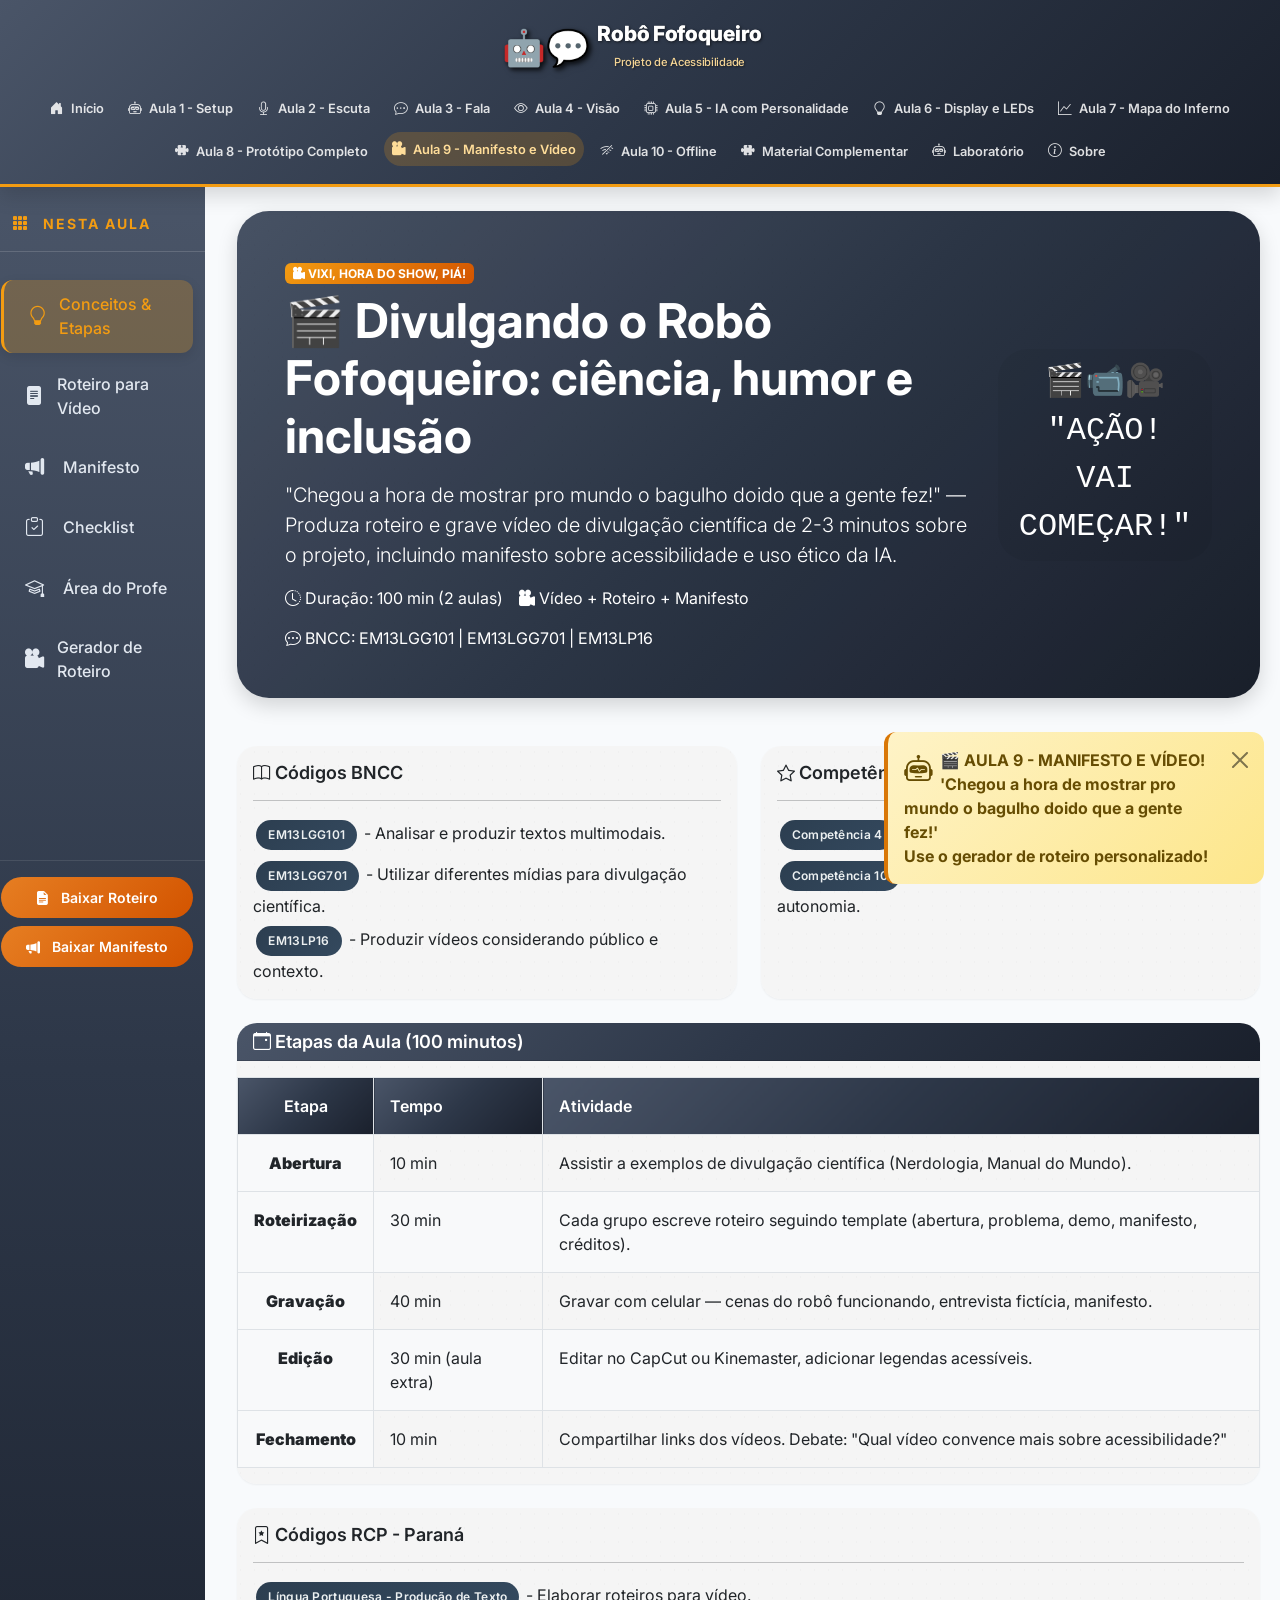
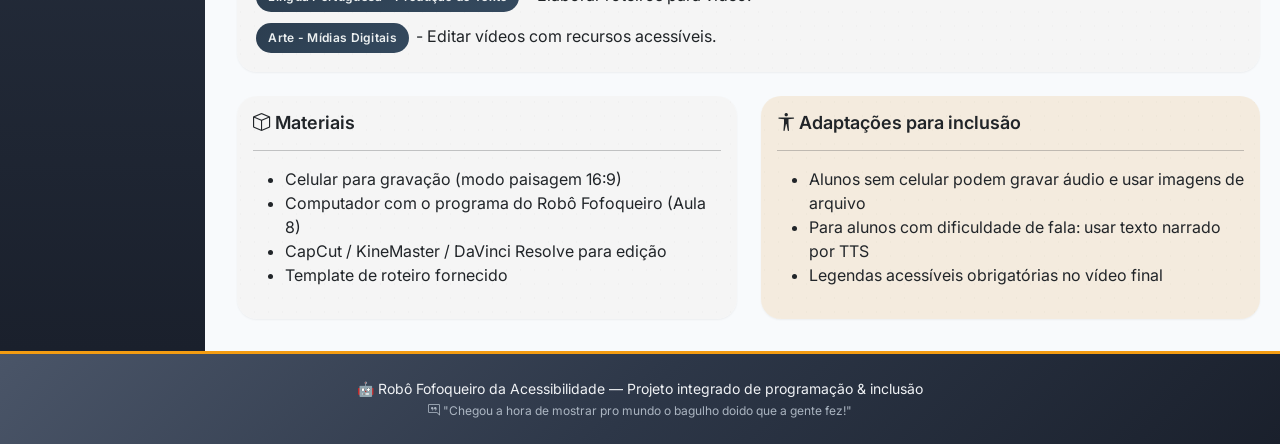
<file: pages/aula_09.html>
<!doctype html>
<html lang="pt-BR">
  <head>
    <meta charset="UTF-8" />
    <meta
      name="viewport"
      content="width=device-width, initial-scale=1.0, user-scalable=yes"
    />
    <title>Robô Fofoqueiro | Roteiro para Manifesto e Vídeo</title>
    <!-- Bootstrap 5 + Icons + Google Fonts -->
    <link
      href="https://cdn.jsdelivr.net/npm/bootstrap@5.3.0-alpha1/dist/css/bootstrap.min.css"
      rel="stylesheet"
    />
    <link
      rel="stylesheet"
      href="https://cdn.jsdelivr.net/npm/bootstrap-icons@1.11.3/font/bootstrap-icons.min.css"
    />
    <link
      href="https://fonts.googleapis.com/css2?family=Inter:opsz,wght@14..32,300;14..32,400;14..32,600;14..32,700;14..32,800&display=swap"
      rel="stylesheet"
    />
    <!-- CSS Custom -->
    <link rel="stylesheet" href="../assets/css/style.css" />
  </head>

  <body>
    <!-- MENU SUPERIOR (projeto principal) -->
    <nav class="navbar navbar-expand-lg menu-projeto-principal sticky-top">
      <div class="container-fluid px-4">
        <a
          class="navbar-brand d-flex align-items-center gap-2"
          href="../index.html"
        >
          <span class="robo-icon-principal">🤖💬</span>
          <span class="brand-text-principal"
            >Robô Fofoqueiro<br /><small class="sub-brand-principal"
              >Projeto de Acessibilidade</small
            ></span
          >
        </a>
        <button
          class="navbar-toggler"
          type="button"
          data-bs-toggle="collapse"
          data-bs-target="#menuProjetoPrincipal"
          aria-controls="menuProjetoPrincipal"
          aria-expanded="false"
          aria-label="Toggle navigation"
        >
          <span class="navbar-toggler-icon"></span>
        </button>
        <div class="collapse navbar-collapse" id="menuProjetoPrincipal">
          <ul class="navbar-nav ms-auto mb-2 mb-lg-0 gap-2">
            <li class="nav-item">
              <a class="nav-link" data-projeto-aba="inicio" href="../index.html"
                ><i class="bi bi-house-door-fill"></i> Início</a
              >
            </li>
            <li class="nav-item">
              <a class="nav-link" data-projeto-aba="aula1" href="aula_01.html"
                ><i class="bi bi-robot"></i> Aula 1 - Setup</a
              >
            </li>
            <li class="nav-item">
              <a class="nav-link" data-projeto-aba="aula2" href="aula_02.html"
                ><i class="bi bi-mic"></i> Aula 2 - Escuta</a
              >
            </li>
            <li class="nav-item">
              <a class="nav-link" data-projeto-aba="aula3" href="aula_03.html"
                ><i class="bi bi-chat-dots"></i> Aula 3 - Fala</a
              >
            </li>
            <li class="nav-item">
              <a class="nav-link" data-projeto-aba="aula4" href="aula_04.html"
                ><i class="bi bi-eye"></i> Aula 4 - Visão</a
              >
            </li>
            <li class="nav-item">
              <a class="nav-link" data-projeto-aba="aula5" href="aula_05.html"
                ><i class="bi bi-cpu"></i> Aula 5 - IA com Personalidade</a
              >
            </li>
            <li class="nav-item">
              <a class="nav-link" data-projeto-aba="aula6" href="aula_06.html"
                ><i class="bi bi-lightbulb"></i> Aula 6 - Display e LEDs</a
              >
            </li>
            <li class="nav-item">
              <a class="nav-link" data-projeto-aba="aula7" href="aula_07.html"
                ><i class="bi bi-graph-up"></i> Aula 7 - Mapa do Inferno</a
              >
            </li>
            <li class="nav-item">
              <a class="nav-link" data-projeto-aba="aula8" href="aula_08.html"
                ><i class="bi bi-puzzle-fill"></i> Aula 8 - Protótipo
                Completo</a
              >
            </li>
            <li class="nav-item">
              <a
                class="nav-link active-projeto"
                data-projeto-aba="aula9"
                href="aula_09.html"
                ><i class="bi bi-camera-reels-fill"></i> Aula 9 - Manifesto e
                Vídeo</a
              >
            </li>
            <li class="nav-item">
              <a class="nav-link" data-projeto-aba="aula10" href="aula_10.html"
                ><i class="bi bi-wifi-off"></i> Aula 10 - Offline</a
              >
            </li>
            <li class="nav-item">
              <a
                class="nav-link"
                data-projeto-aba="aula11"
                href="material_complementar.html"
                ><i class="bi bi-puzzle-fill"></i> Material Complementar</a
              >
            </li>
            <li class="nav-item">
              <a
                class="nav-link"
                data-projeto-aba="laboratorio"
                href="laboratorio.html"
                ><i class="bi bi-robot"></i> Laboratório</a
              >
            </li>
            <li class="nav-item">
              <a class="nav-link" data-projeto-aba="sobre" href="#"
                ><i class="bi bi-info-circle"></i> Sobre</a
              >
            </li>
          </ul>
        </div>
      </div>
    </nav>

    <!-- CONTEÚDO PRINCIPAL COM LAYOUT: MENU LATERAL + ÁREA DE CONTEÚDO -->
    <div class="container-fluid main-layout">
      <div class="row">
        <!-- MENU LATERAL (abas internas da aula atual) -->
        <aside class="col-lg-2 col-md-3 col-sm-4 sidebar-lateral px-0">
          <div class="sidebar-sticky">
            <div class="sidebar-header">
              <i class="bi bi-grid-3x3-gap-fill"></i> Nesta aula
            </div>
            <ul class="nav nav-pills flex-column mb-auto" id="sidebarMenu">
              <li class="nav-item">
                <a
                  href="#"
                  class="nav-link lateral-link active-lateral"
                  data-lateral-aba="conceitos"
                >
                  <i class="bi bi-lightbulb"></i> Conceitos & Etapas
                </a>
              </li>
              <li class="nav-item">
                <a
                  href="#"
                  class="nav-link lateral-link"
                  data-lateral-aba="roteiro"
                >
                  <i class="bi bi-file-text-fill"></i> Roteiro para Vídeo
                </a>
              </li>
              <li class="nav-item">
                <a
                  href="#"
                  class="nav-link lateral-link"
                  data-lateral-aba="manifesto"
                >
                  <i class="bi bi-megaphone-fill"></i> Manifesto
                </a>
              </li>
              <li class="nav-item">
                <a
                  href="#"
                  class="nav-link lateral-link"
                  data-lateral-aba="checklist"
                >
                  <i class="bi bi-clipboard-check"></i> Checklist
                </a>
              </li>
              <li class="nav-item">
                <a
                  href="#"
                  class="nav-link lateral-link"
                  data-lateral-aba="professor"
                >
                  <i class="bi bi-mortarboard"></i> Área do Profe
                </a>
              </li>
              <li class="nav-item">
                <a
                  href="#"
                  class="nav-link lateral-link"
                  data-lateral-aba="simulador"
                >
                  <i class="bi bi-camera-reels-fill"></i> Gerador de Roteiro
                </a>
              </li>
            </ul>
            <div class="sidebar-footer">
              <button
                id="btnDownloadRoteiro"
                class="btn btn-download-lateral w-100"
              >
                <i class="bi bi-file-earmark-text-fill"></i> Baixar Roteiro
              </button>
              <button
                id="btnDownloadManifesto"
                class="btn btn-download-lateral w-100 mt-2"
              >
                <i class="bi bi-megaphone-fill"></i> Baixar Manifesto
              </button>
            </div>
          </div>
        </aside>

        <!-- ÁREA DE CONTEÚDO DINÂMICO -->
        <main class="col-lg-10 col-md-9 col-sm-8 conteudo-principal py-4">
          <!-- Aba 1: Conceitos e Etapas da Aula -->
          <div
            id="conteudoConceitos"
            class="lateral-aba-conteudo active-lateral-aba"
          >
            <!-- Cabeçalho irreverente -->
            <div class="card border-0 shadow-lg mb-5 bg-degrade-header">
              <div class="card-body p-4 p-md-5">
                <div class="row align-items-center">
                  <div class="col-md-9">
                    <span class="badge bg-warning text-dark mb-2"
                      ><i class="bi bi-camera-reels-fill"></i> VIXI, HORA DO
                      SHOW, PIÁ!</span
                    >
                    <h1 class="display-5 fw-bold">
                      🎬 Divulgando o Robô Fofoqueiro: ciência, humor e inclusão
                    </h1>
                    <p class="lead mt-3">
                      "Chegou a hora de mostrar pro mundo o bagulho doido que a
                      gente fez!" — Produza roteiro e grave vídeo de divulgação
                      científica de 2-3 minutos sobre o projeto, incluindo
                      manifesto sobre acessibilidade e uso ético da IA.
                    </p>
                    <div class="mt-3 d-flex flex-wrap gap-3">
                      <div>
                        <i class="bi bi-clock-history"></i> Duração: 100 min (2
                        aulas)
                      </div>
                      <div>
                        <i class="bi bi-camera-reels-fill"></i> Vídeo + Roteiro
                        + Manifesto
                      </div>
                      <div>
                        <i class="bi bi-chat-dots"></i> BNCC: EM13LGG101 |
                        EM13LGG701 | EM13LP16
                      </div>
                    </div>
                  </div>
                  <div class="col-md-3 text-center">
                    <div class="robo-ascii-animado">
                      🎬📹🎥<br />"AÇÃO!<br />VAI COMEÇAR!"
                    </div>
                  </div>
                </div>
              </div>
            </div>

            <!-- BNCC e Competências -->
            <div class="row g-4 mb-4">
              <div class="col-md-6">
                <div class="card border-0 shadow-sm h-100">
                  <div class="card-body">
                    <h5><i class="bi bi-book"></i> Códigos BNCC</h5>
                    <hr />
                    <span class="badge-bncc">EM13LGG101</span> - Analisar e
                    produzir textos multimodais.<br />
                    <span class="badge-bncc mt-2">EM13LGG701</span> - Utilizar
                    diferentes mídias para divulgação científica.<br />
                    <span class="badge-bncc mt-2">EM13LP16</span> - Produzir
                    vídeos considerando público e contexto.
                  </div>
                </div>
              </div>
              <div class="col-md-6">
                <div class="card border-0 shadow-sm h-100">
                  <div class="card-body">
                    <h5><i class="bi bi-star"></i> Competências Gerais</h5>
                    <hr />
                    <span class="badge-bncc">Competência 4</span> - Utilizar
                    diferentes linguagens.<br />
                    <span class="badge-bncc mt-2">Competência 10</span> - Agir
                    pessoal e coletivamente com autonomia.
                  </div>
                </div>
              </div>
            </div>

            <!-- ETAPAS DA AULA (tabela) -->
            <div class="card border-0 shadow-sm mb-4">
              <div class="card-header bg-grafite text-white">
                <h5 class="mb-0">
                  <i class="bi bi-calendar-event"></i> Etapas da Aula (100
                  minutos)
                </h5>
              </div>
              <div class="card-body p-0">
                <table class="tabela-etapas">
                  <thead>
                    <tr>
                      <th>Etapa</th>
                      <th>Tempo</th>
                      <th>Atividade</th>
                    </tr>
                  </thead>
                  <tbody>
                    <tr>
                      <td><strong>Abertura</strong></td>
                      <td>10 min</td>
                      <td>
                        Assistir a exemplos de divulgação científica
                        (Nerdologia, Manual do Mundo).
                      </td>
                    </tr>
                    <tr>
                      <td><strong>Roteirização</strong></td>
                      <td>30 min</td>
                      <td>
                        Cada grupo escreve roteiro seguindo template (abertura,
                        problema, demo, manifesto, créditos).
                      </td>
                    </tr>
                    <tr>
                      <td><strong>Gravação</strong></td>
                      <td>40 min</td>
                      <td>
                        Gravar com celular — cenas do robô funcionando,
                        entrevista fictícia, manifesto.
                      </td>
                    </tr>
                    <tr>
                      <td><strong>Edição</strong></td>
                      <td>30 min (aula extra)</td>
                      <td>
                        Editar no CapCut ou Kinemaster, adicionar legendas
                        acessíveis.
                      </td>
                    </tr>
                    <tr>
                      <td><strong>Fechamento</strong></td>
                      <td>10 min</td>
                      <td>
                        Compartilhar links dos vídeos. Debate: "Qual vídeo
                        convence mais sobre acessibilidade?"
                      </td>
                    </tr>
                  </tbody>
                </table>
              </div>
            </div>

            <!-- Códigos RCP -->
            <div class="card border-0 shadow-sm mb-4">
              <div class="card-body">
                <h5>
                  <i class="bi bi-bookmark-star"></i> Códigos RCP - Paraná
                </h5>
                <hr />
                <span class="badge-bncc"
                  >Língua Portuguesa - Produção de Texto</span
                >
                - Elaborar roteiros para vídeo.<br />
                <span class="badge-bncc mt-2">Arte - Mídias Digitais</span> -
                Editar vídeos com recursos acessíveis.
              </div>
            </div>

            <!-- Materiais e Adaptações -->
            <div class="row g-4">
              <div class="col-md-6">
                <div class="card border-0 shadow-sm h-100">
                  <div class="card-body">
                    <h5><i class="bi bi-box"></i> Materiais</h5>
                    <hr />
                    <ul>
                      <li>Celular para gravação (modo paisagem 16:9)</li>
                      <li>
                        Computador com o programa do Robô Fofoqueiro (Aula 8)
                      </li>
                      <li>CapCut / KineMaster / DaVinci Resolve para edição</li>
                      <li>Template de roteiro fornecido</li>
                    </ul>
                  </div>
                </div>
              </div>
              <div class="col-md-6">
                <div class="card border-0 shadow-sm h-100 bg-inclusao">
                  <div class="card-body">
                    <h5>
                      <i class="bi bi-universal-access"></i> Adaptações para
                      inclusão
                    </h5>
                    <hr />
                    <ul>
                      <li>
                        Alunos sem celular podem gravar áudio e usar imagens de
                        arquivo
                      </li>
                      <li>
                        Para alunos com dificuldade de fala: usar texto narrado
                        por TTS
                      </li>
                      <li>Legendas acessíveis obrigatórias no vídeo final</li>
                    </ul>
                  </div>
                </div>
              </div>
            </div>
          </div>

          <!-- Aba 2: Roteiro para Vídeo -->
          <div id="conteudoRoteiro" class="lateral-aba-conteudo">
            <div class="card border-0 shadow-lg mb-4">
              <div class="card-header bg-grafite text-white">
                <h4 class="mb-0">
                  <i class="bi bi-file-text-fill"></i> Roteiro Base - Robô
                  Fofoqueiro
                </h4>
              </div>
              <div class="card-body">
                <div class="alert alert-info">
                  <i class="bi bi-info-circle-fill"></i>
                  <strong>Duração alvo:</strong> 2 minutos e 30 segundos (até 3
                  min) | <strong>Formato:</strong> Paisagem (16:9) |
                  <strong>Tom:</strong> Divertido, irreverente, mas com conteúdo
                  sério no final
                </div>

                <!-- Cena 1 -->
                <div class="card mb-3 border-0 shadow-sm">
                  <div class="card-header bg-degrade-verde text-white">
                    <h5 class="mb-0">🎬 CENA 1: ABERTURA (0:00 - 0:20)</h5>
                  </div>
                  <div class="card-body p-0">
                    <table class="tabela-etapas mb-0">
                      <thead>
                        <tr>
                          <th>Tempo</th>
                          <th>Vídeo</th>
                          <th>Áudio</th>
                          <th>Legenda</th>
                        </tr>
                      </thead>
                      <tbody>
                        <tr>
                          <td>0:00-0:05</td>
                          <td>Animação ou arte ASCII do robô aparecendo</td>
                          <td>Som de startup (bipe engraçado)</td>
                          <td>"Robô Fofoqueiro - Inicializando..."</td>
                        </tr>
                        <tr>
                          <td>0:05-0:15</td>
                          <td>
                            Aluno(a) falando para a câmera (ou narração sobre
                            tela do Colab)
                          </td>
                          <td>
                            "Égua, piá! Cês tão vendo esse trem aqui? É o Robô
                            Fofoqueiro da Acessibilidade!"
                          </td>
                          <td>
                            "Conheça o Robô Fofoqueiro! Um assistente divertido
                            que fala sobre inclusão."
                          </td>
                        </tr>
                        <tr>
                          <td>0:15-0:20</td>
                          <td>Rápido corte mostrando o menu do programa</td>
                          <td>
                            "Ele ouve, fala, enxerga, pisca e ainda faz mapa do
                            barulho. Bagulho doido, vixi!"
                          </td>
                          <td>"Sensores, IA e muito humor paranaense!"</td>
                        </tr>
                      </tbody>
                    </table>
                  </div>
                </div>

                <!-- Cena 2 -->
                <div class="card mb-3 border-0 shadow-sm">
                  <div class="card-header bg-degrade-verde text-white">
                    <h5 class="mb-0">🎬 CENA 2: O PROBLEMA (0:20 - 0:50)</h5>
                  </div>
                  <div class="card-body p-0">
                    <table class="tabela-etapas mb-0">
                      <thead>
                        <tr>
                          <th>Tempo</th>
                          <th>Vídeo</th>
                          <th>Áudio</th>
                          <th>Legenda</th>
                        </tr>
                      </thead>
                      <tbody>
                        <tr>
                          <td>0:20-0:30</td>
                          <td>
                            Aluno(a) sério(a) olhando para a câmera. Montagem
                            com gráfico de barulho alto.
                          </td>
                          <td>
                            "Mas ó o trem... a gente pensou: como a tecnologia
                            pode ajudar quem tem dificuldade de ouvir?"
                          </td>
                          <td>
                            "Como a tecnologia pode ajudar na acessibilidade?"
                          </td>
                        </tr>
                        <tr>
                          <td>0:30-0:40</td>
                          <td>Mostrar exemplo de barulho alto na escola</td>
                          <td>
                            "A escola é um inferno acústico, piá! Gritaria no
                            intervalo, corredor barulhento..."
                          </td>
                          <td>
                            "Barulho excessivo atrapalha alunos com deficiência
                            auditiva e outros."
                          </td>
                        </tr>
                        <tr>
                          <td>0:40-0:50</td>
                          <td>
                            Transição para o robô (imagem do display com LED
                            vermelho piscando)
                          </td>
                          <td>
                            "E se a gente criasse um robô que transforma barulho
                            em alerta visual?"
                          </td>
                          <td>"Foi assim que nasceu o Robô Fofoqueiro!"</td>
                        </tr>
                      </tbody>
                    </table>
                  </div>
                </div>

                <!-- Cena 3 -->
                <div class="card mb-3 border-0 shadow-sm">
                  <div class="card-header bg-degrade-verde text-white">
                    <h5 class="mb-0">
                      🎬 CENA 3: DEMONSTRAÇÃO DO ROBÔ (0:50 - 1:30)
                    </h5>
                  </div>
                  <div class="card-body p-0">
                    <table class="tabela-etapas mb-0">
                      <thead>
                        <tr>
                          <th>Tempo</th>
                          <th>Vídeo</th>
                          <th>Áudio</th>
                          <th>Legenda</th>
                        </tr>
                      </thead>
                      <tbody>
                        <tr>
                          <td>0:50-1:00</td>
                          <td>Tela do Colab rodando o sensor de som</td>
                          <td>
                            Aluno(a) bate palma perto do microfone. Robô reage:
                            "🚨 PASSOU DOS 75 dB!"
                          </td>
                          <td>
                            "Sensor de som: mede o barulho e dispara alerta!"
                          </td>
                        </tr>
                        <tr>
                          <td>1:00-1:10</td>
                          <td>Mostrar display simulado e LED piscando</td>
                          <td>
                            "Olha só! O display acende e o LED fica vermelho.
                            Pra quem não ouve, isso é essencial."
                          </td>
                          <td>
                            "Alertas visuais para inclusão de pessoas surdas."
                          </td>
                        </tr>
                        <tr>
                          <td>1:10-1:20</td>
                          <td>Mostrar reconhecimento de fala</td>
                          <td>
                            Robô responde: "Ah pronto, agora tão falando 'Robô,
                            me conta uma fofoca'... vou contar pra todo mundo!"
                          </td>
                          <td>
                            "Reconhecimento de fala com respostas
                            bem-humoradas!"
                          </td>
                        </tr>
                        <tr>
                          <td>1:20-1:30</td>
                          <td>Rápida passagem pela visão computacional</td>
                          <td>
                            "E ainda tem visão computacional! O robô conta
                            quantos dedos você levantou e lê QR code."
                          </td>
                          <td>"Visão computacional: mãos e QR codes!"</td>
                        </tr>
                      </tbody>
                    </table>
                  </div>
                </div>

                <!-- Cena 4 -->
                <div class="card mb-3 border-0 shadow-sm">
                  <div class="card-header bg-degrade-verde text-white">
                    <h5 class="mb-0">
                      🎬 CENA 4: MANIFESTO DO ROBÔ (1:30 - 2:10)
                    </h5>
                  </div>
                  <div class="card-body p-0">
                    <table class="tabela-etapas mb-0">
                      <thead>
                        <tr>
                          <th>Tempo</th>
                          <th>Vídeo</th>
                          <th>Áudio</th>
                          <th>Legenda</th>
                        </tr>
                      </thead>
                      <tbody>
                        <tr>
                          <td>1:30-1:45</td>
                          <td>
                            Arte do robô com texto do manifesto aparecendo na
                            tela
                          </td>
                          <td>"O Robô Fofoqueiro tem um manifesto, vixi!"</td>
                          <td>"📜 MANIFESTO DO ROBÔ FOFOQUEIRO"</td>
                        </tr>
                        <tr>
                          <td>1:45-2:10</td>
                          <td>Mostrar cada frase do manifesto, uma por vez</td>
                          <td>Aluno(a) lê as 6 frases em sequência</td>
                          <td>
                            1️⃣ "Acessibilidade não é favor, é direito." 2️⃣
                            "Tecnologia inclusiva pode ser divertida." 3️⃣ "Dados
                            não são fofoca — são ferramentas." 4️⃣ "IA deve
                            servir a todos, não só a alguns." 5️⃣ "Escola
                            inclusiva se faz com criatividade." 6️⃣ "Robô
                            Fofoqueiro: informação com responsa!"
                          </td>
                        </tr>
                      </tbody>
                    </table>
                  </div>
                </div>

                <!-- Cena 5 -->
                <div class="card mb-3 border-0 shadow-sm">
                  <div class="card-header bg-degrade-verde text-white">
                    <h5 class="mb-0">
                      🎬 CENA 5: ENCERRAMENTO E CRÉDITOS (2:10 - 2:30)
                    </h5>
                  </div>
                  <div class="card-body p-0">
                    <table class="tabela-etapas mb-0">
                      <thead>
                        <tr>
                          <th>Tempo</th>
                          <th>Vídeo</th>
                          <th>Áudio</th>
                          <th>Legenda</th>
                        </tr>
                      </thead>
                      <tbody>
                        <tr>
                          <td>2:10-2:20</td>
                          <td>Aluno(a) sorrindo para a câmera</td>
                          <td>
                            "Quer ver o robô funcionando? O código tá no Colab,
                            é aberto pra todo mundo!"
                          </td>
                          <td>
                            "Código aberto no Google Colab. Acesse e teste você
                            também!"
                          </td>
                        </tr>
                        <tr>
                          <td>2:20-2:30</td>
                          <td>
                            Créditos: nomes dos alunos, tutora, escola, ano
                          </td>
                          <td>
                            "Até a próxima, piá! Não esquece: acessibilidade é
                            coisa séria... mas a gente pode resolver com um
                            sorriso no rosto!"
                          </td>
                          <td>
                            "📧 contato@escola.pr.gov.br | 🌐
                            github.com/robofofoqueiro"
                          </td>
                        </tr>
                      </tbody>
                    </table>
                  </div>
                </div>

                <!-- Sugestões de falas -->
                <div class="alert alert-secondary mt-3">
                  <h5>
                    <i class="bi bi-mic-fill"></i> 🎤 Sugestões de falas para
                    cada aluno
                  </h5>
                  <hr />
                  <div class="row">
                    <div class="col-md-6">
                      <p>
                        <strong>Aluno 1 (Apresentador):</strong><br />"Égua,
                        piá! Esse é o Robô Fofoqueiro da Acessibilidade. Ele
                        mede barulho, reconhece fala, tem visão computacional e
                        ainda usa IA!"
                      </p>
                      <p>
                        <strong>Aluno 2 (Sensor de som):</strong><br />"Olha só:
                        quando o barulho passa de 75 decibéis, o robô acende um
                        LED vermelho e mostra mensagem no display. Pra quem não
                        ouve, isso ajuda muito!"
                      </p>
                      <p>
                        <strong>Aluno 3 (Reconhecimento de fala):</strong
                        ><br />"Posso falar com ele também. Olha: 'Robô, me
                        conta uma fofoca'... Ele responde com gírias
                        paranaenses. É engraçado, mas guarda tudo num arquivo.
                        Aí a gente debate ética!"
                      </p>
                    </div>
                    <div class="col-md-6">
                      <p>
                        <strong>Aluno 4 (IA e manifesto):</strong><br />"A gente
                        também usou IA pra dar personalidade pra ele. Mas com
                        responsa: o manifesto do robô diz que tecnologia
                        inclusiva pode ser divertida, mas nunca pode excluir
                        ninguém."
                      </p>
                      <p>
                        <strong>Aluno 5 (Encerramento):</strong><br />"O código
                        tá aberto no Colab. Qualquer pessoa pode testar,
                        melhorar e adaptar. Bora fazer escola mais acessível,
                        vixi!"
                      </p>
                    </div>
                  </div>
                </div>
              </div>
            </div>
          </div>

          <!-- Aba 3: Manifesto -->
          <div id="conteudoManifesto" class="lateral-aba-conteudo">
            <div class="card border-0 shadow-lg mb-4">
              <div class="card-header bg-grafite text-white">
                <h4 class="mb-0">
                  <i class="bi bi-megaphone-fill"></i> Manifesto do Robô
                  Fofoqueiro
                </h4>
              </div>
              <div class="card-body">
                <div class="manifesto-container p-4 text-center">
                  <div class="display-4 mb-3">📜🤖</div>
                  <h2 class="mb-4">MANIFESTO DO ROBÔ FOFOQUEIRO</h2>
                  <div class="row g-3">
                    <div class="col-md-6">
                      <div
                        class="manifesto-card p-3 border rounded-3 shadow-sm"
                      >
                        <span class="display-1 text-warning">1️⃣</span>
                        <p class="lead mt-2">
                          Acessibilidade não é favor, é direito.
                        </p>
                      </div>
                    </div>
                    <div class="col-md-6">
                      <div
                        class="manifesto-card p-3 border rounded-3 shadow-sm"
                      >
                        <span class="display-1 text-warning">2️⃣</span>
                        <p class="lead mt-2">
                          Tecnologia inclusiva pode ser divertida.
                        </p>
                      </div>
                    </div>
                    <div class="col-md-6">
                      <div
                        class="manifesto-card p-3 border rounded-3 shadow-sm"
                      >
                        <span class="display-1 text-warning">3️⃣</span>
                        <p class="lead mt-2">
                          Dados não são fofoca — são ferramentas de
                          transformação.
                        </p>
                      </div>
                    </div>
                    <div class="col-md-6">
                      <div
                        class="manifesto-card p-3 border rounded-3 shadow-sm"
                      >
                        <span class="display-1 text-warning">4️⃣</span>
                        <p class="lead mt-2">
                          Inteligência Artificial deve servir a todos, não só a
                          alguns.
                        </p>
                      </div>
                    </div>
                    <div class="col-md-6">
                      <div
                        class="manifesto-card p-3 border rounded-3 shadow-sm"
                      >
                        <span class="display-1 text-warning">5️⃣</span>
                        <p class="lead mt-2">
                          Escola inclusiva se faz com criatividade e
                          protagonismo.
                        </p>
                      </div>
                    </div>
                    <div class="col-md-6">
                      <div
                        class="manifesto-card p-3 border rounded-3 shadow-sm bg-warning bg-opacity-10"
                      >
                        <span class="display-1 text-warning">6️⃣</span>
                        <p class="lead mt-2">
                          Robô Fofoqueiro: informação com responsa e coração!
                        </p>
                      </div>
                    </div>
                  </div>
                </div>

                <!-- Sugestão de legendas para redes sociais -->
                <div class="alert alert-info mt-4">
                  <h5>
                    <i class="bi bi-instagram"></i> 📱 Sugestão de legenda para
                    redes sociais
                  </h5>
                  <hr />
                  <p class="mb-0">
                    🤖 Robô Fofoqueiro da Acessibilidade: tecnologia, humor e
                    inclusão!<br />
                    Neste projeto da disciplina de Pensamento Computacional, a
                    turma desenvolveu um assistente virtual que:<br />
                    🔊 Mede barulho e gera alertas visuais<br />
                    🗣️ Reconhece fala com gírias paranaenses<br />
                    👁️ Detecta mãos e lê QR codes<br />
                    🧠 Usa IA generativa com personalidade<br />
                    📊 Cria mapas do "inferno acústico"<br />
                    📜 Nosso manifesto: acessibilidade não é favor, é
                    direito!<br />
                    🔗 Código aberto no Google Colab<br />
                    #RobôFofoqueiro #Acessibilidade #Inclusão
                    #PensamentoComputacional #IAética #Paraná
                  </p>
                </div>
              </div>
            </div>
          </div>

          <!-- Aba 4: Checklist / Avaliação -->
          <div id="conteudoChecklist" class="lateral-aba-conteudo">
            <div class="row">
              <div class="col-lg-7">
                <div class="card shadow border-0 mb-4">
                  <div class="card-header bg-degrade-verde text-white">
                    <h4 class="mb-0">
                      <i class="bi bi-check2-square"></i> Checklist de avaliação
                      - Aluno
                    </h4>
                  </div>
                  <div class="card-body">
                    <ul class="checklist-personalizado list-unstyled">
                      <li>
                        <i class="bi bi-square"></i> Roteiro entregue antes da
                        gravação?
                      </li>
                      <li>
                        <i class="bi bi-square"></i> Vídeo de 2-3 minutos
                        produzido?
                      </li>
                      <li>
                        <i class="bi bi-square"></i> Manifesto incluído (6
                        frases)?
                      </li>
                      <li>
                        <i class="bi bi-square"></i> Legendas acessíveis para
                        surdos adicionadas?
                      </li>
                      <li>
                        <i class="bi bi-square"></i> Demonstração do robô
                        funcionando aparece no vídeo?
                      </li>
                      <li>
                        <i class="bi bi-square"></i> Participação no debate
                        sobre acessibilidade?
                      </li>
                    </ul>
                    <div class="progress mt-3 progress-checklist">
                      <div
                        id="progressChecklist"
                        class="progress-bar bg-success"
                        style="width: 0%"
                      ></div>
                    </div>
                    <button
                      id="simularProgresso"
                      class="btn btn-outline-success btn-sm mt-3"
                    >
                      <i class="bi bi-arrow-repeat"></i> Simular progresso
                      (marca todos ✅)
                    </button>
                  </div>
                </div>

                <!-- Autoavaliação do Grupo -->
                <div class="card shadow border-0 mb-4">
                  <div class="card-header bg-grafite text-white">
                    <h5 class="mb-0">
                      <i class="bi bi-pencil-square"></i> Autoavaliação do Grupo
                    </h5>
                  </div>
                  <div class="card-body">
                    <div class="table-responsive">
                      <table class="tabela-etapas">
                        <thead>
                          <tr>
                            <th>Critério</th>
                            <th>Nota (0-10)</th>
                          </tr>
                        </thead>
                        <tbody>
                          <tr>
                            <td>Roteiro (seguimos o template? Ficou claro?)</td>
                            <td>
                              <input
                                type="number"
                                class="form-control form-control-sm autoavalia-nota"
                                min="0"
                                max="10"
                                step="1"
                              />
                            </td>
                          </tr>
                          <tr>
                            <td>
                              Gravação (áudio e imagem bons? Cenas do Colab
                              aparecem?)
                            </td>
                            <td>
                              <input
                                type="number"
                                class="form-control form-control-sm autoavalia-nota"
                                min="0"
                                max="10"
                                step="1"
                              />
                            </td>
                          </tr>
                          <tr>
                            <td>Edição (cortes suaves? Legendas corretas?)</td>
                            <td>
                              <input
                                type="number"
                                class="form-control form-control-sm autoavalia-nota"
                                min="0"
                                max="10"
                                step="1"
                              />
                            </td>
                          </tr>
                          <tr>
                            <td>
                              Manifesto (as 6 frases aparecem? Ficaram
                              legíveis?)
                            </td>
                            <td>
                              <input
                                type="number"
                                class="form-control form-control-sm autoavalia-nota"
                                min="0"
                                max="10"
                                step="1"
                              />
                            </td>
                          </tr>
                          <tr>
                            <td>
                              Trabalho em equipe (todos participaram? Divisão
                              justa?)
                            </td>
                            <td>
                              <input
                                type="number"
                                class="form-control form-control-sm autoavalia-nota"
                                min="0"
                                max="10"
                                step="1"
                              />
                            </td>
                          </tr>
                          <tr></tr>
                        </tbody>
                      </table>
                    </div>
                    <button
                      id="salvarAutoavaliacao"
                      class="btn btn-primary mt-3"
                    >
                      <i class="bi bi-save"></i> Salvar autoavaliação
                    </button>
                    <div id="resultadoAutoavaliacao" class="mt-3"></div>
                  </div>
                </div>
              </div>
              <div class="col-lg-5">
                <div class="card border-0 shadow bg-laranja-alerta text-dark">
                  <div class="card-body">
                    <h5>
                      <i class="bi bi-exclamation-triangle-fill"></i> Critérios
                      de Avaliação
                    </h5>
                    <hr class="hr-alerta" />
                    <ul>
                      <li>Roteiro entregue antes da gravação</li>
                      <li>Vídeo de 2-3 minutos produzido</li>
                      <li>Manifesto incluído (6 frases)</li>
                      <li>Legendas acessíveis para surdos</li>
                    </ul>
                    <hr class="hr-alerta" />
                    <div class="d-flex align-items-center gap-2">
                      <i class="bi bi-robot fs-1"></i>
                      <span
                        >Dica: "Se não tiver celular, grave áudio e use imagens
                        de arquivo!"</span
                      >
                    </div>
                  </div>
                </div>
              </div>
            </div>
          </div>

          <!-- Aba 5: Área do Professor -->
          <div id="conteudoProfessor" class="lateral-aba-conteudo">
            <div class="card shadow border-0 mb-4 overflow-hidden">
              <div class="row g-0">
                <div class="col-md-8">
                  <div class="card-body">
                    <div class="d-flex gap-2 align-items-center mb-2">
                      <i class="bi bi-chalkboard fs-1"></i>
                      <h2 class="card-title">Plano de Aula - Docente</h2>
                    </div>
                    <p>
                      <strong>Título:</strong> "Divulgando o Robô Fofoqueiro:
                      ciência, humor e inclusão"
                    </p>
                    <p>
                      <strong>Códigos BNCC:</strong> EM13LGG101, EM13LGG701,
                      EM13LP16 | <strong>RCP - Paraná:</strong> Língua
                      Portuguesa - Produção de Texto, Arte - Mídias Digitais
                    </p>
                    <p>
                      <strong>Duração:</strong> 2 aulas (100 minutos) + aula
                      extra opcional para edição
                    </p>
                    <p>
                      <strong>Materiais:</strong> Celulares, computador com o
                      programa do Robô Fofoqueiro, CapCut/KineMaster
                    </p>
                    <hr class="hr-professor" />
                    <h5><i class="bi bi-stars"></i> Dicas de mediação</h5>
                    <ul>
                      <li>
                        <strong>Abertura (10min):</strong> Assistir a exemplos
                        de divulgação científica (Nerdologia, Manual do Mundo)
                      </li>
                      <li>
                        <strong>Roteirização (30min):</strong> Cada grupo
                        escreve roteiro seguindo template (abertura, problema,
                        demo, manifesto, créditos)
                      </li>
                      <li>
                        <strong>Gravação (40min):</strong> Gravar com celular —
                        cenas do robô funcionando, entrevista fictícia,
                        manifesto
                      </li>
                      <li>
                        <strong>Edição (30min aula extra):</strong> Editar no
                        CapCut ou Kinemaster, adicionar legendas acessíveis
                      </li>
                      <li>
                        <strong>Fechamento (10min):</strong> Compartilhar links
                        dos vídeos. Debate: "Qual vídeo convence mais sobre
                        acessibilidade?"
                      </li>
                    </ul>
                    <button
                      id="btnExportarDicas"
                      class="btn btn-outline-primary mt-2"
                    >
                      <i class="bi bi-download"></i> Exportar dicas
                    </button>
                  </div>
                </div>
                <div
                  class="col-md-4 bg-grafite-claro d-flex flex-column align-items-center justify-content-center p-4 text-center"
                >
                  <div class="icone-prof">👩‍🏫🧑‍🏫</div>
                  <p class="mt-2 fw-bold">Kit do Professor</p>
                  <button
                    id="simularChamada"
                    class="btn btn-warning w-100 mt-2"
                  >
                    <i class="bi bi-mic"></i> Chamada interativa
                  </button>
                </div>
              </div>
            </div>
          </div>

          <!-- Aba 6: Gerador de Roteiro (Simulador) -->
          <div id="conteudoSimulador" class="lateral-aba-conteudo">
            <div class="card border-0 shadow-lg mb-4">
              <div class="card-header bg-grafite text-white">
                <h4 class="mb-0">
                  <i class="bi bi-camera-reels-fill"></i> Gerador de Roteiro
                  Personalizado
                </h4>
              </div>
              <div class="card-body">
                <div class="simulador-fala p-4">
                  <div class="text-center mb-4">
                    <div class="robo-ascii-animado">
                      🎬📝 "Bora criar o roteiro, piá!"
                    </div>
                  </div>

                  <!-- Dados do grupo -->
                  <div class="mb-4">
                    <h5>
                      <i class="bi bi-people-fill"></i> Dados do seu grupo:
                    </h5>
                    <div class="row g-3">
                      <div class="col-md-6">
                        <label class="form-label">Nome da escola:</label>
                        <input
                          type="text"
                          id="escolaNome"
                          class="form-control"
                          placeholder="Ex: Colégio Estadual do Paraná"
                        />
                      </div>
                      <div class="col-md-6">
                        <label class="form-label">Nomes dos integrantes:</label>
                        <input
                          type="text"
                          id="integrantesNomes"
                          class="form-control"
                          placeholder="Ana, Lucas, Mariana, Carlos"
                        />
                      </div>
                      <div class="col-md-6">
                        <label class="form-label">Título do vídeo:</label>
                        <input
                          type="text"
                          id="tituloVideo"
                          class="form-control"
                          value="Robô Fofoqueiro da Acessibilidade: Tecnologia, Humor e Inclusão"
                        />
                      </div>
                      <div class="col-md-6">
                        <label class="form-label"
                          >Link do Colab (opcional):</label
                        >
                        <input
                          type="text"
                          id="linkColab"
                          class="form-control"
                          placeholder="https://colab.research.google.com/..."
                        />
                      </div>
                    </div>
                  </div>

                  <!-- Escolha de falas -->
                  <div class="mb-4">
                    <h5>
                      <i class="bi bi-mic-fill"></i> Escolha quem vai falar cada
                      parte:
                    </h5>
                    <div class="row g-2">
                      <div class="col-md-6">
                        <label class="form-label">🎬 Abertura:</label>
                        <input
                          type="text"
                          id="falaAbertura"
                          class="form-control"
                          placeholder="Nome do aluno"
                        />
                      </div>
                      <div class="col-md-6">
                        <label class="form-label">🔊 Sensor de som:</label>
                        <input
                          type="text"
                          id="falaSensor"
                          class="form-control"
                          placeholder="Nome do aluno"
                        />
                      </div>
                      <div class="col-md-6">
                        <label class="form-label"
                          >🗣️ Reconhecimento de fala:</label
                        >
                        <input
                          type="text"
                          id="falaFala"
                          class="form-control"
                          placeholder="Nome do aluno"
                        />
                      </div>
                      <div class="col-md-6">
                        <label class="form-label">🧠 IA e manifesto:</label>
                        <input
                          type="text"
                          id="falaIA"
                          class="form-control"
                          placeholder="Nome do aluno"
                        />
                      </div>
                      <div class="col-md-6">
                        <label class="form-label">🎬 Encerramento:</label>
                        <input
                          type="text"
                          id="falaEncerramento"
                          class="form-control"
                          placeholder="Nome do aluno"
                        />
                      </div>
                    </div>
                  </div>

                  <!-- Botão gerar roteiro -->
                  <div class="text-center mb-4">
                    <button
                      id="btnGerarRoteiroPersonalizado"
                      class="btn btn-primary btn-lg"
                    >
                      <i class="bi bi-file-text-fill"></i> Gerar Roteiro
                      Personalizado
                    </button>
                  </div>

                  <!-- Roteiro gerado -->
                  <div
                    class="mb-3"
                    id="roteiroGeradoContainer"
                    style="display: none"
                  >
                    <div class="card">
                      <div class="card-header bg-success text-white">
                        <i class="bi bi-check-circle-fill"></i> Seu Roteiro
                        Personalizado
                        <button
                          id="btnCopiarRoteiro"
                          class="btn btn-sm btn-light float-end"
                        >
                          <i class="bi bi-copy"></i> Copiar
                        </button>
                      </div>
                      <div
                        class="card-body bg-preto-code"
                        id="roteiroGerado"
                      ></div>
                    </div>
                  </div>

                  <div class="alert alert-warning mt-3">
                    <i class="bi bi-info-circle"></i>
                    <strong>Nota:</strong> Este gerador cria um roteiro
                    personalizado baseado nos dados do seu grupo. Depois de
                    gerar, copie e cole no seu editor de texto preferido para
                    imprimir ou editar.
                  </div>
                </div>
              </div>
            </div>
          </div>
        </main>
      </div>
    </div>

    <footer class="footer-custom">
      <div class="container-fluid">
        <p class="mb-0">
          🤖 Robô Fofoqueiro da Acessibilidade — Projeto integrado de
          programação & inclusão
        </p>
        <small
          ><i class="bi bi-chat-right-quote"></i> "Chegou a hora de mostrar pro
          mundo o bagulho doido que a gente fez!"</small
        >
      </div>
    </footer>

    <!-- Bootstrap JS -->
    <script src="https://cdn.jsdelivr.net/npm/bootstrap@5.3.0-alpha1/dist/js/bootstrap.bundle.min.js"></script>
    <!-- Script custom -->
    <script src="../assets/js/script.js"></script>
  </body>
</html>
</file>
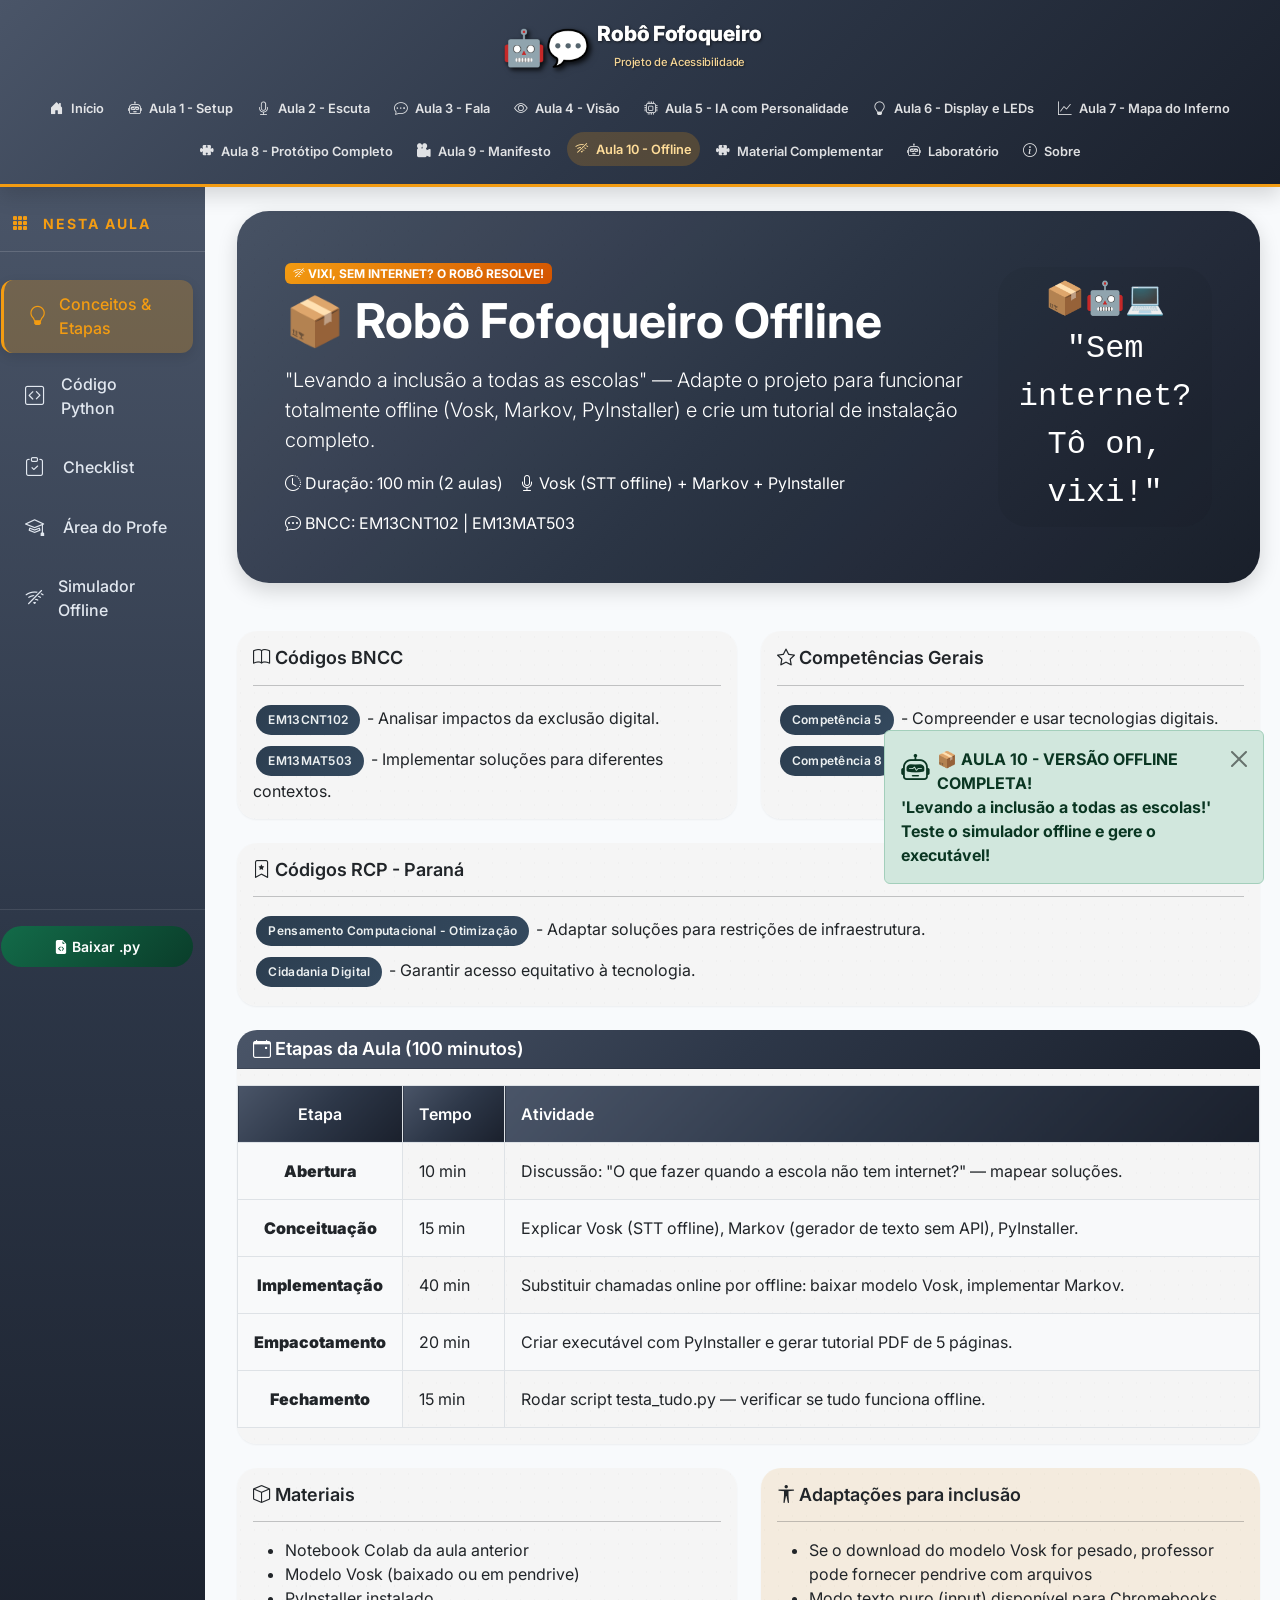
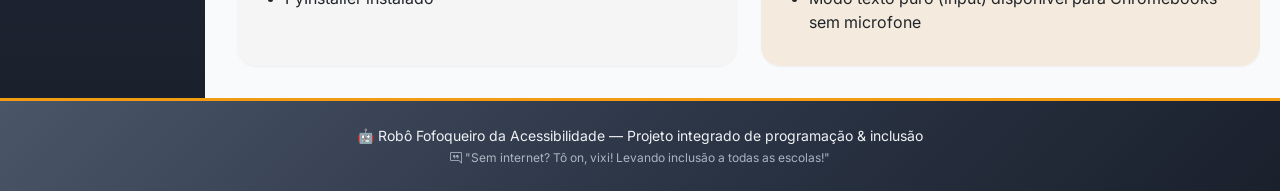
<file: pages/aula_10.html>
<!doctype html>
<html lang="pt-BR">
  <head>
    <meta charset="UTF-8" />
    <meta
      name="viewport"
      content="width=device-width, initial-scale=1.0, user-scalable=yes"
    />
    <title>Robô Fofoqueiro | Versão Offline Completa</title>
    <!-- Bootstrap 5 + Icons + Google Fonts -->
    <link
      href="https://cdn.jsdelivr.net/npm/bootstrap@5.3.0-alpha1/dist/css/bootstrap.min.css"
      rel="stylesheet"
    />
    <link
      rel="stylesheet"
      href="https://cdn.jsdelivr.net/npm/bootstrap-icons@1.11.3/font/bootstrap-icons.min.css"
    />
    <link
      href="https://fonts.googleapis.com/css2?family=Inter:opsz,wght@14..32,300;14..32,400;14..32,600;14..32,700;14..32,800&display=swap"
      rel="stylesheet"
    />
    <!-- CSS Custom -->
    <link rel="stylesheet" href="../assets/css/style.css" />
  </head>

  <body>
    <!-- MENU SUPERIOR (projeto principal) -->
    <nav class="navbar navbar-expand-lg menu-projeto-principal sticky-top">
      <div class="container-fluid px-4">
        <a
          class="navbar-brand d-flex align-items-center gap-2"
          href="../index.html"
        >
          <span class="robo-icon-principal">🤖💬</span>
          <span class="brand-text-principal"
            >Robô Fofoqueiro<br /><small class="sub-brand-principal"
              >Projeto de Acessibilidade</small
            ></span
          >
        </a>
        <button
          class="navbar-toggler"
          type="button"
          data-bs-toggle="collapse"
          data-bs-target="#menuProjetoPrincipal"
          aria-controls="menuProjetoPrincipal"
          aria-expanded="false"
          aria-label="Toggle navigation"
        >
          <span class="navbar-toggler-icon"></span>
        </button>
        <div class="collapse navbar-collapse" id="menuProjetoPrincipal">
          <ul class="navbar-nav ms-auto mb-2 mb-lg-0 gap-2">
            <li class="nav-item">
              <a class="nav-link" data-projeto-aba="inicio" href="../index.html"
                ><i class="bi bi-house-door-fill"></i> Início</a
              >
            </li>
            <li class="nav-item">
              <a class="nav-link" data-projeto-aba="aula1" href="aula_01.html"
                ><i class="bi bi-robot"></i> Aula 1 - Setup</a
              >
            </li>
            <li class="nav-item">
              <a class="nav-link" data-projeto-aba="aula2" href="aula_02.html"
                ><i class="bi bi-mic"></i> Aula 2 - Escuta</a
              >
            </li>
            <li class="nav-item">
              <a class="nav-link" data-projeto-aba="aula3" href="aula_03.html"
                ><i class="bi bi-chat-dots"></i> Aula 3 - Fala</a
              >
            </li>
            <li class="nav-item">
              <a class="nav-link" data-projeto-aba="aula4" href="aula_04.html"
                ><i class="bi bi-eye"></i> Aula 4 - Visão</a
              >
            </li>
            <li class="nav-item">
              <a class="nav-link" data-projeto-aba="aula5" href="aula_05.html"
                ><i class="bi bi-cpu"></i> Aula 5 - IA com Personalidade</a
              >
            </li>
            <li class="nav-item">
              <a class="nav-link" data-projeto-aba="aula6" href="aula_06.html"
                ><i class="bi bi-lightbulb"></i> Aula 6 - Display e LEDs</a
              >
            </li>
            <li class="nav-item">
              <a class="nav-link" data-projeto-aba="aula7" href="aula_07.html"
                ><i class="bi bi-graph-up"></i> Aula 7 - Mapa do Inferno</a
              >
            </li>
            <li class="nav-item">
              <a class="nav-link" data-projeto-aba="aula8" href="aula_08.html"
                ><i class="bi bi-puzzle-fill"></i> Aula 8 - Protótipo
                Completo</a
              >
            </li>
            <li class="nav-item">
              <a class="nav-link" data-projeto-aba="aula9" href="aula_09.html"
                ><i class="bi bi-camera-reels-fill"></i> Aula 9 - Manifesto</a
              >
            </li>
            <li class="nav-item">
              <a
                class="nav-link active-projeto"
                data-projeto-aba="aula10"
                href="aula_10.html"
                ><i class="bi bi-wifi-off"></i> Aula 10 - Offline</a
              >
            </li>
            <li class="nav-item">
              <a
                class="nav-link"
                data-projeto-aba="aula11"
                href="material_complementar.html"
                ><i class="bi bi-puzzle-fill"></i> Material Complementar</a
              >
            </li>
            <li class="nav-item">
              <a
                class="nav-link"
                data-projeto-aba="laboratorio"
                href="laboratorio.html"
                ><i class="bi bi-robot"></i> Laboratório</a
              >
            </li>
            <li class="nav-item">
              <a class="nav-link" data-projeto-aba="sobre" href="#"
                ><i class="bi bi-info-circle"></i> Sobre</a
              >
            </li>
          </ul>
        </div>
      </div>
    </nav>

    <!-- CONTEÚDO PRINCIPAL COM LAYOUT: MENU LATERAL + ÁREA DE CONTEÚDO -->
    <div class="container-fluid main-layout">
      <div class="row">
        <!-- MENU LATERAL (abas internas da aula atual) -->
        <aside class="col-lg-2 col-md-3 col-sm-4 sidebar-lateral px-0">
          <div class="sidebar-sticky">
            <div class="sidebar-header">
              <i class="bi bi-grid-3x3-gap-fill"></i> Nesta aula
            </div>
            <ul class="nav nav-pills flex-column mb-auto" id="sidebarMenu">
              <li class="nav-item">
                <a
                  href="#"
                  class="nav-link lateral-link active-lateral"
                  data-lateral-aba="conceitos"
                >
                  <i class="bi bi-lightbulb"></i> Conceitos & Etapas
                </a>
              </li>
              <li class="nav-item">
                <a
                  href="#"
                  class="nav-link lateral-link"
                  data-lateral-aba="codigo"
                >
                  <i class="bi bi-code-square"></i> Código Python
                </a>
              </li>
              <li class="nav-item">
                <a
                  href="#"
                  class="nav-link lateral-link"
                  data-lateral-aba="checklist"
                >
                  <i class="bi bi-clipboard-check"></i> Checklist
                </a>
              </li>
              <li class="nav-item">
                <a
                  href="#"
                  class="nav-link lateral-link"
                  data-lateral-aba="professor"
                >
                  <i class="bi bi-mortarboard"></i> Área do Profe
                </a>
              </li>
              <li class="nav-item">
                <a
                  href="#"
                  class="nav-link lateral-link"
                  data-lateral-aba="simulador"
                >
                  <i class="bi bi-wifi-off"></i> Simulador Offline
                </a>
              </li>
            </ul>
            <div class="sidebar-footer">
              <button
                id="btnDownloadPyLateral"
                class="btn btn-download-lateral w-100"
              >
                <i class="bi bi-file-earmark-code-fill"></i> Baixar .py
              </button>
            </div>
          </div>
        </aside>

        <!-- ÁREA DE CONTEÚDO DINÂMICO -->
        <main class="col-lg-10 col-md-9 col-sm-8 conteudo-principal py-4">
          <!-- Aba 1: Conceitos e Etapas da Aula -->
          <div
            id="conteudoConceitos"
            class="lateral-aba-conteudo active-lateral-aba"
          >
            <!-- Cabeçalho irreverente -->
            <div class="card border-0 shadow-lg mb-5 bg-degrade-header">
              <div class="card-body p-4 p-md-5">
                <div class="row align-items-center">
                  <div class="col-md-9">
                    <span class="badge bg-warning text-dark mb-2"
                      ><i class="bi bi-wifi-off"></i> VIXI, SEM INTERNET? O ROBÔ
                      RESOLVE!</span
                    >
                    <h1 class="display-5 fw-bold">
                      📦 Robô Fofoqueiro Offline
                    </h1>
                    <p class="lead mt-3">
                      "Levando a inclusão a todas as escolas" — Adapte o projeto
                      para funcionar totalmente offline (Vosk, Markov,
                      PyInstaller) e crie um tutorial de instalação completo.
                    </p>
                    <div class="mt-3 d-flex flex-wrap gap-3">
                      <div>
                        <i class="bi bi-clock-history"></i> Duração: 100 min (2
                        aulas)
                      </div>
                      <div>
                        <i class="bi bi-mic"></i> Vosk (STT offline) + Markov +
                        PyInstaller
                      </div>
                      <div>
                        <i class="bi bi-chat-dots"></i> BNCC: EM13CNT102 |
                        EM13MAT503
                      </div>
                    </div>
                  </div>
                  <div class="col-md-3 text-center">
                    <div class="robo-ascii-animado">
                      📦🤖💻<br />"Sem internet?<br />Tô on, vixi!"
                    </div>
                  </div>
                </div>
              </div>
            </div>

            <!-- BNCC e Competências -->
            <div class="row g-4 mb-4">
              <div class="col-md-6">
                <div class="card border-0 shadow-sm h-100">
                  <div class="card-body">
                    <h5><i class="bi bi-book"></i> Códigos BNCC</h5>
                    <hr />
                    <span class="badge-bncc">EM13CNT102</span> - Analisar
                    impactos da exclusão digital.<br />
                    <span class="badge-bncc mt-2">EM13MAT503</span> -
                    Implementar soluções para diferentes contextos.
                  </div>
                </div>
              </div>
              <div class="col-md-6">
                <div class="card border-0 shadow-sm h-100">
                  <div class="card-body">
                    <h5><i class="bi bi-star"></i> Competências Gerais</h5>
                    <hr />
                    <span class="badge-bncc">Competência 5</span> - Compreender
                    e usar tecnologias digitais.<br />
                    <span class="badge-bncc mt-2">Competência 8</span> -
                    Conhecer-se e cuidar de si.
                  </div>
                </div>
              </div>
            </div>

            <!-- Códigos RCP - Paraná -->
            <div class="card border-0 shadow-sm mb-4">
              <div class="card-body">
                <h5>
                  <i class="bi bi-bookmark-star"></i> Códigos RCP - Paraná
                </h5>
                <hr />
                <span class="badge-bncc"
                  >Pensamento Computacional - Otimização</span
                >
                - Adaptar soluções para restrições de infraestrutura.<br />
                <span class="badge-bncc mt-2">Cidadania Digital</span> -
                Garantir acesso equitativo à tecnologia.
              </div>
            </div>

            <!-- ETAPAS DA AULA (tabela) -->
            <div class="card border-0 shadow-sm mb-4">
              <div class="card-header bg-grafite text-white">
                <h5 class="mb-0">
                  <i class="bi bi-calendar-event"></i> Etapas da Aula (100
                  minutos)
                </h5>
              </div>
              <div class="card-body p-0">
                <table class="tabela-etapas">
                  <thead>
                    <tr>
                      <th>Etapa</th>
                      <th>Tempo</th>
                      <th>Atividade</th>
                    </tr>
                  </thead>
                  <tbody>
                    <tr>
                      <td><strong>Abertura</strong></td>
                      <td>10 min</td>
                      <td>
                        Discussão: "O que fazer quando a escola não tem
                        internet?" — mapear soluções.
                      </td>
                    </tr>
                    <tr>
                      <td><strong>Conceituação</strong></td>
                      <td>15 min</td>
                      <td>
                        Explicar Vosk (STT offline), Markov (gerador de texto
                        sem API), PyInstaller.
                      </td>
                    </tr>
                    <tr>
                      <td><strong>Implementação</strong></td>
                      <td>40 min</td>
                      <td>
                        Substituir chamadas online por offline: baixar modelo
                        Vosk, implementar Markov.
                      </td>
                    </tr>
                    <tr>
                      <td><strong>Empacotamento</strong></td>
                      <td>20 min</td>
                      <td>
                        Criar executável com PyInstaller e gerar tutorial PDF de
                        5 páginas.
                      </td>
                    </tr>
                    <tr>
                      <td><strong>Fechamento</strong></td>
                      <td>15 min</td>
                      <td>
                        Rodar script testa_tudo.py — verificar se tudo funciona
                        offline.
                      </td>
                    </tr>
                  </tbody>
                </table>
              </div>
            </div>

            <!-- Materiais e Adaptações -->
            <div class="row g-4">
              <div class="col-md-6">
                <div class="card border-0 shadow-sm h-100">
                  <div class="card-body">
                    <h5><i class="bi bi-box"></i> Materiais</h5>
                    <hr />
                    <ul>
                      <li>Notebook Colab da aula anterior</li>
                      <li>Modelo Vosk (baixado ou em pendrive)</li>
                      <li>PyInstaller instalado</li>
                    </ul>
                  </div>
                </div>
              </div>
              <div class="col-md-6">
                <div class="card border-0 shadow-sm h-100 bg-inclusao">
                  <div class="card-body">
                    <h5>
                      <i class="bi bi-universal-access"></i> Adaptações para
                      inclusão
                    </h5>
                    <hr />
                    <ul>
                      <li>
                        Se o download do modelo Vosk for pesado, professor pode
                        fornecer pendrive com arquivos
                      </li>
                      <li>
                        Modo texto puro (input) disponível para Chromebooks sem
                        microfone
                      </li>
                    </ul>
                  </div>
                </div>
              </div>
            </div>
          </div>

          <!-- Aba 2: Código Python completo da Aula 10 -->
          <div id="conteudoCodigo" class="lateral-aba-conteudo">
            <div class="card border-0 shadow-lg">
              <div
                class="card-header bg-grafite text-white d-flex justify-content-between flex-wrap"
              >
                <span
                  ><i class="bi bi-filetype-py"></i> robo_fofoqueiro_offline.py
                  — Código completo da aula 10</span
                >
                <span class="badge bg-verde-claro">download disponível</span>
              </div>
              <div class="card-body p-0">
                <pre
                  class="code-block-full m-0"
                ><code id="codigoPythonCompleto"># ===================================================================
#              Robô Fofoqueiro - Versão Offline Completa
# ===================================================================
# Objetivo: Criar uma versão do Robô Fofoqueiro que funciona
#           completamente sem internet, utilizando:
#           - Vosk para reconhecimento de fala offline
#           - Markov para geração de texto sem API
#           - PyInstaller para gerar executável
#           - Gerador de tutorial PDF para instalação
# Alunos: [A SER PREENCHIDO]
# Orientadora: Gisele Nunes
# Data  : 2026
# ===================================================================

# -*- coding: utf-8 -*-

# Importa o módulo sys para acessar funcionalidades do sistema,
# incluindo a verificação de módulos carregados.
import sys

# Importa o módulo os para manipular arquivos e pastas.
import os

# Importa o módulo json para trabalhar com dados estruturados (respostas do Vosk).
import json

# Importa o módulo random para gerar valores aleatórios e escolher gírias.
import random

# Importa o módulo time para adicionar pausas e temporizações.
import time

# Importa o módulo wave para ler e escrever arquivos de áudio no formato WAV.
import wave

# Importa o módulo struct para empacotar/desempacotar dados binários.
import struct

# Importa o módulo math para operações matemáticas (cálculos de áudio).
import math

# Importa datetime para gerar timestamps precisos.
from datetime import datetime

# ============================================================
# BLOCO 1: VERIFICAÇÃO DO AMBIENTE
# ============================================================

def verifica_ambiente():
    """
    Verifica se o código está sendo executado no Google Colab ou em ambiente local.
    
    Retorna:
    str: 'colab' se estiver no Google Colab, 'local' caso contrário.
    """
    
    # Verifica se o módulo 'google.colab' está presente nos módulos carregados.
    if 'google.colab' in sys.modules:
        print("✅ Tamo no Colab! Vamos instalar as paradas com !pip.")
        return "colab"
    else:
        print("✅ Ambiente local detectado!")
        return "local"

# Chama a função para detectar o ambiente e armazena o resultado.
AMBIENTE = verifica_ambiente()

# ============================================================
# BLOCO 2: INSTALAÇÃO DAS BIBLIOTECAS (SÓ NO COLAB)
# ============================================================

print("\n📦 Verificando/Instalando as bibliotecas offline...")

# Se o ambiente for o Google Colab, instala as bibliotecas necessárias.
if AMBIENTE == "colab":
    # Instala Vosk (STT offline), markovify (gerador de texto), pyinstaller (executável).
    !pip install vosk pyinstaller markovify pyaudio -q
    print("✅ Bibliotecas instaladas (Vosk, Markov, PyInstaller).")
else:
    # Se for ambiente local, apenas avisa o que precisa ser instalado.
    print("⚠️ Ambiente local: pip install vosk markovify pyaudio pyinstaller")

# ============================================================
# BLOCO 3: IMPORTAÇÃO DAS BIBLIOTECAS
# ============================================================

# Importa a biblioteca Vosk para reconhecimento de fala offline.
# Vosk é uma biblioteca que funciona sem internet, usando modelos pré-treinados.
import vosk

# Importa a biblioteca markovify para geração de texto usando Cadeias de Markov.
# Cadeias de Markov são modelos probabilísticos que geram texto baseado em
# padrões aprendidos de um corpus (conjunto de textos de exemplo).
import markovify

# ============================================================
# BLOCO 4: ARTE ASCII DO ROBÔ (MODO OFFLINE)
# ============================================================

# String com arte ASCII representando o robô no modo offline.
# Inclui emojis de pacote (📦), robô (🤖) e computador (💻).
ascii_robo_offline = r"""
╔══════════════════════════════════════════════════════════════╗
║ 📦🤖💻                                                      ║
║ 🤖 ROBÔ FOFOQUEIRO - MODO OFFLINE 🤖                       ║
║ "Sem internet? Tô on, vixi!"                                ║
║ "Vosk, Markov e PyInstaller - o trem ficou completo!"       ║
╚══════════════════════════════════════════════════════════════╝
"""

# Exibe a arte ASCII na tela.
print(ascii_robo_offline)

# ============================================================
# BLOCO 5: CONFIGURAÇÃO DO VOSK (STT OFFLINE)
# ============================================================

class ReconhecedorVoskOffline:
    """
    Classe para reconhecimento de fala offline usando a biblioteca Vosk.
    O Vosk é uma alternativa ao Google Speech Recognition que funciona
    completamente sem internet, ideal para escolas com acesso limitado.
    
    Características:
    - Suporte a múltiplos idiomas (português brasileiro)
    - Baixa latência
    - Modelo pequeno (~40MB) ou grande (~1GB)
    """
    
    def __init__(self, model_path="modelo_vosk"):
        """
        Inicializa o reconhecedor com o caminho do modelo.
        
        Parâmetros:
        model_path: str - caminho para a pasta do modelo Vosk.
        """
        self.model_path = model_path    # Caminho do modelo.
        self.model = None               # Objeto do modelo Vosk.
        self.rec = None                 # Objeto reconhecedor.
        self.inicializado = False       # Flag de inicialização.
    
    def inicializar(self):
        """
        Inicializa o modelo Vosk.
        Se o modelo não existir, faz o download automático.
        
        Retorna:
        bool: True se inicializou com sucesso, False caso contrário.
        """
        
        try:
            # Verifica se o modelo já existe no disco.
            if not os.path.exists(self.model_path):
                print(f"⚠️ Modelo Vosk não encontrado em '{self.model_path}'")
                print("📌 Baixando modelo pequeno (pt-br)...")
                
                # Importa módulos para download e extração.
                import urllib.request
                import zipfile
                
                # URL do modelo pequeno de português brasileiro (cerca de 40MB).
                url = "https://alphacephei.com/vosk/models/vosk-model-small-pt-0.3.zip"
                zip_path = "vosk_model.zip"
                
                print("   Download do modelo (pode demorar)...")
                # Faz o download do arquivo zip.
                urllib.request.urlretrieve(url, zip_path)
                
                print("   Extraindo modelo...")
                # Extrai o arquivo zip.
                with zipfile.ZipFile(zip_path, 'r') as zip_ref:
                    zip_ref.extractall(".")
                
                # Renomeia a pasta extraída para o nome padrão.
                os.rename("vosk-model-small-pt-0.3", self.model_path)
                
                # Remove o arquivo zip para economizar espaço.
                os.remove(zip_path)
                
                print("   ✅ Modelo baixado e extraído!")
            
            # Carrega o modelo Vosk.
            self.model = vosk.Model(self.model_path)
            
            # Cria o reconhecedor com taxa de amostragem de 16000 Hz.
            self.rec = vosk.KaldiRecognizer(self.model, 16000)
            
            self.inicializado = True
            print("✅ Vosk inicializado com sucesso!")
            return True
            
        except Exception as e:
            # Se ocorrer qualquer erro, exibe mensagem e retorna False.
            print(f"❌ Erro ao inicializar Vosk: {e}")
            print("   Modo texto alternativo será usado.")
            return False
    
    def reconhecer_audio(self, audio_data):
        """
        Reconhece fala a partir de dados de áudio em tempo real.
        
        Parâmetros:
        audio_data: bytes - dados de áudio no formato PCM (16 bits, mono).
        
        Retorna:
        str or None: texto reconhecido ou None se não reconheceu.
        """
        
        # Se não foi inicializado, retorna None.
        if not self.inicializado:
            return None
        
        try:
            # Envia o áudio para o reconhecedor.
            # AcceptWaveform retorna True quando uma frase foi completada.
            if self.rec.AcceptWaveform(audio_data):
                # Obtém o resultado em formato JSON.
                resultado = json.loads(self.rec.Result())
                # Extrai o campo 'text' que contém o texto reconhecido.
                return resultado.get("text", "")
            
            # Se a frase não foi completada ainda, retorna None.
            return None
        
        except Exception as e:
            print(f"⚠️ Erro no reconhecimento: {e}")
            return None
    
    def reconhecer_arquivo(self, arquivo_wav):
        """
        Reconhece fala a partir de um arquivo de áudio WAV.
        
        Parâmetros:
        arquivo_wav: str - caminho para o arquivo WAV.
        
        Retorna:
        str or None: texto reconhecido ou None se não reconheceu.
        """
        
        # Se não foi inicializado, retorna None.
        if not self.inicializado:
            return None
        
        try:
            # Abre o arquivo WAV para leitura.
            wf = wave.open(arquivo_wav, "rb")
            
            # Configura para retornar palavras individuais.
            self.rec.SetWords(True)
            
            # Lê o arquivo em blocos de 4000 frames.
            while True:
                data = wf.readframes(4000)
                if len(data) == 0:  # Fim do arquivo.
                    break
                
                # Processa o bloco de áudio.
                if self.rec.AcceptWaveform(data):
                    resultado = json.loads(self.rec.Result())
                    return resultado.get("text", "")
            
            # Processa o restante do áudio.
            resultado = json.loads(self.rec.FinalResult())
            return resultado.get("text", "")
        
        except Exception as e:
            print(f"⚠️ Erro ao ler arquivo: {e}")
            return None

# ============================================================
# BLOCO 6: GERADOR MARKOV (TEXTO SEM API)
# ============================================================

class GeradorMarkovOffline:
    """
    Gerador de texto offline usando Cadeias de Markov.
    Cadeias de Markov são modelos estatísticos que predizem a próxima
    palavra com base nas palavras anteriores.
    
    Vantagens para o Robô Fofoqueiro:
    - Funciona 100% offline
    - Não precisa de API nem internet
    - Respostas são consistentes com o "estilo" do robô
    - Pode ser treinado com mais textos facilmente
    """
    
    def __init__(self, corpus_padrao=None):
        """
        Inicializa o gerador com um corpus padrão de treinamento.
        
        Parâmetros:
        corpus_padrao: str or None - texto de treinamento (None = usa padrão).
        """
        
        self.modelo = None  # Modelo de Markov (será criado depois).
        
        # Corpus padrão com frases típicas do Robô Fofoqueiro.
        # Este texto é usado para "ensinar" o robô a falar.
        self.corpus_padrao = corpus_padrao or """
        O Robô Fofoqueiro é um assistente de acessibilidade muito legal.
        Ele ajuda pessoas com deficiência auditiva através de alertas visuais.
        A acessibilidade digital é um direito de todos os cidadãos.
        Vixi, que bagulho doido esse robô! Ele é muito fofoqueiro.
        Piá, você viu como ele pisca o LED quando tem barulho?
        Égua, a escola ficou mais inclusiva com esse projeto.
        Ó o trem, o robô agora funciona sem internet!
        Tchê, vamos espalhar acessibilidade por aí.
        A inteligência artificial pode ser ética e inclusiva.
        Dados são ferramentas de transformação social.
        """
        
        # Constrói o modelo a partir do corpus padrão.
        self._construir_modelo()
    
    def _construir_modelo(self):
        """
        Constrói o modelo de Markov a partir do corpus padrão.
        state_size=2 significa que o modelo olha para as 2 palavras anteriores
        para prever a próxima (bigrama).
        """
        
        try:
            # Cria o modelo de Markov a partir do texto do corpus.
            # state_size=2: considera pares de palavras (bigrama).
            self.modelo = markovify.Text(self.corpus_padrao, state_size=2)
            print("✅ Modelo Markov construído com sucesso!")
        except Exception as e:
            print(f"⚠️ Erro ao construir modelo: {e}")
            self.modelo = None
    
    def adicionar_textos(self, textos):
        """
        Adiciona mais textos ao corpus para enriquecer o modelo.
        
        Parâmetros:
        textos: str - novos textos para treinamento.
        """
        
        if self.modelo:
            # Cria um novo modelo com os textos adicionais.
            novo_modelo = markovify.Text(textos, state_size=2)
            # Combina o modelo existente com o novo.
            self.modelo = markovify.combine([self.modelo, novo_modelo])
    
    def gerar_resposta(self, pergunta=None):
        """
        Gera uma resposta aleatória usando o modelo de Markov.
        
        Parâmetros:
        pergunta: str or None - pergunta do usuário (não usada, mantida para compatibilidade).
        
        Retorna:
        str - uma frase gerada pelo modelo (máximo 140 caracteres).
        """
        
        # Se o modelo não foi construído, retorna mensagem de erro.
        if not self.modelo:
            return "Vixi, não consegui gerar resposta agora, piá!"
        
        # Tenta gerar uma frase curta (máximo 140 caracteres).
        frase = self.modelo.make_short_sentence(140)
        
        # Se não conseguiu gerar, usa uma mensagem padrão.
        if not frase:
            frase = "Bagulho doido! O robô tá pensando ainda..."
        
        # Adiciona uma gíria aleatória em 30% das respostas (random > 0.7).
        girias = ["vixi", "égua", "piá", "guria", "ó o trem", "tchê", "bah"]
        if random.random() > 0.7:
            frase = f"{random.choice(girias)}! {frase}"
        
        return frase

# ============================================================
# BLOCO 7: EMPACOTADOR PYINSTALLER
# ============================================================

def gerar_executavel():
    """
    Gera um executável (.exe no Windows, binário no Linux/Mac) usando PyInstaller.
    Isso permite que o robô seja executado em computadores que não têm Python instalado.
    
    Retorna:
    bool: True se o executável foi gerado com sucesso, False caso contrário.
    """
    
    print("\n" + "="*60)
    print("📦 GERANDO EXECUTÁVEL COM PYINSTALLER")
    print("="*60)
    
    # Conteúdo do arquivo .spec (especificação do PyInstaller).
    spec_content = '''
# -*- mode: python ; coding: utf-8 -*-

a = Analysis(
    ['robo_fofoqueiro_offline.py'],
    pathex=[],
    binaries=[],
    datas=[('modelo_vosk', 'modelo_vosk')],
    hiddenimports=['vosk', 'markovify', 'pyaudio'],
    hookspath=[],
    hooksconfig={},
    runtime_hooks=[],
    excludes=[],
    noarchive=False,
)

pyz = PYZ(a.pure)

exe = EXE(
    pyz,
    a.scripts,
    a.binaries,
    a.datas,
    [],
    name='RoboFofoqueiro',
    debug=False,
    bootloader_ignore_signals=False,
    strip=False,
    upx=True,
    upx_exclude=[],
    runtime_tmpdir=None,
    console=True,
    disable_windowed_traceback=False,
    argv_emulation=False,
    target_arch=None,
    codesign_identity=None,
    entitlements_file=None,
    icon='robo_icon.ico'
)
'''
    
    print("📄 Criando arquivo .spec...")
    with open("robo_fofoqueiro.spec", "w", encoding="utf-8") as f:
        f.write(spec_content)
    
    print("🚀 Executando PyInstaller...")
    # Executa o PyInstaller com as opções:
    # --onefile: gera um único arquivo executável
    # --noconfirm: não pergunta antes de sobrescrever
    os.system("pyinstaller robo_fofoqueiro.spec --onefile --noconfirm")
    
    # Verifica se o executável foi criado.
    executavel_existe = os.path.exists("./dist/RoboFofoqueiro.exe")
    
    if executavel_existe:
        print("✅ Executável gerado em ./dist/RoboFofoqueiro.exe")
    else:
        print("⚠️ Não foi possível gerar o executável. Verifique o PyInstaller.")
    
    return executavel_existe

# ============================================================
# BLOCO 8: SCRIPT DE TESTE
# ============================================================

def testar_tudo():
    """
    Script de teste que verifica todas as funcionalidades offline.
    Testa Vosk, Markov, PyInstaller e dependências.
    
    Retorna:
    bool: True se todos os testes passaram, False caso contrário.
    """
    
    print("\n" + "="*60)
    print("🧪 SCRIPT TESTA_TUDO.PY - VERIFICANDO FUNCIONALIDADES")
    print("="*60)
    
    # Lista para armazenar os resultados de cada teste.
    resultados = []
    
    # Teste 1: Vosk
    print("\n📌 Teste 1: Reconhecimento de Fala Offline (Vosk)")
    vosk_reconhecedor = ReconhecedorVoskOffline()
    if vosk_reconhecedor.inicializar():
        print("   ✅ Vosk inicializado corretamente")
        resultados.append(True)
    else:
        print("   ❌ Falha na inicialização do Vosk")
        resultados.append(False)
    
    # Teste 2: Markov
    print("\n📌 Teste 2: Gerador de Texto (Markov)")
    markov_gerador = GeradorMarkovOffline()
    if markov_gerador.modelo:
        resposta = markov_gerador.gerar_resposta()
        print(f"   ✅ Markov funcionando! Resposta exemplo: '{resposta}'")
        resultados.append(True)
    else:
        print("   ❌ Falha no gerador Markov")
        resultados.append(False)
    
    # Teste 3: PyInstaller
    print("\n📌 Teste 3: PyInstaller (verificação de dependências)")
    try:
        import PyInstaller
        print("   ✅ PyInstaller disponível")
        resultados.append(True)
    except ImportError:
        print("   ⚠️ PyInstaller não encontrado (instale com pip install pyinstaller)")
        resultados.append(False)
    
    # Teste 4: Dependências offline
    print("\n📌 Teste 4: Dependências offline")
    dependencias = ["vosk", "markovify", "pyaudio", "json", "wave", "math"]
    for dep in dependencias:
        try:
            __import__(dep)  # Tenta importar o módulo.
            print(f"   ✅ {dep} disponível")
        except ImportError:
            print(f"   ⚠️ {dep} não disponível (modo texto alternativo)")
    
    # Resumo dos testes
    print("\n" + "="*60)
    print("📊 RESUMO DOS TESTES")
    print("="*60)
    
    total = len(resultados)
    sucessos = sum(resultados)
    
    print(f"✅ Testes bem-sucedidos: {sucessos}/{total}")
    
    if sucessos == total:
        print("\n🎉 PARABÉNS! TODOS OS TESTES PASSARAM!")
        print("   O Robô Fofoqueiro está pronto para rodar OFFLINE!")
    else:
        print("\n⚠️ ALGUNS TESTES FALHARAM!")
        print("   Verifique as dependências e tente novamente.")
    
    return sucessos == total

# ============================================================
# BLOCO 9: GERADOR DE TUTORIAL PDF
# ============================================================

def gerar_tutorial_pdf():
    """
    Gera um tutorial PDF de 5 páginas para instalação offline do robô.
    Se a biblioteca reportlab não estiver disponível, gera um arquivo TXT alternativo.
    
    Retorna:
    bool: True se gerou com sucesso, False caso contrário.
    """
    
    print("\n" + "="*60)
    print("📚 GERANDO TUTORIAL PDF (5 PÁGINAS)")
    print("="*60)
    
    # Conteúdo do tutorial (texto em markdown/plain text).
    tutorial_content = """
====================================================================
TUTORIAL DE INSTALAÇÃO - ROBÔ FOFOQUEIRO OFFLINE
====================================================================

PÁGINA 1: INTRODUÇÃO
====================================================================
O Robô Fofoqueiro é um assistente de acessibilidade que funciona
totalmente OFFLINE! Isso significa que você pode usá-lo em escolas
sem acesso à internet.

Requisitos:
- Windows 10/11, Linux ou macOS
- Python 3.8 ou superior
- Microfone (opcional, modo texto disponível)
- 500MB de espaço em disco (para o modelo Vosk)

====================================================================
PÁGINA 2: INSTALAÇÃO DAS DEPENDÊNCIAS
====================================================================

Passo 1: Instalar Python
- Acesse python.org
- Baixe Python 3.8+
- Marque "Add Python to PATH" durante a instalação

Passo 2: Instalar bibliotecas
Abra o terminal (CMD/PowerShell/Terminal) e execute:

pip install vosk markovify pyaudio pyinstaller

Passo 3: Baixar modelo Vosk (português)
Execute no Python:

import vosk
import urllib.request
import zipfile

url = "https://alphacephei.com/vosk/models/vosk-model-small-pt-0.3.zip"
urllib.request.urlretrieve(url, "vosk_model.zip")
with zipfile.ZipFile("vosk_model.zip", 'r') as zip_ref:
    zip_ref.extractall(".")
os.rename("vosk-model-small-pt-0.3", "modelo_vosk")

====================================================================
PÁGINA 3: EXECUTANDO O ROBÔ
====================================================================

Passo 4: Baixar o código
Salve o arquivo robo_fofoqueiro_offline.py em uma pasta.

Passo 5: Executar
No terminal, dentro da pasta do código:

python robo_fofoqueiro_offline.py

Passo 6: Testar funcionamento
- Digite '1' para testar todas as funcionalidades
- Digite '2' para conversar com o robô (Markov)
- Digite '3' para testar reconhecimento de voz (Vosk)
- Digite '4' para gerar executável (PyInstaller)
- Digite '5' para gerar tutorial PDF
- Digite '6' para sair

====================================================================
PÁGINA 4: GERANDO EXECUTÁVEL (OPCIONAL)
====================================================================

Para gerar um arquivo .exe que roda sem Python instalado:

Passo 7: Criar executável
No terminal, execute:

pyinstaller --onefile --name RoboFofoqueiro robo_fofoqueiro_offline.py

Passo 8: Localizar executável
O arquivo será gerado na pasta 'dist/'

Passo 9: Copiar modelo Vosk
Copie a pasta 'modelo_vosk' para o mesmo local do executável.

====================================================================
PÁGINA 5: SOLUÇÃO DE PROBLEMAS
====================================================================

Problema: PyAudio não instala no Windows
Solução: Baixe o arquivo .whl em:
https://www.lfd.uci.edu/~gohlke/pythonlibs/#pyaudio

Problema: Modelo Vosk não baixa
Solução: Use um pendrive com o modelo já baixado ou
peça ajuda ao professor.

Problema: Microfone não funciona
Solução: Use o modo texto (digite manualmente o que quer falar)

Problema: Executável não encontra modelo
Solução: Copie a pasta 'modelo_vosk' para a mesma pasta do .exe

====================================================================
SUPORTE
====================================================================
Em caso de dúvidas, entre em contato com a tutora Gisele Nunes.

🤖 Robô Fofoqueiro - Acessibilidade com humor, mesmo offline!
===================================================================="""
    
    # Tenta gerar PDF usando a biblioteca reportlab.
    try:
        from reportlab.lib.pagesizes import A4
        from reportlab.platypus import SimpleDocTemplate, Paragraph, Spacer
        from reportlab.lib.styles import getSampleStyleSheet, ParagraphStyle
        from reportlab.lib.enums import TA_CENTER, TA_LEFT
        from reportlab.pdfbase import pdfmetrics
        from reportlab.pdfbase.ttfonts import TTFont
        
        # Tenta registrar uma fonte TrueType (Arial).
        try:
            pdfmetrics.registerFont(TTFont('Arial', 'arial.ttf'))
            font_name = 'Arial'
        except:
            # Fallback para fonte padrão do reportlab.
            font_name = 'Helvetica'
        
        # Cria o documento PDF com tamanho A4.
        doc = SimpleDocTemplate("tutorial_robo_fofoqueiro.pdf", pagesize=A4)
        
        # Obtém os estilos padrão.
        styles = getSampleStyleSheet()
        
        # Define estilo para texto normal.
        style_normal = ParagraphStyle(
            'Normal',
            parent=styles['Normal'],
            fontName=font_name,
            fontSize=10,
            leading=14  # Espaçamento entre linhas.
        )
        
        # Define estilo para título.
        style_title = ParagraphStyle(
            'Title',
            parent=styles['Title'],
            fontName=font_name,
            fontSize=16,
            alignment=TA_CENTER,  # Centralizado.
            spaceAfter=20         # Espaço após o título.
        )
        
        # Lista para armazenar os elementos do PDF.
        story = []
        
        # Divide o conteúdo em páginas (usando o separador "====").
        paginas = tutorial_content.split("====================================================================")
        
        # Adiciona cada página ao documento.
        for i, pagina in enumerate(paginas):
            if pagina.strip():
                story.append(Paragraph(f"{pagina.strip()}", style_normal))
                story.append(Spacer(1, 20))  # Espaço entre páginas.
        
        # Constrói o PDF.
        doc.build(story)
        print("✅ Tutorial PDF gerado: tutorial_robo_fofoqueiro.pdf")
        return True
        
    except ImportError:
        # Se reportlab não está instalado, gera um arquivo TXT.
        print("⚠️ ReportLab não instalado. Gerando arquivo TXT alternativo.")
        with open("tutorial_robo_fofoqueiro.txt", "w", encoding="utf-8") as f:
            f.write(tutorial_content)
        print("✅ Tutorial TXT gerado: tutorial_robo_fofoqueiro.txt")
        return False

# ============================================================
# BLOCO 10: FUNÇÃO PRINCIPAL
# ============================================================

def main():
    """
    Função principal com menu interativo.
    Permite ao usuário testar funcionalidades, conversar com o robô,
    testar Vosk, gerar executável e gerar tutorial.
    
    Retorna:
    bool: True para continuar no menu, False para sair.
    """
    
    print("\n🤖 ROBÔ FOFOQUEIRO - AULA 10: VERSÃO OFFLINE")
    print("="*50)
    print("1 - Testar todas as funcionalidades (testa_tudo.py)")
    print("2 - Conversar com o robô (modo Markov)")
    print("3 - Testar reconhecimento de voz (Vosk)")
    print("4 - Gerar executável (PyInstaller)")
    print("5 - Gerar tutorial PDF")
    print("6 - Sair")
    print("="*50)
    
    # Solicita a opção do usuário.
    opcao = input("\n👉 Escolha uma opção (1/2/3/4/5/6): ").strip()
    
    # Opção 1: Testar todas as funcionalidades.
    if opcao == '1':
        testar_tudo()
    
    # Opção 2: Conversar com o robô usando Markov.
    elif opcao == '2':
        print("\n🗣️ MODO CONVERSA - Robô Fofoqueiro (Offline)")
        print("Digite 'sair' para encerrar")
        print("-"*40)
        
        # Cria o gerador Markov.
        markov = GeradorMarkovOffline()
        
        # Loop de conversa.
        while True:
            pergunta = input("\n🧑 Você: ").strip()
            
            # Verifica comandos de saída.
            if pergunta.lower() in ['sair', 'quit', 'exit', 'q']:
                print("\n🤖 Robô: Até a próxima, piá! Não esquece da acessibilidade!")
                break
            
            # Gera e exibe a resposta.
            resposta = markov.gerar_resposta(pergunta)
            print(f"🤖 Robô: {resposta}")
    
    # Opção 3: Testar reconhecimento de voz com Vosk.
    elif opcao == '3':
        print("\n🎤 MODO RECONHECIMENTO DE VOZ - Vosk Offline")
        print("Certifique-se de ter um microfone conectado!")
        print("-"*40)
        
        # Cria e inicializa o reconhecedor Vosk.
        vosk_reconhecedor = ReconhecedorVoskOffline()
        if vosk_reconhecedor.inicializar():
            try:
                import pyaudio
                
                # Configura o stream de áudio.
                p = pyaudio.PyAudio()
                stream = p.open(
                    format=pyaudio.paInt16,  # 16 bits por sample.
                    channels=1,              # Mono.
                    rate=16000,              # 16 kHz (taxa exigida pelo Vosk).
                    input=True,              # Modo captura.
                    frames_per_buffer=4000   # Tamanho do buffer.
                )
                stream.start_stream()
                
                print("🎤 Escutando... Fale algo!")
                
                # Captura e processa 50 blocos de áudio (aproximadamente 5 segundos).
                for _ in range(50):
                    data = stream.read(4000)
                    texto = vosk_reconhecedor.reconhecer_audio(data)
                    if texto:
                        print(f"📝 Reconhecido: {texto}")
                
                # Finaliza o stream.
                stream.stop_stream()
                stream.close()
                p.terminate()
                
            except ImportError:
                print("⚠️ PyAudio não instalado. Use o modo texto (opção 2).")
            except Exception as e:
                print(f"⚠️ Erro no áudio: {e}")
        else:
            print("⚠️ Vosk não inicializado. Verifique o modelo.")
    
    # Opção 4: Gerar executável.
    elif opcao == '4':
        gerar_executavel()
    
    # Opção 5: Gerar tutorial PDF.
    elif opcao == '5':
        gerar_tutorial_pdf()
    
    # Opção 6 ou qualquer outra: sair.
    else:
        print("\n👋 Até a próxima, piá! Acessibilidade é direito de todos!")
        return False
    
    return True  # Continua no menu.

# ============================================================
# PONTO DE ENTRADA
# ============================================================

# Verifica se o script está sendo executado diretamente (não importado como módulo).
if __name__ == "__main__":
    # Loop do menu principal.
    continuar = True
    while continuar:
        continuar = main()
        # Se não saiu, aguarda ENTER antes de mostrar o menu novamente.
        if continuar:
            input("\n👉 Pressione ENTER para voltar ao menu...")
    
    # Mensagem final de encerramento.
    print("\n🎉 Fim da Aula 10 - Robô Fofoqueiro OFFLINE COMPLETO!")
    print(" (Agora ele funciona até no meio do mato, vixi!)")</code></pre>
              </div>
              <div class="card-footer bg-light">
                <small
                  ><i class="bi bi-info-circle"></i> Código completo da versão
                  offline para rodar em qualquer computador.</small
                >
              </div>
            </div>
          </div>

          <!-- Aba 3: Checklist / Avaliação -->
          <div id="conteudoChecklist" class="lateral-aba-conteudo">
            <div class="row">
              <div class="col-lg-7">
                <div class="card shadow border-0 mb-4">
                  <div class="card-header bg-degrade-verde text-white">
                    <h4 class="mb-0">
                      <i class="bi bi-check2-square"></i> Checklist de avaliação
                      - Aluno
                    </h4>
                  </div>
                  <div class="card-body">
                    <ul class="checklist-personalizado list-unstyled">
                      <li>
                        <i class="bi bi-square"></i> Código roda sem nenhuma
                        requisição externa (sem internet)?
                      </li>
                      <li>
                        <i class="bi bi-square"></i> Executável gerado (ou
                        instruções claras)?
                      </li>
                      <li>
                        <i class="bi bi-square"></i> Tutorial PDF entregue?
                      </li>
                      <li>
                        <i class="bi bi-square"></i> Script de teste
                        (testa_tudo.py) passando em todas as verificações?
                      </li>
                      <li>
                        <i class="bi bi-square"></i> Vosk reconhecendo fala
                        offline?
                      </li>
                      <li>
                        <i class="bi bi-square"></i> Markov gerando respostas
                        coerentes?
                      </li>
                    </ul>
                    <div class="progress mt-3 progress-checklist">
                      <div
                        id="progressChecklist"
                        class="progress-bar bg-success"
                      ></div>
                    </div>
                    <button
                      id="simularProgresso"
                      class="btn btn-outline-success btn-sm mt-3"
                    >
                      <i class="bi bi-arrow-repeat"></i> Simular progresso
                      (marca todos ✅)
                    </button>
                  </div>
                </div>
              </div>
              <div class="col-lg-5">
                <div class="card border-0 shadow bg-laranja-alerta text-dark">
                  <div class="card-body">
                    <h5>
                      <i class="bi bi-exclamation-triangle-fill"></i> Critérios
                      de Avaliação
                    </h5>
                    <hr class="hr-alerta" />
                    <ul>
                      <li>Código roda sem requisições externas</li>
                      <li>Executável gerado (ou instruções)</li>
                      <li>Tutorial PDF entregue</li>
                      <li>Script de teste passando</li>
                    </ul>
                    <hr class="hr-alerta" />
                    <div class="d-flex align-items-center gap-2">
                      <i class="bi bi-robot fs-1"></i>
                      <span
                        >Dica: "Se o download do modelo Vosk for pesado, peça
                        para o professor fornecer um pendrive!"</span
                      >
                    </div>
                  </div>
                </div>
              </div>
            </div>
          </div>

          <!-- Aba 4: Área do Professor -->
          <div id="conteudoProfessor" class="lateral-aba-conteudo">
            <div class="card shadow border-0 mb-4 overflow-hidden">
              <div class="row g-0">
                <div class="col-md-8">
                  <div class="card-body">
                    <div class="d-flex gap-2 align-items-center mb-2">
                      <i class="bi bi-chalkboard fs-1"></i>
                      <h2 class="card-title">Plano de Aula - Docente</h2>
                    </div>
                    <p>
                      <strong>Título:</strong> "Robô Fofoqueiro sem internet:
                      levando a inclusão a todas as escolas"
                    </p>
                    <p>
                      <strong>Códigos BNCC:</strong> EM13CNT102, EM13MAT503 |
                      <strong>RCP - Paraná:</strong> Pensamento Computacional -
                      Otimização, Cidadania Digital
                    </p>
                    <p><strong>Duração:</strong> 2 aulas (100 minutos)</p>
                    <p>
                      <strong>Materiais:</strong> Notebook Colab, modelo Vosk
                      (pendrive), PyInstaller
                    </p>
                    <hr class="hr-professor" />
                    <h5><i class="bi bi-stars"></i> Dicas de mediação</h5>
                    <ul>
                      <li>
                        <strong>Abertura (10min):</strong> Discussão: "O que
                        fazer quando a escola não tem internet?" — mapear
                        soluções
                      </li>
                      <li>
                        <strong>Conceituação (15min):</strong> Explicar Vosk
                        (STT offline), Markov (gerador de texto sem API),
                        PyInstaller
                      </li>
                      <li>
                        <strong>Implementação (40min):</strong> Substituir
                        chamadas online por offline: baixar modelo Vosk,
                        implementar Markov
                      </li>
                      <li>
                        <strong>Empacotamento (20min):</strong> Criar executável
                        com PyInstaller e gerar tutorial PDF de 5 páginas
                      </li>
                      <li>
                        <strong>Fechamento (15min):</strong> Rodar script
                        testa_tudo.py — verificar se tudo funciona offline
                      </li>
                    </ul>
                    <button
                      id="btnExportarDicas"
                      class="btn btn-outline-primary mt-2"
                    >
                      <i class="bi bi-download"></i> Exportar dicas
                    </button>
                  </div>
                </div>
                <div
                  class="col-md-4 bg-grafite-claro d-flex flex-column align-items-center justify-content-center p-4 text-center"
                >
                  <div class="icone-prof">👩‍🏫🧑‍🏫</div>
                  <p class="mt-2 fw-bold">Kit do Professor</p>
                  <button
                    id="simularChamada"
                    class="btn btn-warning w-100 mt-2"
                  >
                    <i class="bi bi-mic"></i> Chamada interativa
                  </button>
                </div>
              </div>
            </div>
          </div>

          <!-- Aba 5: Simulador Offline -->
          <div id="conteudoSimulador" class="lateral-aba-conteudo">
            <div class="card border-0 shadow-lg mb-4">
              <div class="card-header bg-grafite text-white">
                <h4 class="mb-0">
                  <i class="bi bi-wifi-off"></i> Simulador de Modo Offline
                </h4>
              </div>
              <div class="card-body">
                <div class="simulador-fala p-4">
                  <div class="text-center mb-4">
                    <div class="robo-ascii-animado">
                      📦🤖 "Sem internet? Tô on, vixi!"
                    </div>
                  </div>

                  <!-- Status da conexão -->
                  <div class="mb-4">
                    <div
                      id="statusOffline"
                      class="alert alert-success text-center"
                    >
                      <i class="bi bi-wifi-off"></i>
                      <strong>Modo OFFLINE ativo!</strong> Nenhuma requisição
                      externa será feita.
                    </div>
                  </div>

                  <!-- Simulador de Markov -->
                  <div class="mb-4">
                    <label class="form-label fw-bold"
                      ><i class="bi bi-chat-dots-fill"></i> Simulador Markov
                      (Texto Offline):</label
                    >
                    <div class="input-group mb-2">
                      <input
                        type="text"
                        id="perguntaMarkov"
                        class="form-control"
                        placeholder="Digite algo para o robô responder..."
                      />
                      <button id="btnGerarMarkov" class="btn btn-primary">
                        <i class="bi bi-send-fill"></i> Gerar Resposta
                      </button>
                    </div>
                    <div id="respostaMarkov" class="alert alert-info mt-2">
                      <i class="bi bi-robot"></i> Robô Fofoqueiro: "Vixi, ainda
                      não falou nada, piá! Digita alguma coisa aí!"
                    </div>
                  </div>

                  <!-- Simulador de Vosk -->
                  <div class="mb-4">
                    <label class="form-label fw-bold"
                      ><i class="bi bi-mic-fill"></i> Simulador Vosk (Voz
                      Offline):</label
                    >
                    <div class="text-center mb-2">
                      <button id="btnSimularVoz" class="btn btn-warning">
                        <i class="bi bi-mic"></i> Simular Reconhecimento de Voz
                      </button>
                    </div>
                    <div id="resultadoVosk" class="alert alert-secondary mt-2">
                      <i class="bi bi-info-circle"></i> Clique no botão para
                      simular o reconhecimento de fala offline.
                    </div>
                  </div>

                  <!-- Simulador de PyInstaller -->
                  <div class="mb-4">
                    <label class="form-label fw-bold"
                      ><i class="bi bi-box-seam-fill"></i> Simulador PyInstaller
                      (Empacotamento):</label
                    >
                    <div class="text-center mb-2">
                      <button
                        id="btnSimularPyInstaller"
                        class="btn btn-success"
                      >
                        <i class="bi bi-file-earmark-zip-fill"></i> Simular
                        Geração de Executável
                      </button>
                    </div>
                    <div
                      id="resultadoPyInstaller"
                      class="alert alert-secondary mt-2"
                    >
                      <i class="bi bi-info-circle"></i> Clique no botão para
                      simular a criação do executável.
                    </div>
                  </div>

                  <!-- Script de teste -->
                  <div class="mb-4">
                    <label class="form-label fw-bold"
                      ><i class="bi bi-check-circle-fill"></i> Script de
                      Teste:</label
                    >
                    <div class="text-center mb-2">
                      <button id="btnTestarTudo" class="btn btn-danger">
                        <i class="bi bi-play-fill"></i> Executar testa_tudo.py
                        (Simulado)
                      </button>
                    </div>
                    <div id="resultadoTeste" class="alert alert-secondary mt-2">
                      <i class="bi bi-info-circle"></i> Clique no botão para
                      simular a verificação completa.
                    </div>
                  </div>

                  <!-- Tutorial PDF -->
                  <div class="mb-4">
                    <label class="form-label fw-bold"
                      ><i class="bi bi-file-pdf-fill"></i> Tutorial PDF:</label
                    >
                    <div class="text-center">
                      <button id="btnGerarTutorialSim" class="btn btn-info">
                        <i class="bi bi-download"></i> Baixar Tutorial (TXT)
                      </button>
                    </div>
                  </div>

                  <div class="alert alert-warning mt-3">
                    <i class="bi bi-info-circle"></i>
                    <strong>Nota:</strong> Este é um simulador visual do modo
                    offline. O código Python completo deve ser executado no
                    Google Colab ou localmente para todas as funcionalidades
                    reais.
                  </div>
                </div>
              </div>
            </div>
          </div>
        </main>
      </div>
    </div>

    <footer class="footer-custom">
      <div class="container-fluid">
        <p class="mb-0">
          🤖 Robô Fofoqueiro da Acessibilidade — Projeto integrado de
          programação & inclusão
        </p>
        <small
          ><i class="bi bi-chat-right-quote"></i> "Sem internet? Tô on, vixi!
          Levando inclusão a todas as escolas!"</small
        >
      </div>
    </footer>

    <!-- Bootstrap JS -->
    <script src="https://cdn.jsdelivr.net/npm/bootstrap@5.3.0-alpha1/dist/js/bootstrap.bundle.min.js"></script>
    <!-- Script custom -->
    <script src="../assets/js/script.js"></script>
  </body>
</html>
</file>
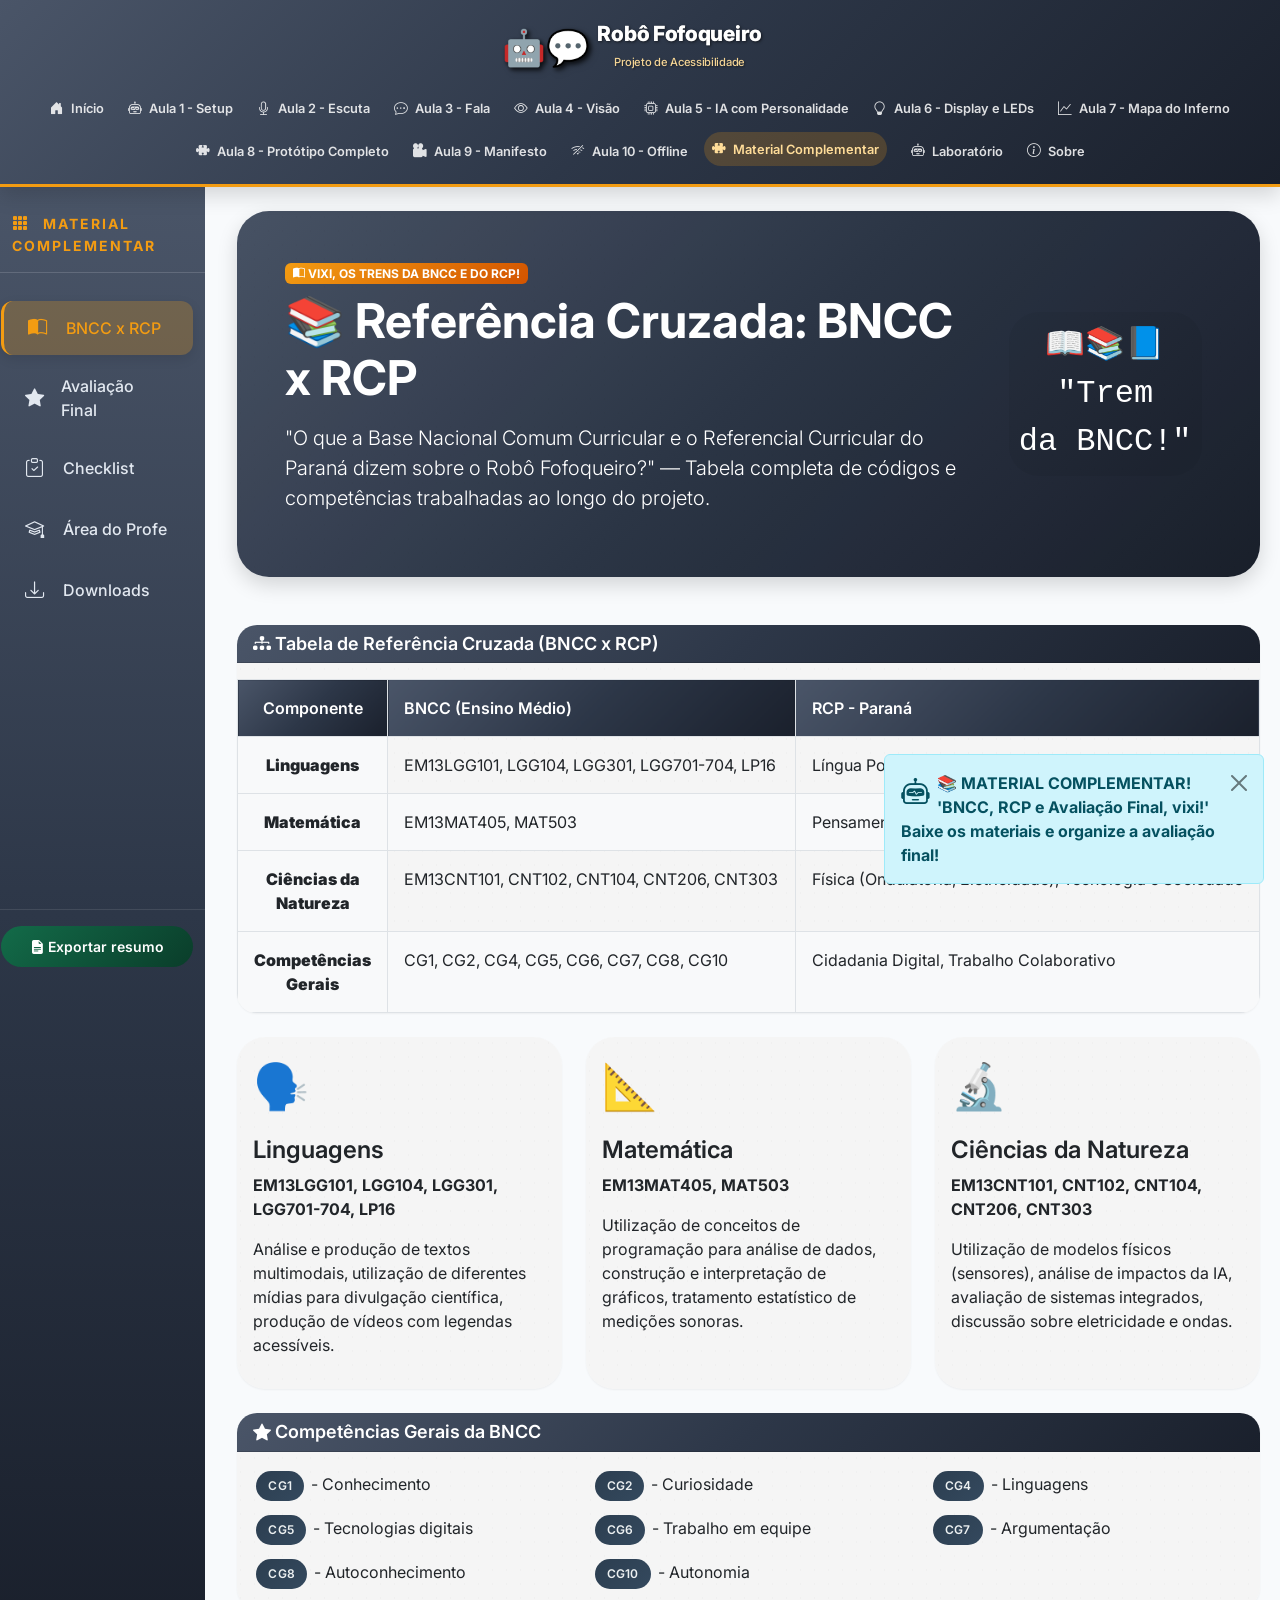
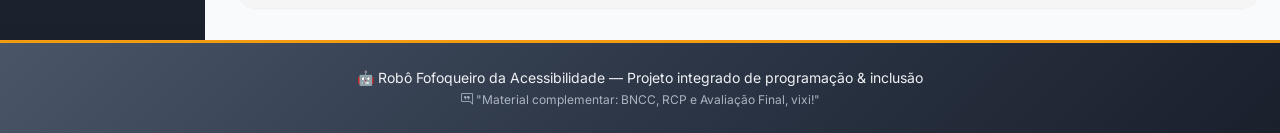
<file: pages/material_complementar.html>
<!DOCTYPE html>
<html lang="pt-BR">

<head>
  <meta charset="UTF-8">
  <meta name="viewport" content="width=device-width, initial-scale=1.0, user-scalable=yes">
  <title>Robô Fofoqueiro | Material Complementar</title>
  <link href="https://cdn.jsdelivr.net/npm/bootstrap@5.3.0-alpha1/dist/css/bootstrap.min.css" rel="stylesheet">
  <link rel="stylesheet" href="https://cdn.jsdelivr.net/npm/bootstrap-icons@1.11.3/font/bootstrap-icons.min.css">
  <link
    href="https://fonts.googleapis.com/css2?family=Inter:opsz,wght@14..32,300;14..32,400;14..32,600;14..32,700;14..32,800&display=swap"
    rel="stylesheet">
  <link rel="stylesheet" href="../assets/css/style.css">
</head>

<body>
  <nav class="navbar navbar-expand-lg menu-projeto-principal sticky-top">
    <div class="container-fluid px-4">
      <a class="navbar-brand d-flex align-items-center gap-2" href="../index.html">
        <span class="robo-icon-principal">🤖💬</span>
        <span class="brand-text-principal">Robô Fofoqueiro<br><small class="sub-brand-principal">Projeto de
            Acessibilidade</small></span>
      </a>
      <button class="navbar-toggler" type="button" data-bs-toggle="collapse" data-bs-target="#menuProjetoPrincipal"
        aria-controls="menuProjetoPrincipal" aria-expanded="false" aria-label="Toggle navigation">
        <span class="navbar-toggler-icon"></span>
      </button>
      <div class="collapse navbar-collapse" id="menuProjetoPrincipal">
        <ul class="navbar-nav ms-auto mb-2 mb-lg-0 gap-2">
          <li class="nav-item"><a class="nav-link" data-projeto-aba="inicio" href="../index.html"><i
                class="bi bi-house-door-fill"></i> Início</a></li>
          <li class="nav-item"><a class="nav-link" data-projeto-aba="aula1" href="aula_01.html"><i
                class="bi bi-robot"></i> Aula 1 - Setup</a></li>
          <li class="nav-item"><a class="nav-link" data-projeto-aba="aula2" href="aula_02.html"><i
                class="bi bi-mic"></i> Aula 2 - Escuta</a></li>
          <li class="nav-item"><a class="nav-link" data-projeto-aba="aula3" href="aula_03.html"><i
                class="bi bi-chat-dots"></i> Aula 3 - Fala</a></li>
          <li class="nav-item"><a class="nav-link" data-projeto-aba="aula4" href="aula_04.html"><i
                class="bi bi-eye"></i> Aula 4 - Visão</a></li>
          <li class="nav-item"><a class="nav-link" data-projeto-aba="aula5" href="aula_05.html"><i
                class="bi bi-cpu"></i> Aula 5 - IA com Personalidade</a></li>
          <li class="nav-item"><a class="nav-link" data-projeto-aba="aula6" href="aula_06.html"><i
                class="bi bi-lightbulb"></i> Aula 6 - Display e LEDs</a></li>
          <li class="nav-item"><a class="nav-link" data-projeto-aba="aula7" href="aula_07.html"><i
                class="bi bi-graph-up"></i> Aula 7 - Mapa do Inferno</a></li>
          <li class="nav-item"><a class="nav-link" data-projeto-aba="aula8" href="aula_08.html"><i
                class="bi bi-puzzle-fill"></i> Aula 8 - Protótipo Completo</a></li>
          <li class="nav-item"><a class="nav-link" data-projeto-aba="aula9" href="aula_09.html"><i
                class="bi bi-camera-reels-fill"></i> Aula 9 - Manifesto</a></li>
          <li class="nav-item"><a class="nav-link" data-projeto-aba="aula10" href="aula_10.html"><i
                class="bi bi-wifi-off"></i> Aula 10 - Offline</a></li>
          <li class="nav-item"><a class="nav-link active-projeto" data-projeto-aba="aula11" href="#"><i
                class="bi bi-puzzle-fill"></i> Material Complementar</a></li>
          <li class="nav-item">
            <li class="nav-item">
              <a
                class="nav-link"
                data-projeto-aba="laboratorio"
                href="laboratorio.html"
                ><i class="bi bi-robot"></i> Laboratório</a
              >
            </li>
            <a class="nav-link" data-projeto-aba="sobre" href="#"><i class="bi bi-info-circle"></i>
              Sobre</a></li>
        </ul>
      </div>
    </div>
  </nav>

  <div class="container-fluid main-layout">
    <div class="row">
      <aside class="col-lg-2 col-md-3 col-sm-4 sidebar-lateral px-0">
        <div class="sidebar-sticky">
          <div class="sidebar-header"><i class="bi bi-grid-3x3-gap-fill"></i> Material Complementar</div>
          <ul class="nav nav-pills flex-column mb-auto" id="sidebarMenu">
            <li class="nav-item"><a href="#" class="nav-link lateral-link active-lateral" data-lateral-aba="bncc_rcp"><i
                  class="bi bi-book-half"></i> BNCC x RCP</a></li>
            <li class="nav-item"><a href="#" class="nav-link lateral-link" data-lateral-aba="avaliacao"><i
                  class="bi bi-star-fill"></i> Avaliação Final</a></li>
            <li class="nav-item"><a href="#" class="nav-link lateral-link" data-lateral-aba="checklist"><i
                  class="bi bi-clipboard-check"></i> Checklist</a></li>
            <li class="nav-item"><a href="#" class="nav-link lateral-link" data-lateral-aba="professor"><i
                  class="bi bi-mortarboard"></i> Área do Profe</a></li>
            <li class="nav-item"><a href="#" class="nav-link lateral-link" data-lateral-aba="downloads"><i
                  class="bi bi-download"></i> Downloads</a></li>
          </ul>
          <div class="sidebar-footer"><button id="btnExportarMaterial" class="btn btn-download-lateral w-100"><i
                class="bi bi-file-earmark-text-fill"></i> Exportar resumo</button></div>
        </div>
      </aside>

      <main class="col-lg-10 col-md-9 col-sm-8 conteudo-principal py-4">
        <div id="conteudoBnccRcp" class="lateral-aba-conteudo active-lateral-aba">
          <div class="card border-0 shadow-lg mb-5 bg-degrade-header">
            <div class="card-body p-4 p-md-5">
              <div class="row align-items-center">
                <div class="col-md-9"><span class="badge bg-warning text-dark mb-2"><i class="bi bi-book-half"></i>
                    VIXI, OS TRENS DA BNCC E DO RCP!</span>
                  <h1 class="display-5 fw-bold">📚 Referência Cruzada: BNCC x RCP</h1>
                  <p class="lead mt-3">"O que a Base Nacional Comum Curricular e o Referencial Curricular do Paraná
                    dizem sobre o Robô Fofoqueiro?" — Tabela completa de códigos e competências trabalhadas ao longo do
                    projeto.</p>
                </div>
                <div class="col-md-3 text-center">
                  <div class="robo-ascii-animado">📖📚📘<br>"Trem<br>da BNCC!"</div>
                </div>
              </div>
            </div>
          </div>
          <div class="card border-0 shadow-sm mb-4">
            <div class="card-header bg-grafite text-white">
              <h5 class="mb-0"><i class="bi bi-diagram-3-fill"></i> Tabela de Referência Cruzada (BNCC x RCP)</h5>
            </div>
            <div class="card-body p-0">
              <div class="table-responsive">
                <table class="tabela-etapas mb-0">
                  <thead>
                    <tr>
                      <th>Componente</th>
                      <th>BNCC (Ensino Médio)</th>
                      <th>RCP - Paraná</th>
                    </tr>
                  </thead>
                  <tbody>
                    <tr>
                      <td><strong>Linguagens</strong></td>
                      <td>EM13LGG101, LGG104, LGG301, LGG701-704, LP16</td>
                      <td>Língua Portuguesa - Oralidade, Produção de texto</td>
                    </tr>
                    <tr>
                      <td><strong>Matemática</strong></td>
                      <td>EM13MAT405, MAT503</td>
                      <td>Pensamento Computacional, Estatística</td>
                    </tr>
                    <tr>
                      <td><strong>Ciências da Natureza</strong></td>
                      <td>EM13CNT101, CNT102, CNT104, CNT206, CNT303</td>
                      <td>Física (Ondulatória, Eletricidade), Tecnologia e Sociedade</td>
                    </tr>
                    <tr>
                      <td><strong>Competências Gerais</strong></td>
                      <td>CG1, CG2, CG4, CG5, CG6, CG7, CG8, CG10</td>
                      <td>Cidadania Digital, Trabalho Colaborativo</td>
                    </tr>
                  </tbody>
                </table>
              </div>
            </div>
          </div>
          <div class="row g-4 mb-4">
            <div class="col-md-6 col-lg-4">
              <div class="card h-100 border-0 shadow-sm etapa-card">
                <div class="card-body">
                  <div class="etapa-icon">🗣️</div>
                  <h3>Linguagens</h3>
                  <p><strong>EM13LGG101, LGG104, LGG301, LGG701-704, LP16</strong></p>
                  <p>Análise e produção de textos multimodais, utilização de diferentes mídias para divulgação
                    científica, produção de vídeos com legendas acessíveis.</p>
                </div>
              </div>
            </div>
            <div class="col-md-6 col-lg-4">
              <div class="card h-100 border-0 shadow-sm etapa-card">
                <div class="card-body">
                  <div class="etapa-icon">📐</div>
                  <h3>Matemática</h3>
                  <p><strong>EM13MAT405, MAT503</strong></p>
                  <p>Utilização de conceitos de programação para análise de dados, construção e interpretação de
                    gráficos, tratamento estatístico de medições sonoras.</p>
                </div>
              </div>
            </div>
            <div class="col-md-6 col-lg-4">
              <div class="card h-100 border-0 shadow-sm etapa-card">
                <div class="card-body">
                  <div class="etapa-icon">🔬</div>
                  <h3>Ciências da Natureza</h3>
                  <p><strong>EM13CNT101, CNT102, CNT104, CNT206, CNT303</strong></p>
                  <p>Utilização de modelos físicos (sensores), análise de impactos da IA, avaliação de sistemas
                    integrados, discussão sobre eletricidade e ondas.</p>
                </div>
              </div>
            </div>
          </div>
          <div class="card border-0 shadow-sm">
            <div class="card-header bg-grafite text-white">
              <h5 class="mb-0"><i class="bi bi-star-fill"></i> Competências Gerais da BNCC</h5>
            </div>
            <div class="card-body">
              <div class="row">
                <div class="col-md-4"><span class="badge-bncc">CG1</span> - Conhecimento</div>
                <div class="col-md-4"><span class="badge-bncc">CG2</span> - Curiosidade</div>
                <div class="col-md-4"><span class="badge-bncc">CG4</span> - Linguagens</div>
                <div class="col-md-4 mt-2"><span class="badge-bncc">CG5</span> - Tecnologias digitais</div>
                <div class="col-md-4 mt-2"><span class="badge-bncc">CG6</span> - Trabalho em equipe</div>
                <div class="col-md-4 mt-2"><span class="badge-bncc">CG7</span> - Argumentação</div>
                <div class="col-md-4 mt-2"><span class="badge-bncc">CG8</span> - Autoconhecimento</div>
                <div class="col-md-4 mt-2"><span class="badge-bncc">CG10</span> - Autonomia</div>
              </div>
            </div>
          </div>
        </div>

        <div id="conteudoAvaliacao" class="lateral-aba-conteudo">
          <div class="card border-0 shadow-lg mb-5 bg-degrade-header">
            <div class="card-body p-4 p-md-5">
              <div class="row align-items-center">
                <div class="col-md-9"><span class="badge bg-warning text-dark mb-2"><i class="bi bi-star-fill"></i>
                    VIXI, HORA DA AVALIAÇÃO!</span>
                  <h1 class="display-5 fw-bold">🎯 Sugestão de Avaliação Final do Projeto</h1>
                  <p class="lead mt-3">"Como avaliar o bagulho doido que a gente fez?" — Critérios, pesos e indicadores
                    para uma avaliação justa e completa do Robô Fofoqueiro.</p>
                </div>
                <div class="col-md-3 text-center">
                  <div class="robo-ascii-animado">📊📈📉<br>"Nota 10,<br>piá!"</div>
                </div>
              </div>
            </div>
          </div>
          <div class="card border-0 shadow-sm mb-4">
            <div class="card-header bg-grafite text-white">
              <h5 class="mb-0"><i class="bi bi-check2-square"></i> Matriz de Avaliação</h5>
            </div>
            <div class="card-body p-0">
              <div class="table-responsive">
                <table class="tabela-etapas mb-0">
                  <thead>
                    <tr>
                      <th>Critério</th>
                      <th>Peso</th>
                      <th>Indicadores</th>
                    </tr>
                  </thead>
                  <tbody>
                    <tr>
                      <td><strong>Funcionamento técnico</strong></td>
                      <td>30%</td>
                      <td>Todos os 10 módulos implementados e integrados</td>
                    </tr>
                    <tr>
                      <td><strong>Documentação</strong></td>
                      <td>20%</td>
                      <td>README, comentários no código, tutorial de instalação</td>
                    </tr>
                    <tr>
                      <td><strong>Vídeo de divulgação</strong></td>
                      <td>20%</td>
                      <td>Roteiro, manifesto, edição, legendas acessíveis</td>
                    </tr>
                    <tr>
                      <td><strong>Participação e colaboração</strong></td>
                      <td>15%</td>
                      <td>Diário de bordo, ajuda aos colegas, debates éticos</td>
                    </tr>
                    <tr>
                      <td><strong>Criatividade e irreverência</strong></td>
                      <td>15%</td>
                      <td>Memes originais, gírias paranaenses, personalidade única</td>
                    </tr>
                  </tbody>
                </table>
              </div>
            </div>
          </div>
          <div class="row g-4">
            <div class="col-md-6">
              <div class="card border-0 shadow-sm h-100">
                <div class="card-body">
                  <h5><i class="bi bi-trophy-fill"></i> Funcionamento técnico (30%)</h5>
                  <hr>
                  <p>Verifique se cada módulo está funcionando individualmente e se o menu integrado (Aula 8) chama
                    todos corretamente. Teste o modo automático.</p>
                  <div class="alert alert-info mt-2"><i class="bi bi-lightbulb"></i> <strong>Dica:</strong> Crie uma
                    rubrica simples: ✅ (100%), ⚠️ (50%), ❌ (0%).</div>
                </div>
              </div>
            </div>
            <div class="col-md-6">
              <div class="card border-0 shadow-sm h-100">
                <div class="card-body">
                  <h5><i class="bi bi-file-earmark-text-fill"></i> Documentação (20%)</h5>
                  <hr>
                  <p>README gerado (Aula 8), comentários no código com linguagem coloquial, tutorial de instalação (Aula
                    10).</p>
                  <div class="alert alert-success mt-2"><i class="bi bi-check-circle"></i> <strong>Dica:</strong> Peça
                    que cada grupo gere o README e o tutorial PDF.</div>
                </div>
              </div>
            </div>
            <div class="col-md-6">
              <div class="card border-0 shadow-sm h-100">
                <div class="card-body">
                  <h5><i class="bi bi-camera-reels-fill"></i> Vídeo de divulgação (20%)</h5>
                  <hr>
                  <p>Roteiro seguido, manifesto do robô (6 frases), edição com legendas acessíveis, duração entre 2 e 3
                    minutos.</p>
                  <div class="alert alert-warning mt-2"><i class="bi bi-exclamation-triangle"></i>
                    <strong>Dica:</strong> Use o gerador de roteiro da Aula 9 para padronizar.
                  </div>
                </div>
              </div>
            </div>
            <div class="col-md-6">
              <div class="card border-0 shadow-sm h-100 bg-inclusao">
                <div class="card-body">
                  <h5><i class="bi bi-people-fill"></i> Participação e colaboração (15%)</h5>
                  <hr>
                  <p>Diário de bordo individual, registro de ajuda aos colegas, participação nos debates éticos sobre IA
                    e acessibilidade.</p>
                  <div class="alert alert-secondary mt-2"><i class="bi bi-journal-bookmark-fill"></i>
                    <strong>Dica:</strong> Peça autoavaliação e avaliação entre pares.
                  </div>
                </div>
              </div>
            </div>
          </div>
          <div class="card border-0 shadow-sm mt-4">
            <div class="card-header bg-grafite text-white">
              <h5 class="mb-0"><i class="bi bi-calculator-fill"></i> Tabela de Conversão - Nota Final</h5>
            </div>
            <div class="card-body">
              <div class="table-responsive">
                <table class="tabela-etapas">
                  <thead>
                    <tr>
                      <th>Pontuação (%)</th>
                      <th>Conceito</th>
                      <th>Descrição</th>
                    </tr>
                  </thead>
                  <tbody>
                    <tr>
                      <td>90% - 100%</td>
                      <td><span class="badge bg-success">Excelente (A)</span></td>
                      <td>Robô completo, documentação impecável, vídeo criativo</td>
                    </tr>
                    <tr>
                      <td>75% - 89%</td>
                      <td><span class="badge bg-primary">Bom (B)</span></td>
                      <td>Funciona bem, mas falta algum detalhe</td>
                    </tr>
                    <tr>
                      <td>60% - 74%</td>
                      <td><span class="badge bg-warning text-dark">Regular (C)</span></td>
                      <td>Funciona parcialmente, documentação incompleta</td>
                    </tr>
                    <tr>
                      <td>0% - 59%</td>
                      <td><span class="badge bg-danger">Insuficiente (D)</span></td>
                      <td>Precisa refazer partes importantes</td>
                    </tr>
                  </tbody>
                </table>
              </div>
            </div>
          </div>
        </div>

        <div id="conteudoChecklist" class="lateral-aba-conteudo">
          <div class="row">
            <div class="col-lg-7">
              <div class="card shadow border-0 mb-4">
                <div class="card-header bg-degrade-verde text-white">
                  <h4 class="mb-0"><i class="bi bi-check2-square"></i> Checklist de Conclusão do Projeto</h4>
                </div>
                <div class="card-body">
                  <ul class="checklist-personalizado list-unstyled">
                    <li><i class="bi bi-square"></i> Todos os 10 módulos implementados e funcionando?</li>
                    <li><i class="bi bi-square"></i> Menu integrado (Aula 8) com opções 0-9?</li>
                    <li><i class="bi bi-square"></i> Modo automático executando ciclo completo sem erros?</li>
                    <li><i class="bi bi-square"></i> README do projeto gerado (Aula 8)?</li>
                    <li><i class="bi bi-square"></i> Código comentado com gírias paranaenses?</li>
                    <li><i class="bi bi-square"></i> Vídeo de 2-3 minutos com manifesto e legendas?</li>
                    <li><i class="bi bi-square"></i> Versão offline testada (Vosk + Markov + PyInstaller)?</li>
                    <li><i class="bi bi-square"></i> Tutorial PDF de instalação entregue?</li>
                    <li><i class="bi bi-square"></i> Diário de bordo atualizado com reflexões?</li>
                    <li><i class="bi bi-square"></i> Participou da autoavaliação e debate final?</li>
                  </ul>
                  <div class="progress mt-3 progress-checklist">
                    <div id="progressChecklist" class="progress-bar bg-success" style="width: 0%"></div>
                  </div><button id="simularProgresso" class="btn btn-outline-success btn-sm mt-3"><i
                      class="bi bi-arrow-repeat"></i> Simular progresso (marca todos ✅)</button>
                </div>
              </div>
            </div>
            <div class="col-lg-5">
              <div class="card border-0 shadow bg-laranja-alerta text-dark">
                <div class="card-body">
                  <h5><i class="bi bi-exclamation-triangle-fill"></i> Prazos & alertas</h5>
                  <p><strong>Entrega final do projeto:</strong> 30/04/2026</p>
                  <p><strong>Apresentação dos vídeos:</strong> Última semana de abril</p>
                  <hr class="hr-alerta">
                  <div class="d-flex align-items-center gap-2"><i class="bi bi-robot fs-1"></i><span>Dica: "Se o
                      checklist ficar vermelho, chama o parça e revisa os módulos!"</span></div>
                </div>
              </div>
            </div>
          </div>
        </div>

        <div id="conteudoProfessor" class="lateral-aba-conteudo">
          <div class="card shadow border-0 mb-4 overflow-hidden">
            <div class="row g-0">
              <div class="col-md-8">
                <div class="card-body">
                  <div class="d-flex gap-2 align-items-center mb-2"><i class="bi bi-chalkboard fs-1"></i>
                    <h2 class="card-title">Material Complementar - Docente</h2>
                  </div>
                  <p><strong>Códigos BNCC:</strong> EM13LGG101, EM13LGG701, EM13MAT405, EM13CNT101, EM13CNT102,
                    EM13CNT104, EM13CNT206, EM13CNT303</p>
                  <p><strong>RCP - Paraná:</strong> Língua Portuguesa (Oralidade), Pensamento Computacional,
                    Estatística, Física (Ondulatória, Eletricidade), Cidadania Digital, Trabalho Colaborativo</p>
                  <hr class="hr-professor">
                  <h5><i class="bi bi-stars"></i> Dicas para avaliação final</h5>
                  <ul>
                    <li>Organize uma "feira de robôs" onde cada grupo apresenta seu protótipo funcionando.</li>
                    <li>Use a matriz de avaliação para dar transparência aos critérios.</li>
                    <li>Incentive autoavaliação e avaliação entre pares (peer review).</li>
                    <li>Para grupos com dificuldade, permita refinamentos até a data final.</li>
                    <li>Compartilhe os vídeos em um canal da escola (YouTube, Teams, WhatsApp).</li>
                    <li>Registre os melhores memes e gírias criadas pelos alunos.</li>
                  </ul><button id="btnExportarDicas" class="btn btn-outline-primary mt-2"><i class="bi bi-download"></i>
                    Exportar dicas</button>
                </div>
              </div>
              <div
                class="col-md-4 bg-grafite-claro d-flex flex-column align-items-center justify-content-center p-4 text-center">
                <div class="icone-prof">👩‍🏫🧑‍🏫</div>
                <p class="mt-2 fw-bold">Kit do Professor</p><button id="simularChamada"
                  class="btn btn-warning w-100 mt-2"><i class="bi bi-mic"></i> Chamada interativa</button>
              </div>
            </div>
          </div>
        </div>

        <div id="conteudoDownloads" class="lateral-aba-conteudo">
          <div class="card border-0 shadow-lg mb-4">
            <div class="card-header bg-grafite text-white">
              <h4 class="mb-0"><i class="bi bi-download"></i> Material para Download</h4>
            </div>
            <div class="card-body">
              <div class="row g-4">
                <div class="col-md-6">
                  <div class="card h-100 border-0 shadow-sm etapa-card text-center">
                    <div class="card-body">
                      <div class="etapa-icon">📊</div>
                      <h5>Tabela BNCC x RCP</h5>
                      <p class="small">Referência cruzada completa</p><button id="btnDownloadBncc"
                        class="btn btn-outline-primary mt-2"><i class="bi bi-file-earmark-text-fill"></i>
                        Baixar</button>
                    </div>
                  </div>
                </div>
                <div class="col-md-6">
                  <div class="card h-100 border-0 shadow-sm etapa-card text-center">
                    <div class="card-body">
                      <div class="etapa-icon">🎯</div>
                      <h5>Matriz de Avaliação</h5>
                      <p class="small">Critérios, pesos e indicadores</p><button id="btnDownloadAvaliacao"
                        class="btn btn-outline-primary mt-2"><i class="bi bi-file-earmark-text-fill"></i>
                        Baixar</button>
                    </div>
                  </div>
                </div>
                <div class="col-md-6">
                  <div class="card h-100 border-0 shadow-sm etapa-card text-center">
                    <div class="card-body">
                      <div class="etapa-icon">📋</div>
                      <h5>Checklist de Conclusão</h5>
                      <p class="small">Para alunos e grupos</p><button id="btnDownloadChecklist"
                        class="btn btn-outline-primary mt-2"><i class="bi bi-file-earmark-text-fill"></i>
                        Baixar</button>
                    </div>
                  </div>
                </div>
                <div class="col-md-6">
                  <div class="card h-100 border-0 shadow-sm etapa-card text-center bg-inclusao">
                    <div class="card-body">
                      <div class="etapa-icon">📜</div>
                      <h5>Resumo do Projeto</h5>
                      <p class="small">Informações completas do Robô Fofoqueiro</p><button id="btnDownloadResumo"
                        class="btn btn-outline-primary mt-2"><i class="bi bi-file-earmark-text-fill"></i>
                        Baixar</button>
                    </div>
                  </div>
                </div>
              </div>
            </div>
          </div>
        </div>
      </main>
    </div>
  </div>

  <footer class="footer-custom">
    <div class="container-fluid">
      <p class="mb-0">🤖 Robô Fofoqueiro da Acessibilidade — Projeto integrado de programação & inclusão</p><small><i
          class="bi bi-chat-right-quote"></i> "Material complementar: BNCC, RCP e Avaliação Final, vixi!"</small>
    </div>
  </footer>

  <script src="https://cdn.jsdelivr.net/npm/bootstrap@5.3.0-alpha1/dist/js/bootstrap.bundle.min.js"></script>
  <script src="../assets/js/script.js"></script>
</body>

</html>
</file>
<file: assets/css/style.css>
/* ===================================================================
   STYLE.CSS - Robô Fofoqueiro (Arquivo Principal)
   ===================================================================
   Este arquivo importa todos os módulos CSS do projeto.
   ===================================================================
*/

/* Importa todos os módulos CSS */
@import url("base.css");
@import url("components.css");
@import url("pages.css");
@import url("simulators.css");

/* ===================================================================
   NOTA: Para desenvolvimento local, certifique-se que todos os 
   arquivos CSS estão na mesma pasta:
   
   assets/css/
   ├── style.css      (este arquivo - principal)
   ├── base.css       (variáveis, reset, tipografia)
   ├── components.css (menus, cards, botões, tabs)
   ├── pages.css      (estilos específicos por página)
   └── simulators.css (simuladores interativos)
   ===================================================================
*/

/* ===================================================================
   MENU SUPERIOR - RESPONSIVO E ORGANIZADO
   ===================================================================
*/

.menu-projeto-principal {
  background: var(--grad-grafite);
  box-shadow: var(--shadow-lg);
  padding: var(--spacing-sm) 0;
  border-bottom: 3px solid #f39c12;
  position: sticky;
  top: 0;
  z-index: var(--z-sticky);
}

.menu-projeto-principal .container-fluid {
  display: flex;
  flex-direction: column;
  align-items: center;
  gap: 0.5rem;
  padding: 0.5rem 1rem;
}

/* Logo / Brand */
.menu-projeto-principal .navbar-brand {
  color: var(--branco) !important;
  font-weight: 800;
  text-shadow: 2px 2px 4px rgba(0, 0, 0, 0.5);
  letter-spacing: -0.3px;
  margin-bottom: 0.25rem;
  text-align: center;
  width: auto;
}

/* Botão Toggler - Mobile */
.menu-projeto-principal .navbar-toggler {
  background-color: rgba(255, 255, 255, 0.15);
  border: 1px solid rgba(255, 255, 255, 0.3);
  margin-bottom: 0.5rem;
  transition: all var(--transition-base);
}

.menu-projeto-principal .navbar-toggler:hover {
  background-color: rgba(243, 156, 18, 0.3);
  border-color: #f39c12;
}

.menu-projeto-principal .navbar-toggler-icon {
  background-image: url("data:image/svg+xml,%3csvg xmlns='http://www.w3.org/2000/svg' viewBox='0 0 30 30'%3e%3cpath stroke='rgba%28255, 255, 255, 0.85%29' stroke-linecap='round' stroke-miterlimit='10' stroke-width='2' d='M4 7h22M4 15h22M4 23h22'/%3e%3c/svg%3e");
}

/* Navegação colapsável */
.menu-projeto-principal .navbar-collapse {
  width: 100%;
  transition: all var(--transition-slow);
}

.menu-projeto-principal .navbar-nav {
  display: flex;
  flex-wrap: wrap;
  justify-content: center;
  gap: 0.3rem;
  margin: 0;
  padding: 0;
  list-style: none;
  width: 100%;
}

.menu-projeto-principal .nav-item {
  margin: 0;
}

.menu-projeto-principal .nav-link {
  color: rgba(255, 255, 255, 0.85) !important;
  font-weight: 600;
  border-radius: var(--border-radius-pill);
  transition: all var(--transition-base);
  padding: 0.5rem 0.9rem;
  font-size: 0.85rem;
  white-space: nowrap;
}

.menu-projeto-principal .nav-link i {
  margin-right: 6px;
  font-size: 0.9rem;
}

.menu-projeto-principal .nav-link:hover,
.menu-projeto-principal .nav-link.active-projeto {
  background: rgba(243, 156, 18, 0.2);
  color: #ffdd99 !important;
  transform: translateY(-2px);
}

/* ====== RESPONSIVIDADE DO MENU ====== */

/* Desktop Grande (até 1400px) - mantém em linha com scroll suave */
@media (max-width: 1400px) {
  .menu-projeto-principal .navbar-nav {
    gap: 0.2rem;
  }

  .menu-projeto-principal .nav-link {
    padding: 0.45rem 0.7rem;
    font-size: 0.8rem;
  }

  .menu-projeto-principal .nav-link i {
    font-size: 0.85rem;
    margin-right: 4px;
  }
}

/* Desktop Médio (até 1200px) - compacta ainda mais */
@media (max-width: 1200px) {
  .menu-projeto-principal .navbar-nav {
    gap: 0.15rem;
  }

  .menu-projeto-principal .nav-link {
    padding: 0.4rem 0.6rem;
    font-size: 0.75rem;
  }

  .menu-projeto-principal .nav-link i {
    font-size: 0.8rem;
  }

  .brand-text-principal {
    font-size: 1rem;
  }

  .sub-brand-principal {
    font-size: 0.6rem;
  }

  .robo-icon-principal {
    font-size: 1.6rem;
  }
}

/* Tablet (até 992px) - começa a embrulhar itens em múltiplas linhas */
@media (max-width: 992px) {
  .menu-projeto-principal .container-fluid {
    padding: 0.5rem 0.75rem;
  }

  .menu-projeto-principal .navbar-nav {
    flex-wrap: wrap;
    justify-content: center;
    gap: 0.25rem;
    max-width: 100%;
  }

  .menu-projeto-principal .nav-link {
    padding: 0.35rem 0.55rem;
    font-size: 0.7rem;
    white-space: nowrap;
  }

  .menu-projeto-principal .nav-link i {
    font-size: 0.75rem;
    margin-right: 3px;
  }
}

/* Mobile Grande (até 768px) - menu colapsável ativado */
@media (max-width: 768px) {
  .menu-projeto-principal .container-fluid {
    flex-direction: row;
    flex-wrap: wrap;
    justify-content: space-between;
    align-items: center;
  }

  .menu-projeto-principal .navbar-brand {
    margin-bottom: 0;
    flex-direction: row;
    align-items: center;
    gap: 0.5rem;
  }

  .menu-projeto-principal .navbar-toggler {
    display: block;
  }

  .menu-projeto-principal .navbar-collapse {
    display: none;
    width: 100%;
    order: 3;
    margin-top: 0.75rem;
  }

  .menu-projeto-principal .navbar-collapse.show {
    display: block;
  }

  .menu-projeto-principal .navbar-nav {
    flex-direction: column;
    align-items: center;
    gap: 0.35rem;
    width: 100%;
  }

  .menu-projeto-principal .nav-item {
    width: 100%;
    text-align: center;
  }

  .menu-projeto-principal .nav-link {
    display: inline-block;
    width: auto;
    min-width: 180px;
    text-align: center;
    white-space: normal;
    word-break: keep-all;
    padding: 0.5rem 1rem;
    font-size: 0.85rem;
  }

  .menu-projeto-principal .nav-link i {
    font-size: 0.9rem;
    margin-right: 8px;
  }

  .brand-text-principal {
    font-size: 1rem;
  }

  .sub-brand-principal {
    font-size: 0.65rem;
  }

  .robo-icon-principal {
    font-size: 1.6rem;
  }
}

/* Mobile Pequeno (até 576px) - ajustes finos */
@media (max-width: 576px) {
  .menu-projeto-principal .container-fluid {
    padding: 0.5rem;
  }

  .menu-projeto-principal .navbar-brand {
    gap: 0.35rem;
  }

  .brand-text-principal {
    font-size: 0.85rem;
  }

  .sub-brand-principal {
    font-size: 0.55rem;
  }

  .robo-icon-principal {
    font-size: 1.4rem;
  }

  .menu-projeto-principal .nav-link {
    min-width: 150px;
    font-size: 0.75rem;
    padding: 0.4rem 0.8rem;
  }

  .menu-projeto-principal .nav-link i {
    font-size: 0.8rem;
  }
}

/* Mobile Extra Pequeno (até 400px) */
@media (max-width: 400px) {
  .menu-projeto-principal .navbar-brand {
    flex-direction: column;
    text-align: center;
  }

  .brand-text-principal {
    font-size: 0.8rem;
    text-align: center;
  }

  .sub-brand-principal {
    font-size: 0.5rem;
  }

  .menu-projeto-principal .nav-link {
    min-width: 130px;
    font-size: 0.7rem;
    padding: 0.35rem 0.6rem;
  }

  .menu-projeto-principal .nav-link i {
    font-size: 0.75rem;
  }
}

/* Suporte para telas muito pequenas (320px) */
@media (max-width: 320px) {
  .menu-projeto-principal .nav-link {
    min-width: 110px;
    font-size: 0.65rem;
    padding: 0.3rem 0.5rem;
  }
}

/* ===================================================================
   MARCA/LOGO
   ===================================================================
*/

.brand-text-principal {
  font-size: 1.3rem;
  line-height: 1.2;
  display: inline-block;
  background: linear-gradient(135deg, #ffffff 0%, #f0f0f0 100%);
  background-clip: text;
  -webkit-background-clip: text;
  color: var(--branco) !important;
  text-shadow: 1px 1px 3px rgba(0, 0, 0, 0.6);
  font-weight: 800;
}

.brand-text-principal span {
  color: #ffffff !important;
  background: none !important;
  text-shadow: 2px 2px 6px rgba(0, 0, 0, 0.7);
}

.sub-brand-principal {
  font-size: 0.7rem;
  opacity: 0.95;
  font-weight: 500;
  color: #ffdd99 !important;
  text-shadow: 1px 1px 2px rgba(0, 0, 0, 0.5);
}

.robo-icon-principal {
  font-size: 2.2rem;
  filter: drop-shadow(2px 2px 2px rgba(0, 0, 0, 0.5));
  color: #f39c12;
}

.navbar-brand {
  display: flex;
  align-items: center;
  gap: var(--spacing-md);
  flex-wrap: wrap;
}

.navbar-brand>div {
  display: flex;
  flex-direction: column;
}

/* ===================================================================
   AULA 6 - DISPLAY LCD E LEDs (Estilos Específicos)
   ===================================================================
*/

/* Display LCD Simulado */
#displayLcdSimulado {
  font-family: "Courier New", monospace;
  font-size: 1.2rem;
  background-color: #0d1117 !important;
  color: #00ff9d !important;
  border: 2px solid #2d3748 !important;
  box-shadow: inset 0 0 10px rgba(0, 255, 157, 0.2);
  letter-spacing: 1px;
}

#displayLcdSimulado br {
  display: none;
}

/* LED RGB Simulado */
#ledRgbSimulado {
  background: linear-gradient(135deg, #1a1a2e, #0f0f1a) !important;
  border-radius: 16px !important;
  border: 1px solid rgba(255, 255, 255, 0.1);
}

#ledLuz {
  transition: all 0.2s ease;
  box-shadow: 0 0 10px rgba(0, 0, 0, 0.5);
}

#ledLuz.led-vermelho {
  background: #ff0000 !important;
  box-shadow:
    0 0 20px #ff0000,
    0 0 40px rgba(255, 0, 0, 0.5);
}

#ledLuz.led-verde {
  background: #00ff00 !important;
  box-shadow:
    0 0 20px #00ff00,
    0 0 40px rgba(0, 255, 0, 0.5);
}

#ledLuz.led-azul {
  background: #0000ff !important;
  box-shadow:
    0 0 20px #0000ff,
    0 0 40px rgba(0, 0, 255, 0.5);
}

#ledLuz.led-amarelo {
  background: #ffff00 !important;
  box-shadow:
    0 0 20px #ffff00,
    0 0 40px rgba(255, 255, 0, 0.5);
}

#ledLuz.led-roxo {
  background: #ff00ff !important;
  box-shadow:
    0 0 20px #ff00ff,
    0 0 40px rgba(255, 0, 255, 0.5);
}

#ledLuz.led-ciano {
  background: #00ffff !important;
  box-shadow:
    0 0 20px #00ffff,
    0 0 40px rgba(0, 255, 255, 0.5);
}

#ledLuz.led-desligado {
  background: #333333 !important;
  box-shadow: none;
}

/* Status do LED */
#ledStatus {
  font-size: 0.9rem;
  font-weight: 500;
  margin-top: 10px;
}

/* Botões do simulador de som */
#btnSomSilencio:hover,
#btnSomNormal:hover,
#btnSomAlto:hover,
#btnSomMuitoAlto:hover {
  transform: translateY(-2px);
  transition: all 0.2s ease;
}

#btnSomSilencio:active,
#btnSomNormal:active,
#btnSomAlto:active,
#btnSomMuitoAlto:active {
  transform: scale(0.96);
}

/* Botão de teste aleatório */
#btnTesteAleatorio {
  background: linear-gradient(135deg, #667eea, #764ba2);
  border: none;
  transition: all 0.2s ease;
  padding: 10px 24px;
  font-weight: 600;
}

#btnTesteAleatorio:hover {
  transform: scale(1.02);
  background: linear-gradient(135deg, #5a67d8, #6b46c1);
  box-shadow: 0 4px 15px rgba(102, 126, 234, 0.4);
}

#btnTesteAleatorio:active {
  transform: scale(0.98);
}

/* Animação de pisca do LED */
@keyframes ledPisca {

  0%,
  100% {
    opacity: 1;
    transform: scale(1);
  }

  50% {
    opacity: 0.5;
    transform: scale(0.95);
  }
}

.led-piscando {
  animation: ledPisca 0.3s ease-in-out 3;
}

/* Card do simulador */
#conteudoSimulador .card {
  border-radius: 24px;
  overflow: hidden;
}

#conteudoSimulador .card-header {
  background: linear-gradient(135deg, #2d3748, #1a202c);
  border-bottom: 2px solid #f39c12;
}

/* Área do simulador */
.simulador-fala {
  background: linear-gradient(135deg, #f8f9fa, #e9ecef);
  border-radius: 20px;
  transition: all 0.3s ease;
}

.simulador-fala:hover {
  box-shadow: 0 8px 30px rgba(0, 0, 0, 0.1);
}

/* Robô ASCII animado */
.robo-ascii-animado {
  font-size: 2rem;
  font-family: monospace;
  background: rgba(0, 0, 0, 0.05);
  border-radius: 30px;
  padding: 10px;
  display: inline-block;
  animation: floatRobo 3s infinite;
}

@keyframes floatRobo {

  0%,
  100% {
    transform: translateY(0px);
  }

  50% {
    transform: translateY(-8px);
  }
}

/* Alertas customizados */
.alert-warning {
  background: linear-gradient(135deg, #fef3c7, #fde68a);
  border: none;
  border-left: 4px solid #d97706;
  border-radius: 12px;
}

/* Responsividade para Aula 6 */
@media (max-width: 768px) {
  #displayLcdSimulado {
    font-size: 0.8rem !important;
    padding: 12px !important;
  }

  #ledLuz {
    width: 45px !important;
    height: 45px !important;
  }

  .robo-ascii-animado {
    font-size: 1.2rem;
  }

  #btnSomSilencio,
  #btnSomNormal,
  #btnSomAlto,
  #btnSomMuitoAlto {
    font-size: 0.7rem;
    padding: 6px 8px;
  }
}

@media (max-width: 576px) {
  #displayLcdSimulado {
    font-size: 0.65rem !important;
    padding: 8px !important;
  }

  #ledLuz {
    width: 35px !important;
    height: 35px !important;
  }

  .simulador-fala {
    padding: 16px !important;
  }

  #btnTesteAleatorio {
    font-size: 0.8rem;
    padding: 8px 16px;
  }
}

/* ===================================================================
   AULA 4 - VISÃO COMPUTACIONAL (Estilos Adicionais)
   ===================================================================
*/

/* Simulador de QR Code */
#qrCodeDisplay {
  min-height: 200px;
  display: flex;
  align-items: center;
  justify-content: center;
  transition: all var(--transition-slow);
}

#qrCodeDisplay img {
  max-width: 200px;
  height: auto;
  border-radius: var(--border-radius-md);
  box-shadow: var(--shadow-md);
  animation: fadeInScale 0.3s ease;
}

@keyframes fadeInScale {
  from {
    opacity: 0;
    transform: scale(0.9);
  }

  to {
    opacity: 1;
    transform: scale(1);
  }
}

/* Botão Gerar QR Code */
#btnGerarQRCode {
  background: var(--grad-verde);
  border: none;
  transition: all var(--transition-base);
  font-weight: 500;
}

#btnGerarQRCode:hover:not(:disabled) {
  transform: scale(1.02);
  background: var(--grad-verde-hover);
  box-shadow: var(--shadow-md);
}

#btnGerarQRCode:active {
  transform: scale(0.98);
}

/* Botão Baixar QR Code */
#btnBaixarQRCode {
  transition: all var(--transition-base);
  font-weight: 500;
}

#btnBaixarQRCode:not(:disabled):hover {
  transform: translateY(-2px);
  background: var(--grad-grafite);
  border-color: var(--grafite-medio);
  color: var(--branco);
  box-shadow: var(--shadow-md);
}

#btnBaixarQRCode:disabled {
  opacity: 0.5;
  cursor: not-allowed;
}

/* Botões de exemplo QR Code - Estilos harmonizados com a paleta do projeto */
.btn-qr-pronto {
  background: linear-gradient(135deg, #2d3748, #1a202c);
  color: var(--branco);
  border: none;
  transition: all var(--transition-base);
  font-size: 0.8rem;
  border-radius: var(--border-radius-pill);
  padding: 0.4rem 0.8rem;
  font-weight: 500;
}

.btn-qr-pronto:hover {
  transform: translateY(-2px);
  background: linear-gradient(135deg, #4a5568, #2d3748);
  color: var(--branco);
  box-shadow: 0 4px 12px rgba(0, 0, 0, 0.3);
}

.btn-qr-pronto:active {
  transform: scale(0.96);
}

/* Simulador de Detecção de Mãos */
#simularMao {
  background: linear-gradient(135deg, #e74c3c, #c0392b);
  border: none;
  transition: all var(--transition-base);
  font-weight: 500;
  border-radius: var(--border-radius-pill);
}

#simularMao:hover {
  transform: scale(1.02);
  background: linear-gradient(135deg, #c0392b, #a93226);
  box-shadow: var(--shadow-md);
}

#simularMao:active {
  transform: scale(0.98);
}

#resultadoMao {
  transition: all var(--transition-slow);
  min-height: 180px;
  display: flex;
  align-items: center;
  justify-content: center;
  flex-direction: column;
}

/* Animação de mão detectada */
@keyframes maoDetectadaAnim {
  0% {
    transform: scale(1);
    opacity: 1;
  }

  50% {
    transform: scale(1.08);
    opacity: 0.8;
  }

  100% {
    transform: scale(1);
    opacity: 1;
  }
}

.mao-detetada {
  animation: maoDetectadaAnim 0.4s ease;
}

/* Texto do QR Code input */
#textoQRCode {
  border-radius: var(--border-radius-md);
  border: 1px solid #cbd5e0;
  transition: all var(--transition-base);
}

#textoQRCode:focus {
  border-color: #f39c12;
  box-shadow: 0 0 0 3px rgba(243, 156, 18, 0.25);
  outline: none;
}

/* Tabela de dedos para a aula 4 */
.tabela-dedos {
  width: 100%;
  border-collapse: collapse;
  margin: var(--spacing-md) 0;
  border-radius: var(--border-radius-md);
  overflow: hidden;
}

.tabela-dedos th,
.tabela-dedos td {
  border: 1px solid #dee2e6;
  padding: 10px;
  text-align: center;
}

.tabela-dedos th {
  background: var(--grad-grafite);
  color: var(--branco);
  font-weight: 600;
}

.tabela-dedos tr:nth-child(even) {
  background-color: #f8f9fa;
}

/* Landmarks da mão */
.hand-landmark {
  display: inline-block;
  width: 8px;
  height: 8px;
  background-color: #e74c3c;
  border-radius: 50%;
  margin: 0 2px;
}

.hand-connection {
  display: inline-block;
  width: 15px;
  height: 2px;
  background-color: #f39c12;
  margin: 0 1px;
}

/* Webcam pulse indicator */
@keyframes webcamPulse {

  0%,
  100% {
    box-shadow: 0 0 0 0 rgba(46, 204, 113, 0.4);
  }

  50% {
    box-shadow: 0 0 0 8px rgba(46, 204, 113, 0);
  }
}

.webcam-ativa {
  animation: webcamPulse 1.5s infinite;
  border-radius: 50%;
  display: inline-block;
  width: 12px;
  height: 12px;
  background-color: #2ecc71;
}

/* Log de fofocas QR */
#logFofocasQR {
  max-height: 200px;
  overflow-y: auto;
  font-size: var(--font-size-sm);
  background: var(--branco);
  border-radius: var(--border-radius-md);
  padding: var(--spacing-md);
}

/* Responsividade para Aula 4 */
@media (max-width: 768px) {
  .btn-qr-pronto {
    font-size: 0.7rem;
    padding: 0.35rem 0.7rem;
  }

  #qrCodeDisplay img {
    max-width: 150px;
  }

  .tabela-dedos {
    font-size: 0.8rem;
  }

  .tabela-dedos th,
  .tabela-dedos td {
    padding: 6px;
  }
}

@media (max-width: 576px) {
  .btn-qr-pronto {
    font-size: 0.65rem;
    padding: 0.3rem 0.6rem;
  }

  #qrCodeDisplay img {
    max-width: 120px;
  }

  #resultadoMao .display-1 {
    font-size: 2rem;
  }

  .tabela-dedos {
    display: block;
    overflow-x: auto;
  }
}

/* Estilo para o card de QR Code */
#qrCodeContainer {
  transition: all var(--transition-slow);
  background: linear-gradient(135deg, #f8f9fa, #e9ecef) !important;
  border-radius: var(--border-radius-lg) !important;
  box-shadow: var(--shadow-sm);
}

#qrCodeContainer:hover {
  box-shadow: var(--shadow-md);
}

/* Estilo para o container do simulador de visão */
.simulador-visao {
  background: linear-gradient(135deg, #1a1a2e, #16213e);
  border-radius: var(--border-radius-lg);
  padding: var(--spacing-lg);
  color: var(--branco);
}

.webcam-placeholder {
  background: #0d1117;
  border-radius: var(--border-radius-md);
  min-height: 300px;
  display: flex;
  align-items: center;
  justify-content: center;
  border: 2px dashed var(--grafite-claro);
}

/* Cards de conceitos da aula 4 */
#conteudoConceitos .alert-secondary {
  background: #e9ecef;
  border: none;
  transition: all var(--transition-base);
  border-radius: var(--border-radius-md);
}

#conteudoConceitos .alert-secondary:hover {
  transform: translateY(-2px);
  box-shadow: var(--shadow-sm);
  background: #dee2e6;
}

/* Badge de QR Code */
.badge-qr {
  background: linear-gradient(135deg, #667eea, #764ba2);
  color: white;
  padding: 4px 10px;
  border-radius: var(--border-radius-pill);
  font-size: 0.7rem;
  font-weight: 600;
}

/* Indicador de detecção ativa */
.deteccao-ativa {
  position: relative;
}

.deteccao-ativa::after {
  content: "🔴";
  position: absolute;
  top: -5px;
  right: -5px;
  font-size: 12px;
  animation: blinkRed 1s infinite;
}

@keyframes blinkRed {

  0%,
  100% {
    opacity: 1;
  }

  50% {
    opacity: 0.3;
  }
}

/* Animações extras */
@keyframes escalaPulse {
  0% {
    transform: scale(1);
  }

  50% {
    transform: scale(1.05);
  }

  100% {
    transform: scale(1);
  }
}

.escala-pulse {
  animation: escalaPulse 0.3s ease;
}

/* Toast de sucesso */
.toast-sucesso-checklist {
  position: relative;
  z-index: 100;
  border-radius: 12px;
  border-left: 4px solid #28a745;
}

/* ===================================================================
   AULA 7 - MAPA DO INFERNO ACÚSTICO (Estilos Adicionais)
   ===================================================================
*/

/* Estilos para os canvases */
#canvasLinha,
#canvasHeatmap {
  background: #1a1a2e;
  border-radius: 12px;
  display: block;
  margin: 0 auto;
  box-shadow: 0 4px 15px rgba(0, 0, 0, 0.3);
  transition: all 0.3s ease;
}

#canvasLinha:hover,
#canvasHeatmap:hover {
  transform: scale(1.01);
  box-shadow: 0 6px 20px rgba(243, 156, 18, 0.2);
}

/* Container dos gráficos */
#graficoLinhaSimulado,
#heatmapSimulado {
  background: #0d1117 !important;
  border-radius: 16px;
  transition: all 0.3s ease;
}

/* Cores para os níveis de dB na tabela */
.db-alto {
  background-color: #fee2e2 !important;
  color: #991b1b !important;
  font-weight: bold;
}

.db-medio {
  background-color: #fef3c7 !important;
  color: #92400e !important;
}

.db-baixo {
  background-color: #dcfce7 !important;
  color: #166534 !important;
}

/* Tabela de dados simulados */
#tabelaDadosSimulados {
  font-size: 0.85rem;
  border-radius: 12px;
  overflow: hidden;
}

#tabelaDadosSimulados thead th {
  background: linear-gradient(135deg, #2d3748, #1a202c);
  color: #fff;
  font-weight: 600;
  padding: 10px 8px;
}

#tabelaDadosSimulados tbody td {
  padding: 8px;
  vertical-align: middle;
}

/* Botão atualizar dados */
#atualizarDados {
  background: linear-gradient(135deg, #4a5568, #2d3748);
  border: none;
  color: #fff;
  transition: all 0.2s ease;
  border-radius: 40px;
  padding: 6px 16px;
}

#atualizarDados:hover {
  transform: translateY(-2px);
  background: linear-gradient(135deg, #5a6578, #3d475c);
  box-shadow: 0 4px 12px rgba(0, 0, 0, 0.3);
}

#atualizarDados:active {
  transform: scale(0.96);
}

/* Estatísticas da simulação */
#estatisticasSimulacao {
  font-weight: 600;
  color: #2c3e50;
  background: #fff;
  padding: 8px 12px;
  border-radius: 40px;
  display: inline-block;
}

/* Responsividade para Aula 7 */
@media (max-width: 768px) {

  #canvasLinha,
  #canvasHeatmap {
    width: 100% !important;
    height: auto !important;
  }

  #tabelaDadosSimulados {
    font-size: 0.7rem;
  }

  #tabelaDadosSimulados th,
  #tabelaDadosSimulados td {
    padding: 6px 4px;
  }

  #estatisticasSimulacao {
    font-size: 0.8rem;
    display: block;
    text-align: center;
  }
}

@media (max-width: 576px) {
  #tabelaDadosSimulados {
    font-size: 0.65rem;
  }

  .simulador-fala {
    padding: 16px !important;
  }
}

/* ===================================================================
   AULA 8 - PROTÓTIPO COMPLETO INTEGRADO (Estilos Específicos)
   ===================================================================
*/

/* Botões do menu integrado */
.btn-modulo {
  transition: all 0.2s ease;
  font-weight: 500;
  padding: 10px 8px;
}

.btn-modulo:hover {
  transform: translateY(-2px);
  background: var(--grad-grafite);
  color: var(--branco);
  border-color: var(--grafite-medio);
}

.btn-modulo:active {
  transform: scale(0.96);
}

/* Botão Modo Automático */
#btnModoAutomatico {
  background: linear-gradient(135deg, #27ae60, #1e8449);
  border: none;
  transition: all 0.2s ease;
  font-weight: 600;
  letter-spacing: 1px;
}

#btnModoAutomatico:hover {
  transform: scale(1.02);
  background: linear-gradient(135deg, #2ecc71, #27ae60);
  box-shadow: 0 4px 20px rgba(46, 204, 113, 0.4);
}

#btnModoAutomatico:active {
  transform: scale(0.98);
}

/* Área de saída do robô */
#saidaRobo {
  background: #0d1117 !important;
  color: #e6edf3;
  font-family: "Courier New", monospace;
  font-size: 0.9rem;
  line-height: 1.5;
  min-height: 200px;
  max-height: 300px;
  overflow-y: auto;
  border-radius: 12px;
}

#saidaRobo .text-success {
  color: #2ecc71 !important;
}

#saidaRobo .text-warning {
  color: #f39c12 !important;
}

#saidaRobo .text-danger {
  color: #e74c3c !important;
}

#saidaRobo .text-info {
  color: #3498db !important;
}

/* Inputs do simulador integrado */
#perguntaIaSimulador,
#fraseFalaSimulador {
  border-radius: 12px;
  border: 1px solid #cbd5e0;
  transition: all 0.2s ease;
}

#perguntaIaSimulador:focus,
#fraseFalaSimulador:focus {
  border-color: #f39c12;
  box-shadow: 0 0 0 3px rgba(243, 156, 18, 0.25);
  outline: none;
}

#btnEnviarPerguntaSimulador,
#btnEnviarFalaSimulador {
  background: var(--grad-verde);
  border: none;
  transition: all 0.2s ease;
  border-radius: 12px;
}

#btnEnviarPerguntaSimulador:hover,
#btnEnviarFalaSimulador:hover {
  transform: scale(1.02);
  background: var(--grad-verde-hover);
}

/* Frases prontas IA */
.btn-frase-ia-sim {
  transition: all 0.2s ease;
  border-radius: 40px;
}

.btn-frase-ia-sim:hover {
  transform: translateY(-2px);
  background: var(--grad-azul);
  border-color: #2980b9;
  color: var(--branco);
}

.btn-frase-ia-sim:active {
  transform: scale(0.95);
}

/* Animações para o simulador integrado */
@keyframes fadeInUp {
  from {
    opacity: 0;
    transform: translateY(10px);
  }

  to {
    opacity: 1;
    transform: translateY(0);
  }
}

.simulador-integrado-mensagem {
  animation: fadeInUp 0.3s ease;
}

/* Scrollbar personalizada para área de saída */
#saidaRobo::-webkit-scrollbar {
  width: 6px;
}

#saidaRobo::-webkit-scrollbar-track {
  background: #1a1a2e;
  border-radius: 10px;
}

#saidaRobo::-webkit-scrollbar-thumb {
  background: #4a5568;
  border-radius: 10px;
}

#saidaRobo::-webkit-scrollbar-thumb:hover {
  background: #f39c12;
}

/* Responsividade Aula 8 */
@media (max-width: 768px) {
  .btn-modulo {
    font-size: 0.7rem;
    padding: 8px 4px;
  }

  .btn-modulo i {
    font-size: 0.9rem;
  }

  #btnModoAutomatico {
    font-size: 0.9rem;
    padding: 8px 16px;
  }

  #saidaRobo {
    font-size: 0.75rem;
    min-height: 150px;
  }
}

@media (max-width: 576px) {
  .btn-modulo {
    font-size: 0.6rem;
    padding: 6px 2px;
  }

  .btn-modulo i {
    font-size: 0.8rem;
  }

  #btnModoAutomatico {
    font-size: 0.8rem;
    padding: 6px 12px;
  }
}

/* ===================================================================
   AULA 9 - ROTEIRO PARA MANIFESTO E VÍDEO (Estilos Específicos)
   ===================================================================
*/

/* Manifesto Cards */
.manifesto-card {
  transition: all var(--transition-base);
  cursor: pointer;
  background: var(--branco);
}

.manifesto-card:hover {
  transform: translateY(-4px);
  box-shadow: var(--shadow-md);
  background: linear-gradient(135deg, #fff9e6, #fff4d6);
}

.manifesto-container {
  background: linear-gradient(135deg, #f8f9fa, #e9ecef);
  border-radius: 24px;
}

/* Botões de download da Aula 9 */
#btnDownloadRoteiro,
#btnDownloadManifesto {
  background: linear-gradient(135deg, #e67e22, #d35400);
  border: none;
  color: var(--branco);
  font-weight: 600;
  border-radius: var(--border-radius-pill);
  padding: 10px;
  transition: all var(--transition-base);
  font-size: var(--font-size-sm);
}

#btnDownloadRoteiro:hover,
#btnDownloadManifesto:hover {
  transform: scale(1.02);
  background: linear-gradient(135deg, #f39c12, #e67e22);
  color: #fff8e7;
}

#btnDownloadRoteiro i,
#btnDownloadManifesto i {
  margin-right: 8px;
}

/* Tabela de autoavaliação */
.autoavalia-nota {
  width: 80px;
  text-align: center;
}

#resultadoAutoavaliacao {
  font-size: 0.9rem;
  padding: 12px;
  border-radius: 12px;
  background: #e8f5e9;
  border-left: 4px solid #4caf50;
  display: none;
}

#resultadoAutoavaliacao.show {
  display: block;
  animation: fadeInUp 0.3s ease;
}

/* Gerador de roteiro personalizado */
#roteiroGeradoContainer {
  animation: fadeInUp 0.4s ease;
}

#roteiroGerado {
  font-family: "Courier New", monospace;
  font-size: 0.85rem;
  line-height: 1.6;
  white-space: pre-wrap;
  word-wrap: break-word;
  background: #0d1117;
  color: #e6edf3;
  padding: 20px;
  border-radius: 12px;
}

#btnCopiarRoteiro {
  background: rgba(255, 255, 255, 0.2);
  border: none;
  color: var(--branco);
  transition: all var(--transition-base);
}

#btnCopiarRoteiro:hover {
  background: rgba(255, 255, 255, 0.3);
  transform: scale(1.02);
}

/* Responsividade Aula 9 */
@media (max-width: 768px) {
  .manifesto-card {
    margin-bottom: 16px;
  }

  .manifesto-card .lead {
    font-size: 1rem;
  }

  .manifesto-card .display-1 {
    font-size: 2rem;
  }

  #btnDownloadRoteiro,
  #btnDownloadManifesto {
    font-size: 0.7rem;
    padding: 8px;
  }

  .autoavalia-nota {
    width: 60px;
  }
}

@media (max-width: 576px) {
  .manifesto-container {
    padding: 16px !important;
  }

  .manifesto-card .lead {
    font-size: 0.85rem;
  }

  #roteiroGerado {
    font-size: 0.7rem;
    padding: 12px;
  }
}

/* Cores para tabela de etapas da Aula 9 */
.tabela-etapas td:first-child {
  font-weight: 600;
  background-color: #f8f9fa;
}

/* Badge para links do Colab */
.badge-colab {
  background: linear-gradient(135deg, #f9ab00, #f29900);
  color: #1a202c;
  font-weight: 600;
}

/* ===================================================================
   AULA 10 - VERSÃO OFFLINE COMPLETA (Estilos Específicos)
   ===================================================================
*/

/* Status Offline */
#statusOffline {
  background: linear-gradient(135deg, #d4edda, #c3e6cb);
  border: none;
  border-left: 4px solid #28a745;
  border-radius: 12px;
  font-weight: 500;
}

#statusOffline i {
  font-size: 1.2rem;
  margin-right: 8px;
}

/* Simulador Markov */
#perguntaMarkov {
  border-radius: 12px;
  border: 1px solid #cbd5e0;
  transition: all 0.2s ease;
}

#perguntaMarkov:focus {
  border-color: #f39c12;
  box-shadow: 0 0 0 3px rgba(243, 156, 18, 0.25);
  outline: none;
}

#btnGerarMarkov {
  background: linear-gradient(135deg, #4a5568, #2d3748);
  border: none;
  transition: all 0.2s ease;
  border-radius: 12px;
}

#btnGerarMarkov:hover {
  transform: scale(1.02);
  background: linear-gradient(135deg, #5a6578, #3d475c);
}

#respostaMarkov {
  background: linear-gradient(135deg, #e8f4f8, #d1ecf1);
  border: none;
  border-left: 4px solid #17a2b8;
  border-radius: 12px;
  transition: all 0.2s ease;
}

/* Simulador Vosk */
#btnSimularVoz {
  background: linear-gradient(135deg, #e67e22, #d35400);
  border: none;
  transition: all 0.2s ease;
  border-radius: 12px;
  padding: 10px 24px;
}

#btnSimularVoz:hover {
  transform: scale(1.02);
  background: linear-gradient(135deg, #f39c12, #e67e22);
  box-shadow: 0 4px 15px rgba(230, 126, 34, 0.4);
}

#resultadoVosk {
  background: #f8f9fa;
  border-left: 4px solid #6c757d;
  border-radius: 12px;
  transition: all 0.2s ease;
}

/* Simulador PyInstaller */
#btnSimularPyInstaller {
  background: linear-gradient(135deg, #27ae60, #1e8449);
  border: none;
  transition: all 0.2s ease;
  border-radius: 12px;
  padding: 10px 24px;
}

#btnSimularPyInstaller:hover {
  transform: scale(1.02);
  background: linear-gradient(135deg, #2ecc71, #27ae60);
  box-shadow: 0 4px 15px rgba(46, 204, 113, 0.4);
}

#resultadoPyInstaller {
  background: #f8f9fa;
  border-left: 4px solid #6c757d;
  border-radius: 12px;
  transition: all 0.2s ease;
}

/* Script de Teste */
#btnTestarTudo {
  background: linear-gradient(135deg, #e74c3c, #c0392b);
  border: none;
  transition: all 0.2s ease;
  border-radius: 12px;
  padding: 10px 24px;
}

#btnTestarTudo:hover {
  transform: scale(1.02);
  background: linear-gradient(135deg, #c0392b, #a93226);
  box-shadow: 0 4px 15px rgba(231, 76, 60, 0.4);
}

#resultadoTeste {
  background: #f8f9fa;
  border-left: 4px solid #6c757d;
  border-radius: 12px;
  transition: all 0.2s ease;
}

/* Tutorial PDF */
#btnGerarTutorialSim {
  background: linear-gradient(135deg, #3498db, #2980b9);
  border: none;
  transition: all 0.2s ease;
  border-radius: 12px;
  padding: 10px 24px;
}

#btnGerarTutorialSim:hover {
  transform: scale(1.02);
  background: linear-gradient(135deg, #2c81ba, #2471a3);
  box-shadow: 0 4px 15px rgba(52, 152, 219, 0.4);
}

/* Resultados com animação */
#resultadoVosk .text-success,
#resultadoPyInstaller .text-success,
#resultadoTeste .text-success {
  font-weight: 600;
}

#resultadoVosk .text-warning,
#resultadoPyInstaller .text-warning,
#resultadoTeste .text-warning {
  font-weight: 600;
}

/* Animação de pulso para os resultados */
@keyframes resultadoPulse {
  0% {
    opacity: 0;
    transform: translateY(10px);
  }

  100% {
    opacity: 1;
    transform: translateY(0);
  }
}

.resultado-atualizado {
  animation: resultadoPulse 0.3s ease;
}

/* Responsividade Aula 10 */
@media (max-width: 768px) {

  #btnGerarMarkov,
  #btnSimularVoz,
  #btnSimularPyInstaller,
  #btnTestarTudo,
  #btnGerarTutorialSim {
    font-size: 0.8rem;
    padding: 8px 16px;
  }

  #perguntaMarkov {
    font-size: 0.8rem;
  }

  #respostaMarkov,
  #resultadoVosk,
  #resultadoPyInstaller,
  #resultadoTeste {
    font-size: 0.8rem;
  }
}

@media (max-width: 576px) {

  #btnGerarMarkov,
  #btnSimularVoz,
  #btnSimularPyInstaller,
  #btnTestarTudo,
  #btnGerarTutorialSim {
    font-size: 0.7rem;
    padding: 6px 12px;
  }

  #respostaMarkov,
  #resultadoVosk,
  #resultadoPyInstaller,
  #resultadoTeste {
    font-size: 0.7rem;
    padding: 10px !important;
  }
}

/* ===================================================================
   MATERIAL COMPLEMENTAR (AULA 11) - Estilos Adicionais
   ===================================================================
*/

/* Cards de download na área de downloads */
#conteudoDownloads .etapa-card {
  transition: all 0.3s ease;
  cursor: pointer;
}

#conteudoDownloads .etapa-card:hover {
  transform: translateY(-5px);
  box-shadow: 0 10px 25px rgba(0, 0, 0, 0.15);
}

#conteudoDownloads .btn-outline-primary {
  border-radius: 40px;
  padding: 8px 16px;
  font-weight: 500;
  transition: all 0.2s ease;
}

#conteudoDownloads .btn-outline-primary:hover {
  background: linear-gradient(135deg, #4a5568, #2d3748);
  border-color: transparent;
  transform: scale(1.02);
}

/* Área do professor - melhorias visuais */
#conteudoProfessor .bg-grafite-claro {
  background: linear-gradient(135deg, #4a5568, #2d3748);
  color: white;
  border-radius: 0 12px 12px 0;
}

#conteudoProfessor .icone-prof {
  font-size: 4rem;
  filter: drop-shadow(2px 2px 4px rgba(0, 0, 0, 0.3));
}

#btnExportarDicas {
  background: linear-gradient(135deg, #e67e22, #d35400);
  border: none;
  color: white;
  border-radius: 40px;
  padding: 8px 20px;
  transition: all 0.2s ease;
}

#btnExportarDicas:hover {
  transform: scale(1.02);
  background: linear-gradient(135deg, #f39c12, #e67e22);
  box-shadow: 0 4px 12px rgba(230, 126, 34, 0.4);
}

/* Estatísticas e badges */
.badge-bncc {
  background: linear-gradient(135deg, #2c3e50, #34495e);
  color: #ecf0f1;
  padding: 6px 12px;
  border-radius: 40px;
  font-size: 0.75rem;
  font-weight: 600;
  display: inline-block;
  margin: 3px;
}

/* Cards de avaliação */
#conteudoAvaliacao .bg-inclusao {
  background: linear-gradient(135deg, #fef9e7, #fef5e7);
  border-left: 6px solid #f39c12;
}

/* Responsividade Material Complementar */
@media (max-width: 768px) {
  #conteudoDownloads .etapa-card {
    margin-bottom: 16px;
  }

  #conteudoDownloads .etapa-icon {
    font-size: 2rem;
  }

  #conteudoProfessor .bg-grafite-claro {
    border-radius: 0 0 12px 12px;
  }
}

@media (max-width: 576px) {
  #conteudoDownloads .etapa-card h5 {
    font-size: 1rem;
  }

  #conteudoDownloads .etapa-card .small {
    font-size: 0.7rem;
  }

  #conteudoDownloads .btn-outline-primary {
    font-size: 0.7rem;
    padding: 6px 12px;
  }
}

/* ===================================================================
   LABORATÓRIO DO ROBÔ - Estilos Específicos
   ===================================================================
*/

/* Robô 3D / Visual */
.robo-head {
  position: relative;
  background: linear-gradient(135deg, #2c3e50, #1a252f);
  border-radius: 60px 60px 40px 40px;
  padding: 20px 30px 15px 30px;
  display: inline-block;
  width: 100%;
  max-width: 320px;
  box-shadow: 0 10px 30px rgba(0,0,0,0.3);
}

.robo-eyes {
  margin-bottom: 15px;
}

.robo-eye {
  width: 55px;
  height: 55px;
  background: #0a0a0a;
  border-radius: 50%;
  display: flex;
  align-items: center;
  justify-content: center;
  box-shadow: inset 0 0 5px rgba(255,255,255,0.2), 0 0 10px rgba(0,0,0,0.5);
  transition: all 0.2s ease;
}

.robo-eye::before {
  content: "●";
  font-size: 28px;
  color: #2ecc71;
  text-shadow: 0 0 8px #2ecc71;
  transition: all 0.2s ease;
}

.robo-eye-left.led-vermelho::before,
.robo-eye-right.led-vermelho::before {
  color: #e74c3c;
  text-shadow: 0 0 12px #e74c3c;
}

.robo-eye-left.led-amarelo::before,
.robo-eye-right.led-amarelo::before {
  color: #f39c12;
  text-shadow: 0 0 12px #f39c12;
}

.robo-eye-left.led-verde::before,
.robo-eye-right.led-verde::before {
  color: #2ecc71;
  text-shadow: 0 0 12px #2ecc71;
}

.robo-eye-left.led-azul::before,
.robo-eye-right.led-azul::before {
  color: #3498db;
  text-shadow: 0 0 12px #3498db;
}

.robo-led-mouth {
  width: 80px;
  height: 12px;
  background: #2c3e50;
  border-radius: 20px;
  margin: 0 auto;
  transition: all 0.2s ease;
  box-shadow: inset 0 1px 3px rgba(0,0,0,0.3);
}

.robo-led-mouth.led-vermelho {
  background: #e74c3c;
  box-shadow: 0 0 10px #e74c3c;
}

.robo-led-mouth.led-amarelo {
  background: #f39c12;
  box-shadow: 0 0 10px #f39c12;
}

.robo-chest {
  background: linear-gradient(135deg, #34495e, #2c3e50);
  border-radius: 20px;
  padding: 15px;
  margin-top: 15px;
  width: 100%;
  max-width: 320px;
  box-shadow: inset 0 1px 3px rgba(255,255,255,0.1), 0 5px 15px rgba(0,0,0,0.2);
}

.robo-display {
  background: #0a0a0a;
  border-radius: 12px;
  padding: 12px;
  font-family: 'Courier New', monospace;
  box-shadow: inset 0 0 10px rgba(0,255,100,0.2), 0 0 5px rgba(0,255,100,0.3);
}

.display-line {
  color: #00ff9d;
  font-size: 12px;
  font-weight: bold;
  text-align: center;
  letter-spacing: 1px;
  text-shadow: 0 0 5px #00ff9d;
  padding: 2px 0;
}

.led {
  width: 32px;
  height: 32px;
  border-radius: 50%;
  transition: all 0.15s ease;
  box-shadow: 0 2px 8px rgba(0,0,0,0.3);
}

.led-off {
  background: #2c3e50;
  box-shadow: inset 0 1px 3px rgba(0,0,0,0.5);
}

.led-vermelho {
  background: #e74c3c;
  box-shadow: 0 0 12px #e74c3c;
}

.led-verde {
  background: #2ecc71;
  box-shadow: 0 0 12px #2ecc71;
}

.led-azul {
  background: #3498db;
  box-shadow: 0 0 12px #3498db;
}

.led-amarelo {
  background: #f39c12;
  box-shadow: 0 0 12px #f39c12;
}

/* Pisca-pisca do LED */
@keyframes ledBlink {
  0%, 100% { opacity: 1; transform: scale(1); }
  50% { opacity: 0.4; transform: scale(0.85); }
}

.led-piscando {
  animation: ledBlink 0.3s ease-in-out infinite;
}

/* Área de chat */
.chat-messages {
  background: #1a1a2e;
  border-radius: 12px;
  font-size: 0.85rem;
}

.chat-message {
  margin-bottom: 12px;
  animation: fadeInUp 0.3s ease;
}

.chat-message.user {
  text-align: right;
}

.chat-message.user .message-bubble {
  background: #3498db;
  color: white;
  display: inline-block;
  border-radius: 18px 18px 4px 18px;
}

.chat-message.robot .message-bubble {
  background: #2c3e50;
  color: #ecf0f1;
  display: inline-block;
  border-radius: 18px 18px 18px 4px;
}

.message-bubble {
  padding: 8px 14px;
  max-width: 85%;
  word-wrap: break-word;
  font-size: 0.85rem;
}

/* Simulador dB */
#barraDbSim {
  transition: width 0.3s ease;
}

/* Animações */
@keyframes fadeInUp {
  from {
    opacity: 0;
    transform: translateY(10px);
  }
  to {
    opacity: 1;
    transform: translateY(0);
  }
}

/* Responsividade Laboratório */
@media (max-width: 768px) {
  .robo-head, .robo-chest {
    max-width: 280px;
    margin: 0 auto;
  }
  
  .robo-eye {
    width: 40px;
    height: 40px;
  }
  
  .robo-eye::before {
    font-size: 20px;
  }
  
  .led {
    width: 28px;
    height: 28px;
  }
}

@media (max-width: 576px) {
  .robo-head, .robo-chest {
    max-width: 240px;
  }
  
  .display-line {
    font-size: 9px;
  }
  
  .btn-outline-light {
    font-size: 0.7rem;
  }
}

/* Estilos para QR Code */
#qrDisplaySim img {
  max-width: 150px;
  border-radius: 12px;
  box-shadow: 0 4px 12px rgba(0,0,0,0.2);
}

/* Simulador Visão */
.simulador-visao {
  background: linear-gradient(135deg, #1a1a2e, #16213e);
  border-radius: 20px;
  color: white;
}

.simulador-qr {
  background: #f8f9fa;
  border-radius: 20px;
}

/* Gráfico canvas */
#graficoInferno {
  width: 100%;
  height: auto;
  background: #1a1a2e;
  border-radius: 12px;
}

/* Chat IA Container */
#chatIaContainer {
  max-height: 300px;
  overflow-y: auto;
  background: #f8f9fa;
  border-radius: 12px;
}

/* Badges e indicadores */
.badge-sucesso {
  background: linear-gradient(135deg, #27ae60, #1e8449);
}

.badge-atencao {
  background: linear-gradient(135deg, #f39c12, #e67e22);
}

.badge-perigo {
  background: linear-gradient(135deg, #e74c3c, #c0392b);
}

/* ===================================================================
   AJUSTES PARA GARANTIR FUNCIONAMENTO DAS ABAS
   ===================================================================
*/

/* Garantir que as abas de conteúdo alternem corretamente */
.lateral-aba-conteudo {
  display: none;
}

.lateral-aba-conteudo.active-lateral-aba {
  display: block;
}

/* Forçar reflow para transições suaves */
.lateral-aba-conteudo {
  transition: display 0.2s ease;
}

/* Ajuste para o container do chat não quebrar o layout */
#chatContainer {
  max-height: 250px;
  overflow-y: auto;
  scroll-behavior: smooth;
}

/* Garantir que os LEDs mantenham as cores corretas */
.led-off {
  background: #2c3e50;
  box-shadow: inset 0 1px 3px rgba(0,0,0,0.5);
  opacity: 0.5;
}

.led-vermelho {
  background: #e74c3c;
  box-shadow: 0 0 12px #e74c3c;
  opacity: 1;
}

.led-verde {
  background: #2ecc71;
  box-shadow: 0 0 12px #2ecc71;
  opacity: 1;
}

.led-azul {
  background: #3498db;
  box-shadow: 0 0 12px #3498db;
  opacity: 1;
}

.led-amarelo {
  background: #f39c12;
  box-shadow: 0 0 12px #f39c12;
  opacity: 1;
}

/* Animação de pisca-pisca */
@keyframes ledPiscaLab {
  0%, 100% { opacity: 1; transform: scale(1); }
  50% { opacity: 0.4; transform: scale(0.85); }
}

.led-piscando {
  animation: ledPiscaLab 0.3s ease-in-out infinite;
}

/* Estilos para as abas laterais no laboratório */
.sidebar-lateral .nav-link {
  cursor: pointer;
}

.sidebar-lateral .nav-link.active-lateral {
  background: rgba(243, 156, 18, 0.25);
  border-left: 3px solid #f39c12;
  color: #f39c12;
}

/* Garantir que o conteúdo das abas tenha espaçamento adequado */
#conteudoSons,
#conteudoVisao,
#conteudoIa,
#conteudoDados {
  animation: fadeInLab 0.3s ease;
}

@keyframes fadeInLab {
  from {
    opacity: 0;
    transform: translateY(10px);
  }
  to {
    opacity: 1;
    transform: translateY(0);
  }
}
</file>
